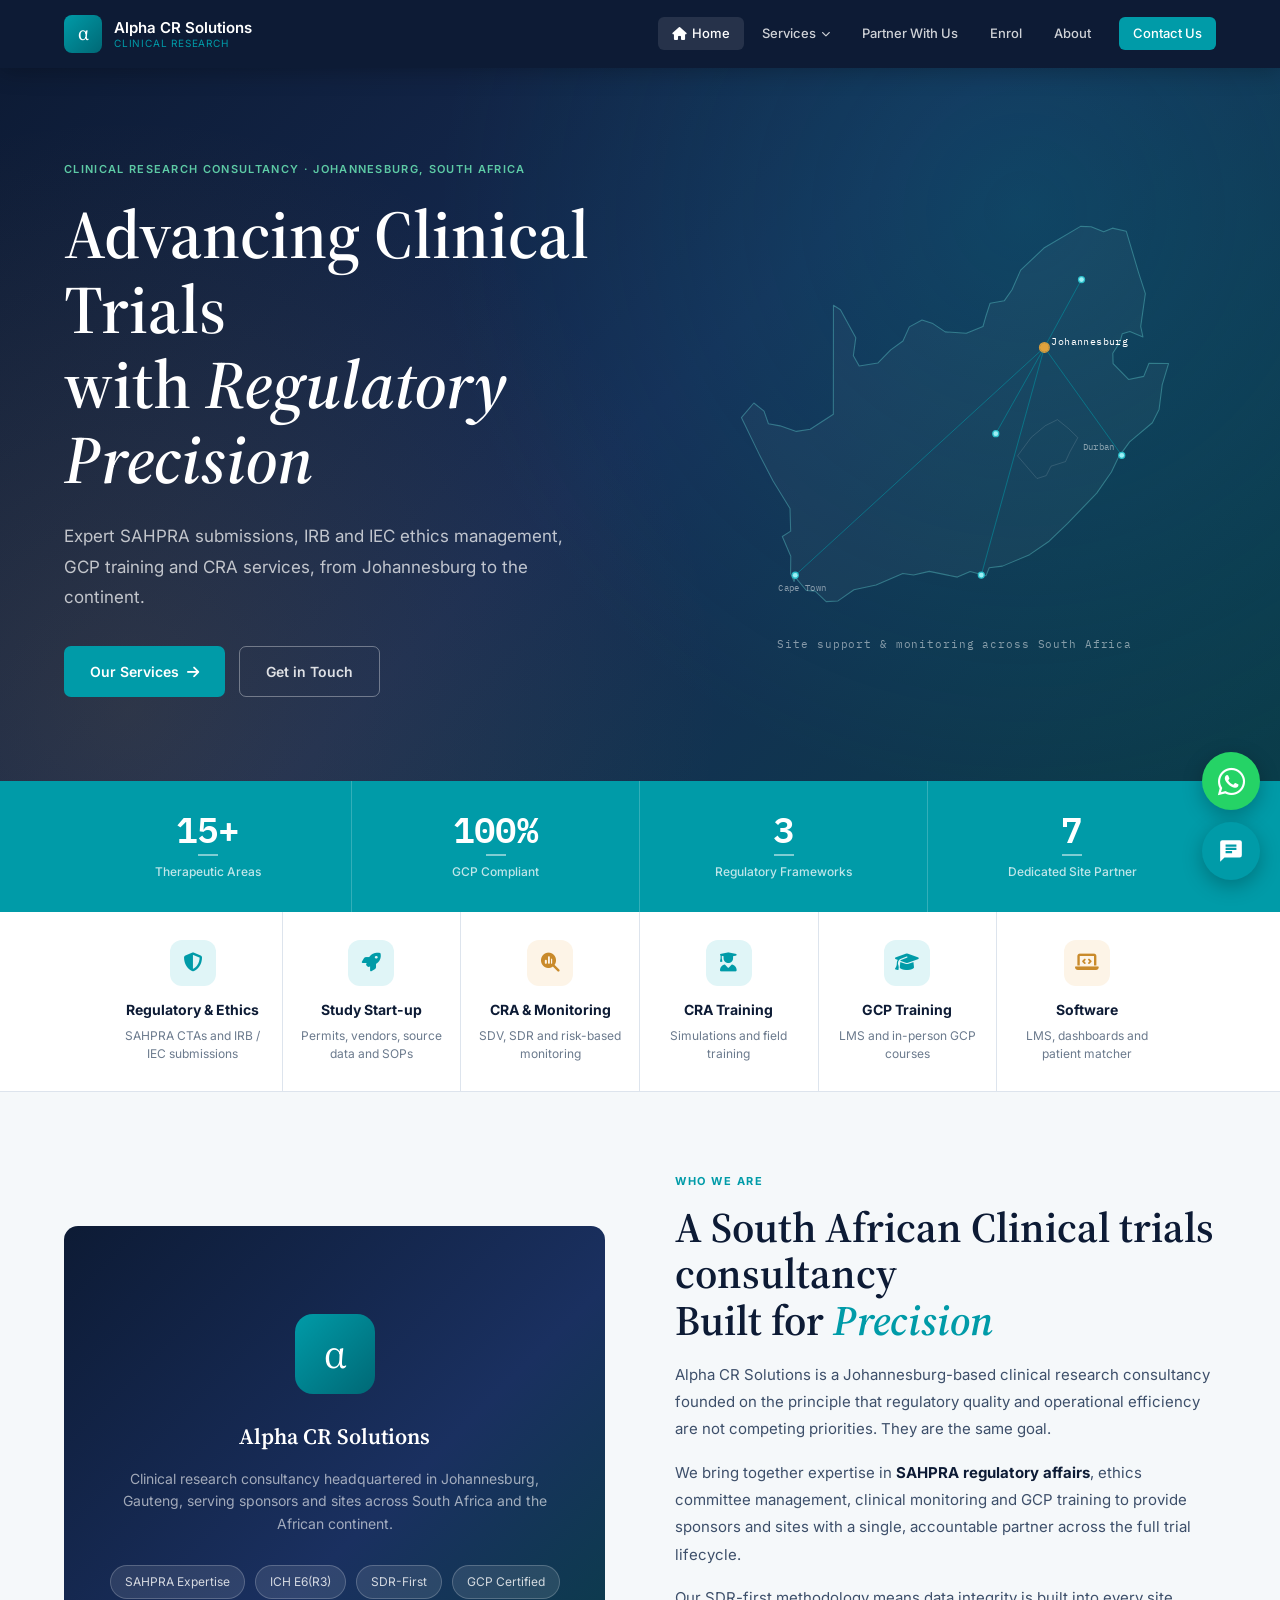
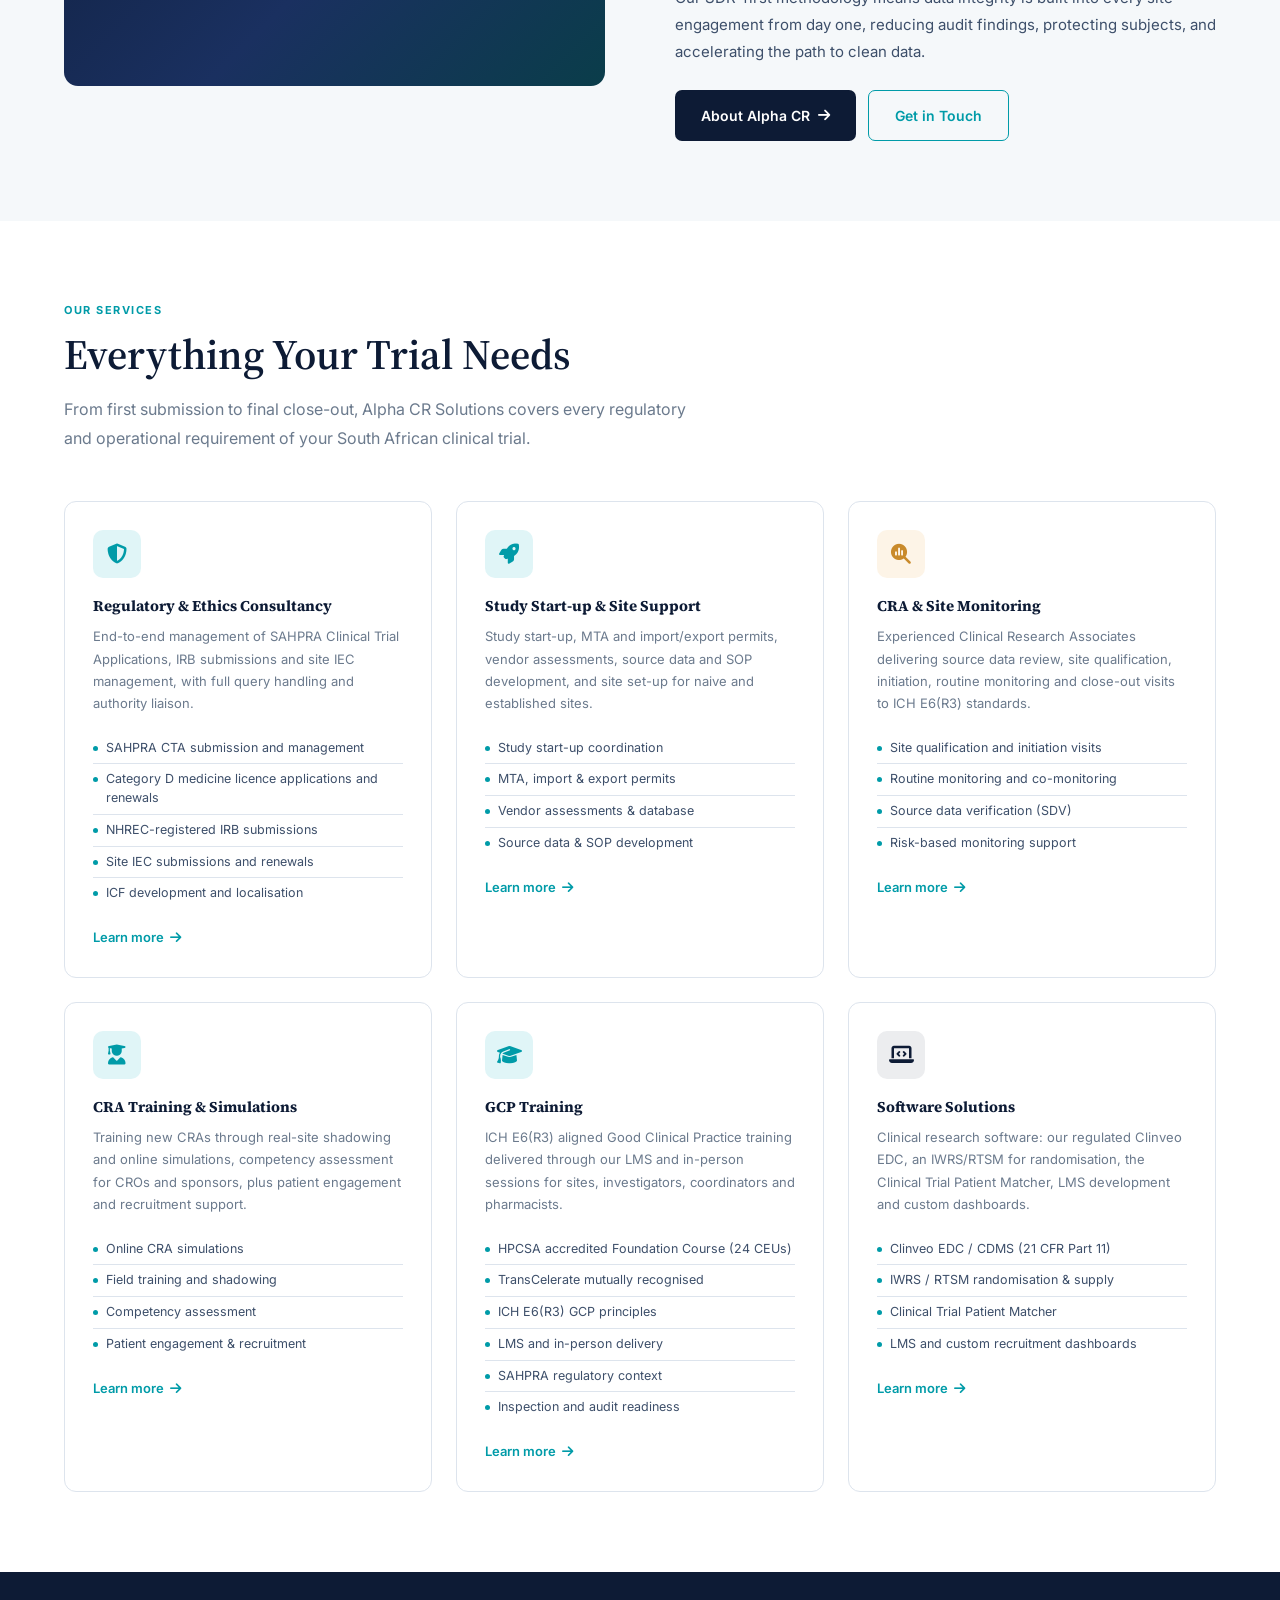
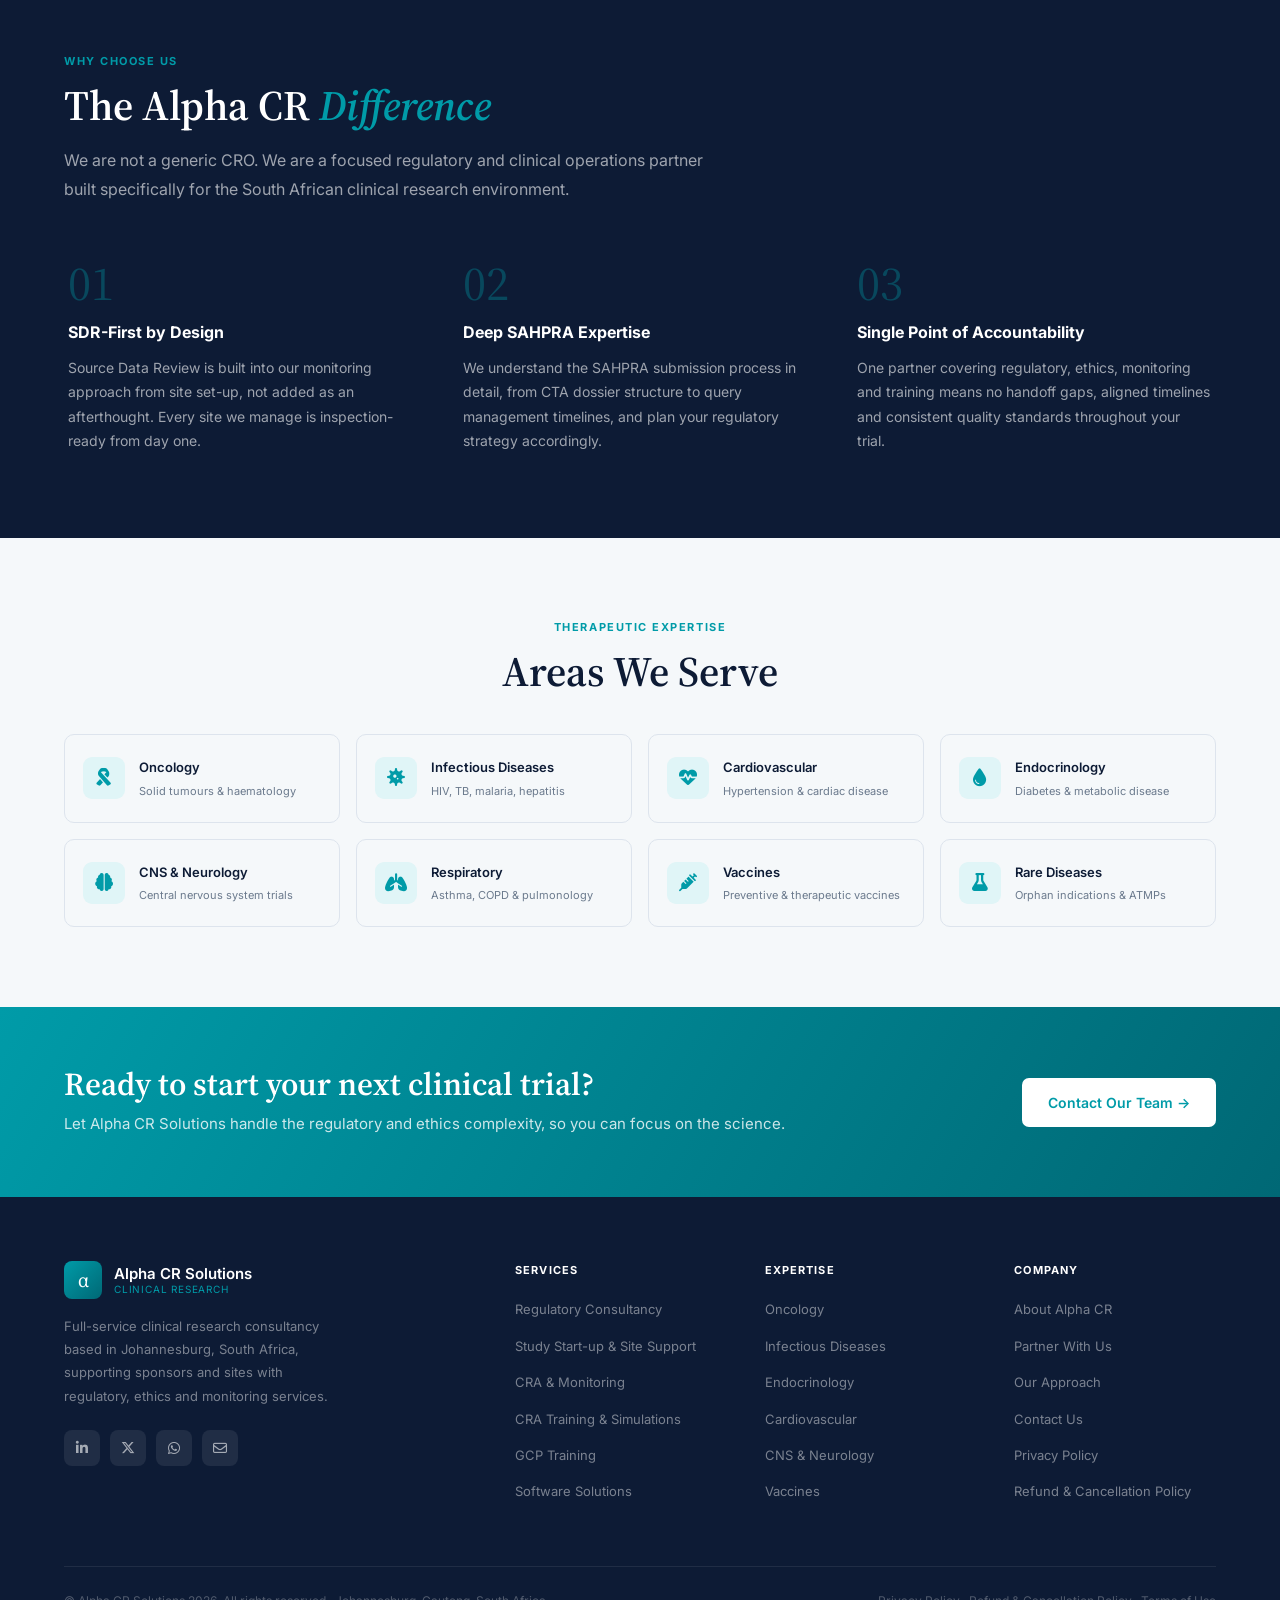
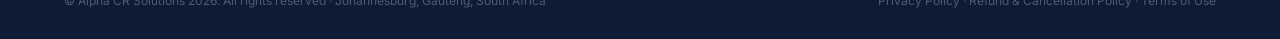
<file: index.html>
<!DOCTYPE html>
<html lang="en">
<head>
<meta charset="UTF-8">
<meta name="viewport" content="width=device-width, initial-scale=1.0">
<title>Alpha CR Solutions | Clinical Research Consultancy · Johannesburg</title>
<meta name="description" content="Alpha CR Solutions: Clinical research consultancy specialising in SAHPRA submissions, IRB/IEC ethics, GCP training and CRA services in South Africa.">
<link href="https://fonts.googleapis.com/css2?family=Source+Serif+4:ital,wght@0,400;0,600;0,700;1,400;1,600&family=Inter:wght@300;400;500;600;700&family=IBM+Plex+Mono:wght@400;500;600&display=swap" rel="stylesheet">
<link rel="stylesheet" href="https://cdnjs.cloudflare.com/ajax/libs/font-awesome/6.5.0/css/all.min.css">
<link rel="stylesheet" href="main.css?v=2">
<link rel="icon" href="favicon.svg" type="image/svg+xml">
<link rel="icon" type="image/png" sizes="32x32" href="favicon-32x32.png">
<link rel="icon" type="image/png" sizes="96x96" href="favicon-96x96.png">
<link rel="icon" type="image/png" sizes="16x16" href="favicon-16x16.png">
<link rel="apple-touch-icon" href="apple-touch-icon.png">
<style>
/* ── Homepage-specific ─────────────────────────────────── */
.hero-home {
  background: linear-gradient(135deg, var(--navy) 0%, #162c55 50%, #0a3d4a 100%);
  padding: 110px 5% 0; position: relative; overflow: hidden;
}
.hero-home::before {
  content: '';
  position: absolute; inset: 0;
  background-image:
    radial-gradient(circle at 80% 20%, rgba(0,155,168,.2) 0%, transparent 50%),
    radial-gradient(circle at 10% 90%, rgba(201,138,43,.14) 0%, transparent 45%);
}
.hero-home-inner {
  position: relative; z-index: 1;
  max-width: 1200px; margin: 0 auto; text-align: center;
}
.hero-home h1 { font-size: clamp(40px, 6vw, 68px); color: #fff; margin-bottom: 24px; max-width: 900px; margin-left: auto; margin-right: auto; }
.hero-home .hero-sub { font-size: 17px; max-width: 580px; margin: 0 auto 38px; }
.hero-home .hero-actions { justify-content: center; }
/* Hero: split copy + live South Africa network map */
.hero-home { padding: 92px 5% 84px; }
.hero-split { display: grid; grid-template-columns: 1.05fr .95fr; gap: 54px; align-items: center; text-align: left; }
.hero-copy .hero-breadcrumb { color: #5DCAA5; }
.hero-home .hero-actions { justify-content: flex-start; }
.hero-split .hero-sub { max-width: 520px; margin: 0 0 34px; }
.hero-split h1 { margin-left: 0; margin-right: 0; max-width: none; }

.hero-copy > * { opacity: 0; animation: hero-rise .6s cubic-bezier(.2,.7,.2,1) forwards; }
.hero-copy > *:nth-child(1) { animation-delay: .05s; }
.hero-copy > *:nth-child(2) { animation-delay: .16s; }
.hero-copy > *:nth-child(3) { animation-delay: .28s; }
.hero-copy > *:nth-child(4) { animation-delay: .40s; }
.hero-map { opacity: 0; animation: hero-fade .9s ease .5s forwards; }
@keyframes hero-rise { from { opacity: 0; transform: translateY(14px); } to { opacity: 1; transform: none; } }
@keyframes hero-fade { from { opacity: 0; transform: scale(.985); } to { opacity: 1; transform: none; } }

.za-map { width: 100%; max-width: 470px; height: auto; display: block; margin: 0 auto; overflow: visible; }
.za-land { fill: rgba(255,255,255,.035); stroke: rgba(95,202,203,.42); stroke-width: 1.1; stroke-linejoin: round; }
.za-lesotho { fill: none; stroke: rgba(255,255,255,.16); stroke-width: .8; }
.za-link { stroke: rgba(0,155,168,.55); stroke-width: 1; stroke-dasharray: 1; stroke-dashoffset: 1; animation: za-draw 1.1s ease forwards; }
.za-link.l1 { animation-delay: .70s; } .za-link.l2 { animation-delay: .85s; } .za-link.l3 { animation-delay: 1.0s; }
.za-link.l4 { animation-delay: 1.15s; } .za-link.l5 { animation-delay: 1.30s; }
.za-node { fill: #2FC4CE; }
.za-hub { fill: #E0A23C; }
.za-ping, .za-hub-ping { fill: none; transform-box: fill-box; transform-origin: center; }
.za-ping { stroke: rgba(47,196,206,.9); stroke-width: 1.1; animation: za-ping 2.6s ease-out infinite; }
.za-hub-ping { stroke: rgba(224,162,60,.95); stroke-width: 1.3; animation: za-ping 2.6s ease-out infinite; }
.za-pulse { fill: #9DF0F6; animation: za-travel 3.1s linear infinite; }
.za-label { font-family: var(--font-mono); font-size: 9px; fill: rgba(255,255,255,.5); letter-spacing: .04em; }
.za-label.hub { fill: #fff; font-size: 10px; }
.hero-map-cap { text-align: center; font-family: var(--font-mono); font-size: 11px; letter-spacing: .08em; color: rgba(255,255,255,.5); margin-top: 12px; }
@keyframes za-draw { to { stroke-dashoffset: 0; } }
@keyframes za-ping { 0% { transform: scale(1); opacity: .7; } 70% { opacity: 0; } 100% { transform: scale(2.6); opacity: 0; } }
@keyframes za-travel { 0% { transform: translate(0,0); opacity: 0; } 12% { opacity: 1; } 82% { opacity: 1; } 100% { transform: translate(var(--tx), var(--ty)); opacity: 0; } }

@media (max-width: 900px) {
  .hero-split { grid-template-columns: 1fr; gap: 30px; text-align: center; }
  .hero-home .hero-actions { justify-content: center; }
  .hero-split .hero-sub { margin: 0 auto 30px; }
  .hero-split h1 { margin-left: auto; margin-right: auto; }
  .za-map { max-width: 330px; }
}
@media (prefers-reduced-motion: reduce) {
  .hero-copy > *, .hero-map { animation: none; opacity: 1; transform: none; }
  .za-link { animation: none; stroke-dashoffset: 0; }
  .za-ping, .za-hub-ping, .za-pulse { display: none; }
}

/* Services overview strip */
.services-strip { background: var(--white); border-bottom: 1px solid var(--border); }
.services-strip-inner {
  max-width: 1200px; margin: 0 auto; padding: 0 5%;
  display: grid; grid-template-columns: repeat(6,1fr);
}
@media (max-width: 900px) { .services-strip-inner { grid-template-columns: repeat(3,1fr); } }
@media (max-width: 600px) { .services-strip-inner { grid-template-columns: repeat(2,1fr); } }
.strip-item {
  padding: 28px 14px; text-align: center;
  border-right: 1px solid var(--border);
  transition: background .2s;
  cursor: pointer;
}
.strip-item:last-child { border-right: none; }
.strip-item:hover { background: var(--off); }
.strip-item a { color: inherit; }
.strip-icon {
  width: 46px; height: 46px; border-radius: 12px; margin: 0 auto 12px;
  background: var(--teal-lt); color: var(--teal);
  display: flex; align-items: center; justify-content: center; font-size: 19px;
}
.strip-icon.gold { background: var(--gold-lt); color: var(--gold); }
.strip-item h4 { font-size: 14px; font-weight: 700; color: var(--navy); margin-bottom: 6px; }
.strip-item p  { font-size: 12px; color: var(--gray); line-height: 1.5; }

/* About preview */
.about-grid {
  display: grid; grid-template-columns: 1fr 1fr; gap: 70px; align-items: center;
}
.about-visual {
  border-radius: 14px; overflow: hidden;
  background: linear-gradient(135deg, var(--navy) 0%, #1a3060 60%, #0a3d4a 100%);
  height: 460px; display: flex; flex-direction: column;
  align-items: center; justify-content: center; gap: 20px; padding: 40px;
}
.about-visual-logo {
  width: 80px; height: 80px; border-radius: 18px;
  background: linear-gradient(135deg, var(--teal), var(--teal-dk));
  display: flex; align-items: center; justify-content: center;
  font-family: var(--font-serif); font-size: 42px; color: #fff;
  margin-bottom: 10px;
}
.about-visual h3 { font-size: 22px; color: #fff; text-align: center; }
.about-visual p  { font-size: 14px; color: rgba(255,255,255,.6); text-align: center; line-height: 1.6; }
.about-visual-badges { display: flex; gap: 10px; flex-wrap: wrap; justify-content: center; margin-top: 10px; }
.about-visual-badge {
  background: rgba(255,255,255,.1); border: 1px solid rgba(255,255,255,.2);
  border-radius: 20px; padding: 6px 14px; font-size: 12px; color: rgba(255,255,255,.8);
}
.about-body .section-title { margin-top: 14px; }
.about-body p { font-size: 15px; color: #3d4f6a; line-height: 1.82; margin-bottom: 16px; }
.about-body strong { color: var(--navy); }
</style>
</head>
<body>

<!-- NAV -->
<nav class="site-nav">
  <a href="index.html" class="nav-logo">
    <div class="nav-logo-mark">α</div>
    <div class="nav-logo-text">Alpha CR Solutions<span>Clinical Research</span></div>
  </a>
  <ul class="nav-menu">
    <li class="active"><a href="index.html"><i class="fa-solid fa-house"></i> Home</a></li>
    <li>
      <a href="#">Services <i class="fa-solid fa-chevron-down"></i></a>
      <ul class="nav-dropdown">
        <li><a href="regulatory-consultancy.html"><i class="fa-solid fa-shield-halved"></i>Regulatory Consultancy</a></li>
        <li><a href="study-startup.html"><i class="fa-solid fa-rocket"></i>Study Start-up &amp; Site Support</a></li>
        <li><a href="cra-monitoring.html"><i class="fa-solid fa-magnifying-glass-chart"></i>CRA &amp; Monitoring</a></li>
        <li><a href="cra-training.html"><i class="fa-solid fa-user-graduate"></i>CRA Training &amp; Simulations</a></li>
        <li><a href="gcp-training.html"><i class="fa-solid fa-graduation-cap"></i>GCP Training</a></li>
        <li><a href="software.html"><i class="fa-solid fa-laptop-code"></i>Software Solutions</a></li>
      </ul>
    </li>
    <li><a href="partner-with-us.html">Partner With Us</a></li>
    <li><a href="enrolment.html">Enrol</a></li>
    <li><a href="about.html">About</a></li>
    <li><a href="contact.html" class="nav-cta">Contact Us</a></li>
  </ul>
  <button class="nav-hamburger" id="nav-burger" aria-label="Menu">
    <span></span><span></span><span></span>
  </button>
</nav>
<nav class="nav-mobile" id="nav-mobile">
  <a href="index.html">Home</a>
  <span class="mob-section">Services</span>
  <a href="regulatory-consultancy.html"><i class="fa-solid fa-shield-halved" style="width:18px;color:var(--teal);margin-right:4px;"></i> Regulatory Consultancy</a>
  <a href="study-startup.html"><i class="fa-solid fa-rocket" style="width:18px;color:var(--teal);margin-right:4px;"></i> Study Start-up &amp; Site Support</a>
  <a href="cra-monitoring.html"><i class="fa-solid fa-magnifying-glass-chart" style="width:18px;color:var(--teal);margin-right:4px;"></i> CRA &amp; Monitoring</a>
  <a href="cra-training.html"><i class="fa-solid fa-user-graduate" style="width:18px;color:var(--teal);margin-right:4px;"></i> CRA Training &amp; Simulations</a>
  <a href="gcp-training.html"><i class="fa-solid fa-graduation-cap" style="width:18px;color:var(--teal);margin-right:4px;"></i> GCP Training</a>
  <a href="software.html"><i class="fa-solid fa-laptop-code" style="width:18px;color:var(--teal);margin-right:4px;"></i> Software Solutions</a>
  <a href="partner-with-us.html">Partner With Us</a>
  <a href="enrolment.html">Enrol</a>
  <span class="mob-section">Company</span>
  <a href="about.html">About Us</a>
  <a href="contact.html" class="mob-cta">Contact Us</a>
</nav>

<!-- HERO -->
<section class="hero-home">
  <div class="hero-home-inner hero-split">
    <div class="hero-copy">
      <p class="hero-breadcrumb">Clinical Research Consultancy · Johannesburg, South Africa</p>
      <h1>Advancing Clinical Trials<br>with <em>Regulatory Precision</em></h1>
      <p class="hero-sub">Expert SAHPRA submissions, IRB and IEC ethics management, GCP training and CRA services, from Johannesburg to the continent.</p>
      <div class="hero-actions">
        <a href="#services" class="btn btn-primary">Our Services <i class="fa-solid fa-arrow-right"></i></a>
        <a href="contact.html" class="btn btn-ghost">Get in Touch</a>
      </div>
    </div>
    <div class="hero-map">
      <svg class="za-map" viewBox="0 0 483.5 430" role="img" aria-label="Map of South Africa showing clinical sites connected to the Johannesburg headquarters">
        <path class="za-land" d="M426.6 239.3L421.4 243.7L410.1 259.1L402.7 274.7L387.6 296.4L357.4 327.7L338.6 345.9L318.5 359.7L290.6 371.5L277.0 373.1L273.6 381.5L257.4 377.0L244.2 382.8L215.3 376.9L199.1 380.6L188.1 379.0L160.6 391.0L137.8 395.8L121.4 407.3L109.2 408.0L97.9 397.2L88.9 396.6L77.5 383.1L76.2 387.3L72.6 379.1L72.8 361.4L64.1 341.0L72.7 335.5L72.0 312.2L54.6 283.9L41.2 258.2L41.1 258.1L22.0 218.7L34.8 203.7L45.3 212.0L49.8 225.0L61.8 227.2L78.5 232.9L92.8 230.7L116.6 215.2L116.7 103.2L123.9 107.7L139.7 136.5L137.2 155.0L143.2 165.7L162.3 162.6L175.6 149.0L188.2 139.9L194.8 125.4L207.8 118.4L219.0 122.0L231.7 130.5L253.4 132.0L270.5 125.0L273.2 115.5L277.9 101.0L292.4 98.6L300.4 87.2L309.3 67.0L333.2 44.3L370.9 22.0L381.8 22.3L394.7 27.5L403.7 23.8L417.9 26.9L430.6 69.5L437.6 91.1L432.8 124.9L435.1 135.8L421.6 130.2L413.9 132.4L411.4 141.2L404.1 152.6L404.4 163.1L420.3 179.5L435.9 176.3L441.3 162.8L461.5 163.0L454.9 185.1L451.7 210.3L444.8 224.0L426.6 239.3Z"/>
        <path class="za-lesotho" d="M358.8 230.2L347.2 220.8L334.7 227.0L320.3 238.9L306.1 258.1L326.1 281.4L335.6 278.4L340.5 268.7L355.4 264.0L359.9 254.1L368.1 239.3L358.8 230.2Z"/>
        <line class="za-link l1" pathLength="1" x1="333.7" y1="146.5" x2="77.4"  y2="380.9"/>
        <line class="za-link l2" pathLength="1" x1="333.7" y1="146.5" x2="413.3" y2="257.5"/>
        <line class="za-link l3" pathLength="1" x1="333.7" y1="146.5" x2="268.8" y2="380.7"/>
        <line class="za-link l4" pathLength="1" x1="333.7" y1="146.5" x2="283.7" y2="235.2"/>
        <line class="za-link l5" pathLength="1" x1="333.7" y1="146.5" x2="371.9" y2="76.7"/>
        <circle class="za-node" cx="77.4"  cy="380.9" r="3.2"/>
        <circle class="za-node" cx="413.3" cy="257.5" r="3.2"/>
        <circle class="za-node" cx="268.8" cy="380.7" r="3.2"/>
        <circle class="za-node" cx="283.7" cy="235.2" r="3.2"/>
        <circle class="za-node" cx="371.9" cy="76.7"  r="3.2"/>
        <circle class="za-ping" cx="77.4"  cy="380.9" r="3.2" style="animation-delay:.2s"/>
        <circle class="za-ping" cx="413.3" cy="257.5" r="3.2" style="animation-delay:1.0s"/>
        <circle class="za-ping" cx="268.8" cy="380.7" r="3.2" style="animation-delay:1.7s"/>
        <circle class="za-ping" cx="283.7" cy="235.2" r="3.2" style="animation-delay:.7s"/>
        <circle class="za-ping" cx="371.9" cy="76.7"  r="3.2" style="animation-delay:1.4s"/>
        <circle class="za-pulse" cx="77.4"  cy="380.9" r="2.4" style="--tx:256.3px;--ty:-234.4px;animation-delay:.4s"/>
        <circle class="za-pulse" cx="413.3" cy="257.5" r="2.4" style="--tx:-79.6px;--ty:-111.0px;animation-delay:1.6s"/>
        <circle class="za-pulse" cx="268.8" cy="380.7" r="2.4" style="--tx:64.9px;--ty:-234.2px;animation-delay:2.4s"/>
        <circle class="za-pulse" cx="283.7" cy="235.2" r="2.4" style="--tx:50.0px;--ty:-88.7px;animation-delay:1.0s"/>
        <circle class="za-pulse" cx="371.9" cy="76.7"  r="2.4" style="--tx:-38.2px;--ty:69.8px;animation-delay:2.0s"/>
        <circle class="za-hub-ping" cx="333.7" cy="146.5" r="5"/>
        <circle class="za-hub" cx="333.7" cy="146.5" r="4.6"/>
        <text class="za-label hub" x="341" y="144">Johannesburg</text>
        <text class="za-label" x="60" y="397">Cape Town</text>
        <text class="za-label" x="406" y="252" text-anchor="end">Durban</text>
      </svg>
      <p class="hero-map-cap">Site support &amp; monitoring across South Africa</p>
    </div>
  </div>
</section>

<!-- STATS STRIP -->
<div class="stats-strip">
  <div class="stats-strip-inner">
    <div class="stat-item">
      <div class="stat-num"><span class="count-up" data-target="15" data-suffix="+">0+</span></div>
      <div class="stat-label">Therapeutic Areas</div>
    </div>
    <div class="stat-item">
      <div class="stat-num"><span class="count-up" data-target="100" data-suffix="%">0%</span></div>
      <div class="stat-label">GCP Compliant</div>
    </div>
    <div class="stat-item">
      <div class="stat-num"><span class="count-up" data-target="3" data-suffix="">0</span></div>
      <div class="stat-label">Regulatory Frameworks</div>
    </div>
    <div class="stat-item">
      <div class="stat-num"><span class="count-up" data-target="7" data-suffix="">0</span></div>
      <div class="stat-label">Dedicated Site Partner</div>
    </div>
  </div>
</div>

<!-- SERVICES STRIP -->
<div class="services-strip">
  <div class="services-strip-inner">
    <div class="strip-item"><a href="regulatory-consultancy.html">
      <div class="strip-icon"><i class="fa-solid fa-shield-halved"></i></div>
      <h4>Regulatory &amp; Ethics</h4>
      <p>SAHPRA CTAs and IRB / IEC submissions</p>
    </a></div>
    <div class="strip-item"><a href="study-startup.html">
      <div class="strip-icon"><i class="fa-solid fa-rocket"></i></div>
      <h4>Study Start-up</h4>
      <p>Permits, vendors, source data and SOPs</p>
    </a></div>
    <div class="strip-item"><a href="cra-monitoring.html">
      <div class="strip-icon gold"><i class="fa-solid fa-magnifying-glass-chart"></i></div>
      <h4>CRA &amp; Monitoring</h4>
      <p>SDV, SDR and risk-based monitoring</p>
    </a></div>
    <div class="strip-item"><a href="cra-training.html">
      <div class="strip-icon"><i class="fa-solid fa-user-graduate"></i></div>
      <h4>CRA Training</h4>
      <p>Simulations and field training</p>
    </a></div>
    <div class="strip-item"><a href="gcp-training.html">
      <div class="strip-icon"><i class="fa-solid fa-graduation-cap"></i></div>
      <h4>GCP Training</h4>
      <p>LMS and in-person GCP courses</p>
    </a></div>
    <div class="strip-item"><a href="software.html">
      <div class="strip-icon gold"><i class="fa-solid fa-laptop-code"></i></div>
      <h4>Software</h4>
      <p>LMS, dashboards and patient matcher</p>
    </a></div>
  </div>
</div>

<!-- ABOUT PREVIEW -->
<section class="bg-off">
  <div class="section-inner">
    <div class="about-grid">
      <div class="about-visual">
        <div class="about-visual-logo">α</div>
        <h3>Alpha CR Solutions</h3>
        <p>Clinical research consultancy headquartered in Johannesburg, Gauteng, serving sponsors and sites across South Africa and the African continent.</p>
        <div class="about-visual-badges">
          <span class="about-visual-badge">SAHPRA Expertise</span>
          <span class="about-visual-badge">ICH E6(R3)</span>
          <span class="about-visual-badge">SDR-First</span>
          <span class="about-visual-badge">GCP Certified</span>
        </div>
      </div>
      <div class="about-body">
        <span class="section-label">Who We Are</span>
        <h2 class="section-title">A South African Clinical trials consultancy<br>Built for <em>Precision</em></h2>
        <p>Alpha CR Solutions is a Johannesburg-based clinical research consultancy founded on the principle that regulatory quality and operational efficiency are not competing priorities. They are the same goal.</p>
        <p>We bring together expertise in <strong>SAHPRA regulatory affairs</strong>, ethics committee management, clinical monitoring and GCP training to provide sponsors and sites with a single, accountable partner across the full trial lifecycle.</p>
        <p>Our SDR-first methodology means data integrity is built into every site engagement from day one, reducing audit findings, protecting subjects, and accelerating the path to clean data.</p>
        <div style="display:flex;gap:12px;margin-top:24px;flex-wrap:wrap;">
          <a href="about.html" class="btn btn-navy">About Alpha CR <i class="fa-solid fa-arrow-right"></i></a>
          <a href="contact.html" class="btn btn-outline">Get in Touch</a>
        </div>
      </div>
    </div>
  </div>
</section>

<!-- SERVICES DETAIL -->
<section class="bg-white" id="services">
  <div class="section-inner">
    <span class="section-label">Our Services</span>
    <h2 class="section-title">Everything Your Trial Needs</h2>
    <p class="section-lead">From first submission to final close-out, Alpha CR Solutions covers every regulatory and operational requirement of your South African clinical trial.</p>
    <div class="cards-grid-3">
      <div class="service-card">
        <div class="card-icon"><i class="fa-solid fa-shield-halved"></i></div>
        <h3>Regulatory &amp; Ethics Consultancy</h3>
        <p>End-to-end management of SAHPRA Clinical Trial Applications, IRB submissions and site IEC management, with full query handling and authority liaison.</p>
        <ul class="service-list">
          <li>SAHPRA CTA submission and management</li>
          <li>Category D medicine licence applications and renewals</li>
          <li>NHREC-registered IRB submissions</li>
          <li>Site IEC submissions and renewals</li>
          <li>ICF development and localisation</li>
        </ul>
        <a href="regulatory-consultancy.html" class="card-link">Learn more <i class="fa-solid fa-arrow-right"></i></a>
      </div>
      <div class="service-card">
        <div class="card-icon"><i class="fa-solid fa-rocket"></i></div>
        <h3>Study Start-up &amp; Site Support</h3>
        <p>Study start-up, MTA and import/export permits, vendor assessments, source data and SOP development, and site set-up for naive and established sites.</p>
        <ul class="service-list">
          <li>Study start-up coordination</li>
          <li>MTA, import &amp; export permits</li>
          <li>Vendor assessments &amp; database</li>
          <li>Source data &amp; SOP development</li>
        </ul>
        <a href="study-startup.html" class="card-link">Learn more <i class="fa-solid fa-arrow-right"></i></a>
      </div>
      <div class="service-card">
        <div class="card-icon gold"><i class="fa-solid fa-magnifying-glass-chart"></i></div>
        <h3>CRA &amp; Site Monitoring</h3>
        <p>Experienced Clinical Research Associates delivering source data review, site qualification, initiation, routine monitoring and close-out visits to ICH E6(R3) standards.</p>
        <ul class="service-list">
          <li>Site qualification and initiation visits</li>
          <li>Routine monitoring and co-monitoring</li>
          <li>Source data verification (SDV)</li>
          <li>Risk-based monitoring support</li>
        </ul>
        <a href="cra-monitoring.html" class="card-link">Learn more <i class="fa-solid fa-arrow-right"></i></a>
      </div>
      <div class="service-card">
        <div class="card-icon"><i class="fa-solid fa-user-graduate"></i></div>
        <h3>CRA Training &amp; Simulations</h3>
        <p>Training new CRAs through real-site shadowing and online simulations, competency assessment for CROs and sponsors, plus patient engagement and recruitment support.</p>
        <ul class="service-list">
          <li>Online CRA simulations</li>
          <li>Field training and shadowing</li>
          <li>Competency assessment</li>
          <li>Patient engagement &amp; recruitment</li>
        </ul>
        <a href="cra-training.html" class="card-link">Learn more <i class="fa-solid fa-arrow-right"></i></a>
      </div>
      <div class="service-card">
        <div class="card-icon"><i class="fa-solid fa-graduation-cap"></i></div>
        <h3>GCP Training</h3>
        <p>ICH E6(R3) aligned Good Clinical Practice training delivered through our LMS and in-person sessions for sites, investigators, coordinators and pharmacists.</p>
        <ul class="service-list">
          <li>HPCSA accredited Foundation Course (24 CEUs)</li>
          <li>TransCelerate mutually recognised</li>
          <li>ICH E6(R3) GCP principles</li>
          <li>LMS and in-person delivery</li>
          <li>SAHPRA regulatory context</li>
          <li>Inspection and audit readiness</li>
        </ul>
        <a href="gcp-training.html" class="card-link">Learn more <i class="fa-solid fa-arrow-right"></i></a>
      </div>
      <div class="service-card">
        <div class="card-icon" style="background:rgba(13,27,53,.08);color:var(--navy);"><i class="fa-solid fa-laptop-code"></i></div>
        <h3>Software Solutions</h3>
        <p>Clinical research software: our regulated Clinveo EDC, an IWRS/RTSM for randomisation, the Clinical Trial Patient Matcher, LMS development and custom dashboards.</p>
        <ul class="service-list">
          <li>Clinveo EDC / CDMS (21 CFR Part 11)</li>
          <li>IWRS / RTSM randomisation &amp; supply</li>
          <li>Clinical Trial Patient Matcher</li>
          <li>LMS and custom recruitment dashboards</li>
        </ul>
        <a href="software.html" class="card-link">Learn more <i class="fa-solid fa-arrow-right"></i></a>
      </div>
    </div>
  </div>
</section>

<!-- WHY ALPHA CR -->
<section class="bg-navy">
  <div class="section-inner">
    <span class="section-label">Why Choose Us</span>
    <h2 class="section-title" style="color:#fff;">The Alpha CR <em>Difference</em></h2>
    <p class="section-lead" style="color:rgba(255,255,255,.6);">We are not a generic CRO. We are a focused regulatory and clinical operations partner built specifically for the South African clinical research environment.</p>
    <div class="feature-grid" style="margin-top:52px;">
      <div class="feature-block">
        <div class="feature-num">01</div>
        <h4 style="color:#fff;">SDR-First by Design</h4>
        <p style="color:rgba(255,255,255,.6);">Source Data Review is built into our monitoring approach from site set-up, not added as an afterthought. Every site we manage is inspection-ready from day one.</p>
      </div>
      <div class="feature-block">
        <div class="feature-num">02</div>
        <h4 style="color:#fff;">Deep SAHPRA Expertise</h4>
        <p style="color:rgba(255,255,255,.6);">We understand the SAHPRA submission process in detail, from CTA dossier structure to query management timelines, and plan your regulatory strategy accordingly.</p>
      </div>
      <div class="feature-block">
        <div class="feature-num">03</div>
        <h4 style="color:#fff;">Single Point of Accountability</h4>
        <p style="color:rgba(255,255,255,.6);">One partner covering regulatory, ethics, monitoring and training means no handoff gaps, aligned timelines and consistent quality standards throughout your trial.</p>
      </div>
    </div>
  </div>
</section>

<!-- THERAPEUTIC AREAS -->
<section class="bg-off">
  <div class="section-inner">
    <span class="section-label section-centered" style="display:block;">Therapeutic Expertise</span>
    <h2 class="section-title section-centered">Areas We Serve</h2>
    <div class="ta-grid">
      <div class="ta-card"><div class="ta-icon"><i class="fa-solid fa-ribbon"></i></div><div><h4>Oncology</h4><p>Solid tumours &amp; haematology</p></div></div>
      <div class="ta-card"><div class="ta-icon"><i class="fa-solid fa-virus"></i></div><div><h4>Infectious Diseases</h4><p>HIV, TB, malaria, hepatitis</p></div></div>
      <div class="ta-card"><div class="ta-icon"><i class="fa-solid fa-heart-pulse"></i></div><div><h4>Cardiovascular</h4><p>Hypertension &amp; cardiac disease</p></div></div>
      <div class="ta-card"><div class="ta-icon"><i class="fa-solid fa-droplet"></i></div><div><h4>Endocrinology</h4><p>Diabetes &amp; metabolic disease</p></div></div>
      <div class="ta-card"><div class="ta-icon"><i class="fa-solid fa-brain"></i></div><div><h4>CNS &amp; Neurology</h4><p>Central nervous system trials</p></div></div>
      <div class="ta-card"><div class="ta-icon"><i class="fa-solid fa-lungs"></i></div><div><h4>Respiratory</h4><p>Asthma, COPD &amp; pulmonology</p></div></div>
      <div class="ta-card"><div class="ta-icon"><i class="fa-solid fa-syringe"></i></div><div><h4>Vaccines</h4><p>Preventive &amp; therapeutic vaccines</p></div></div>
      <div class="ta-card"><div class="ta-icon"><i class="fa-solid fa-flask"></i></div><div><h4>Rare Diseases</h4><p>Orphan indications &amp; ATMPs</p></div></div>
    </div>
  </div>
</section>

<!-- CTA -->
<section class="cta-banner">
  <div class="cta-banner-inner">
    <div class="cta-text">
      <h2>Ready to start your next clinical trial?</h2>
      <p>Let Alpha CR Solutions handle the regulatory and ethics complexity, so you can focus on the science.</p>
    </div>
    <a href="contact.html" class="btn btn-white">Contact Our Team →</a>
  </div>
</section>

<!-- FOOTER -->
<footer class="site-footer">
  <div class="footer-grid">
    <div class="footer-brand">
      <a href="index.html" class="nav-logo" style="margin-bottom:4px;">
        <div class="nav-logo-mark">α</div>
        <div class="nav-logo-text" style="color:#fff;">Alpha CR Solutions<span>Clinical Research</span></div>
      </a>
      <p>Full-service clinical research consultancy based in Johannesburg, South Africa, supporting sponsors and sites with regulatory, ethics and monitoring services.</p>
      <div class="social-links">
        <a href="https://www.linkedin.com/company/alpha-cr-solutions/" aria-label="LinkedIn" target="_blank" rel="noopener"><i class="fa-brands fa-linkedin-in"></i></a>
        <a href="https://x.com/acrsoln" target="_blank" rel="noopener" aria-label="X / Twitter"><i class="fa-brands fa-x-twitter"></i></a>
        <a href="https://wa.me/27608837967" target="_blank" rel="noopener" aria-label="WhatsApp"><i class="fa-brands fa-whatsapp"></i></a>
        <a href="mailto:enquiries@alphacrsolutions.co.za" aria-label="Email"><i class="fa-regular fa-envelope"></i></a>
      </div>
    </div>
    <div class="footer-col">
      <h4>Services</h4>
      <ul>
        <li><a href="regulatory-consultancy.html">Regulatory Consultancy</a></li>
        <li><a href="study-startup.html">Study Start-up &amp; Site Support</a></li>
        <li><a href="cra-monitoring.html">CRA &amp; Monitoring</a></li>
        <li><a href="cra-training.html">CRA Training &amp; Simulations</a></li>
        <li><a href="gcp-training.html">GCP Training</a></li>
        <li><a href="software.html">Software Solutions</a></li>
      </ul>
    </div>
    <div class="footer-col">
      <h4>Expertise</h4>
      <ul>
        <li><a href="#">Oncology</a></li>
        <li><a href="#">Infectious Diseases</a></li>
        <li><a href="#">Endocrinology</a></li>
        <li><a href="#">Cardiovascular</a></li>
        <li><a href="#">CNS &amp; Neurology</a></li>
        <li><a href="#">Vaccines</a></li>
      </ul>
    </div>
    <div class="footer-col">
      <h4>Company</h4>
      <ul>
        <li><a href="about.html">About Alpha CR</a></li>
      <li><a href="partner-with-us.html">Partner With Us</a></li>
        <li><a href="about.html#approach">Our Approach</a></li>
        <li><a href="contact.html">Contact Us</a></li>
        <li><a href="privacy-policy.html">Privacy Policy</a></li>
      <li><a href="refund-and-cancellation-policy.html">Refund &amp; Cancellation Policy</a></li>
      </ul>
    </div>
  </div>
  <div class="footer-bottom">
    <span>© Alpha CR Solutions 2026. All rights reserved · Johannesburg, Gauteng, South Africa</span>
    <span><a href="privacy-policy.html">Privacy Policy</a> · <a href="refund-and-cancellation-policy.html">Refund &amp; Cancellation Policy</a> · <a href="terms-of-use.html">Terms of Use</a></span>
  </div>
</footer>

<script src="main.js?v=2"></script>
<script src="chat-widget.js?v=4" defer></script>
</body>
</html>
</file>
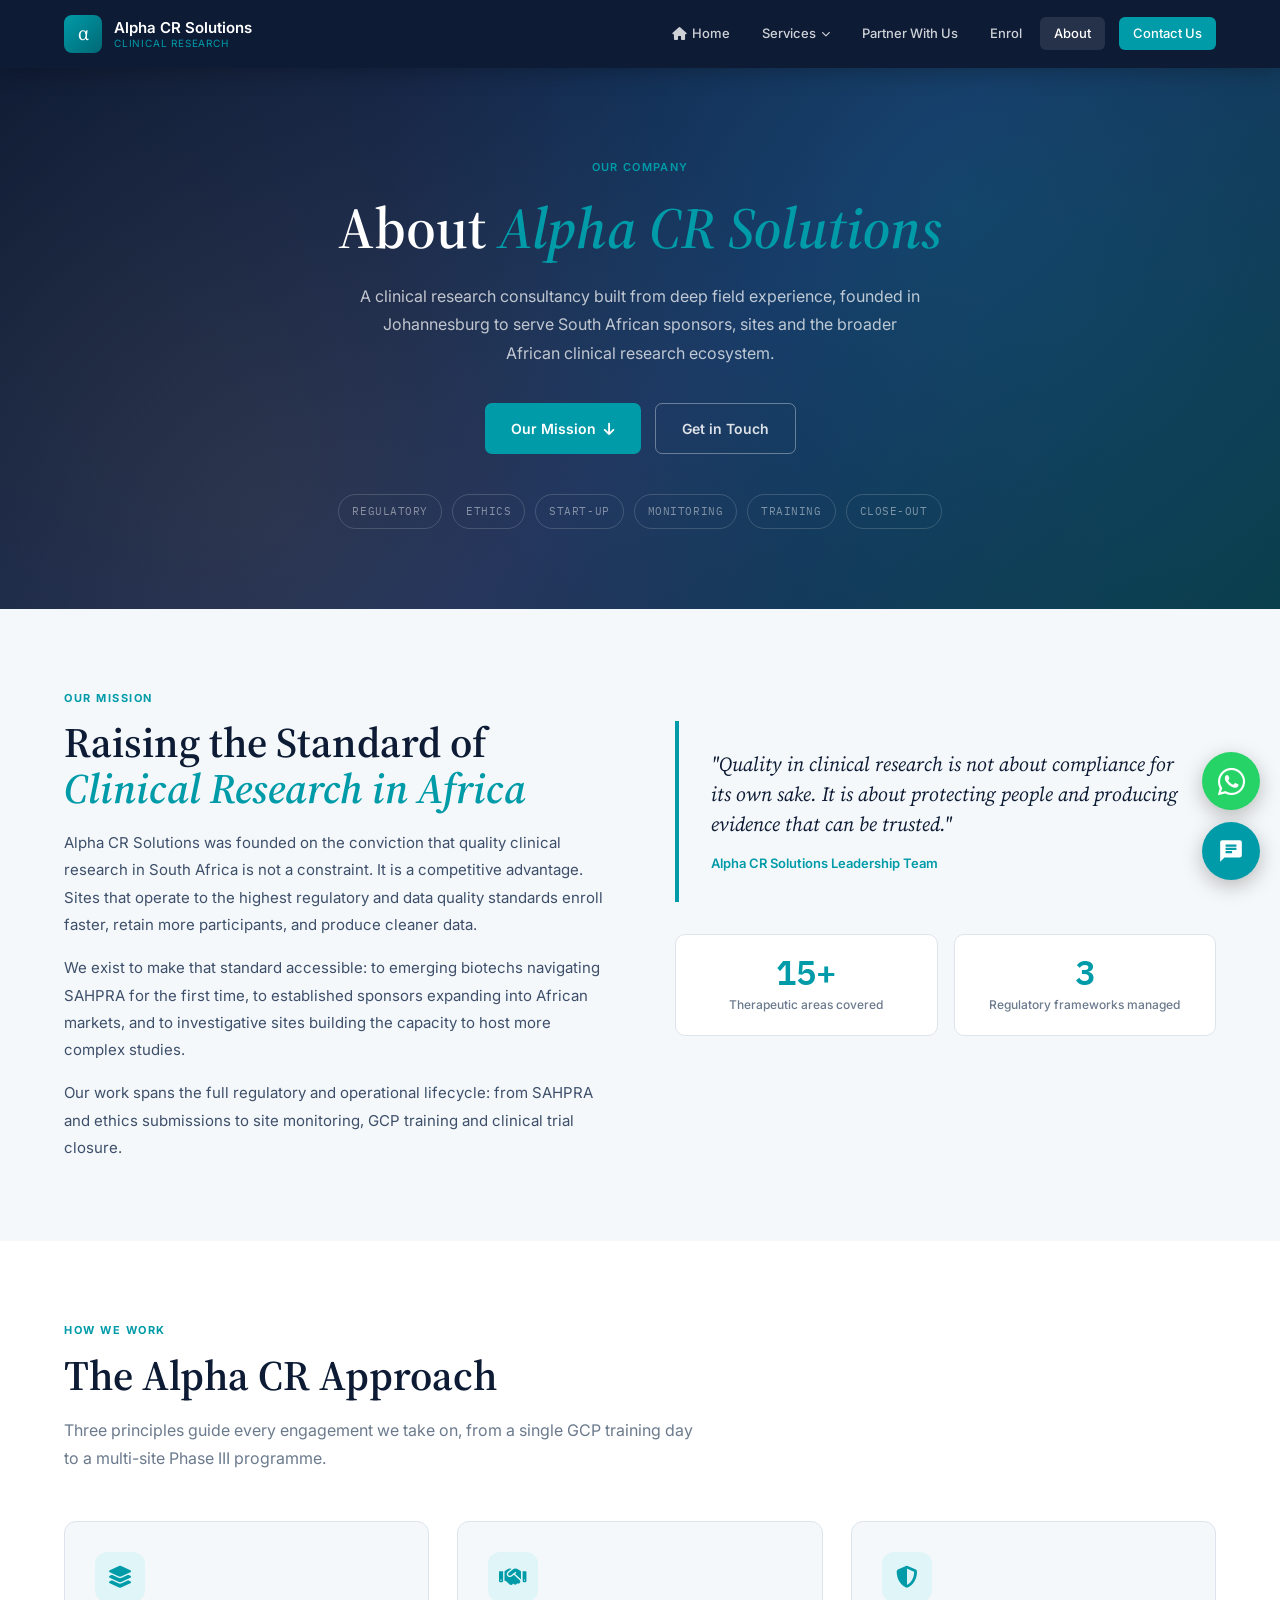
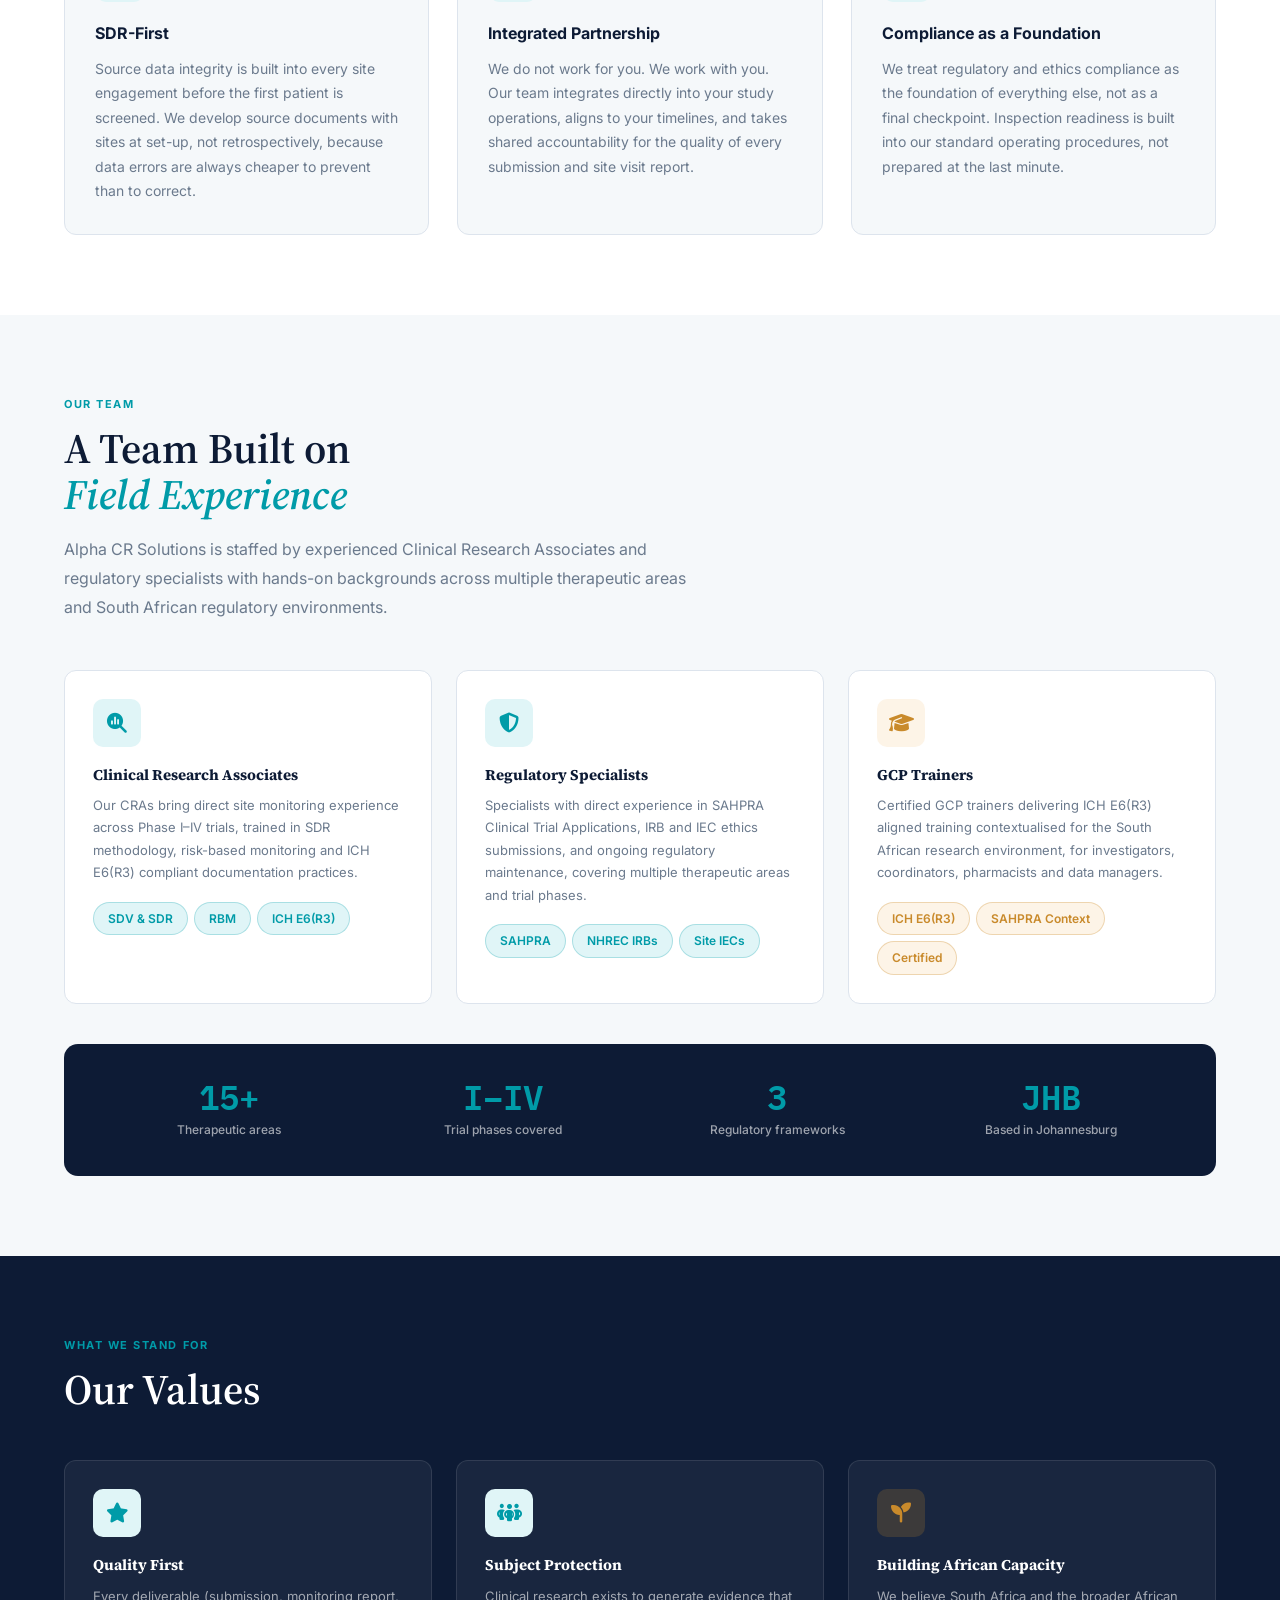
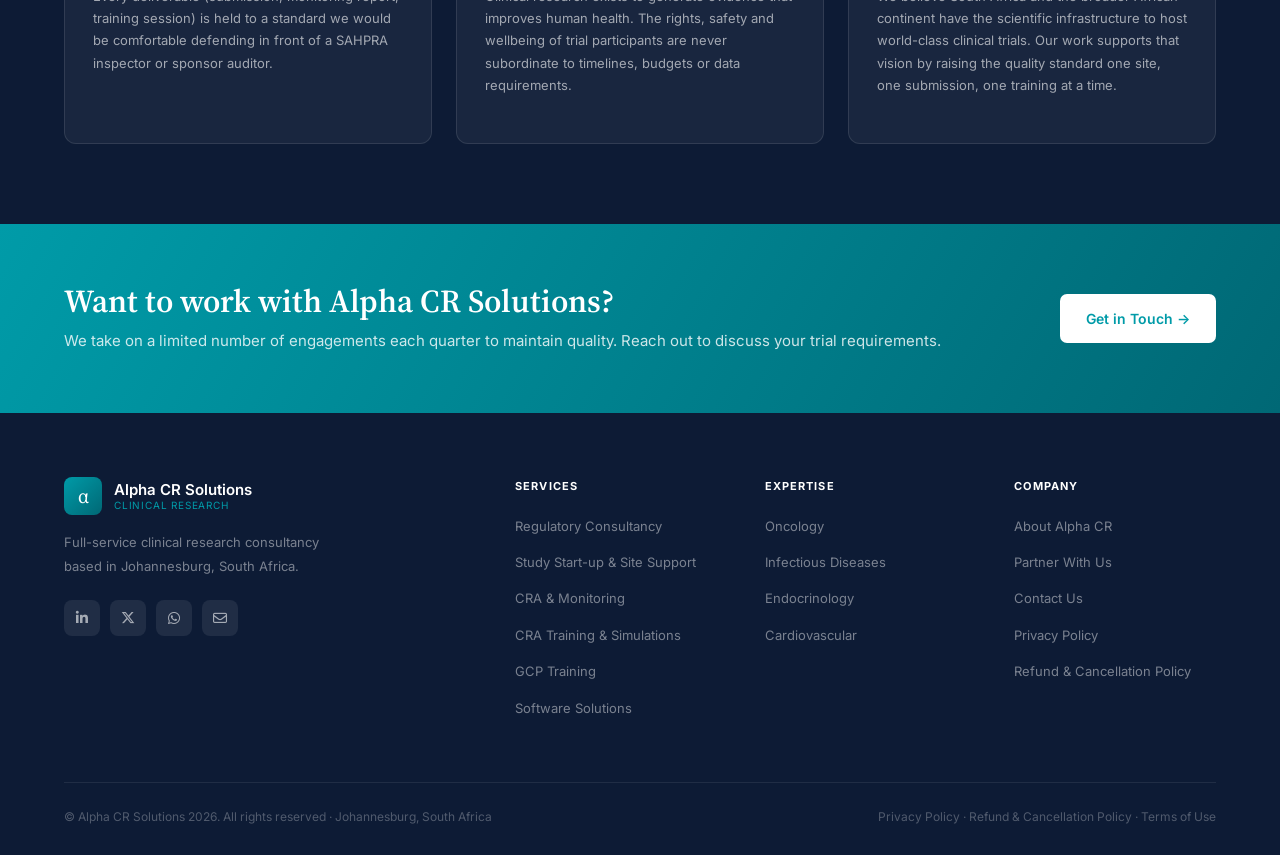
<file: about.html>
<!DOCTYPE html>
<html lang="en">
<head>
<meta charset="UTF-8">
<meta name="viewport" content="width=device-width, initial-scale=1.0">
<title>About Us | Alpha CR Solutions</title>
<meta name="description" content="About Alpha CR Solutions: clinical research consultancy in Johannesburg, South Africa. SAHPRA regulatory submissions, GCP training and CRA services.">
<link href="https://fonts.googleapis.com/css2?family=Source+Serif+4:ital,wght@0,400;0,600;0,700;1,400;1,600&family=Inter:wght@300;400;500;600;700&family=IBM+Plex+Mono:wght@400;500;600&display=swap" rel="stylesheet">
<link rel="stylesheet" href="https://cdnjs.cloudflare.com/ajax/libs/font-awesome/6.5.0/css/all.min.css">
<link rel="stylesheet" href="main.css?v=2">
<link rel="icon" href="favicon.svg" type="image/svg+xml">
<link rel="icon" type="image/png" sizes="32x32" href="favicon-32x32.png">
<link rel="icon" type="image/png" sizes="96x96" href="favicon-96x96.png">
<link rel="icon" type="image/png" sizes="16x16" href="favicon-16x16.png">
<link rel="apple-touch-icon" href="apple-touch-icon.png">
<style>
/* Signature: full-lifecycle ribbon with a sweeping glow */
.lifecycle{display:flex;align-items:center;justify-content:center;flex-wrap:wrap;gap:10px;margin-top:40px;}
.lc-node{font-family:var(--font-mono);font-size:11px;letter-spacing:.05em;text-transform:uppercase;color:rgba(255,255,255,.45);padding:7px 13px;border:1px solid rgba(255,255,255,.16);border-radius:20px;animation:lc-glow 7s ease-in-out infinite;}
.lc-node:nth-child(1){animation-delay:.2s}
.lc-node:nth-child(2){animation-delay:.9s}
.lc-node:nth-child(3){animation-delay:1.6s}
.lc-node:nth-child(4){animation-delay:2.3s}
.lc-node:nth-child(5){animation-delay:3.0s}
.lc-node:nth-child(6){animation-delay:3.7s}
@keyframes lc-glow{0%,3%{color:rgba(255,255,255,.45);border-color:rgba(255,255,255,.16)}8%{color:#fff;border-color:var(--teal)}22%{color:rgba(255,255,255,.45);border-color:rgba(255,255,255,.16)}100%{color:rgba(255,255,255,.45)}}
@media (prefers-reduced-motion:reduce){.lc-node{animation:none;}}
</style>
</head>
<body>

<!-- NAV -->
<nav class="site-nav">
  <a href="index.html" class="nav-logo">
    <div class="nav-logo-mark">α</div>
    <div class="nav-logo-text">Alpha CR Solutions<span>Clinical Research</span></div>
  </a>
  <ul class="nav-menu">
    <li><a href="index.html"><i class="fa-solid fa-house"></i> Home</a></li>
    <li>
      <a href="#">Services <i class="fa-solid fa-chevron-down"></i></a>
      <ul class="nav-dropdown">
        <li><a href="regulatory-consultancy.html"><i class="fa-solid fa-shield-halved"></i>Regulatory Consultancy</a></li>
        <li><a href="study-startup.html"><i class="fa-solid fa-rocket"></i>Study Start-up &amp; Site Support</a></li>
        <li><a href="cra-monitoring.html"><i class="fa-solid fa-magnifying-glass-chart"></i>CRA &amp; Monitoring</a></li>
        <li><a href="cra-training.html"><i class="fa-solid fa-user-graduate"></i>CRA Training &amp; Simulations</a></li>
        <li><a href="gcp-training.html"><i class="fa-solid fa-graduation-cap"></i>GCP Training</a></li>
        <li><a href="software.html"><i class="fa-solid fa-laptop-code"></i>Software Solutions</a></li>
      </ul>
    </li>
    <li><a href="partner-with-us.html">Partner With Us</a></li>
    <li><a href="enrolment.html">Enrol</a></li>
    <li class="active"><a href="about.html">About</a></li>
    <li><a href="contact.html" class="nav-cta">Contact Us</a></li>
  </ul>
  <button class="nav-hamburger" id="nav-burger"><span></span><span></span><span></span></button>
</nav>
<nav class="nav-mobile" id="nav-mobile">
  <a href="index.html">Home</a>
  <span class="mob-section">Services</span>
  <a href="regulatory-consultancy.html">Regulatory Consultancy</a>
  <a href="study-startup.html">Study Start-up &amp; Site Support</a>
  <a href="cra-monitoring.html">CRA &amp; Monitoring</a>
  <a href="cra-training.html">CRA Training &amp; Simulations</a>
  <a href="gcp-training.html">GCP Training</a>
  <a href="software.html">Software Solutions</a>
  <a href="partner-with-us.html">Partner With Us</a>
  <a href="enrolment.html">Enrol</a>
  <span class="mob-section">Company</span>
  <a href="about.html">About Us</a>
  <a href="contact.html" class="mob-cta">Contact Us</a>
</nav>

<!-- HERO -->
<section class="hero">
  <div class="hero-inner" style="max-width:800px;text-align:center;margin:0 auto;">
    <p class="hero-breadcrumb">Our Company</p>
    <h1>About <em>Alpha CR Solutions</em></h1>
    <p class="hero-sub" style="margin:0 auto 36px;max-width:560px;">A clinical research consultancy built from deep field experience, founded in Johannesburg to serve South African sponsors, sites and the broader African clinical research ecosystem.</p>
    <div class="hero-actions" style="justify-content:center;">
      <a href="#mission" class="btn btn-primary">Our Mission <i class="fa-solid fa-arrow-down"></i></a>
      <a href="contact.html" class="btn btn-ghost">Get in Touch</a>
    </div>
    <div class="lifecycle" aria-hidden="true">
      <span class="lc-node">Regulatory</span>
      <span class="lc-node">Ethics</span>
      <span class="lc-node">Start-up</span>
      <span class="lc-node">Monitoring</span>
      <span class="lc-node">Training</span>
      <span class="lc-node">Close-out</span>
    </div>
  </div>
</section>

<!-- MISSION -->
<section class="bg-off" id="mission">
  <div class="section-inner">
    <div style="display:grid;grid-template-columns:1fr 1fr;gap:70px;align-items:start;">
      <div>
        <span class="section-label">Our Mission</span>
        <h2 class="section-title">Raising the Standard of<br><em>Clinical Research in Africa</em></h2>
        <p style="font-size:15px;color:#3d4f6a;line-height:1.82;margin-bottom:16px;">Alpha CR Solutions was founded on the conviction that quality clinical research in South Africa is not a constraint. It is a competitive advantage. Sites that operate to the highest regulatory and data quality standards enroll faster, retain more participants, and produce cleaner data.</p>
        <p style="font-size:15px;color:#3d4f6a;line-height:1.82;margin-bottom:16px;">We exist to make that standard accessible: to emerging biotechs navigating SAHPRA for the first time, to established sponsors expanding into African markets, and to investigative sites building the capacity to host more complex studies.</p>
        <p style="font-size:15px;color:#3d4f6a;line-height:1.82;">Our work spans the full regulatory and operational lifecycle: from SAHPRA and ethics submissions to site monitoring, GCP training and clinical trial closure.</p>
      </div>
      <div>
        <div class="quote-block">
          <p>"Quality in clinical research is not about compliance for its own sake. It is about protecting people and producing evidence that can be trusted."</p>
          <cite>Alpha CR Solutions Leadership Team</cite>
        </div>
        <div style="margin-top:28px;display:grid;grid-template-columns:1fr 1fr;gap:16px;">
          <div style="background:var(--white);border:1px solid var(--border);border-radius:10px;padding:20px;text-align:center;">
            <div style="font-family:'IBM Plex Mono',monospace;font-weight:600;font-size:34px;color:var(--teal);line-height:1;">15+</div>
            <div style="font-size:12px;color:var(--gray);margin-top:6px;font-weight:500;">Therapeutic areas covered</div>
          </div>
          <div style="background:var(--white);border:1px solid var(--border);border-radius:10px;padding:20px;text-align:center;">
            <div style="font-family:'IBM Plex Mono',monospace;font-weight:600;font-size:34px;color:var(--teal);line-height:1;">3</div>
            <div style="font-size:12px;color:var(--gray);margin-top:6px;font-weight:500;">Regulatory frameworks managed</div>
          </div>
        </div>
      </div>
    </div>
  </div>
</section>

<!-- OUR APPROACH -->
<section class="bg-white" id="approach">
  <div class="section-inner">
    <span class="section-label">How We Work</span>
    <h2 class="section-title">The Alpha CR Approach</h2>
    <p class="section-lead">Three principles guide every engagement we take on, from a single GCP training day to a multi-site Phase III programme.</p>
    <div class="values-grid">
      <div class="value-card">
        <div class="value-icon"><i class="fa-solid fa-layer-group"></i></div>
        <h4>SDR-First</h4>
        <p>Source data integrity is built into every site engagement before the first patient is screened. We develop source documents with sites at set-up, not retrospectively, because data errors are always cheaper to prevent than to correct.</p>
      </div>
      <div class="value-card">
        <div class="value-icon"><i class="fa-solid fa-handshake"></i></div>
        <h4>Integrated Partnership</h4>
        <p>We do not work for you. We work with you. Our team integrates directly into your study operations, aligns to your timelines, and takes shared accountability for the quality of every submission and site visit report.</p>
      </div>
      <div class="value-card">
        <div class="value-icon"><i class="fa-solid fa-shield-halved"></i></div>
        <h4>Compliance as a Foundation</h4>
        <p>We treat regulatory and ethics compliance as the foundation of everything else, not as a final checkpoint. Inspection readiness is built into our standard operating procedures, not prepared at the last minute.</p>
      </div>
    </div>
  </div>
</section>

<!-- TEAM -->
<section class="bg-off">
  <div class="section-inner">
    <span class="section-label">Our Team</span>
    <h2 class="section-title">A Team Built on<br><em>Field Experience</em></h2>
    <p class="section-lead">Alpha CR Solutions is staffed by experienced Clinical Research Associates and regulatory specialists with hands-on backgrounds across multiple therapeutic areas and South African regulatory environments.</p>

    <div class="cards-grid-3" style="margin-top:48px;">
      <div class="service-card">
        <div class="card-icon"><i class="fa-solid fa-magnifying-glass-chart"></i></div>
        <h3>Clinical Research Associates</h3>
        <p>Our CRAs bring direct site monitoring experience across Phase I–IV trials, trained in SDR methodology, risk-based monitoring and ICH E6(R3) compliant documentation practices.</p>
        <div style="margin-top:16px;display:flex;gap:6px;flex-wrap:wrap;">
          <span class="badge badge-teal">SDV &amp; SDR</span>
          <span class="badge badge-teal">RBM</span>
          <span class="badge badge-teal">ICH E6(R3)</span>
        </div>
      </div>
      <div class="service-card">
        <div class="card-icon"><i class="fa-solid fa-shield-halved"></i></div>
        <h3>Regulatory Specialists</h3>
        <p>Specialists with direct experience in SAHPRA Clinical Trial Applications, IRB and IEC ethics submissions, and ongoing regulatory maintenance, covering multiple therapeutic areas and trial phases.</p>
        <div style="margin-top:16px;display:flex;gap:6px;flex-wrap:wrap;">
          <span class="badge badge-teal">SAHPRA</span>
          <span class="badge badge-teal">NHREC IRBs</span>
          <span class="badge badge-teal">Site IECs</span>
        </div>
      </div>
      <div class="service-card">
        <div class="card-icon gold"><i class="fa-solid fa-graduation-cap"></i></div>
        <h3>GCP Trainers</h3>
        <p>Certified GCP trainers delivering ICH E6(R3) aligned training contextualised for the South African research environment, for investigators, coordinators, pharmacists and data managers.</p>
        <div style="margin-top:16px;display:flex;gap:6px;flex-wrap:wrap;">
          <span class="badge badge-gold">ICH E6(R3)</span>
          <span class="badge badge-gold">SAHPRA Context</span>
          <span class="badge badge-gold">Certified</span>
        </div>
      </div>
    </div>

    <!-- Collective expertise strip -->
    <div style="background:var(--navy);border-radius:14px;padding:36px 40px;margin-top:40px;display:grid;grid-template-columns:repeat(4,1fr);gap:24px;">
      <div style="text-align:center;">
        <div style="font-family:'IBM Plex Mono',monospace;font-weight:600;font-size:34px;color:var(--teal);line-height:1;">15+</div>
        <div style="font-size:12px;color:rgba(255,255,255,.6);margin-top:6px;font-weight:500;">Therapeutic areas</div>
      </div>
      <div style="text-align:center;">
        <div style="font-family:'IBM Plex Mono',monospace;font-weight:600;font-size:34px;color:var(--teal);line-height:1;">I–IV</div>
        <div style="font-size:12px;color:rgba(255,255,255,.6);margin-top:6px;font-weight:500;">Trial phases covered</div>
      </div>
      <div style="text-align:center;">
        <div style="font-family:'IBM Plex Mono',monospace;font-weight:600;font-size:34px;color:var(--teal);line-height:1;">3</div>
        <div style="font-size:12px;color:rgba(255,255,255,.6);margin-top:6px;font-weight:500;">Regulatory frameworks</div>
      </div>
      <div style="text-align:center;">
        <div style="font-family:'IBM Plex Mono',monospace;font-weight:600;font-size:34px;color:var(--teal);line-height:1;">JHB</div>
        <div style="font-size:12px;color:rgba(255,255,255,.6);margin-top:6px;font-weight:500;">Based in Johannesburg</div>
      </div>
    </div>
  </div>
</section>

<!-- VALUES -->
<section class="bg-navy">
  <div class="section-inner">
    <span class="section-label">What We Stand For</span>
    <h2 class="section-title" style="color:#fff;">Our Values</h2>
    <div class="cards-grid-3" style="margin-top:48px;">
      <div class="service-card dark">
        <div class="card-icon"><i class="fa-solid fa-star"></i></div>
        <h3>Quality First</h3>
        <p>Every deliverable (submission, monitoring report, training session) is held to a standard we would be comfortable defending in front of a SAHPRA inspector or sponsor auditor.</p>
      </div>
      <div class="service-card dark">
        <div class="card-icon"><i class="fa-solid fa-people-group"></i></div>
        <h3>Subject Protection</h3>
        <p>Clinical research exists to generate evidence that improves human health. The rights, safety and wellbeing of trial participants are never subordinate to timelines, budgets or data requirements.</p>
      </div>
      <div class="service-card dark">
        <div class="card-icon" style="background:rgba(201,138,43,.2);color:var(--gold);"><i class="fa-solid fa-seedling"></i></div>
        <h3>Building African Capacity</h3>
        <p>We believe South Africa and the broader African continent have the scientific infrastructure to host world-class clinical trials. Our work supports that vision by raising the quality standard one site, one submission, one training at a time.</p>
      </div>
    </div>
  </div>
</section>

<!-- CTA -->
<section class="cta-banner">
  <div class="cta-banner-inner">
    <div class="cta-text">
      <h2>Want to work with Alpha CR Solutions?</h2>
      <p>We take on a limited number of engagements each quarter to maintain quality. Reach out to discuss your trial requirements.</p>
    </div>
    <a href="contact.html" class="btn btn-white">Get in Touch →</a>
  </div>
</section>

<!-- FOOTER -->
<footer class="site-footer">
  <div class="footer-grid">
    <div class="footer-brand">
      <a href="index.html" class="nav-logo" style="margin-bottom:4px;">
        <div class="nav-logo-mark">α</div>
        <div class="nav-logo-text" style="color:#fff;">Alpha CR Solutions<span>Clinical Research</span></div>
      </a>
      <p>Full-service clinical research consultancy based in Johannesburg, South Africa.</p>
      <div class="social-links">
        <a href="https://www.linkedin.com/company/alpha-cr-solutions/" target="_blank" rel="noopener"><i class="fa-brands fa-linkedin-in"></i></a>
        <a href="https://x.com/acrsoln" target="_blank" rel="noopener" aria-label="X / Twitter"><i class="fa-brands fa-x-twitter"></i></a>
        <a href="https://wa.me/27608837967" target="_blank" rel="noopener" aria-label="WhatsApp"><i class="fa-brands fa-whatsapp"></i></a>
        <a href="mailto:enquiries@alphacrsolutions.co.za"><i class="fa-regular fa-envelope"></i></a>
      </div>
    </div>
    <div class="footer-col"><h4>Services</h4><ul>
      <li><a href="regulatory-consultancy.html">Regulatory Consultancy</a></li>
      <li><a href="study-startup.html">Study Start-up &amp; Site Support</a></li>
      <li><a href="cra-monitoring.html">CRA &amp; Monitoring</a></li>
      <li><a href="cra-training.html">CRA Training &amp; Simulations</a></li>
      <li><a href="gcp-training.html">GCP Training</a></li>
      <li><a href="software.html">Software Solutions</a></li>
    </ul></div>
    <div class="footer-col"><h4>Expertise</h4><ul>
      <li><a href="#">Oncology</a></li><li><a href="#">Infectious Diseases</a></li>
      <li><a href="#">Endocrinology</a></li><li><a href="#">Cardiovascular</a></li>
    </ul></div>
    <div class="footer-col"><h4>Company</h4><ul>
      <li><a href="about.html">About Alpha CR</a></li>
      <li><a href="partner-with-us.html">Partner With Us</a></li>
      <li><a href="contact.html">Contact Us</a></li>
      <li><a href="privacy-policy.html">Privacy Policy</a></li>
      <li><a href="refund-and-cancellation-policy.html">Refund &amp; Cancellation Policy</a></li>
    </ul></div>
  </div>
  <div class="footer-bottom">
    <span>© Alpha CR Solutions 2026. All rights reserved · Johannesburg, South Africa</span>
    <span><a href="privacy-policy.html">Privacy Policy</a> · <a href="refund-and-cancellation-policy.html">Refund &amp; Cancellation Policy</a> · <a href="terms-of-use.html">Terms of Use</a></span>
  </div>
</footer>
<script src="main.js?v=2"></script>
<script src="chat-widget.js?v=4" defer></script>
</body>
</html>
</file>
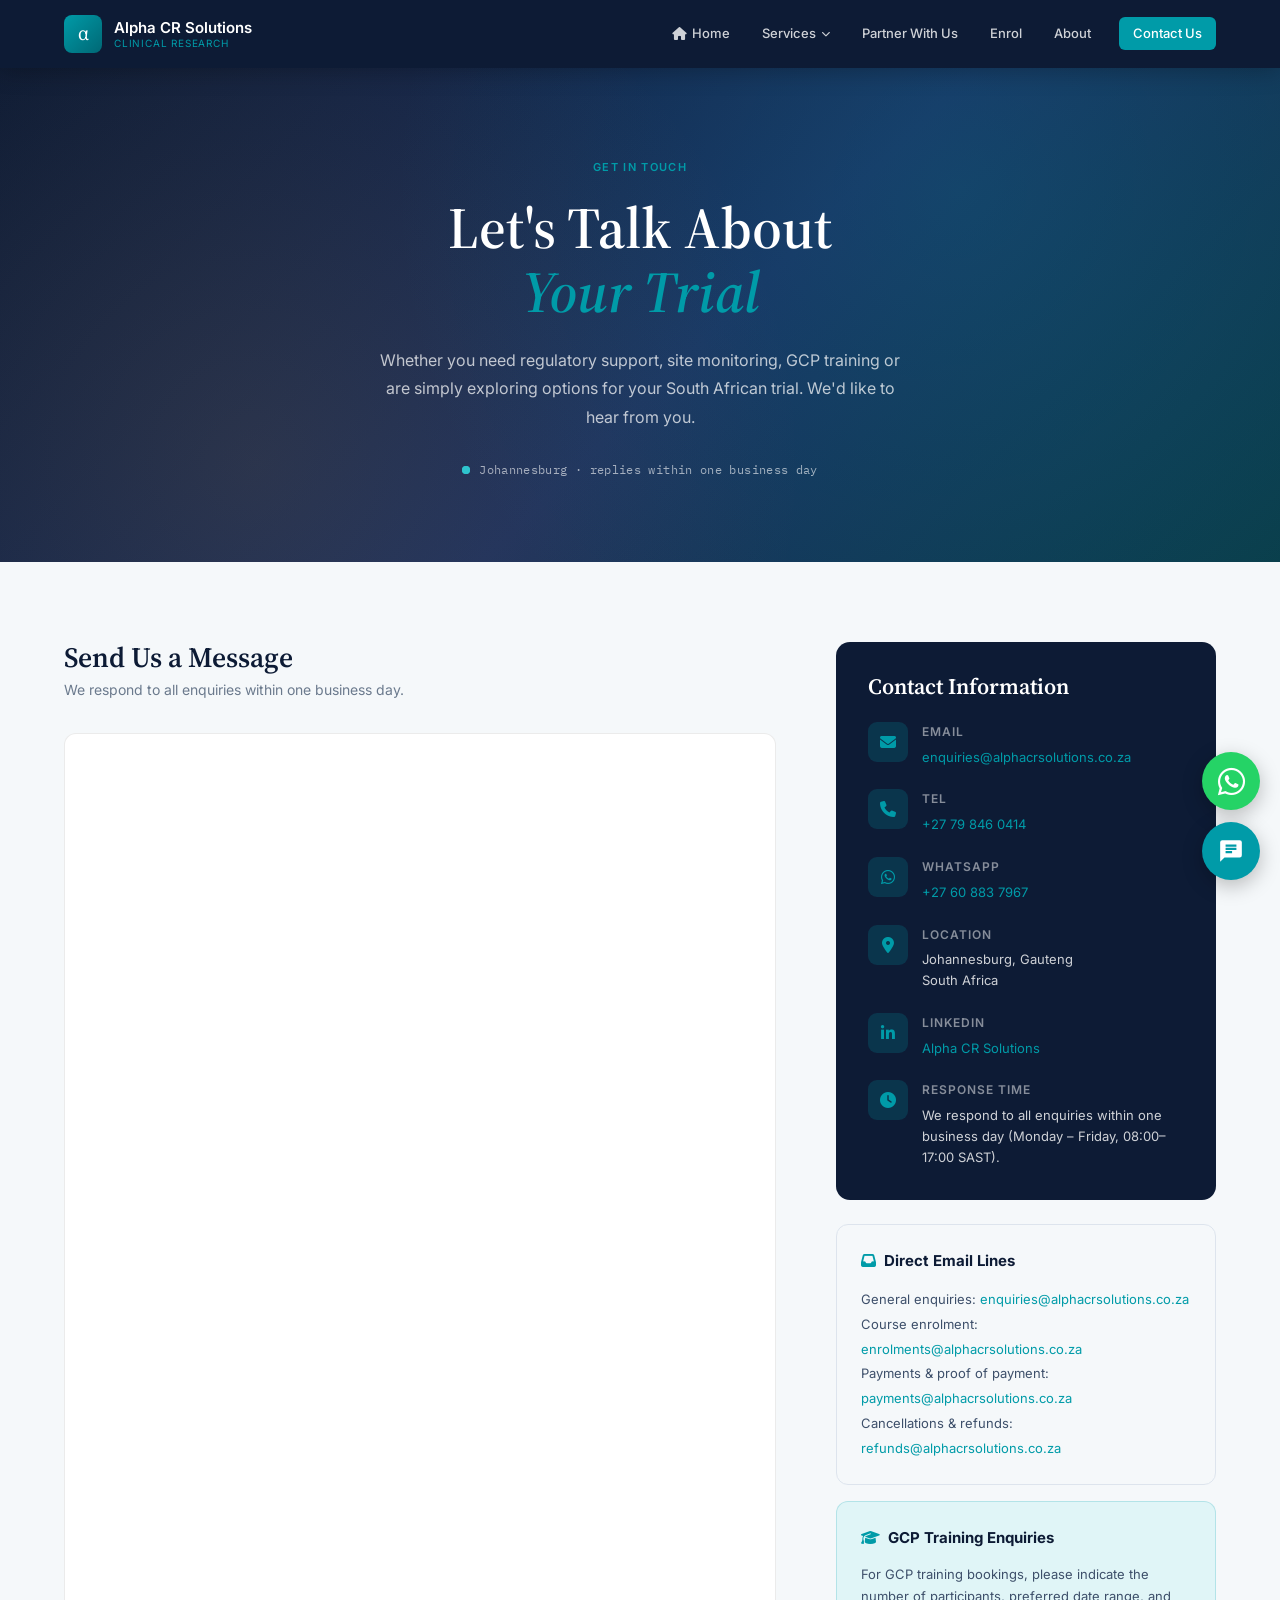
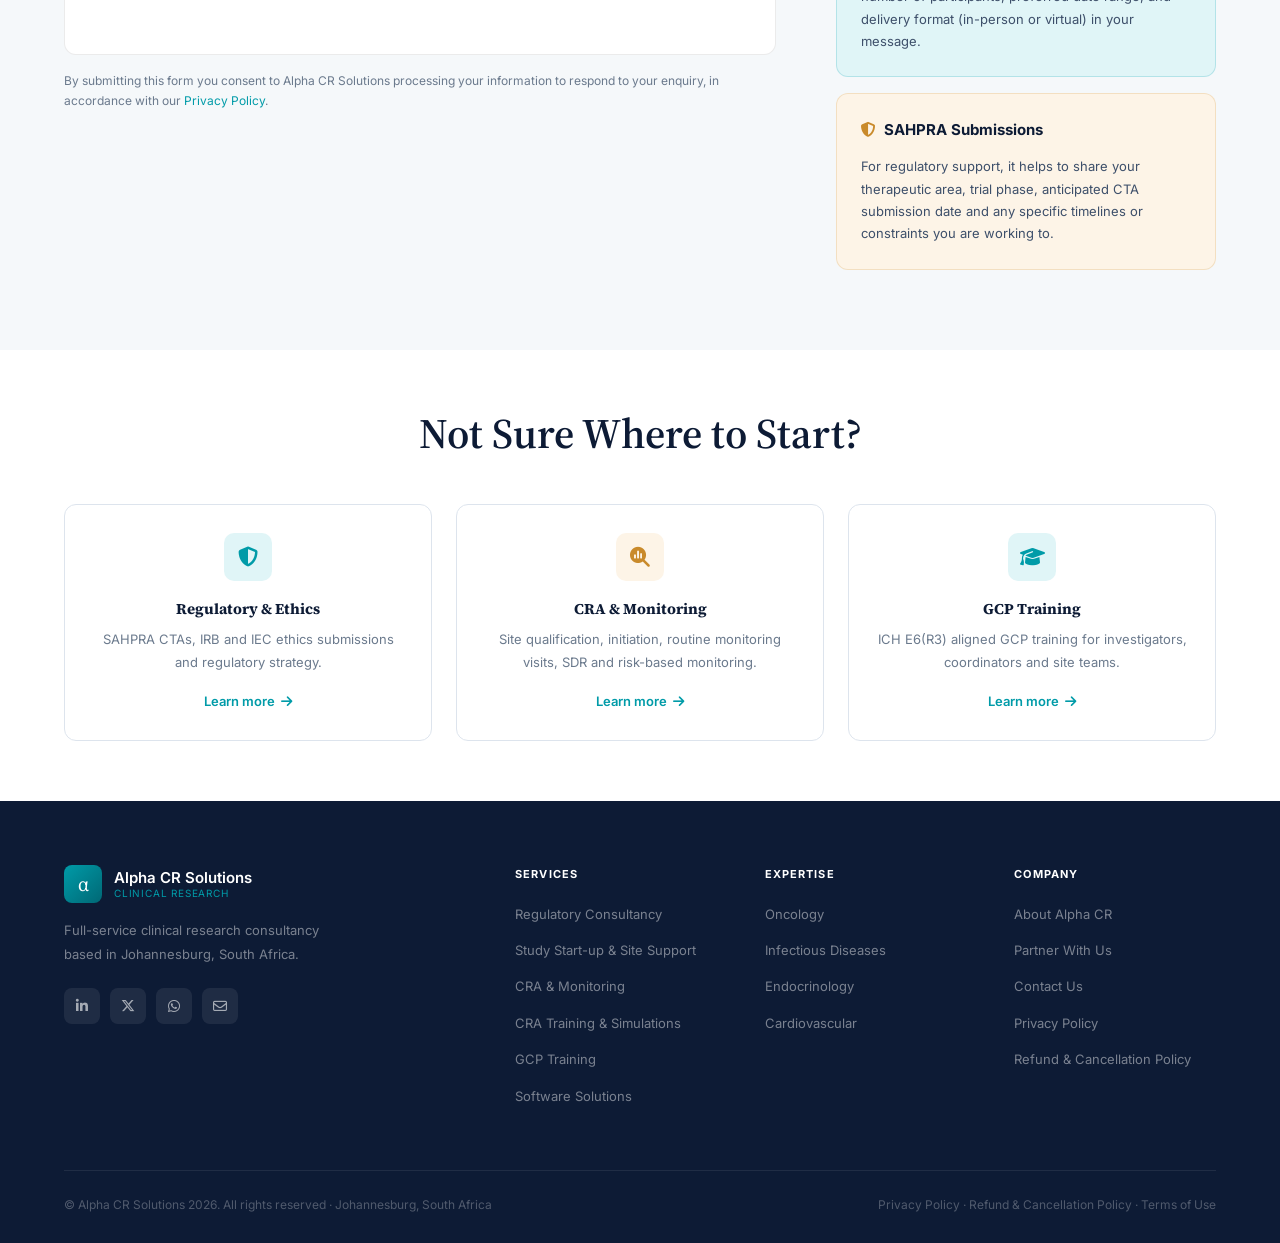
<file: contact.html>
<!DOCTYPE html>
<html lang="en">
<head>
<meta charset="UTF-8">
<meta name="viewport" content="width=device-width, initial-scale=1.0">
<title>Contact | Alpha CR Solutions</title>
<meta name="description" content="Contact Alpha CR Solutions: clinical research consultancy in Johannesburg, South Africa. SAHPRA submissions, GCP training, CRA services.">
<link href="https://fonts.googleapis.com/css2?family=Source+Serif+4:ital,wght@0,400;0,600;0,700;1,400;1,600&family=Inter:wght@300;400;500;600;700&family=IBM+Plex+Mono:wght@400;500;600&display=swap" rel="stylesheet">
<link rel="stylesheet" href="https://cdnjs.cloudflare.com/ajax/libs/font-awesome/6.5.0/css/all.min.css">
<link rel="stylesheet" href="main.css?v=2">
<link rel="icon" href="favicon.svg" type="image/svg+xml">
<link rel="icon" type="image/png" sizes="32x32" href="favicon-32x32.png">
<link rel="icon" type="image/png" sizes="96x96" href="favicon-96x96.png">
<link rel="icon" type="image/png" sizes="16x16" href="favicon-16x16.png">
<link rel="apple-touch-icon" href="apple-touch-icon.png">
<style>
/* Signature: live availability pulse */
.reach{display:inline-flex;align-items:center;gap:9px;font-family:var(--font-mono);font-size:12px;letter-spacing:.03em;color:rgba(255,255,255,.6);}
.reach-dot{width:8px;height:8px;border-radius:50%;background:#2FC4CE;position:relative;flex-shrink:0;}
.reach-dot::after{content:'';position:absolute;inset:0;border-radius:50%;border:2px solid #2FC4CE;animation:reach-pulse 2s ease-out infinite;}
@keyframes reach-pulse{0%{transform:scale(1);opacity:.7}100%{transform:scale(2.6);opacity:0}}
@media (prefers-reduced-motion:reduce){.reach-dot::after{display:none;}}
</style>
</head>
<body>

<!-- NAV -->
<nav class="site-nav">
  <a href="index.html" class="nav-logo">
    <div class="nav-logo-mark">α</div>
    <div class="nav-logo-text">Alpha CR Solutions<span>Clinical Research</span></div>
  </a>
  <ul class="nav-menu">
    <li><a href="index.html"><i class="fa-solid fa-house"></i> Home</a></li>
    <li>
      <a href="#">Services <i class="fa-solid fa-chevron-down"></i></a>
      <ul class="nav-dropdown">
        <li><a href="regulatory-consultancy.html"><i class="fa-solid fa-shield-halved"></i>Regulatory Consultancy</a></li>
        <li><a href="study-startup.html"><i class="fa-solid fa-rocket"></i>Study Start-up &amp; Site Support</a></li>
        <li><a href="cra-monitoring.html"><i class="fa-solid fa-magnifying-glass-chart"></i>CRA &amp; Monitoring</a></li>
        <li><a href="cra-training.html"><i class="fa-solid fa-user-graduate"></i>CRA Training &amp; Simulations</a></li>
        <li><a href="gcp-training.html"><i class="fa-solid fa-graduation-cap"></i>GCP Training</a></li>
        <li><a href="software.html"><i class="fa-solid fa-laptop-code"></i>Software Solutions</a></li>
      </ul>
    </li>
    <li><a href="partner-with-us.html">Partner With Us</a></li>
    <li><a href="enrolment.html">Enrol</a></li>
    <li><a href="about.html">About</a></li>
    <li class="active"><a href="contact.html" class="nav-cta">Contact Us</a></li>
  </ul>
  <button class="nav-hamburger" id="nav-burger"><span></span><span></span><span></span></button>
</nav>
<nav class="nav-mobile" id="nav-mobile">
  <a href="index.html">Home</a>
  <span class="mob-section">Services</span>
  <a href="regulatory-consultancy.html">Regulatory Consultancy</a>
  <a href="study-startup.html">Study Start-up &amp; Site Support</a>
  <a href="cra-monitoring.html">CRA &amp; Monitoring</a>
  <a href="cra-training.html">CRA Training &amp; Simulations</a>
  <a href="gcp-training.html">GCP Training</a>
  <a href="software.html">Software Solutions</a>
  <a href="partner-with-us.html">Partner With Us</a>
  <a href="enrolment.html">Enrol</a>
  <span class="mob-section">Company</span>
  <a href="about.html">About Us</a>
  <a href="contact.html" class="mob-cta">Contact Us</a>
</nav>

<!-- HERO -->
<section class="hero">
  <div class="hero-inner" style="max-width:760px;text-align:center;margin:0 auto;">
    <p class="hero-breadcrumb">Get in Touch</p>
    <h1>Let's Talk About<br><em>Your Trial</em></h1>
    <p class="hero-sub" style="margin:0 auto 24px;max-width:520px;">Whether you need regulatory support, site monitoring, GCP training or are simply exploring options for your South African trial. We'd like to hear from you.</p>
    <div class="reach" aria-hidden="true">
      <span class="reach-dot"></span>
      <span class="reach-txt">Johannesburg · replies within one business day</span>
    </div>
  </div>
</section>

<!-- CONTACT BODY -->
<section class="bg-off">
  <div class="section-inner">
    <div class="contact-grid">

      <!-- FORM -->
      <div id="enquiry-form">
        <h2 class="section-title" style="font-size:28px;margin-bottom:6px;">Send Us a Message</h2>
        <p style="font-size:14px;color:var(--gray);margin-bottom:32px;">We respond to all enquiries within one business day.</p>

        <!-- Microsoft Forms embed — responses collect in Microsoft Forms (Godfrey.muendo@alphacrsolutions.co.za) -->
        <div class="ms-forms-embed" style="border:1px solid rgba(0,0,0,.08);border-radius:12px;overflow:hidden;background:#fff;">
          <iframe
            title="Contact Alpha CR Solutions"
            src="https://forms.cloud.microsoft/Pages/ResponsePage.aspx?id=hVkgg3dNoEa5ta33JIEQKYMJmro4dBRLu3_Mj3yyyjhUQjMxTElPMERYT1paRjU3SUJQMEpBRzdYRC4u&embed=true"
            frameborder="0" marginwidth="0" marginheight="0"
            style="width:100%;min-height:920px;border:none;display:block;"
            allowfullscreen webkitallowfullscreen mozallowfullscreen msallowfullscreen>
          </iframe>
        </div>
        <p style="font-size:12px;color:var(--gray);margin-top:16px;line-height:1.6;">
          By submitting this form you consent to Alpha CR Solutions processing your information to respond to your enquiry, in accordance with our <a href="privacy-policy.html" style="color:var(--teal);">Privacy Policy</a>.
        </p>
      </div>

      <!-- INFO -->
      <div>
        <div class="contact-info-card">
          <h3>Contact Information</h3>
          <div class="contact-item">
            <div class="contact-item-icon"><i class="fa-solid fa-envelope"></i></div>
            <div>
              <h5>Email</h5>
              <p><a href="mailto:enquiries@alphacrsolutions.co.za">enquiries@alphacrsolutions.co.za</a></p>
            </div>
          </div>
          <div class="contact-item">
            <div class="contact-item-icon"><i class="fa-solid fa-phone"></i></div>
            <div>
              <h5>Tel</h5>
              <p><a href="tel:+27798460414">+27 79 846 0414</a></p>
            </div>
          </div>
          <div class="contact-item">
            <div class="contact-item-icon"><i class="fa-brands fa-whatsapp"></i></div>
            <div>
              <h5>WhatsApp</h5>
              <p><a href="https://wa.me/27608837967" target="_blank" rel="noopener">+27 60 883 7967</a></p>
            </div>
          </div>
          <div class="contact-item">
            <div class="contact-item-icon"><i class="fa-solid fa-location-dot"></i></div>
            <div>
              <h5>Location</h5>
              <p>Johannesburg, Gauteng<br>South Africa</p>
            </div>
          </div>
          <div class="contact-item">
            <div class="contact-item-icon"><i class="fa-brands fa-linkedin-in"></i></div>
            <div>
              <h5>LinkedIn</h5>
              <p><a href="https://www.linkedin.com/company/alpha-cr-solutions/" target="_blank" rel="noopener">Alpha CR Solutions</a></p>
            </div>
          </div>
          <div class="contact-item">
            <div class="contact-item-icon"><i class="fa-solid fa-clock"></i></div>
            <div>
              <h5>Response Time</h5>
              <p>We respond to all enquiries within one business day (Monday – Friday, 08:00–17:00 SAST).</p>
            </div>
          </div>
        </div>

        <div style="margin-top:24px;background:var(--off);border:1px solid var(--border);border-radius:12px;padding:24px;">
          <h4 style="font-size:15px;font-weight:700;color:var(--navy);margin-bottom:14px;"><i class="fa-solid fa-inbox" style="color:var(--teal);margin-right:8px;"></i>Direct Email Lines</h4>
          <p style="font-size:13px;color:#3d4f6a;line-height:1.9;margin:0;">
            General enquiries: <a href="mailto:enquiries@alphacrsolutions.co.za" style="color:var(--teal);">enquiries@alphacrsolutions.co.za</a><br>
            Course enrolment: <a href="mailto:enrolments@alphacrsolutions.co.za" style="color:var(--teal);">enrolments@alphacrsolutions.co.za</a><br>
            Payments &amp; proof of payment: <a href="mailto:payments@alphacrsolutions.co.za" style="color:var(--teal);">payments@alphacrsolutions.co.za</a><br>
            Cancellations &amp; refunds: <a href="mailto:refunds@alphacrsolutions.co.za" style="color:var(--teal);">refunds@alphacrsolutions.co.za</a>
          </p>
        </div>

        <div style="margin-top:16px;background:var(--teal-lt);border:1px solid rgba(0,155,168,.2);border-radius:12px;padding:24px;">
          <h4 style="font-size:15px;font-weight:700;color:var(--navy);margin-bottom:12px;"><i class="fa-solid fa-graduation-cap" style="color:var(--teal);margin-right:8px;"></i>GCP Training Enquiries</h4>
          <p style="font-size:13px;color:#3d4f6a;line-height:1.72;">For GCP training bookings, please indicate the number of participants, preferred date range, and delivery format (in-person or virtual) in your message.</p>
        </div>

        <div style="margin-top:16px;background:var(--gold-lt);border:1px solid rgba(201,138,43,.2);border-radius:12px;padding:24px;">
          <h4 style="font-size:15px;font-weight:700;color:var(--navy);margin-bottom:12px;"><i class="fa-solid fa-shield-halved" style="color:var(--gold);margin-right:8px;"></i>SAHPRA Submissions</h4>
          <p style="font-size:13px;color:#3d4f6a;line-height:1.72;">For regulatory support, it helps to share your therapeutic area, trial phase, anticipated CTA submission date and any specific timelines or constraints you are working to.</p>
        </div>
      </div>

    </div>
  </div>
</section>

<!-- SERVICES STRIP -->
<section class="bg-white" style="padding:60px 5%;">
  <div class="section-inner">
    <h2 class="section-title section-centered" style="margin-bottom:40px;">Not Sure Where to Start?</h2>
    <div class="cards-grid-3">
      <div class="service-card" style="text-align:center;">
        <div class="card-icon" style="margin:0 auto 18px;"><i class="fa-solid fa-shield-halved"></i></div>
        <h3>Regulatory &amp; Ethics</h3>
        <p>SAHPRA CTAs, IRB and IEC ethics submissions and regulatory strategy.</p>
        <a href="regulatory-consultancy.html" class="card-link" style="justify-content:center;">Learn more <i class="fa-solid fa-arrow-right"></i></a>
      </div>
      <div class="service-card" style="text-align:center;">
        <div class="card-icon gold" style="margin:0 auto 18px;"><i class="fa-solid fa-magnifying-glass-chart"></i></div>
        <h3>CRA &amp; Monitoring</h3>
        <p>Site qualification, initiation, routine monitoring visits, SDR and risk-based monitoring.</p>
        <a href="cra-monitoring.html" class="card-link" style="justify-content:center;">Learn more <i class="fa-solid fa-arrow-right"></i></a>
      </div>
      <div class="service-card" style="text-align:center;">
        <div class="card-icon" style="margin:0 auto 18px;"><i class="fa-solid fa-graduation-cap"></i></div>
        <h3>GCP Training</h3>
        <p>ICH E6(R3) aligned GCP training for investigators, coordinators and site teams.</p>
        <a href="gcp-training.html" class="card-link" style="justify-content:center;">Learn more <i class="fa-solid fa-arrow-right"></i></a>
      </div>
    </div>
  </div>
</section>

<!-- FOOTER -->
<footer class="site-footer">
  <div class="footer-grid">
    <div class="footer-brand">
      <a href="index.html" class="nav-logo" style="margin-bottom:4px;">
        <div class="nav-logo-mark">α</div>
        <div class="nav-logo-text" style="color:#fff;">Alpha CR Solutions<span>Clinical Research</span></div>
      </a>
      <p>Full-service clinical research consultancy based in Johannesburg, South Africa.</p>
      <div class="social-links">
        <a href="https://www.linkedin.com/company/alpha-cr-solutions/" target="_blank" rel="noopener"><i class="fa-brands fa-linkedin-in"></i></a>
        <a href="https://x.com/acrsoln" target="_blank" rel="noopener" aria-label="X / Twitter"><i class="fa-brands fa-x-twitter"></i></a>
        <a href="https://wa.me/27608837967" target="_blank" rel="noopener" aria-label="WhatsApp"><i class="fa-brands fa-whatsapp"></i></a>
        <a href="mailto:enquiries@alphacrsolutions.co.za"><i class="fa-regular fa-envelope"></i></a>
      </div>
    </div>
    <div class="footer-col"><h4>Services</h4><ul>
      <li><a href="regulatory-consultancy.html">Regulatory Consultancy</a></li>
      <li><a href="study-startup.html">Study Start-up &amp; Site Support</a></li>
      <li><a href="cra-monitoring.html">CRA &amp; Monitoring</a></li>
      <li><a href="cra-training.html">CRA Training &amp; Simulations</a></li>
      <li><a href="gcp-training.html">GCP Training</a></li>
      <li><a href="software.html">Software Solutions</a></li>
    </ul></div>
    <div class="footer-col"><h4>Expertise</h4><ul>
      <li><a href="#">Oncology</a></li><li><a href="#">Infectious Diseases</a></li>
      <li><a href="#">Endocrinology</a></li><li><a href="#">Cardiovascular</a></li>
    </ul></div>
    <div class="footer-col"><h4>Company</h4><ul>
      <li><a href="about.html">About Alpha CR</a></li>
      <li><a href="partner-with-us.html">Partner With Us</a></li>
      <li><a href="contact.html">Contact Us</a></li>
      <li><a href="privacy-policy.html">Privacy Policy</a></li>
      <li><a href="refund-and-cancellation-policy.html">Refund &amp; Cancellation Policy</a></li>
    </ul></div>
  </div>
  <div class="footer-bottom">
    <span>© Alpha CR Solutions 2026. All rights reserved · Johannesburg, South Africa</span>
    <span><a href="privacy-policy.html">Privacy Policy</a> · <a href="refund-and-cancellation-policy.html">Refund &amp; Cancellation Policy</a> · <a href="terms-of-use.html">Terms of Use</a></span>
  </div>
</footer>
<script src="main.js?v=2"></script>
<script src="chat-widget.js?v=4" defer></script>
</body>
</html>
</file>
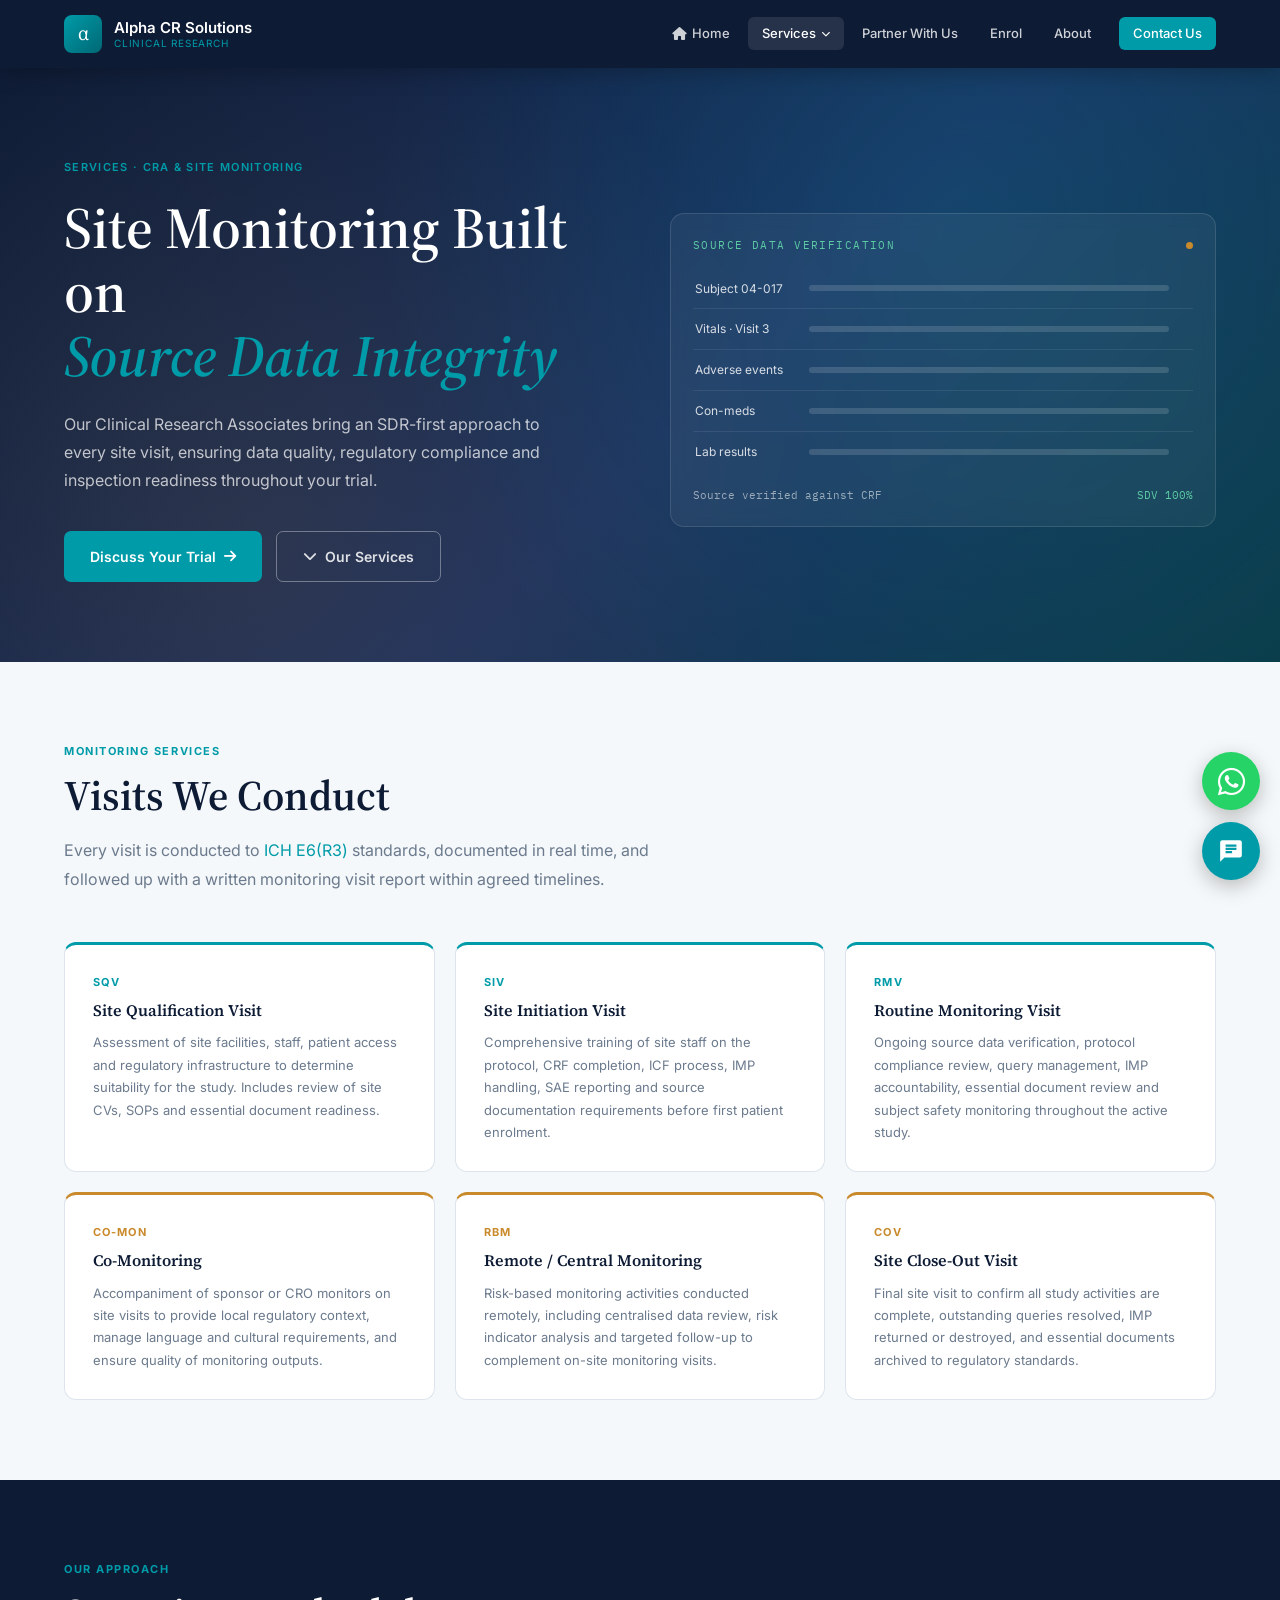
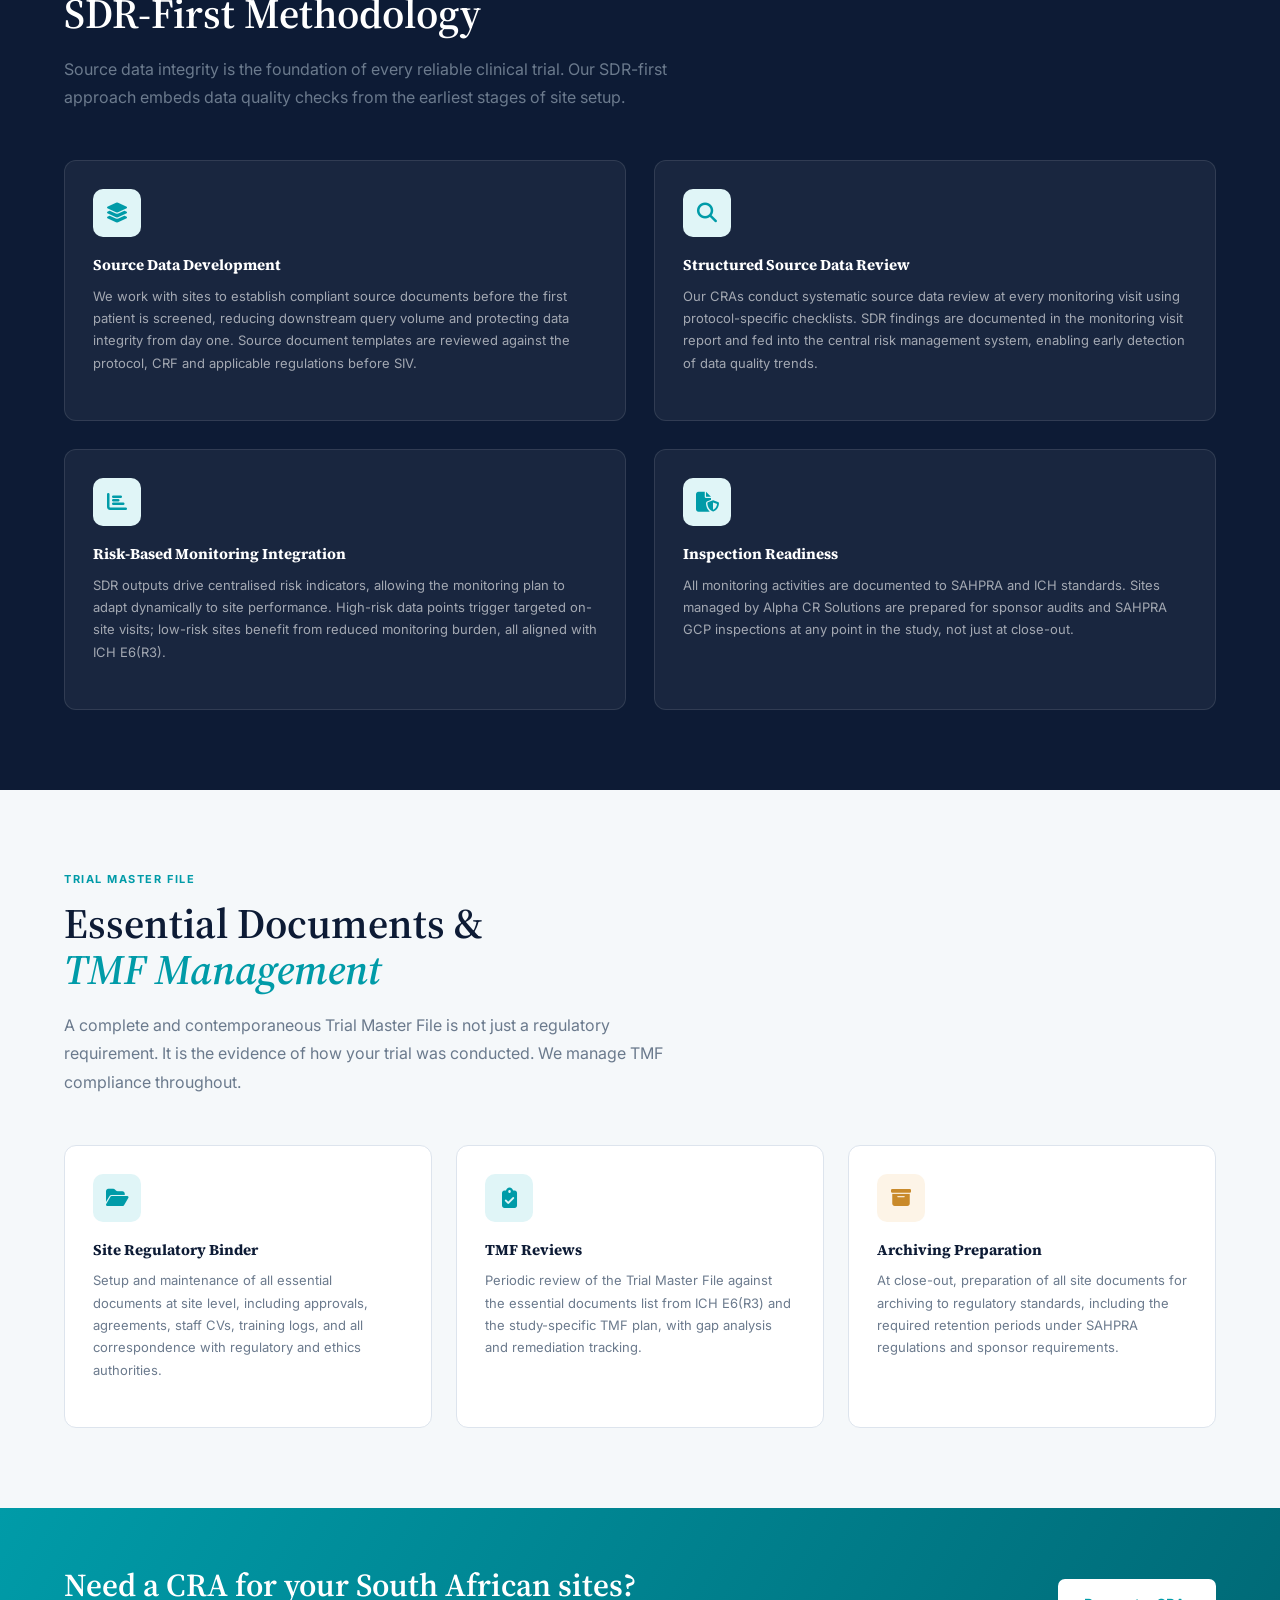
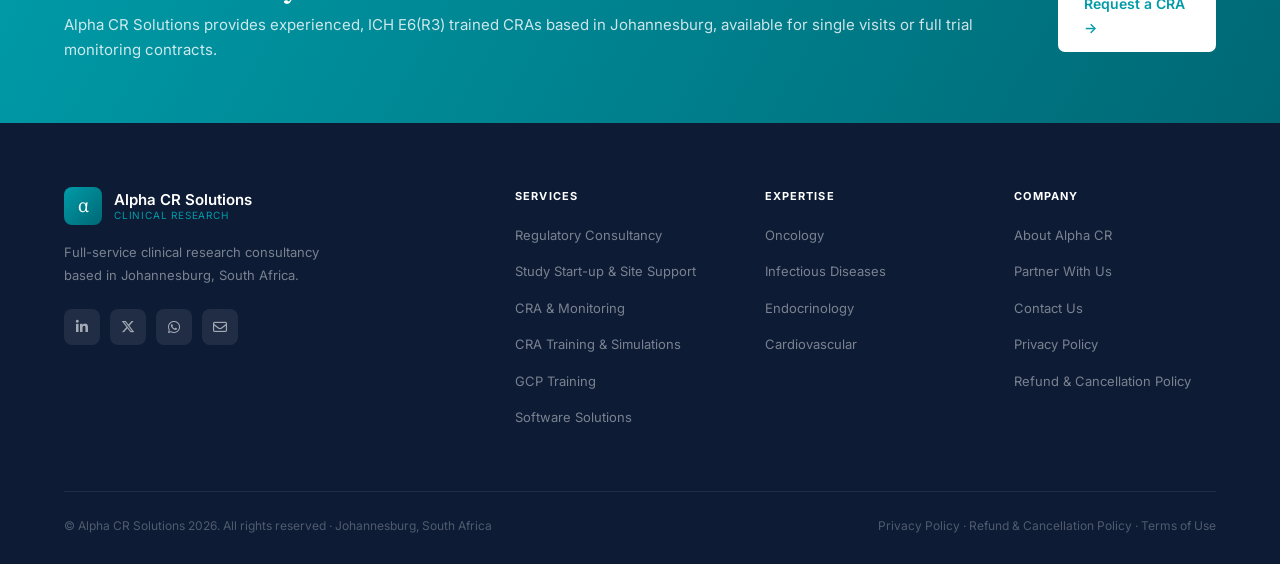
<file: cra-monitoring.html>
<!DOCTYPE html>
<html lang="en">
<head>
<meta charset="UTF-8">
<meta name="viewport" content="width=device-width, initial-scale=1.0">
<title>CRA &amp; Site Monitoring | Alpha CR Solutions</title>
<meta name="description" content="Clinical Research Associate services and site monitoring: SDV, SDR, risk-based monitoring and ICH E6(R3) compliant site management in South Africa.">
<link href="https://fonts.googleapis.com/css2?family=Source+Serif+4:ital,wght@0,400;0,600;0,700;1,400;1,600&family=Inter:wght@300;400;500;600;700&family=IBM+Plex+Mono:wght@400;500;600&display=swap" rel="stylesheet">
<link rel="stylesheet" href="https://cdnjs.cloudflare.com/ajax/libs/font-awesome/6.5.0/css/all.min.css">
<link rel="stylesheet" href="main.css?v=2">
<link rel="icon" href="favicon.svg" type="image/svg+xml">
<link rel="icon" type="image/png" sizes="32x32" href="favicon-32x32.png">
<link rel="icon" type="image/png" sizes="96x96" href="favicon-96x96.png">
<link rel="icon" type="image/png" sizes="16x16" href="favicon-16x16.png">
<link rel="apple-touch-icon" href="apple-touch-icon.png">
<style>
.visit-grid {
  display: grid; grid-template-columns: repeat(3,1fr); gap: 20px; margin-top: 48px;
}
.visit-card {
  background: var(--white); border: 1px solid var(--border);
  border-radius: 12px; padding: 28px;
  border-top: 3px solid var(--teal);
  transition: box-shadow .2s, transform .2s;
}
.visit-card:hover { box-shadow: var(--shadow-lg); transform: translateY(-3px); }
.visit-card .visit-tag {
  font-size: 11px; font-weight: 700; letter-spacing: 0.1em;
  text-transform: uppercase; color: var(--teal); margin-bottom: 10px;
}
.visit-card h3 { font-size: 16px; color: var(--navy); margin-bottom: 12px; }
.visit-card p  { font-size: 13px; color: var(--gray); line-height: 1.72; }
.visit-card.gold-top { border-top-color: var(--gold); }
.visit-card.gold-top .visit-tag { color: var(--gold); }
</style>
<style>
/* Signature: source-data-verification scan */
.sig-card{background:rgba(255,255,255,.05);border:1px solid rgba(255,255,255,.12);border-radius:14px;padding:22px;backdrop-filter:blur(8px);align-self:center;}
.sig-head{display:flex;align-items:center;justify-content:space-between;margin-bottom:14px;}
.sig-lbl{font-family:var(--font-mono);font-size:11px;letter-spacing:.13em;text-transform:uppercase;color:#5DCAA5;}
.sig-live{width:7px;height:7px;border-radius:50%;background:#C98A2B;animation:sig-blink 1.6s ease-in-out infinite;}
@keyframes sig-blink{50%{opacity:.25}}
.sdv-crf{position:relative;overflow:hidden;}
.sdv-row{display:flex;align-items:center;gap:10px;padding:10px 2px;border-bottom:1px solid rgba(255,255,255,.08);}
.sdv-row:last-child{border-bottom:none;}
.sdv-field{font-size:12px;color:rgba(255,255,255,.82);width:104px;flex-shrink:0;}
.sdv-bar{height:6px;border-radius:3px;background:rgba(255,255,255,.14);flex:1;}
.sdv-ck{font-size:11px;color:#2FC4CE;opacity:0;flex-shrink:0;width:12px;}
.sdv-scan{position:absolute;left:-4px;right:-4px;height:28px;top:-32px;background:linear-gradient(180deg,transparent,rgba(47,196,206,.16),transparent);border-top:1px solid rgba(47,196,206,.55);border-bottom:1px solid rgba(47,196,206,.55);pointer-events:none;animation:sdv-sweep 5s ease-in-out infinite;}
@keyframes sdv-sweep{0%{top:-32px}55%{top:100%}100%{top:100%}}
.sdv-row .sdv-ck{animation:sdv-tick 5s ease-in-out infinite;}
.sdv-row:nth-child(2) .sdv-ck{animation-delay:.55s}
.sdv-row:nth-child(3) .sdv-ck{animation-delay:1.05s}
.sdv-row:nth-child(4) .sdv-ck{animation-delay:1.55s}
.sdv-row:nth-child(5) .sdv-ck{animation-delay:2.05s}
.sdv-row:nth-child(6) .sdv-ck{animation-delay:2.55s}
@keyframes sdv-tick{0%,8%{opacity:0;transform:scale(.5)}13%{opacity:1;transform:scale(1)}92%{opacity:1}100%{opacity:0}}
.sdv-foot{display:flex;justify-content:space-between;margin-top:14px;font-family:var(--font-mono);font-size:11px;color:rgba(255,255,255,.55);}
.sdv-foot .sdv-src{color:#5DCAA5;}
@media (prefers-reduced-motion:reduce){.sig-live{animation:none;}.sdv-scan{display:none;}.sdv-ck{opacity:1 !important;animation:none;}}
</style>
</head>
<body>

<!-- NAV -->
<nav class="site-nav">
  <a href="index.html" class="nav-logo">
    <div class="nav-logo-mark">α</div>
    <div class="nav-logo-text">Alpha CR Solutions<span>Clinical Research</span></div>
  </a>
  <ul class="nav-menu">
    <li><a href="index.html"><i class="fa-solid fa-house"></i> Home</a></li>
    <li class="active">
      <a href="#">Services <i class="fa-solid fa-chevron-down"></i></a>
      <ul class="nav-dropdown">
        <li><a href="regulatory-consultancy.html"><i class="fa-solid fa-shield-halved"></i>Regulatory Consultancy</a></li>
        <li><a href="study-startup.html"><i class="fa-solid fa-rocket"></i>Study Start-up &amp; Site Support</a></li>
        <li><a href="cra-monitoring.html"><i class="fa-solid fa-magnifying-glass-chart"></i>CRA &amp; Monitoring</a></li>
        <li><a href="cra-training.html"><i class="fa-solid fa-user-graduate"></i>CRA Training &amp; Simulations</a></li>
        <li><a href="gcp-training.html"><i class="fa-solid fa-graduation-cap"></i>GCP Training</a></li>
        <li><a href="software.html"><i class="fa-solid fa-laptop-code"></i>Software Solutions</a></li>
      </ul>
    </li>
    <li><a href="partner-with-us.html">Partner With Us</a></li>
    <li><a href="enrolment.html">Enrol</a></li>
    <li><a href="about.html">About</a></li>
    <li><a href="contact.html" class="nav-cta">Contact Us</a></li>
  </ul>
  <button class="nav-hamburger" id="nav-burger"><span></span><span></span><span></span></button>
</nav>
<nav class="nav-mobile" id="nav-mobile">
  <a href="index.html">Home</a>
  <span class="mob-section">Services</span>
  <a href="regulatory-consultancy.html">Regulatory Consultancy</a>
  <a href="study-startup.html">Study Start-up &amp; Site Support</a>
  <a href="cra-monitoring.html">CRA &amp; Monitoring</a>
  <a href="cra-training.html">CRA Training &amp; Simulations</a>
  <a href="gcp-training.html">GCP Training</a>
  <a href="software.html">Software Solutions</a>
  <a href="partner-with-us.html">Partner With Us</a>
  <a href="enrolment.html">Enrol</a>
  <span class="mob-section">Company</span>
  <a href="about.html">About Us</a>
  <a href="contact.html" class="mob-cta">Contact Us</a>
</nav>

<!-- HERO -->
<section class="hero hero-split">
  <div class="hero-inner">
    <div>
      <p class="hero-breadcrumb">Services · CRA &amp; Site Monitoring</p>
      <h1>Site Monitoring Built on<br><em>Source Data Integrity</em></h1>
      <p class="hero-sub">Our Clinical Research Associates bring an SDR-first approach to every site visit, ensuring data quality, regulatory compliance and inspection readiness throughout your trial.</p>
      <div class="hero-actions">
        <a href="contact.html" class="btn btn-primary">Discuss Your Trial <i class="fa-solid fa-arrow-right"></i></a>
        <a href="#visits" class="btn btn-ghost"><i class="fa-solid fa-chevron-down"></i> Our Services</a>
      </div>
    </div>
    <div class="sig-card">
      <div class="sig-head"><span class="sig-lbl">Source Data Verification</span><span class="sig-live"></span></div>
      <div class="sdv-crf">
        <div class="sdv-scan"></div>
        <div class="sdv-row"><span class="sdv-field">Subject 04-017</span><span class="sdv-bar"></span><i class="fa-solid fa-check sdv-ck"></i></div>
        <div class="sdv-row"><span class="sdv-field">Vitals · Visit 3</span><span class="sdv-bar"></span><i class="fa-solid fa-check sdv-ck"></i></div>
        <div class="sdv-row"><span class="sdv-field">Adverse events</span><span class="sdv-bar"></span><i class="fa-solid fa-check sdv-ck"></i></div>
        <div class="sdv-row"><span class="sdv-field">Con-meds</span><span class="sdv-bar"></span><i class="fa-solid fa-check sdv-ck"></i></div>
        <div class="sdv-row"><span class="sdv-field">Lab results</span><span class="sdv-bar"></span><i class="fa-solid fa-check sdv-ck"></i></div>
      </div>
      <div class="sdv-foot"><span>Source verified against CRF</span><span class="sdv-src">SDV 100%</span></div>
    </div>
  </div>
</section>

<!-- VISIT TYPES -->
<section class="bg-off" id="visits">
  <div class="section-inner">
    <span class="section-label">Monitoring Services</span>
    <h2 class="section-title">Visits We Conduct</h2>
    <p class="section-lead">Every visit is conducted to <a class="ref-link" href="https://www.ich.org/page/efficacy-guidelines" target="_blank" rel="noopener">ICH E6(R3)</a> standards, documented in real time, and followed up with a written monitoring visit report within agreed timelines.</p>
    <div class="visit-grid">
      <div class="visit-card">
        <p class="visit-tag">SQV</p>
        <h3>Site Qualification Visit</h3>
        <p>Assessment of site facilities, staff, patient access and regulatory infrastructure to determine suitability for the study. Includes review of site CVs, SOPs and essential document readiness.</p>
      </div>
      <div class="visit-card">
        <p class="visit-tag">SIV</p>
        <h3>Site Initiation Visit</h3>
        <p>Comprehensive training of site staff on the protocol, CRF completion, ICF process, IMP handling, SAE reporting and source documentation requirements before first patient enrolment.</p>
      </div>
      <div class="visit-card">
        <p class="visit-tag">RMV</p>
        <h3>Routine Monitoring Visit</h3>
        <p>Ongoing source data verification, protocol compliance review, query management, IMP accountability, essential document review and subject safety monitoring throughout the active study.</p>
      </div>
      <div class="visit-card gold-top">
        <p class="visit-tag">Co-Mon</p>
        <h3>Co-Monitoring</h3>
        <p>Accompaniment of sponsor or CRO monitors on site visits to provide local regulatory context, manage language and cultural requirements, and ensure quality of monitoring outputs.</p>
      </div>
      <div class="visit-card gold-top">
        <p class="visit-tag">RBM</p>
        <h3>Remote / Central Monitoring</h3>
        <p>Risk-based monitoring activities conducted remotely, including centralised data review, risk indicator analysis and targeted follow-up to complement on-site monitoring visits.</p>
      </div>
      <div class="visit-card gold-top">
        <p class="visit-tag">COV</p>
        <h3>Site Close-Out Visit</h3>
        <p>Final site visit to confirm all study activities are complete, outstanding queries resolved, IMP returned or destroyed, and essential documents archived to regulatory standards.</p>
      </div>
    </div>
  </div>
</section>

<!-- SDR METHODOLOGY -->
<section class="bg-navy">
  <div class="section-inner">
    <span class="section-label">Our Approach</span>
    <h2 class="section-title" style="color:#fff;">SDR-First Methodology</h2>
    <p class="section-lead">Source data integrity is the foundation of every reliable clinical trial. Our SDR-first approach embeds data quality checks from the earliest stages of site setup.</p>
    <div class="cards-grid-2" style="margin-top:48px;">
      <div class="service-card dark">
        <div class="card-icon"><i class="fa-solid fa-layer-group"></i></div>
        <h3>Source Data Development</h3>
        <p>We work with sites to establish compliant source documents before the first patient is screened, reducing downstream query volume and protecting data integrity from day one. Source document templates are reviewed against the protocol, CRF and applicable regulations before SIV.</p>
      </div>
      <div class="service-card dark">
        <div class="card-icon"><i class="fa-solid fa-magnifying-glass"></i></div>
        <h3>Structured Source Data Review</h3>
        <p>Our CRAs conduct systematic source data review at every monitoring visit using protocol-specific checklists. SDR findings are documented in the monitoring visit report and fed into the central risk management system, enabling early detection of data quality trends.</p>
      </div>
      <div class="service-card dark">
        <div class="card-icon"><i class="fa-solid fa-chart-bar"></i></div>
        <h3>Risk-Based Monitoring Integration</h3>
        <p>SDR outputs drive centralised risk indicators, allowing the monitoring plan to adapt dynamically to site performance. High-risk data points trigger targeted on-site visits; low-risk sites benefit from reduced monitoring burden, all aligned with ICH E6(R3).</p>
      </div>
      <div class="service-card dark">
        <div class="card-icon"><i class="fa-solid fa-file-shield"></i></div>
        <h3>Inspection Readiness</h3>
        <p>All monitoring activities are documented to SAHPRA and ICH standards. Sites managed by Alpha CR Solutions are prepared for sponsor audits and SAHPRA GCP inspections at any point in the study, not just at close-out.</p>
      </div>
    </div>
  </div>
</section>

<!-- ESSENTIAL DOCUMENTS -->
<section class="bg-off">
  <div class="section-inner">
    <span class="section-label">Trial Master File</span>
    <h2 class="section-title">Essential Documents &amp;<br><em>TMF Management</em></h2>
    <p class="section-lead">A complete and contemporaneous Trial Master File is not just a regulatory requirement. It is the evidence of how your trial was conducted. We manage TMF compliance throughout.</p>
    <div class="cards-grid-3" style="margin-top:48px;">
      <div class="service-card">
        <div class="card-icon"><i class="fa-solid fa-folder-open"></i></div>
        <h3>Site Regulatory Binder</h3>
        <p>Setup and maintenance of all essential documents at site level, including approvals, agreements, staff CVs, training logs, and all correspondence with regulatory and ethics authorities.</p>
      </div>
      <div class="service-card">
        <div class="card-icon"><i class="fa-solid fa-clipboard-check"></i></div>
        <h3>TMF Reviews</h3>
        <p>Periodic review of the Trial Master File against the essential documents list from ICH E6(R3) and the study-specific TMF plan, with gap analysis and remediation tracking.</p>
      </div>
      <div class="service-card">
        <div class="card-icon gold"><i class="fa-solid fa-archive"></i></div>
        <h3>Archiving Preparation</h3>
        <p>At close-out, preparation of all site documents for archiving to regulatory standards, including the required retention periods under SAHPRA regulations and sponsor requirements.</p>
      </div>
    </div>
  </div>
</section>

<!-- CTA -->
<section class="cta-banner">
  <div class="cta-banner-inner">
    <div class="cta-text">
      <h2>Need a CRA for your South African sites?</h2>
      <p>Alpha CR Solutions provides experienced, ICH E6(R3) trained CRAs based in Johannesburg, available for single visits or full trial monitoring contracts.</p>
    </div>
    <a href="contact.html" class="btn btn-white">Request a CRA →</a>
  </div>
</section>

<!-- FOOTER -->
<footer class="site-footer">
  <div class="footer-grid">
    <div class="footer-brand">
      <a href="index.html" class="nav-logo" style="margin-bottom:4px;">
        <div class="nav-logo-mark">α</div>
        <div class="nav-logo-text" style="color:#fff;">Alpha CR Solutions<span>Clinical Research</span></div>
      </a>
      <p>Full-service clinical research consultancy based in Johannesburg, South Africa.</p>
      <div class="social-links">
        <a href="https://www.linkedin.com/company/alpha-cr-solutions/" target="_blank" rel="noopener"><i class="fa-brands fa-linkedin-in"></i></a>
        <a href="https://x.com/acrsoln" target="_blank" rel="noopener" aria-label="X / Twitter"><i class="fa-brands fa-x-twitter"></i></a>
        <a href="https://wa.me/27608837967" target="_blank" rel="noopener" aria-label="WhatsApp"><i class="fa-brands fa-whatsapp"></i></a>
        <a href="mailto:enquiries@alphacrsolutions.co.za"><i class="fa-regular fa-envelope"></i></a>
      </div>
    </div>
    <div class="footer-col"><h4>Services</h4><ul>
      <li><a href="regulatory-consultancy.html">Regulatory Consultancy</a></li>
      <li><a href="study-startup.html">Study Start-up &amp; Site Support</a></li>
      <li><a href="cra-monitoring.html">CRA &amp; Monitoring</a></li>
      <li><a href="cra-training.html">CRA Training &amp; Simulations</a></li>
      <li><a href="gcp-training.html">GCP Training</a></li>
      <li><a href="software.html">Software Solutions</a></li>
    </ul></div>
    <div class="footer-col"><h4>Expertise</h4><ul>
      <li><a href="#">Oncology</a></li><li><a href="#">Infectious Diseases</a></li>
      <li><a href="#">Endocrinology</a></li><li><a href="#">Cardiovascular</a></li>
    </ul></div>
    <div class="footer-col"><h4>Company</h4><ul>
      <li><a href="about.html">About Alpha CR</a></li>
      <li><a href="partner-with-us.html">Partner With Us</a></li>
      <li><a href="contact.html">Contact Us</a></li>
      <li><a href="privacy-policy.html">Privacy Policy</a></li>
      <li><a href="refund-and-cancellation-policy.html">Refund &amp; Cancellation Policy</a></li>
    </ul></div>
  </div>
  <div class="footer-bottom">
    <span>© Alpha CR Solutions 2026. All rights reserved · Johannesburg, South Africa</span>
    <span><a href="privacy-policy.html">Privacy Policy</a> · <a href="refund-and-cancellation-policy.html">Refund &amp; Cancellation Policy</a> · <a href="terms-of-use.html">Terms of Use</a></span>
  </div>
</footer>
<script src="main.js?v=2"></script>
<script src="chat-widget.js?v=4" defer></script>
</body>
</html>
</file>
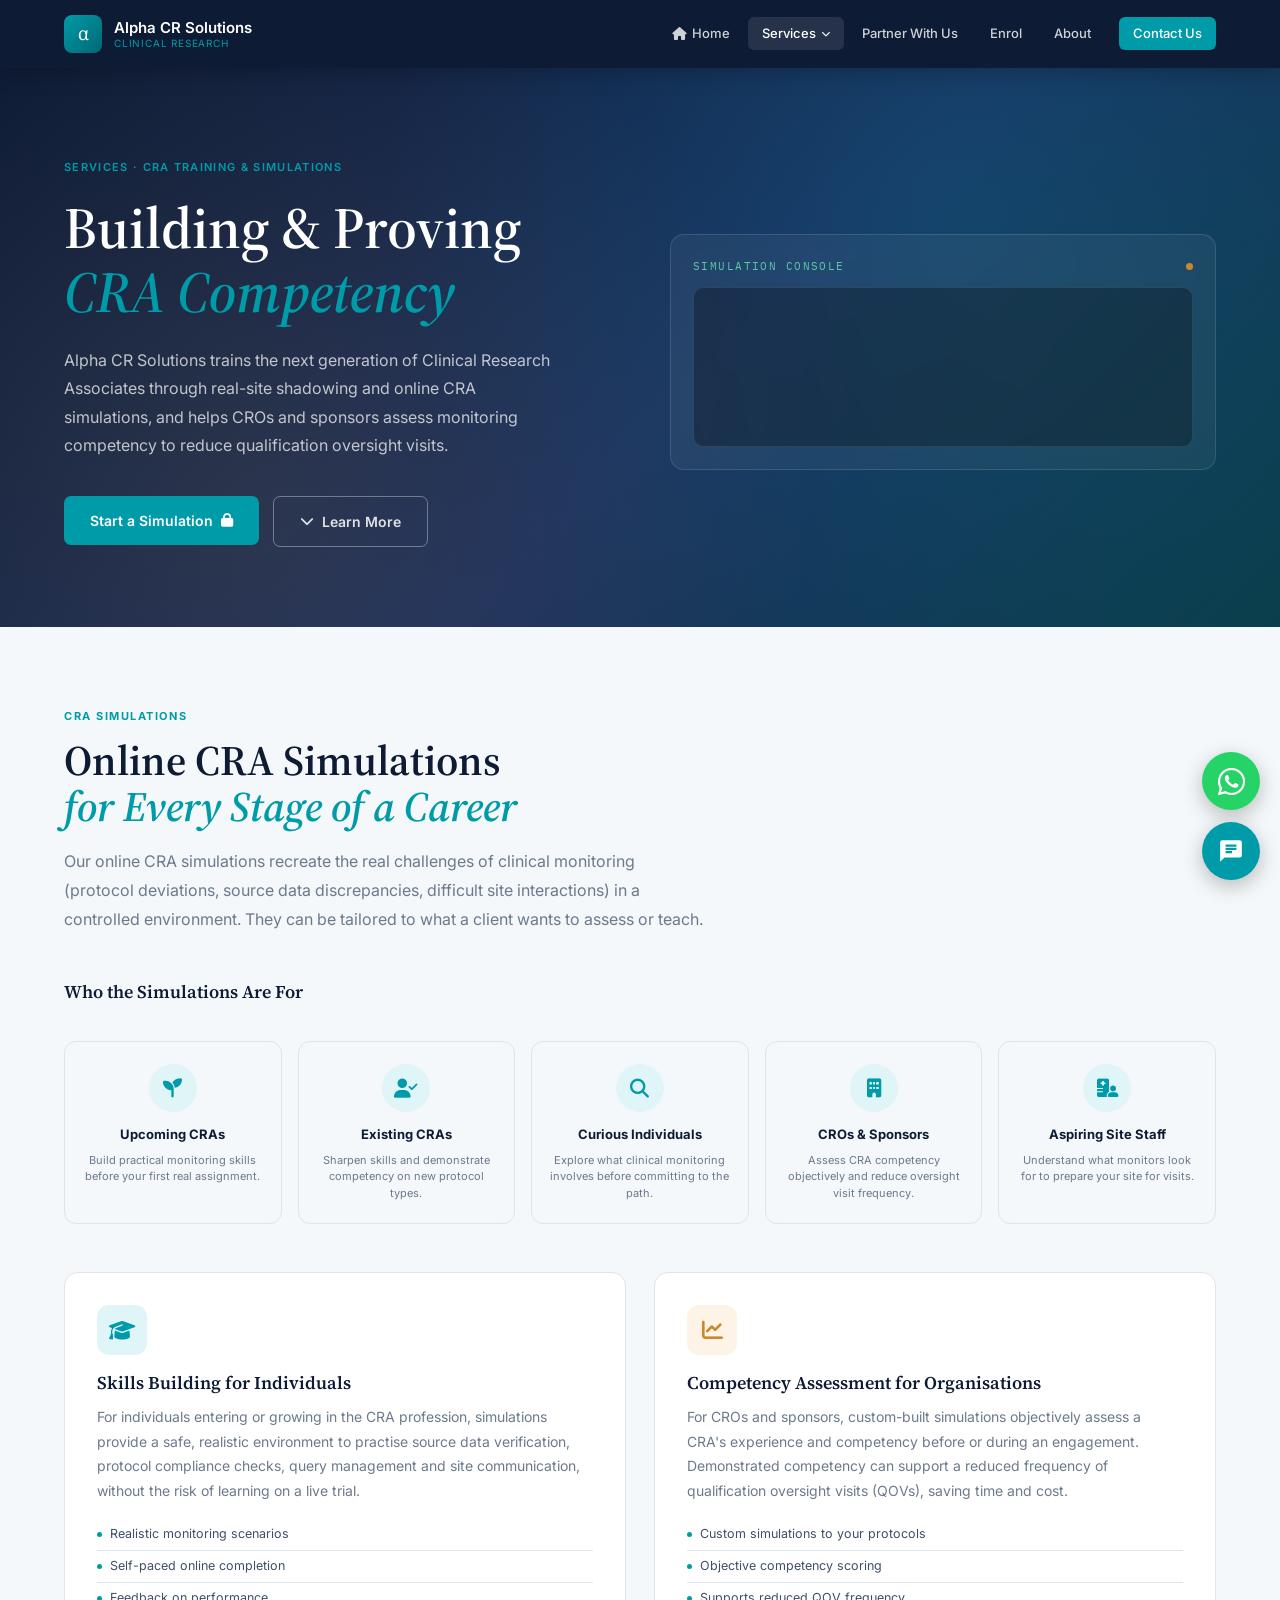
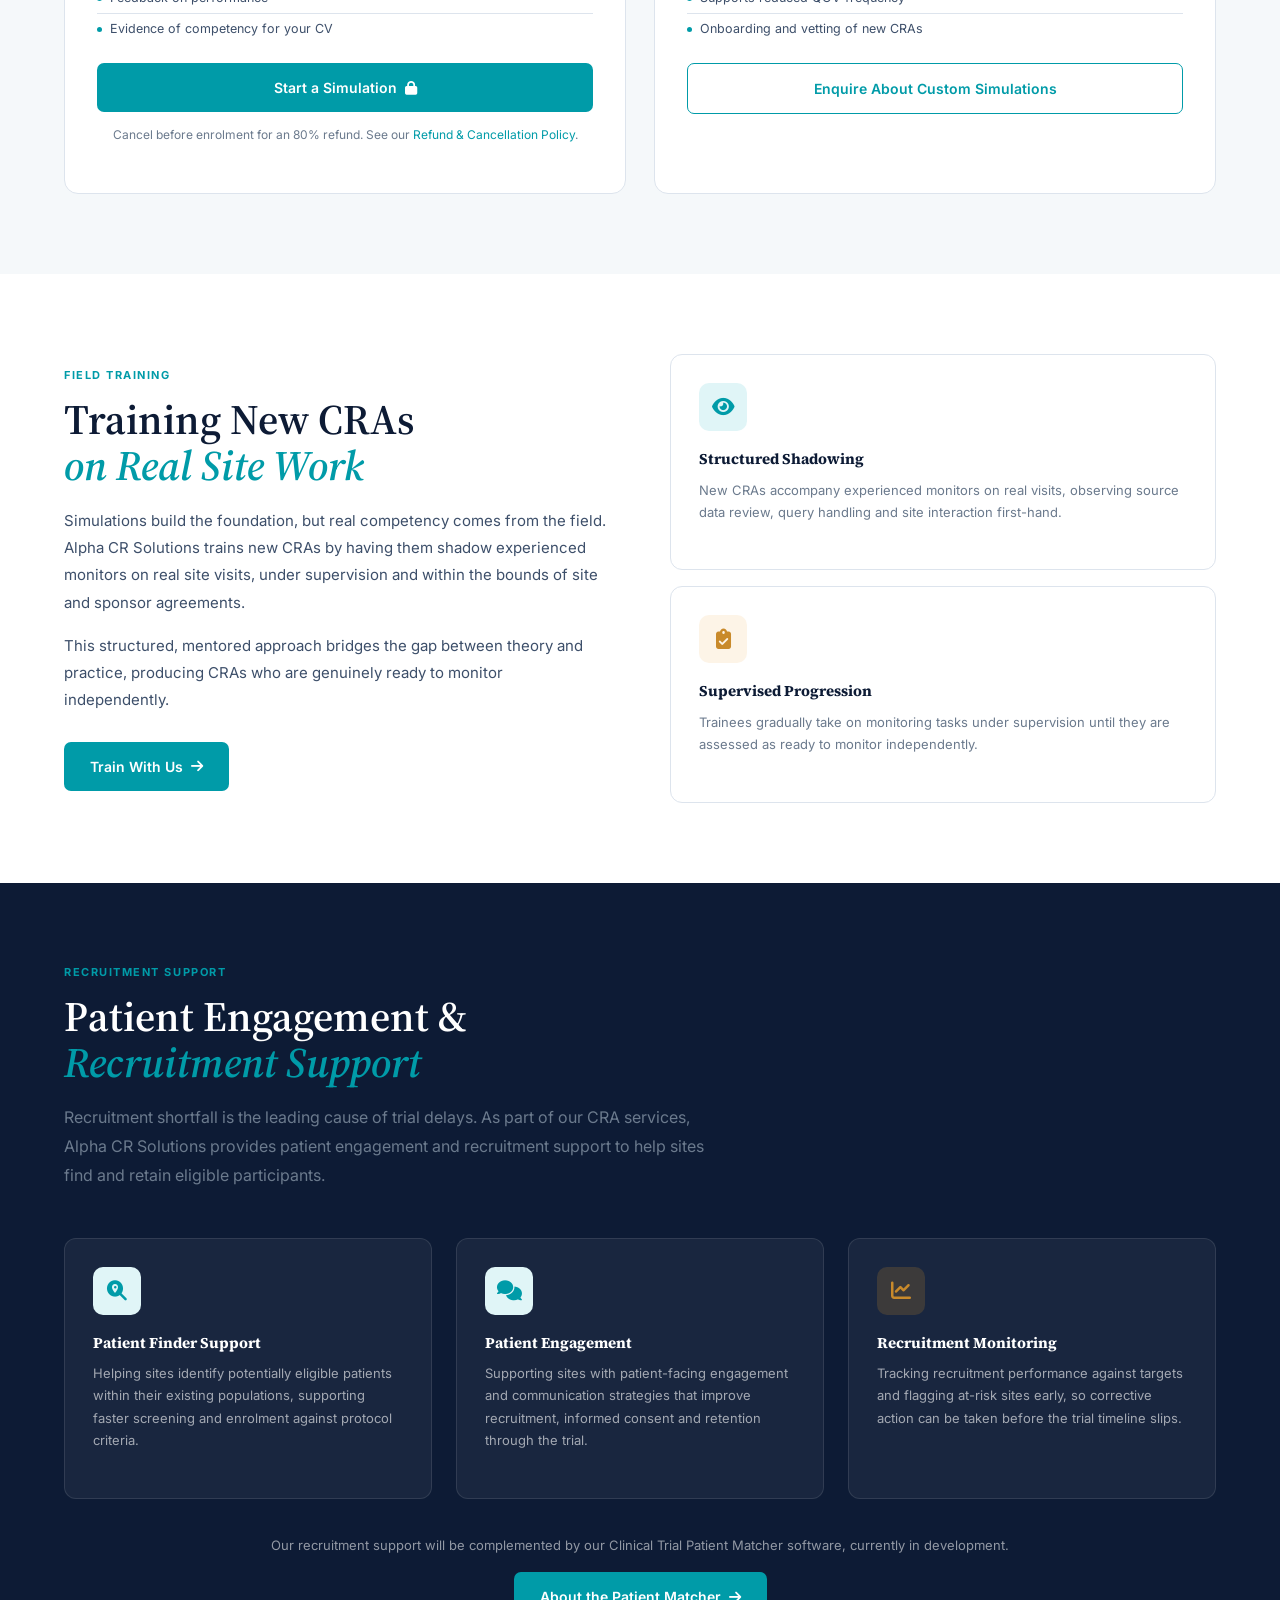
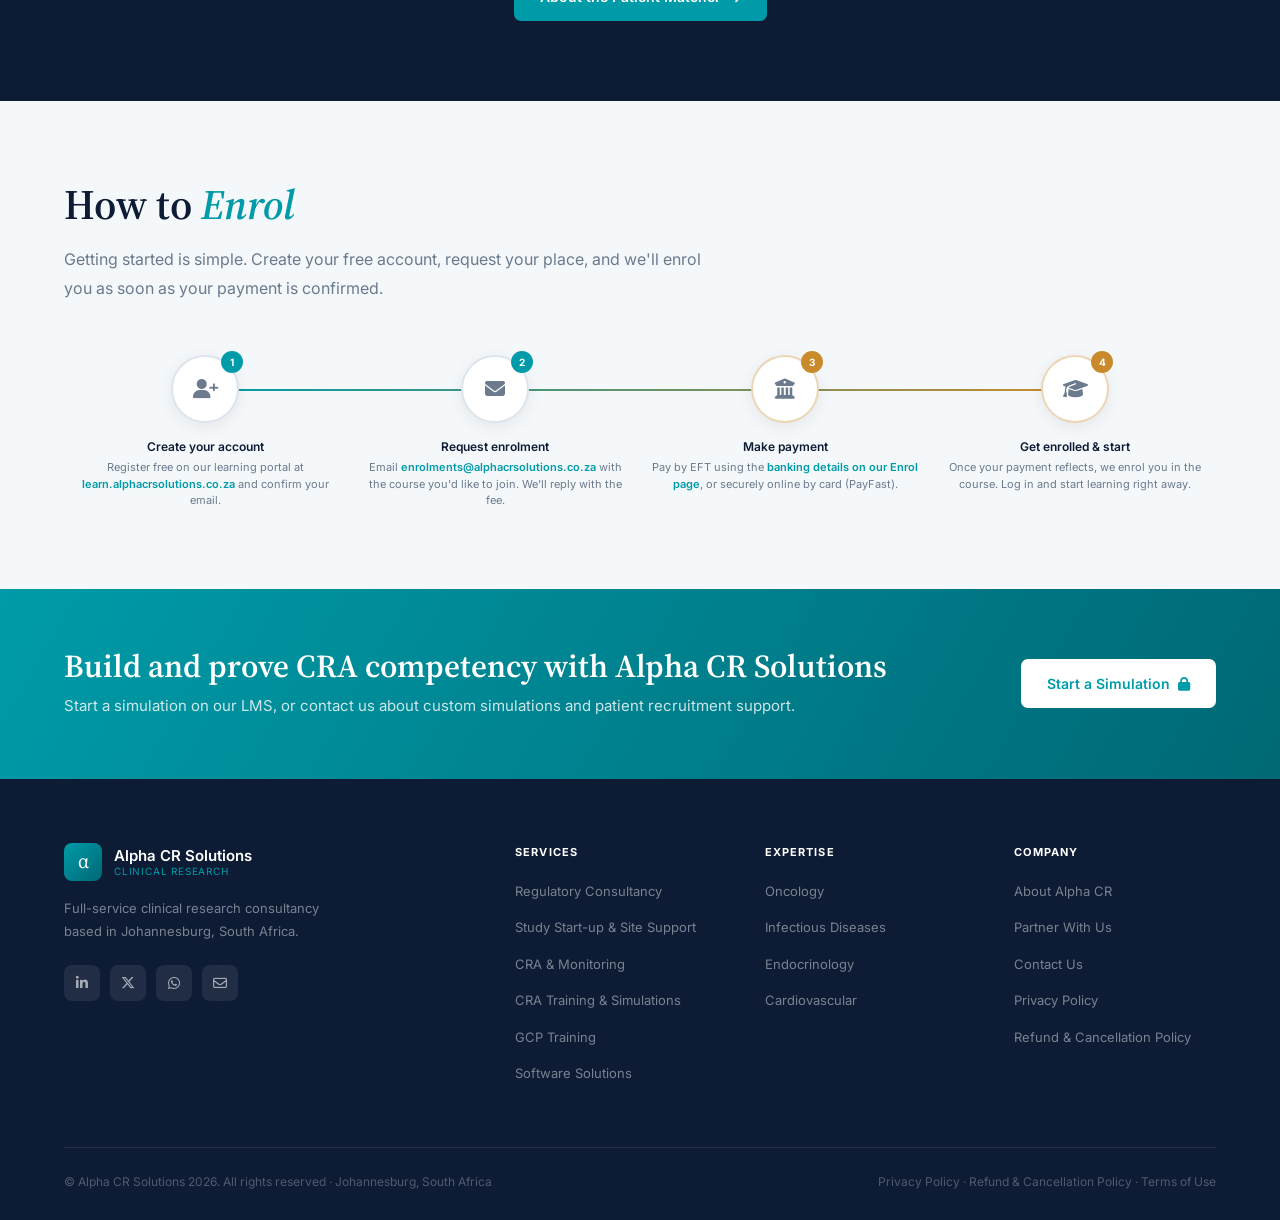
<file: cra-training.html>
<!DOCTYPE html>
<html lang="en">
<head>
<meta charset="UTF-8">
<meta name="viewport" content="width=device-width, initial-scale=1.0">
<title>CRA Training &amp; Simulations | Alpha CR Solutions</title>
<meta name="description" content="CRA training through real-site shadowing and online CRA simulations to build and assess monitoring competency. Plus patient engagement and recruitment support for clinical trials in South Africa.">
<link href="https://fonts.googleapis.com/css2?family=Source+Serif+4:ital,wght@0,400;0,600;0,700;1,400;1,600&family=Inter:wght@300;400;500;600;700&family=IBM+Plex+Mono:wght@400;500;600&display=swap" rel="stylesheet">
<link rel="stylesheet" href="https://cdnjs.cloudflare.com/ajax/libs/font-awesome/6.5.0/css/all.min.css">
<link rel="stylesheet" href="main.css?v=2">
<link rel="icon" href="favicon.svg" type="image/svg+xml">
<link rel="icon" type="image/png" sizes="32x32" href="favicon-32x32.png">
<link rel="icon" type="image/png" sizes="96x96" href="favicon-96x96.png">
<link rel="icon" type="image/png" sizes="16x16" href="favicon-16x16.png">
<link rel="apple-touch-icon" href="apple-touch-icon.png">
<style>
.audience-grid { display: grid; grid-template-columns: repeat(5,1fr); gap: 16px; margin-top: 40px; }
.audience-card {
  border: 1px solid var(--border); border-radius: 12px;
  padding: 22px 16px; text-align: center;
  transition: box-shadow .2s, transform .2s;
}
.audience-card:hover { box-shadow: var(--shadow); transform: translateY(-2px); }
.audience-icon {
  width: 48px; height: 48px; border-radius: 50%;
  background: var(--teal-lt); color: var(--teal);
  display: flex; align-items: center; justify-content: center;
  font-size: 19px; margin: 0 auto 12px;
}
.audience-card h4 { font-size: 13px; font-weight: 700; color: var(--navy); margin-bottom: 6px; }
.audience-card p  { font-size: 11px; color: var(--gray); line-height: 1.5; }
.usecase-card {
  background: var(--white); border: 1px solid var(--border);
  border-radius: 14px; padding: 32px;
}
.usecase-card .uc-icon {
  width: 50px; height: 50px; border-radius: 12px;
  background: var(--teal-lt); color: var(--teal);
  display: flex; align-items: center; justify-content: center;
  font-size: 21px; margin-bottom: 18px;
}
.usecase-card.gold .uc-icon { background: var(--gold-lt); color: var(--gold); }
.usecase-card h3 { font-size: 18px; color: var(--navy); margin-bottom: 12px; }
.usecase-card p { font-size: 14px; color: var(--gray); line-height: 1.75; margin-bottom: 16px; }
@media (max-width: 900px) { .audience-grid { grid-template-columns: repeat(3,1fr); } }
@media (max-width: 600px) { .audience-grid { grid-template-columns: 1fr 1fr; } }

/* Paid course tooltip */
.paid-wrap { position: relative; display: inline-block; }
.paid-wrap .paid-tip {
  visibility: hidden; opacity: 0;
  position: absolute; bottom: 100%; left: 0;
  transform: translateY(8px);
  padding-bottom: 14px; z-index: 50; pointer-events: none;
  transition: opacity .2s, visibility .2s, transform .2s;
}
.paid-wrap:hover .paid-tip,
.paid-wrap:focus-within .paid-tip,
.paid-wrap .paid-tip:hover {
  visibility: visible; opacity: 1; pointer-events: auto;
  transform: translateY(0);
}
/* Clickable "browser window" preview of the LMS portal */
.paid-tip .lms-card {
  display: block; width: 300px; text-decoration: none;
  background: #fff; border-radius: 12px; overflow: hidden;
  box-shadow: 0 18px 44px rgba(0,0,0,.28); border: 1px solid rgba(0,0,0,.06);
}
.paid-tip .lms-bar {
  display: flex; align-items: center; gap: 6px;
  background: var(--navy); padding: 9px 12px;
}
.paid-tip .dot { width: 9px; height: 9px; border-radius: 50%; display: inline-block; flex-shrink: 0; }
.paid-tip .dot.r { background: #ff5f57; }
.paid-tip .dot.y { background: #febc2e; }
.paid-tip .dot.g { background: #28c840; }
.paid-tip .lms-url {
  margin-left: 8px; font-size: 11px; color: #cfe0e6; font-weight: 600;
  white-space: nowrap; overflow: hidden; text-overflow: ellipsis;
}
.paid-tip .lms-body {
  padding: 16px 16px 18px; text-align: center;
  background: radial-gradient(120% 90% at 50% 0%, rgba(31,122,140,.10), #fff 72%);
}
.paid-tip .lms-logo { display: block; font-weight: 800; color: var(--navy); font-size: 15px; }
.paid-tip .lms-sub { display: block; margin-top: 4px; font-size: 12px; color: #5a6b78; }
.paid-tip .lms-cta {
  display: inline-flex; align-items: center; gap: 7px; margin-top: 13px;
  background: var(--teal); color: #fff; font-weight: 700; font-size: 12.5px;
  padding: 8px 15px; border-radius: 8px; transition: background .2s;
}
.paid-tip .lms-card:hover .lms-cta { background: var(--navy); }
.paid-wrap .paid-tip::after {
  content: ''; position: absolute; bottom: 7px; left: 30px;
  transform: none; border: 7px solid transparent;
  border-top-color: #fff; filter: drop-shadow(0 3px 2px rgba(0,0,0,.10));
}
.paid-note {
  display: inline-flex; align-items: center; gap: 6px;
  font-size: 12px; color: var(--gold); font-weight: 600; margin-top: 10px;
}
</style>
<style>
/* Signature: CRA simulation console */
.sig-card{background:rgba(255,255,255,.05);border:1px solid rgba(255,255,255,.12);border-radius:14px;padding:22px;backdrop-filter:blur(8px);align-self:center;}
.sig-head{display:flex;align-items:center;justify-content:space-between;margin-bottom:12px;}
.sig-lbl{font-family:var(--font-mono);font-size:11px;letter-spacing:.13em;text-transform:uppercase;color:#5DCAA5;}
.sig-live{width:7px;height:7px;border-radius:50%;background:#C98A2B;animation:sig-blink 1.6s ease-in-out infinite;}
@keyframes sig-blink{50%{opacity:.25}}
.sim-screen{background:rgba(0,0,0,.28);border:1px solid rgba(255,255,255,.1);border-radius:10px;padding:16px;font-family:var(--font-mono);}
.sim-line{font-size:12px;line-height:1.5;color:rgba(255,255,255,.82);margin:0 0 9px;opacity:0;transform:translateY(4px);animation:sim-in 7s ease infinite;}
.sim-line:last-child{margin-bottom:0;}
.sim-arrow{color:#5DCAA5;margin-right:7px;}
.sim-line.ok,.sim-line.ok .sim-arrow{color:#2FC4CE;}
.sim-line.l1{animation-delay:.4s}
.sim-line.l2{animation-delay:1.3s}
.sim-line.l3{animation-delay:2.2s}
.sim-line.l4{animation-delay:3.1s}
.sim-line.l5{animation-delay:4.0s}
@keyframes sim-in{0%,3%{opacity:0;transform:translateY(4px)}8%,92%{opacity:1;transform:none}100%{opacity:0}}
.sim-cursor{margin-left:4px;color:#2FC4CE;animation:sim-cur 1s steps(1) infinite;}
@keyframes sim-cur{50%{opacity:0}}
@media (prefers-reduced-motion:reduce){.sig-live,.sim-cursor{animation:none}.sim-line{opacity:1;transform:none;animation:none}}
</style>
</head>
<body>

<!-- NAV -->
<nav class="site-nav">
  <a href="index.html" class="nav-logo">
    <div class="nav-logo-mark">α</div>
    <div class="nav-logo-text">Alpha CR Solutions<span>Clinical Research</span></div>
  </a>
  <ul class="nav-menu">
    <li><a href="index.html"><i class="fa-solid fa-house"></i> Home</a></li>
    <li class="active">
      <a href="#">Services <i class="fa-solid fa-chevron-down"></i></a>
      <ul class="nav-dropdown">
        <li><a href="regulatory-consultancy.html"><i class="fa-solid fa-shield-halved"></i>Regulatory Consultancy</a></li>
        <li><a href="study-startup.html"><i class="fa-solid fa-rocket"></i>Study Start-up &amp; Site Support</a></li>
        <li><a href="cra-monitoring.html"><i class="fa-solid fa-magnifying-glass-chart"></i>CRA &amp; Monitoring</a></li>
        <li><a href="cra-training.html"><i class="fa-solid fa-user-graduate"></i>CRA Training &amp; Simulations</a></li>
        <li><a href="gcp-training.html"><i class="fa-solid fa-graduation-cap"></i>GCP Training</a></li>
        <li><a href="software.html"><i class="fa-solid fa-laptop-code"></i>Software Solutions</a></li>
      </ul>
    </li>
    <li><a href="partner-with-us.html">Partner With Us</a></li>
    <li><a href="enrolment.html">Enrol</a></li>
    <li><a href="about.html">About</a></li>
    <li><a href="contact.html" class="nav-cta">Contact Us</a></li>
  </ul>
  <button class="nav-hamburger" id="nav-burger"><span></span><span></span><span></span></button>
</nav>
<nav class="nav-mobile" id="nav-mobile">
  <a href="index.html">Home</a>
  <span class="mob-section">Services</span>
  <a href="regulatory-consultancy.html">Regulatory Consultancy</a>
  <a href="study-startup.html">Study Start-up &amp; Site Support</a>
  <a href="cra-monitoring.html">CRA &amp; Monitoring</a>
  <a href="cra-training.html">CRA Training &amp; Simulations</a>
  <a href="gcp-training.html">GCP Training</a>
  <a href="software.html">Software Solutions</a>
  <a href="partner-with-us.html">Partner With Us</a>
  <a href="enrolment.html">Enrol</a>
  <span class="mob-section">Company</span>
  <a href="about.html">About Us</a>
  <a href="contact.html" class="mob-cta">Contact Us</a>
</nav>

<!-- HERO -->
<section class="hero hero-split">
  <div class="hero-inner">
    <div>
      <p class="hero-breadcrumb">Services · CRA Training &amp; Simulations</p>
      <h1>Building &amp; Proving<br><em>CRA Competency</em></h1>
      <p class="hero-sub">Alpha CR Solutions trains the next generation of Clinical Research Associates through real-site shadowing and online CRA simulations, and helps CROs and sponsors assess monitoring competency to reduce qualification oversight visits.</p>
      <div class="hero-actions">
        <span class="paid-wrap"><a href="https://learn.alphacrsolutions.co.za/course/view.php?id=5" class="btn btn-primary">Start a Simulation <i class="fa-solid fa-lock"></i></a><span class="paid-tip"><a class="lms-card" href="https://learn.alphacrsolutions.co.za/course/view.php?id=5"><span class="lms-bar"><span class="dot r"></span><span class="dot y"></span><span class="dot g"></span><span class="lms-url">learn.alphacrsolutions.co.za</span></span><span class="lms-body"><span class="lms-logo">Alpha CR Solutions LMS</span><span class="lms-sub">Training portal &middot; browse course categories</span><span class="lms-cta">Access Simulations <i class="fa-solid fa-arrow-right"></i></span></span></a></span></span>
        <a href="#simulations" class="btn btn-ghost"><i class="fa-solid fa-chevron-down"></i> Learn More</a>
      </div>
    </div>
    <div class="sig-card">
      <div class="sig-head"><span class="sig-lbl">Simulation Console</span><span class="sig-live"></span></div>
      <div class="sim-screen">
        <p class="sim-line l1"><span class="sim-arrow">▸</span>Scenario 03 loaded · Phase II</p>
        <p class="sim-line l2"><span class="sim-arrow">▸</span>Protocol deviation detected</p>
        <p class="sim-line l3"><span class="sim-arrow">▸</span>Source discrepancy · Visit 4 vitals</p>
        <p class="sim-line l4"><span class="sim-arrow">▸</span>Query raised to site</p>
        <p class="sim-line l5 ok"><span class="sim-arrow">✓</span>Resolved · competency scored<span class="sim-cursor">▌</span></p>
      </div>
    </div>
  </div>
</section>

<!-- CRA SIMULATIONS -->
<section class="bg-off" id="simulations">
  <div class="section-inner">
    <span class="section-label">CRA Simulations</span>
    <h2 class="section-title">Online CRA Simulations<br><em>for Every Stage of a Career</em></h2>
    <p class="section-lead">Our online CRA simulations recreate the real challenges of clinical monitoring (protocol deviations, source data discrepancies, difficult site interactions) in a controlled environment. They can be tailored to what a client wants to assess or teach.</p>

    <h3 style="font-size:18px;color:var(--navy);margin:48px 0 0;">Who the Simulations Are For</h3>
    <div class="audience-grid">
      <div class="audience-card">
        <div class="audience-icon"><i class="fa-solid fa-seedling"></i></div>
        <h4>Upcoming CRAs</h4>
        <p>Build practical monitoring skills before your first real assignment.</p>
      </div>
      <div class="audience-card">
        <div class="audience-icon"><i class="fa-solid fa-user-check"></i></div>
        <h4>Existing CRAs</h4>
        <p>Sharpen skills and demonstrate competency on new protocol types.</p>
      </div>
      <div class="audience-card">
        <div class="audience-icon"><i class="fa-solid fa-magnifying-glass"></i></div>
        <h4>Curious Individuals</h4>
        <p>Explore what clinical monitoring involves before committing to the path.</p>
      </div>
      <div class="audience-card">
        <div class="audience-icon"><i class="fa-solid fa-building"></i></div>
        <h4>CROs &amp; Sponsors</h4>
        <p>Assess CRA competency objectively and reduce oversight visit frequency.</p>
      </div>
      <div class="audience-card">
        <div class="audience-icon"><i class="fa-solid fa-hospital-user"></i></div>
        <h4>Aspiring Site Staff</h4>
        <p>Understand what monitors look for to prepare your site for visits.</p>
      </div>
    </div>

    <div class="cards-grid-2" style="margin-top:48px;">
      <div class="usecase-card">
        <div class="uc-icon"><i class="fa-solid fa-graduation-cap"></i></div>
        <h3>Skills Building for Individuals</h3>
        <p>For individuals entering or growing in the CRA profession, simulations provide a safe, realistic environment to practise source data verification, protocol compliance checks, query management and site communication, without the risk of learning on a live trial.</p>
        <ul class="service-list">
          <li>Realistic monitoring scenarios</li>
          <li>Self-paced online completion</li>
          <li>Feedback on performance</li>
          <li>Evidence of competency for your CV</li>
        </ul>
        <span class="paid-wrap" style="display:block;margin-top:18px;"><a href="https://learn.alphacrsolutions.co.za/course/view.php?id=5" class="btn btn-primary" style="width:100%;justify-content:center;">Start a Simulation <i class="fa-solid fa-lock"></i></a><span class="paid-tip"><a class="lms-card" href="https://learn.alphacrsolutions.co.za/course/view.php?id=5"><span class="lms-bar"><span class="dot r"></span><span class="dot y"></span><span class="dot g"></span><span class="lms-url">learn.alphacrsolutions.co.za</span></span><span class="lms-body"><span class="lms-logo">Alpha CR Solutions LMS</span><span class="lms-sub">Training portal &middot; browse course categories</span><span class="lms-cta">Access Simulations <i class="fa-solid fa-arrow-right"></i></span></span></a></span></span>
        <p style="margin-top:12px;font-size:12px;color:var(--gray);text-align:center;">Cancel before enrolment for an 80% refund. See our <a href="refund-and-cancellation-policy.html" style="color:var(--teal);">Refund &amp; Cancellation Policy</a>.</p>
      </div>
      <div class="usecase-card gold">
        <div class="uc-icon"><i class="fa-solid fa-chart-line"></i></div>
        <h3>Competency Assessment for Organisations</h3>
        <p>For CROs and sponsors, custom-built simulations objectively assess a CRA's experience and competency before or during an engagement. Demonstrated competency can support a reduced frequency of qualification oversight visits (QOVs), saving time and cost.</p>
        <ul class="service-list">
          <li>Custom simulations to your protocols</li>
          <li>Objective competency scoring</li>
          <li>Supports reduced QOV frequency</li>
          <li>Onboarding and vetting of new CRAs</li>
        </ul>
        <a href="contact.html" class="btn btn-outline" style="width:100%;justify-content:center;margin-top:18px;">Enquire About Custom Simulations</a>
      </div>
    </div>
  </div>
</section>

<!-- SHADOWING / FIELD TRAINING -->
<section class="bg-white">
  <div class="section-inner">
    <div style="display:grid;grid-template-columns:1fr 1fr;gap:60px;align-items:center;">
      <div>
        <span class="section-label">Field Training</span>
        <h2 class="section-title">Training New CRAs<br><em>on Real Site Work</em></h2>
        <p style="font-size:15px;color:#3d4f6a;line-height:1.82;margin-bottom:16px;">Simulations build the foundation, but real competency comes from the field. Alpha CR Solutions trains new CRAs by having them shadow experienced monitors on real site visits, under supervision and within the bounds of site and sponsor agreements.</p>
        <p style="font-size:15px;color:#3d4f6a;line-height:1.82;margin-bottom:28px;">This structured, mentored approach bridges the gap between theory and practice, producing CRAs who are genuinely ready to monitor independently.</p>
        <a href="contact.html" class="btn btn-primary">Train With Us <i class="fa-solid fa-arrow-right"></i></a>
      </div>
      <div class="cards-grid-2" style="grid-template-columns:1fr;gap:16px;margin-top:0;">
        <div class="service-card">
          <div class="card-icon"><i class="fa-solid fa-eye"></i></div>
          <h3>Structured Shadowing</h3>
          <p>New CRAs accompany experienced monitors on real visits, observing source data review, query handling and site interaction first-hand.</p>
        </div>
        <div class="service-card">
          <div class="card-icon gold"><i class="fa-solid fa-clipboard-check"></i></div>
          <h3>Supervised Progression</h3>
          <p>Trainees gradually take on monitoring tasks under supervision until they are assessed as ready to monitor independently.</p>
        </div>
      </div>
    </div>
  </div>
</section>

<!-- PATIENT ENGAGEMENT & RECRUITMENT -->
<section class="bg-navy">
  <div class="section-inner">
    <span class="section-label">Recruitment Support</span>
    <h2 class="section-title" style="color:#fff;">Patient Engagement &amp;<br><em>Recruitment Support</em></h2>
    <p class="section-lead">Recruitment shortfall is the leading cause of trial delays. As part of our CRA services, Alpha CR Solutions provides patient engagement and recruitment support to help sites find and retain eligible participants.</p>
    <div class="cards-grid-3" style="margin-top:48px;">
      <div class="service-card dark">
        <div class="card-icon"><i class="fa-solid fa-magnifying-glass-location"></i></div>
        <h3>Patient Finder Support</h3>
        <p>Helping sites identify potentially eligible patients within their existing populations, supporting faster screening and enrolment against protocol criteria.</p>
      </div>
      <div class="service-card dark">
        <div class="card-icon"><i class="fa-solid fa-comments"></i></div>
        <h3>Patient Engagement</h3>
        <p>Supporting sites with patient-facing engagement and communication strategies that improve recruitment, informed consent and retention through the trial.</p>
      </div>
      <div class="service-card dark">
        <div class="card-icon" style="background:rgba(201,138,43,.2);color:var(--gold);"><i class="fa-solid fa-chart-line"></i></div>
        <h3>Recruitment Monitoring</h3>
        <p>Tracking recruitment performance against targets and flagging at-risk sites early, so corrective action can be taken before the trial timeline slips.</p>
      </div>
    </div>
    <div style="text-align:center;margin-top:36px;">
      <p style="font-size:13px;color:rgba(255,255,255,.55);margin-bottom:16px;">Our recruitment support will be complemented by our Clinical Trial Patient Matcher software, currently in development.</p>
      <a href="software.html#matcher" class="btn btn-primary">About the Patient Matcher <i class="fa-solid fa-arrow-right"></i></a>
    </div>
  </div>
</section>

<!-- HOW TO ENROL -->
<section class="bg-off" id="how-to-enrol">
  <div class="section-inner">
    <h2 class="section-title">How to <em>Enrol</em></h2>
    <p class="section-lead">Getting started is simple. Create your free account, request your place, and we'll enrol you as soon as your payment is confirmed.</p>
    <div class="enrol-pathway">
      <div class="pathway-step"><div class="step-circle"><span class="step-num">1</span><i class="fa-solid fa-user-plus"></i></div><p class="step-title">Create your account</p><p class="step-body">Register free on our learning portal at <a href="https://learn.alphacrsolutions.co.za" target="_blank" rel="noopener">learn.alphacrsolutions.co.za</a> and confirm your email.</p></div>
      <div class="pathway-step"><div class="step-circle"><span class="step-num">2</span><i class="fa-solid fa-envelope"></i></div><p class="step-title">Request enrolment</p><p class="step-body">Email <a href="mailto:enrolments@alphacrsolutions.co.za?subject=Course%20enrolment%20request">enrolments@alphacrsolutions.co.za</a> with the course you'd like to join. We'll reply with the fee.</p></div>
      <div class="pathway-step step-gold"><div class="step-circle"><span class="step-num">3</span><i class="fa-solid fa-building-columns"></i></div><p class="step-title">Make payment</p><p class="step-body">Pay by EFT using the <a href="enrolment.html#payment">banking details on our Enrol page</a>, or securely online by card (PayFast).</p></div>
      <div class="pathway-step step-gold"><div class="step-circle"><span class="step-num">4</span><i class="fa-solid fa-graduation-cap"></i></div><p class="step-title">Get enrolled &amp; start</p><p class="step-body">Once your payment reflects, we enrol you in the course. Log in and start learning right away.</p></div>
    </div>
  </div>
</section>

<!-- CTA -->
<section class="cta-banner">
  <div class="cta-banner-inner">
    <div class="cta-text">
      <h2>Build and prove CRA competency with Alpha CR Solutions</h2>
      <p>Start a simulation on our LMS, or contact us about custom simulations and patient recruitment support.</p>
    </div>
    <span class="paid-wrap"><a href="https://learn.alphacrsolutions.co.za/course/view.php?id=5" class="btn btn-white">Start a Simulation <i class="fa-solid fa-lock"></i></a><span class="paid-tip"><a class="lms-card" href="https://learn.alphacrsolutions.co.za/course/view.php?id=5"><span class="lms-bar"><span class="dot r"></span><span class="dot y"></span><span class="dot g"></span><span class="lms-url">learn.alphacrsolutions.co.za</span></span><span class="lms-body"><span class="lms-logo">Alpha CR Solutions LMS</span><span class="lms-sub">Training portal &middot; browse course categories</span><span class="lms-cta">Access Simulations <i class="fa-solid fa-arrow-right"></i></span></span></a></span></span>
  </div>
</section>

<!-- FOOTER -->
<footer class="site-footer">
  <div class="footer-grid">
    <div class="footer-brand">
      <a href="index.html" class="nav-logo" style="margin-bottom:4px;">
        <div class="nav-logo-mark">α</div>
        <div class="nav-logo-text" style="color:#fff;">Alpha CR Solutions<span>Clinical Research</span></div>
      </a>
      <p>Full-service clinical research consultancy based in Johannesburg, South Africa.</p>
      <div class="social-links">
        <a href="https://www.linkedin.com/company/alpha-cr-solutions/" target="_blank" rel="noopener"><i class="fa-brands fa-linkedin-in"></i></a>
        <a href="https://x.com/acrsoln" target="_blank" rel="noopener" aria-label="X / Twitter"><i class="fa-brands fa-x-twitter"></i></a>
        <a href="https://wa.me/27608837967" target="_blank" rel="noopener" aria-label="WhatsApp"><i class="fa-brands fa-whatsapp"></i></a>
        <a href="mailto:enquiries@alphacrsolutions.co.za"><i class="fa-regular fa-envelope"></i></a>
      </div>
    </div>
    <div class="footer-col"><h4>Services</h4><ul>
      <li><a href="regulatory-consultancy.html">Regulatory Consultancy</a></li>
      <li><a href="study-startup.html">Study Start-up &amp; Site Support</a></li>
      <li><a href="cra-monitoring.html">CRA &amp; Monitoring</a></li>
      <li><a href="cra-training.html">CRA Training &amp; Simulations</a></li>
      <li><a href="gcp-training.html">GCP Training</a></li>
      <li><a href="software.html">Software Solutions</a></li>
    </ul></div>
    <div class="footer-col"><h4>Expertise</h4><ul>
      <li><a href="#">Oncology</a></li><li><a href="#">Infectious Diseases</a></li>
      <li><a href="#">Endocrinology</a></li><li><a href="#">Cardiovascular</a></li>
    </ul></div>
    <div class="footer-col"><h4>Company</h4><ul>
      <li><a href="about.html">About Alpha CR</a></li>
      <li><a href="partner-with-us.html">Partner With Us</a></li>
      <li><a href="contact.html">Contact Us</a></li>
      <li><a href="privacy-policy.html">Privacy Policy</a></li>
      <li><a href="refund-and-cancellation-policy.html">Refund &amp; Cancellation Policy</a></li>
    </ul></div>
  </div>
  <div class="footer-bottom">
    <span>© Alpha CR Solutions 2026. All rights reserved · Johannesburg, South Africa</span>
    <span><a href="privacy-policy.html">Privacy Policy</a> · <a href="refund-and-cancellation-policy.html">Refund &amp; Cancellation Policy</a> · <a href="terms-of-use.html">Terms of Use</a></span>
  </div>
</footer>
<script src="main.js?v=2"></script>
<script src="chat-widget.js?v=4" defer></script>
</body>
</html>
</file>
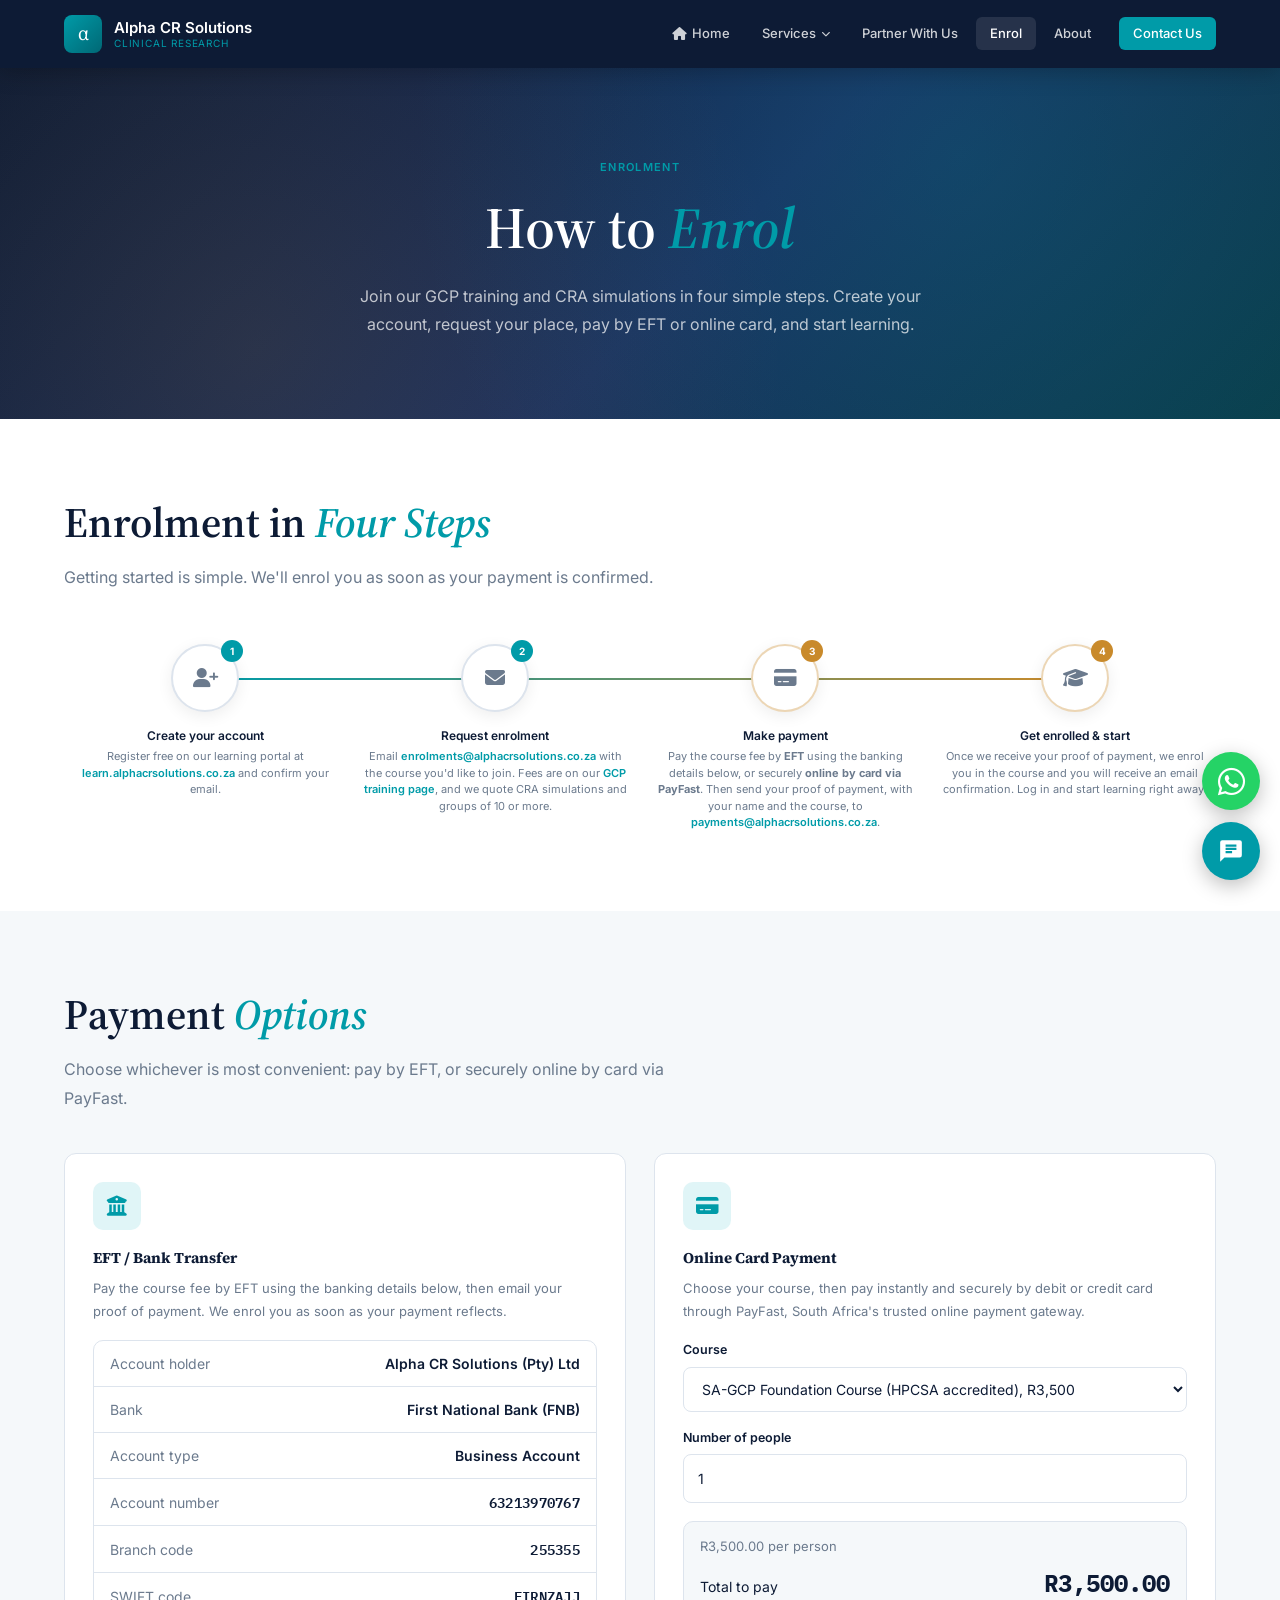
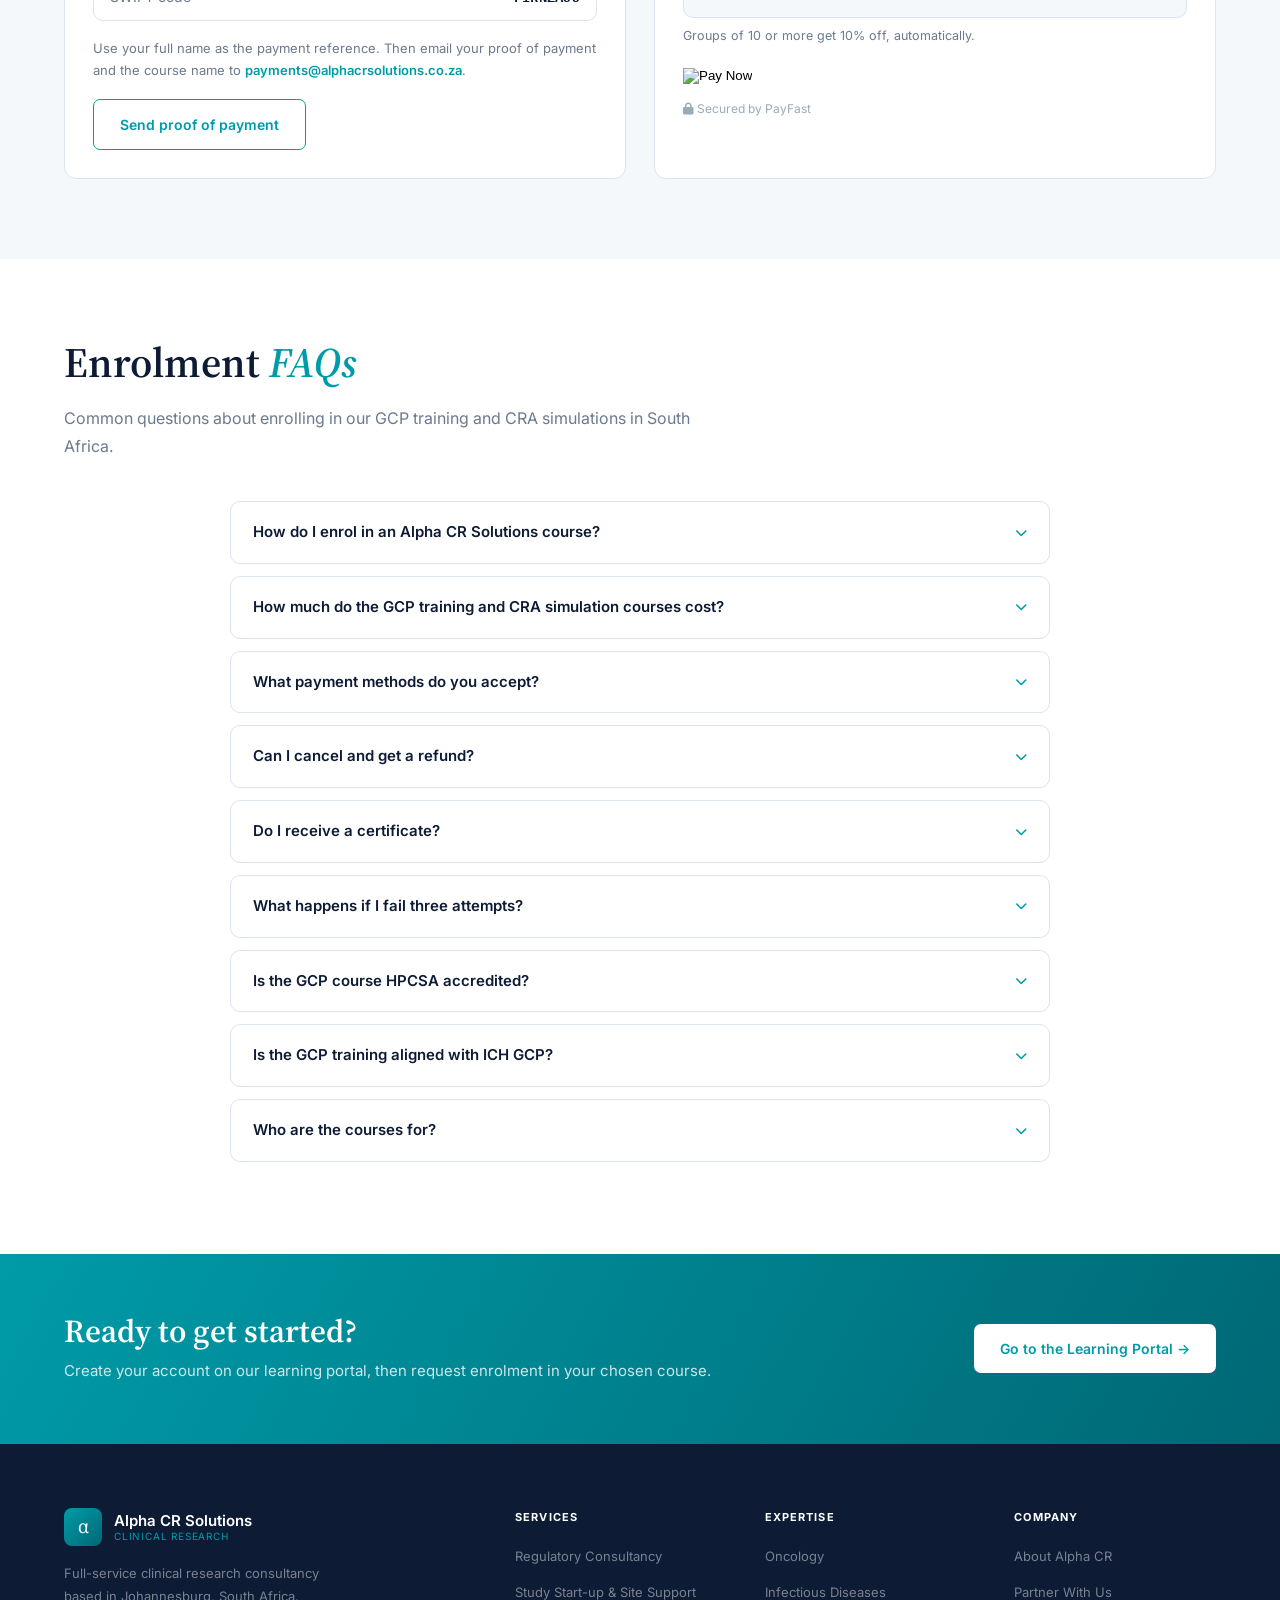
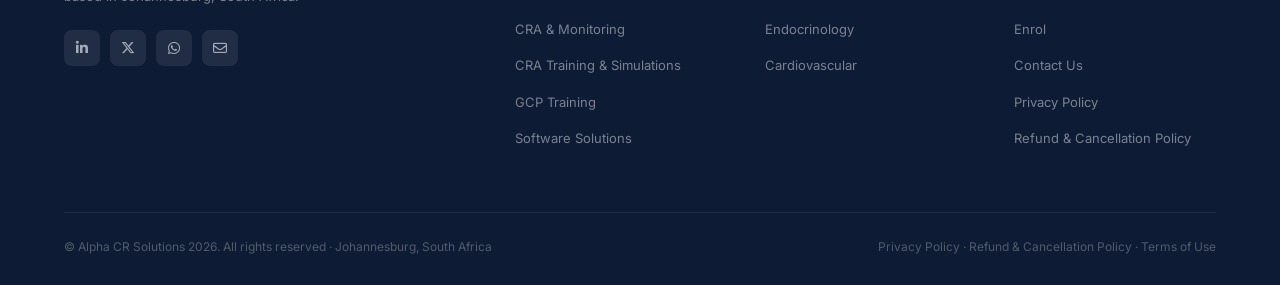
<file: enrolment.html>
<!DOCTYPE html>
<html lang="en">
<head>
<meta charset="UTF-8">
<meta name="viewport" content="width=device-width, initial-scale=1.0">
<title>Enrol | Alpha CR Solutions</title>
<meta name="description" content="How to enrol in Alpha CR Solutions GCP training and CRA simulations: register on our learning portal, request enrolment, and pay by EFT or online card via PayFast.">
<link href="https://fonts.googleapis.com/css2?family=Source+Serif+4:ital,wght@0,400;0,600;0,700;1,400;1,600&family=Inter:wght@300;400;500;600;700&family=IBM+Plex+Mono:wght@400;500;600&display=swap" rel="stylesheet">
<link rel="stylesheet" href="https://cdnjs.cloudflare.com/ajax/libs/font-awesome/6.5.0/css/all.min.css">
<link rel="stylesheet" href="main.css?v=2">
<link rel="icon" href="favicon.svg" type="image/svg+xml">
<link rel="icon" type="image/png" sizes="32x32" href="favicon-32x32.png">
<link rel="icon" type="image/png" sizes="96x96" href="favicon-96x96.png">
<link rel="icon" type="image/png" sizes="16x16" href="favicon-16x16.png">
<link rel="apple-touch-icon" href="apple-touch-icon.png">
<style>
/* Signature: enrolment pathway activates step by step */
.enrol-pathway .step-circle::after{content:'';position:absolute;inset:-6px;border-radius:50%;border:2px solid var(--teal);opacity:0;pointer-events:none;animation:enrol-pulse 12s ease-in-out infinite;}
.enrol-pathway .pathway-step.step-gold .step-circle::after{border-color:var(--gold);}
.enrol-pathway .pathway-step:nth-child(1) .step-circle::after{animation-delay:0s}
.enrol-pathway .pathway-step:nth-child(2) .step-circle::after{animation-delay:3.2s}
.enrol-pathway .pathway-step:nth-child(3) .step-circle::after{animation-delay:6.4s}
.enrol-pathway .pathway-step:nth-child(4) .step-circle::after{animation-delay:9.6s}
@keyframes enrol-pulse{0%{opacity:0;transform:scale(.85)}8%{opacity:.35;transform:scale(.95)}20%{opacity:.75;transform:scale(1)}45%{opacity:.3;transform:scale(1.2)}70%{opacity:0;transform:scale(1.45)}100%{opacity:0;transform:scale(1.45)}}
@media (prefers-reduced-motion:reduce){.enrol-pathway .step-circle::after{display:none;}}
/* EFT banking details */
.bank-details { margin: 6px 0 0; border: 1px solid var(--border); border-radius: 10px; overflow: hidden; }
.bank-details > div { display: flex; justify-content: space-between; align-items: baseline; gap: 16px; padding: 11px 16px; border-bottom: 1px solid var(--border); font-size: 14px; }
.bank-details > div:last-child { border-bottom: none; }
.bank-details dt { color: var(--gray); flex-shrink: 0; }
.bank-details dd { margin: 0; color: var(--navy); font-weight: 600; text-align: right; }
.bank-details dd.mono { font-family: var(--font-mono); letter-spacing: .02em; }
.service-card .bank-note { margin: 16px 0 18px; }
.service-card .bank-note a { color: var(--teal); font-weight: 600; }
/* PayFast course picker */
.pf-form label { display: block; font-size: 12.5px; font-weight: 600; color: var(--navy); margin: 16px 0 6px; }
.pf-form select, .pf-form input[type=number] { width: 100%; padding: 12px 14px; font: inherit; font-size: 14px; color: var(--navy); background: var(--white); border: 1.5px solid var(--border); border-radius: 8px; }
.pf-form select:focus, .pf-form input[type=number]:focus { outline: none; border-color: var(--teal); box-shadow: 0 0 0 3px rgba(0,155,168,.15); }
.pf-summary { margin: 18px 0 0; padding: 14px 16px; background: var(--off); border: 1px solid var(--border); border-radius: 10px; }
.pf-unit { font-size: 13px; color: var(--gray); }
.pf-total { display: flex; justify-content: space-between; align-items: baseline; margin-top: 6px; font-size: 14px; color: var(--navy); }
.pf-total strong { font-family: var(--font-mono); font-size: 24px; }
.pf-hint { font-size: 12.5px; color: var(--gray); margin: 8px 0 0; min-height: 18px; }
.pf-error { font-size: 13px; color: #b3261e; margin: 8px 0 0; }
.pf-pay { margin-top: 14px; }
.pf-pay input[type=image] { cursor: pointer; max-width: 100%; height: auto; }
.pf-status { margin: 0 0 14px; padding: 12px 14px; border-radius: 10px; font-size: 13.5px; line-height: 1.6; background: var(--teal-lt); color: var(--navy); border: 1px solid rgba(0,155,168,.25); }
.pf-status.warn { background: var(--gold-lt); border-color: rgba(201,138,43,.3); }
</style>
</head>
<body>

<!-- NAV -->
<nav class="site-nav">
  <a href="index.html" class="nav-logo">
    <div class="nav-logo-mark">α</div>
    <div class="nav-logo-text">Alpha CR Solutions<span>Clinical Research</span></div>
  </a>
  <ul class="nav-menu">
    <li><a href="index.html"><i class="fa-solid fa-house"></i> Home</a></li>
    <li>
      <a href="#">Services <i class="fa-solid fa-chevron-down"></i></a>
      <ul class="nav-dropdown">
        <li><a href="regulatory-consultancy.html"><i class="fa-solid fa-shield-halved"></i>Regulatory Consultancy</a></li>
        <li><a href="study-startup.html"><i class="fa-solid fa-rocket"></i>Study Start-up &amp; Site Support</a></li>
        <li><a href="cra-monitoring.html"><i class="fa-solid fa-magnifying-glass-chart"></i>CRA &amp; Monitoring</a></li>
        <li><a href="cra-training.html"><i class="fa-solid fa-user-graduate"></i>CRA Training &amp; Simulations</a></li>
        <li><a href="gcp-training.html"><i class="fa-solid fa-graduation-cap"></i>GCP Training</a></li>
        <li><a href="software.html"><i class="fa-solid fa-laptop-code"></i>Software Solutions</a></li>
      </ul>
    </li>
    <li><a href="partner-with-us.html">Partner With Us</a></li>
    <li class="active"><a href="enrolment.html">Enrol</a></li>
    <li><a href="about.html">About</a></li>
    <li><a href="contact.html" class="nav-cta">Contact Us</a></li>
  </ul>
  <button class="nav-hamburger" id="nav-burger"><span></span><span></span><span></span></button>
</nav>
<nav class="nav-mobile" id="nav-mobile">
  <a href="index.html">Home</a>
  <span class="mob-section">Services</span>
  <a href="regulatory-consultancy.html">Regulatory Consultancy</a>
  <a href="study-startup.html">Study Start-up &amp; Site Support</a>
  <a href="cra-monitoring.html">CRA &amp; Monitoring</a>
  <a href="cra-training.html">CRA Training &amp; Simulations</a>
  <a href="gcp-training.html">GCP Training</a>
  <a href="software.html">Software Solutions</a>
  <a href="partner-with-us.html">Partner With Us</a>
  <a href="enrolment.html">Enrol</a>
  <span class="mob-section">Company</span>
  <a href="about.html">About Us</a>
  <a href="contact.html" class="mob-cta">Contact Us</a>
</nav>

<!-- HERO -->
<section class="hero">
  <div class="hero-inner" style="max-width:820px;margin:0 auto;text-align:center;">
    <p class="hero-breadcrumb">Enrolment</p>
    <h1>How to <em>Enrol</em></h1>
    <p class="hero-sub" style="margin:0 auto;max-width:580px;">Join our GCP training and CRA simulations in four simple steps. Create your account, request your place, pay by EFT or online card, and start learning.</p>
  </div>
</section>

<!-- STEPS -->
<section class="bg-white">
  <div class="section-inner">
    <h2 class="section-title">Enrolment in <em>Four Steps</em></h2>
    <p class="section-lead">Getting started is simple. We'll enrol you as soon as your payment is confirmed.</p>
    <div class="enrol-pathway">
      <div class="pathway-step"><div class="step-circle"><span class="step-num">1</span><i class="fa-solid fa-user-plus"></i></div><p class="step-title">Create your account</p><p class="step-body">Register free on our learning portal at <a href="https://learn.alphacrsolutions.co.za" target="_blank" rel="noopener">learn.alphacrsolutions.co.za</a> and confirm your email.</p></div>
      <div class="pathway-step"><div class="step-circle"><span class="step-num">2</span><i class="fa-solid fa-envelope"></i></div><p class="step-title">Request enrolment</p><p class="step-body">Email <a href="mailto:enrolments@alphacrsolutions.co.za?subject=Course%20enrolment%20request">enrolments@alphacrsolutions.co.za</a> with the course you'd like to join. Fees are on our <a href="gcp-training.html#foundation-course">GCP training page</a>, and we quote CRA simulations and groups of 10 or more.</p></div>
      <div class="pathway-step step-gold"><div class="step-circle"><span class="step-num">3</span><i class="fa-solid fa-credit-card"></i></div><p class="step-title">Make payment</p><p class="step-body">Pay the course fee by <strong>EFT</strong> using the banking details below, or securely <strong>online by card via PayFast</strong>. Then send your proof of payment, with your name and the course, to <a href="mailto:payments@alphacrsolutions.co.za?subject=Proof%20of%20payment">payments@alphacrsolutions.co.za</a>.</p></div>
      <div class="pathway-step step-gold"><div class="step-circle"><span class="step-num">4</span><i class="fa-solid fa-graduation-cap"></i></div><p class="step-title">Get enrolled &amp; start</p><p class="step-body">Once we receive your proof of payment, we enrol you in the course and you will receive an email confirmation. Log in and start learning right away.</p></div>
    </div>
  </div>
</section>

<!-- PAYMENT OPTIONS -->
<section class="bg-off" id="payment">
  <div class="section-inner">
    <h2 class="section-title">Payment <em>Options</em></h2>
    <p class="section-lead">Choose whichever is most convenient: pay by EFT, or securely online by card via PayFast.</p>
    <div class="cards-grid-2" style="margin-top:40px;">
      <div class="service-card">
        <div class="card-icon"><i class="fa-solid fa-building-columns"></i></div>
        <h3>EFT / Bank Transfer</h3>
        <p>Pay the course fee by EFT using the banking details below, then email your proof of payment. We enrol you as soon as your payment reflects.</p>
        <dl class="bank-details">
          <div><dt>Account holder</dt><dd>Alpha CR Solutions (Pty) Ltd</dd></div>
          <div><dt>Bank</dt><dd>First National Bank (FNB)</dd></div>
          <div><dt>Account type</dt><dd>Business Account</dd></div>
          <div><dt>Account number</dt><dd class="mono">63213970767</dd></div>
          <div><dt>Branch code</dt><dd class="mono">255355</dd></div>
          <div><dt>SWIFT code</dt><dd class="mono">FIRNZAJJ</dd></div>
        </dl>
        <p class="bank-note">Use your full name as the payment reference. Then email your proof of payment and the course name to <a href="mailto:payments@alphacrsolutions.co.za?subject=Proof%20of%20payment">payments@alphacrsolutions.co.za</a>.</p>
        <a href="mailto:payments@alphacrsolutions.co.za?subject=Proof%20of%20payment" class="btn btn-outline">Send proof of payment</a>
      </div>
      <div class="service-card">
        <div class="card-icon"><i class="fa-solid fa-credit-card"></i></div>
        <h3>Online Card Payment</h3>
        <p>Choose your course, then pay instantly and securely by debit or credit card through PayFast, South Africa's trusted online payment gateway.</p>
        <div class="pf-status" id="pf-status" role="status" hidden></div>
        <noscript><p class="bank-note">Card payment needs JavaScript. Please pay by EFT instead, or email <a href="mailto:enrolments@alphacrsolutions.co.za?subject=Course%20enrolment">enrolments@alphacrsolutions.co.za</a>.</p></noscript>
        <form id="pf-form" class="pf-form" name="PayFastPayNowForm" action="https://payment.payfast.io/eng/process" method="post" hidden>
          <input required type="hidden" name="cmd" value="_paynow">
          <input required type="hidden" name="receiver" pattern="[0-9]" value="35819753">
          <input type="hidden" name="return_url" value="https://alphacrsolutions.co.za/enrolment.html?payment=thanks">
          <input type="hidden" name="cancel_url" value="https://alphacrsolutions.co.za/enrolment.html?payment=cancelled">
          <input type="hidden" name="notify_url" value="https://alphacrsolutions.co.za/contact.html">
          <input required type="hidden" name="amount" value="3500.00">
          <input required type="hidden" name="item_name" maxlength="100" value="SA-GCP Foundation Course">
          <input type="hidden" name="item_description" maxlength="255" value="Full SA-GCP accredited course">
          <label for="pf-course">Course</label>
          <select id="pf-course">
            <option value="sa-gcp">SA-GCP Foundation Course (HPCSA accredited), R3,500</option>
            <option value="ich">ICH E6(R3) GCP course, R575</option>
          </select>
          <label for="pf-qty">Number of people</label>
          <input id="pf-qty" type="number" inputmode="numeric" min="1" max="500" step="1" value="1">
          <div class="pf-summary" aria-live="polite">
            <div class="pf-unit" id="pf-unit">R3,500.00 per person</div>
            <div class="pf-total"><span>Total to pay</span><strong id="pf-total">R3,500.00</strong></div>
          </div>
          <p class="pf-hint" id="pf-hint"></p>
          <p class="pf-error" id="pf-error" role="alert" hidden></p>
          <div class="pf-pay">
            <input type="image" src="https://my.payfast.io/images/buttons/PayNow/Dark-Large-PayNow.png" alt="Pay Now" title="Pay Now with Payfast">
          </div>
        </form>
        <p style="font-size:12px;color:var(--gray-lt);margin:12px 0 0;"><i class="fa-solid fa-lock"></i> Secured by PayFast</p>
      </div>
    </div>
  </div>
</section>

<!-- FAQ -->
<section class="bg-white" id="faq">
  <div class="section-inner">
    <h2 class="section-title">Enrolment <em>FAQs</em></h2>
    <p class="section-lead">Common questions about enrolling in our GCP training and CRA simulations in South Africa.</p>
    <div class="faq-list">
      <details class="faq-item">
        <summary>How do I enrol in an Alpha CR Solutions course?</summary>
        <div class="faq-a"><p>Create a free account on our learning portal, email <a href="mailto:enrolments@alphacrsolutions.co.za">enrolments@alphacrsolutions.co.za</a> to request your course, pay the fee by EFT or online card, and we enrol you as soon as your payment reflects.</p></div>
      </details>
      <details class="faq-item">
        <summary>How much do the GCP training and CRA simulation courses cost?</summary>
        <div class="faq-a"><p><strong>Good Clinical Practice Foundation Course:</strong> R3,500 per person.<br><strong>Groups of 10 or more:</strong> 10% discount, R3,150 per person.<br><strong>ICH E6(R3) GCP course:</strong> R575 per person.<br>CRA simulation fees vary by programme. Email <a href="mailto:enrolments@alphacrsolutions.co.za?subject=Course%20fees">enrolments@alphacrsolutions.co.za</a> with the simulation you are interested in and we will send current pricing and payment details.</p></div>
      </details>
      <details class="faq-item">
        <summary>What payment methods do you accept?</summary>
        <div class="faq-a"><p>You can pay by <strong>EFT / bank transfer</strong> or by <strong>debit or credit card online via PayFast</strong>, South Africa&rsquo;s trusted payment gateway.</p></div>
      </details>
      <details class="faq-item">
        <summary>Can I cancel and get a refund?</summary>
        <div class="faq-a"><p>Yes. If you cancel <strong>before enrolment</strong> takes effect you receive an <strong>80% refund</strong> (we retain a 20% administrative fee). Once you have been given access to the course, fees are non-refundable. Email <a href="mailto:refunds@alphacrsolutions.co.za?subject=Cancellation%20request">refunds@alphacrsolutions.co.za</a> to cancel. Full details are in our <a href="refund-and-cancellation-policy.html">Refund &amp; Cancellation Policy</a>.</p></div>
      </details>
      <details class="faq-item">
        <summary>Do I receive a certificate?</summary>
        <div class="faq-a"><p>Yes. On completing the course and its assessment you receive an Alpha CR Solutions certificate of completion, evidencing the training you have undertaken.</p></div>
      </details>
      <details class="faq-item">
        <summary>What happens if I fail three attempts?</summary>
        <div class="faq-a"><p>Please contact <a href="mailto:enrolments@alphacrsolutions.co.za?subject=Final%20assessment%20attempts">Alpha CR Solutions</a>. We will discuss options on an individual basis.</p></div>
      </details>
      <details class="faq-item">
        <summary>Is the GCP course HPCSA accredited?</summary>
        <div class="faq-a"><p>Yes. Our <strong>Good Clinical Practice Foundation Course</strong> is accredited by HPCSA and you will earn CPD points for the activity. HPCSA-registered participants earn <strong>24 CEUs</strong>: 16 General and 8 Ethics, Human Rights and Medical Law, on passing the final assessment at 80%. Delegates who are not registered with the HPCSA, such as pharmacists and nurses, receive an attendance certificate only. <a href="gcp-training.html#foundation-course">See the course details</a>.</p></div>
      </details>
      <details class="faq-item">
        <summary>Is the GCP training aligned with ICH GCP?</summary>
        <div class="faq-a"><p>Yes, our Good Clinical Practice training is aligned with <strong>ICH E6(R3) GCP</strong> and contextualised for South African investigative sites and SAHPRA requirements.</p></div>
      </details>
      <details class="faq-item">
        <summary>Who are the courses for?</summary>
        <div class="faq-a"><p>Our training suits Clinical Research Associates (CRAs), investigators, study coordinators and site staff, from new entrants to experienced clinical research professionals looking to build or prove their competency.</p></div>
      </details>
    </div>
  </div>
</section>
<script type="application/ld+json">
{
  "@context": "https://schema.org",
  "@type": "FAQPage",
  "mainEntity": [
    { "@type": "Question", "name": "How do I enrol in an Alpha CR Solutions course?", "acceptedAnswer": { "@type": "Answer", "text": "Create a free account on our learning portal, email enrolments@alphacrsolutions.co.za to request your course, pay the fee by EFT or online card, and we enrol you as soon as your payment reflects." } },
    { "@type": "Question", "name": "How much do the GCP training and CRA simulation courses cost?", "acceptedAnswer": { "@type": "Answer", "text": "Good Clinical Practice Foundation Course: R3,500 per person. Groups of 10 or more: 10% discount, R3,150 per person. ICH E6(R3) GCP course: R575 per person. CRA simulation fees vary by programme. Email enrolments@alphacrsolutions.co.za with the simulation you are interested in and we will send current pricing and payment details." } },
    { "@type": "Question", "name": "What payment methods do you accept?", "acceptedAnswer": { "@type": "Answer", "text": "You can pay by EFT / bank transfer or by debit or credit card online via PayFast, South Africa's trusted payment gateway." } },
    { "@type": "Question", "name": "Can I cancel and get a refund?", "acceptedAnswer": { "@type": "Answer", "text": "If you cancel before enrolment takes effect you receive an 80% refund (we retain a 20% administrative fee). Once you have been given access to the course, fees are non-refundable. Email refunds@alphacrsolutions.co.za to cancel. Full details are in our Refund & Cancellation Policy." } },
    { "@type": "Question", "name": "Do I receive a certificate?", "acceptedAnswer": { "@type": "Answer", "text": "Yes. On completing the course and its assessment you receive an Alpha CR Solutions certificate of completion, evidencing the training you have undertaken." } },
    { "@type": "Question", "name": "What happens if I fail three attempts?", "acceptedAnswer": { "@type": "Answer", "text": "Please contact Alpha CR Solutions. We will discuss options on an individual basis." } },
    { "@type": "Question", "name": "Is the GCP course HPCSA accredited?", "acceptedAnswer": { "@type": "Answer", "text": "Yes. Our Good Clinical Practice Foundation Course is accredited by HPCSA and you will earn CPD points for the activity. HPCSA-registered participants earn 24 CEUs: 16 General and 8 Ethics, Human Rights and Medical Law, on passing the final assessment at 80%. Delegates who are not registered with the HPCSA, such as pharmacists and nurses, receive an attendance certificate only." } },
    { "@type": "Question", "name": "Is the GCP training aligned with ICH GCP?", "acceptedAnswer": { "@type": "Answer", "text": "Yes. Our Good Clinical Practice training is aligned with ICH E6(R3) GCP and contextualised for South African investigative sites and SAHPRA requirements." } },
    { "@type": "Question", "name": "Who are the courses for?", "acceptedAnswer": { "@type": "Answer", "text": "Our training suits Clinical Research Associates (CRAs), investigators, study coordinators and site staff, from new entrants to experienced clinical research professionals looking to build or prove their competency." } }
  ]
}
</script>

<!-- CTA -->
<section class="cta-banner">
  <div class="cta-banner-inner">
    <div class="cta-text">
      <h2>Ready to get started?</h2>
      <p>Create your account on our learning portal, then request enrolment in your chosen course.</p>
    </div>
    <a href="https://learn.alphacrsolutions.co.za" target="_blank" rel="noopener" class="btn btn-white">Go to the Learning Portal →</a>
  </div>
</section>

<!-- FOOTER -->
<footer class="site-footer">
  <div class="footer-grid">
    <div class="footer-brand">
      <a href="index.html" class="nav-logo" style="margin-bottom:4px;">
        <div class="nav-logo-mark">α</div>
        <div class="nav-logo-text" style="color:#fff;">Alpha CR Solutions<span>Clinical Research</span></div>
      </a>
      <p>Full-service clinical research consultancy based in Johannesburg, South Africa.</p>
      <div class="social-links">
        <a href="#"><i class="fa-brands fa-linkedin-in"></i></a>
        <a href="https://x.com/acrsoln" target="_blank" rel="noopener" aria-label="X / Twitter"><i class="fa-brands fa-x-twitter"></i></a>
        <a href="https://wa.me/27608837967" target="_blank" rel="noopener" aria-label="WhatsApp"><i class="fa-brands fa-whatsapp"></i></a>
        <a href="mailto:enquiries@alphacrsolutions.co.za"><i class="fa-regular fa-envelope"></i></a>
      </div>
    </div>
    <div class="footer-col"><h4>Services</h4><ul>
      <li><a href="regulatory-consultancy.html">Regulatory Consultancy</a></li>
      <li><a href="study-startup.html">Study Start-up &amp; Site Support</a></li>
      <li><a href="cra-monitoring.html">CRA &amp; Monitoring</a></li>
      <li><a href="cra-training.html">CRA Training &amp; Simulations</a></li>
      <li><a href="gcp-training.html">GCP Training</a></li>
      <li><a href="software.html">Software Solutions</a></li>
    </ul></div>
    <div class="footer-col"><h4>Expertise</h4><ul>
      <li><a href="#">Oncology</a></li><li><a href="#">Infectious Diseases</a></li>
      <li><a href="#">Endocrinology</a></li><li><a href="#">Cardiovascular</a></li>
    </ul></div>
    <div class="footer-col"><h4>Company</h4><ul>
      <li><a href="about.html">About Alpha CR</a></li>
      <li><a href="partner-with-us.html">Partner With Us</a></li>
      <li><a href="enrolment.html">Enrol</a></li>
      <li><a href="contact.html">Contact Us</a></li>
      <li><a href="privacy-policy.html">Privacy Policy</a></li>
      <li><a href="refund-and-cancellation-policy.html">Refund &amp; Cancellation Policy</a></li>
    </ul></div>
  </div>
  <div class="footer-bottom">
    <span>© Alpha CR Solutions 2026. All rights reserved · Johannesburg, South Africa</span>
    <span><a href="privacy-policy.html">Privacy Policy</a> · <a href="refund-and-cancellation-policy.html">Refund &amp; Cancellation Policy</a> · <a href="terms-of-use.html">Terms of Use</a></span>
  </div>
</footer>
<script src="main.js?v=2"></script>
<script>
/* PayFast course picker: sets the amount, item name and description from the chosen course and number of people. */
(function () {
  var form = document.getElementById('pf-form');
  if (!form) return;
  var COURSES = {
    'sa-gcp': { name: 'SA-GCP Foundation Course', cents: 350000, desc: 'Full SA-GCP accredited course', groupMin: 10, groupOff: 0.10 },
    'ich': { name: 'ICH-GCP E6 (R3)', cents: 57500, desc: 'The TransCelerate recognised ICH-GCP certificate. Applies to both SA and rest of the world.', groupMin: 0, groupOff: 0 }
  };
  var sel = document.getElementById('pf-course'), qtyEl = document.getElementById('pf-qty');
  var unitEl = document.getElementById('pf-unit'), totalEl = document.getElementById('pf-total');
  var hintEl = document.getElementById('pf-hint'), errEl = document.getElementById('pf-error');
  var amount = form.elements['amount'], itemName = form.elements['item_name'], itemDesc = form.elements['item_description'];

  function money(c) {
    var p = (c / 100).toFixed(2).split('.');
    return 'R' + p[0].replace(/\B(?=(\d{3})+(?!\d))/g, ',') + '.' + p[1];
  }
  function read() {
    var c = COURSES[sel.value], raw = String(qtyEl.value).trim(), q = parseInt(raw, 10);
    var valid = !!c && /^\d+$/.test(raw) && q >= 1 && q <= 500;
    return { c: c, q: q, valid: valid };
  }
  function update() {
    var r = read();
    if (!r.valid) { errEl.hidden = false; errEl.textContent = 'Enter a whole number of people from 1 to 500.'; return false; }
    errEl.hidden = true;
    var c = r.c, group = c.groupMin && r.q >= c.groupMin;
    var unit = group ? Math.round(c.cents * (1 - c.groupOff)) : c.cents;
    var total = unit * r.q;
    amount.value = (total / 100).toFixed(2);
    itemName.value = (r.q > 1 ? c.name + ' x ' + r.q : c.name).substring(0, 100);
    itemDesc.value = (r.q > 1 ? r.q + ' participants at ' + money(unit) + ' each' + (group ? ' (10% group rate). ' : '. ') : '') + c.desc;
    itemDesc.value = itemDesc.value.substring(0, 255);
    unitEl.textContent = money(unit) + ' per person' + (group ? ' (10% group discount applied)' : '');
    totalEl.textContent = money(total);
    hintEl.textContent = (c.groupMin && !group) ? 'Groups of ' + c.groupMin + ' or more get 10% off, automatically.' : '';
    return true;
  }
  sel.addEventListener('change', update);
  qtyEl.addEventListener('input', update);
  form.addEventListener('submit', function (e) { if (!update()) { e.preventDefault(); qtyEl.focus(); } });

  var params = new URLSearchParams(window.location.search);
  var preset = params.get('course');
  if (preset && COURSES[preset]) sel.value = preset;
  update();
  form.hidden = false;

  var status = document.getElementById('pf-status'), pay = params.get('payment');
  var contact = 'payments@alphacrsolutions.co.za';
  if (status && pay === 'thanks') {
    status.innerHTML = 'Thank you for your payment. Please email your name, the course and your learning portal email to <a href="mailto:' + contact + '?subject=Proof%20of%20payment">' + contact + '</a> so we can enrol you.';
    status.hidden = false;
  } else if (status && pay === 'cancelled') {
    status.className = 'pf-status warn';
    status.textContent = 'Your card payment was cancelled and you have not been charged.';
    status.hidden = false;
  }
  if (pay) { var sec = document.getElementById('payment'); if (sec) sec.scrollIntoView(); }
})();
</script>
<script src="chat-widget.js?v=4" defer></script>
</body>
</html>
</file>
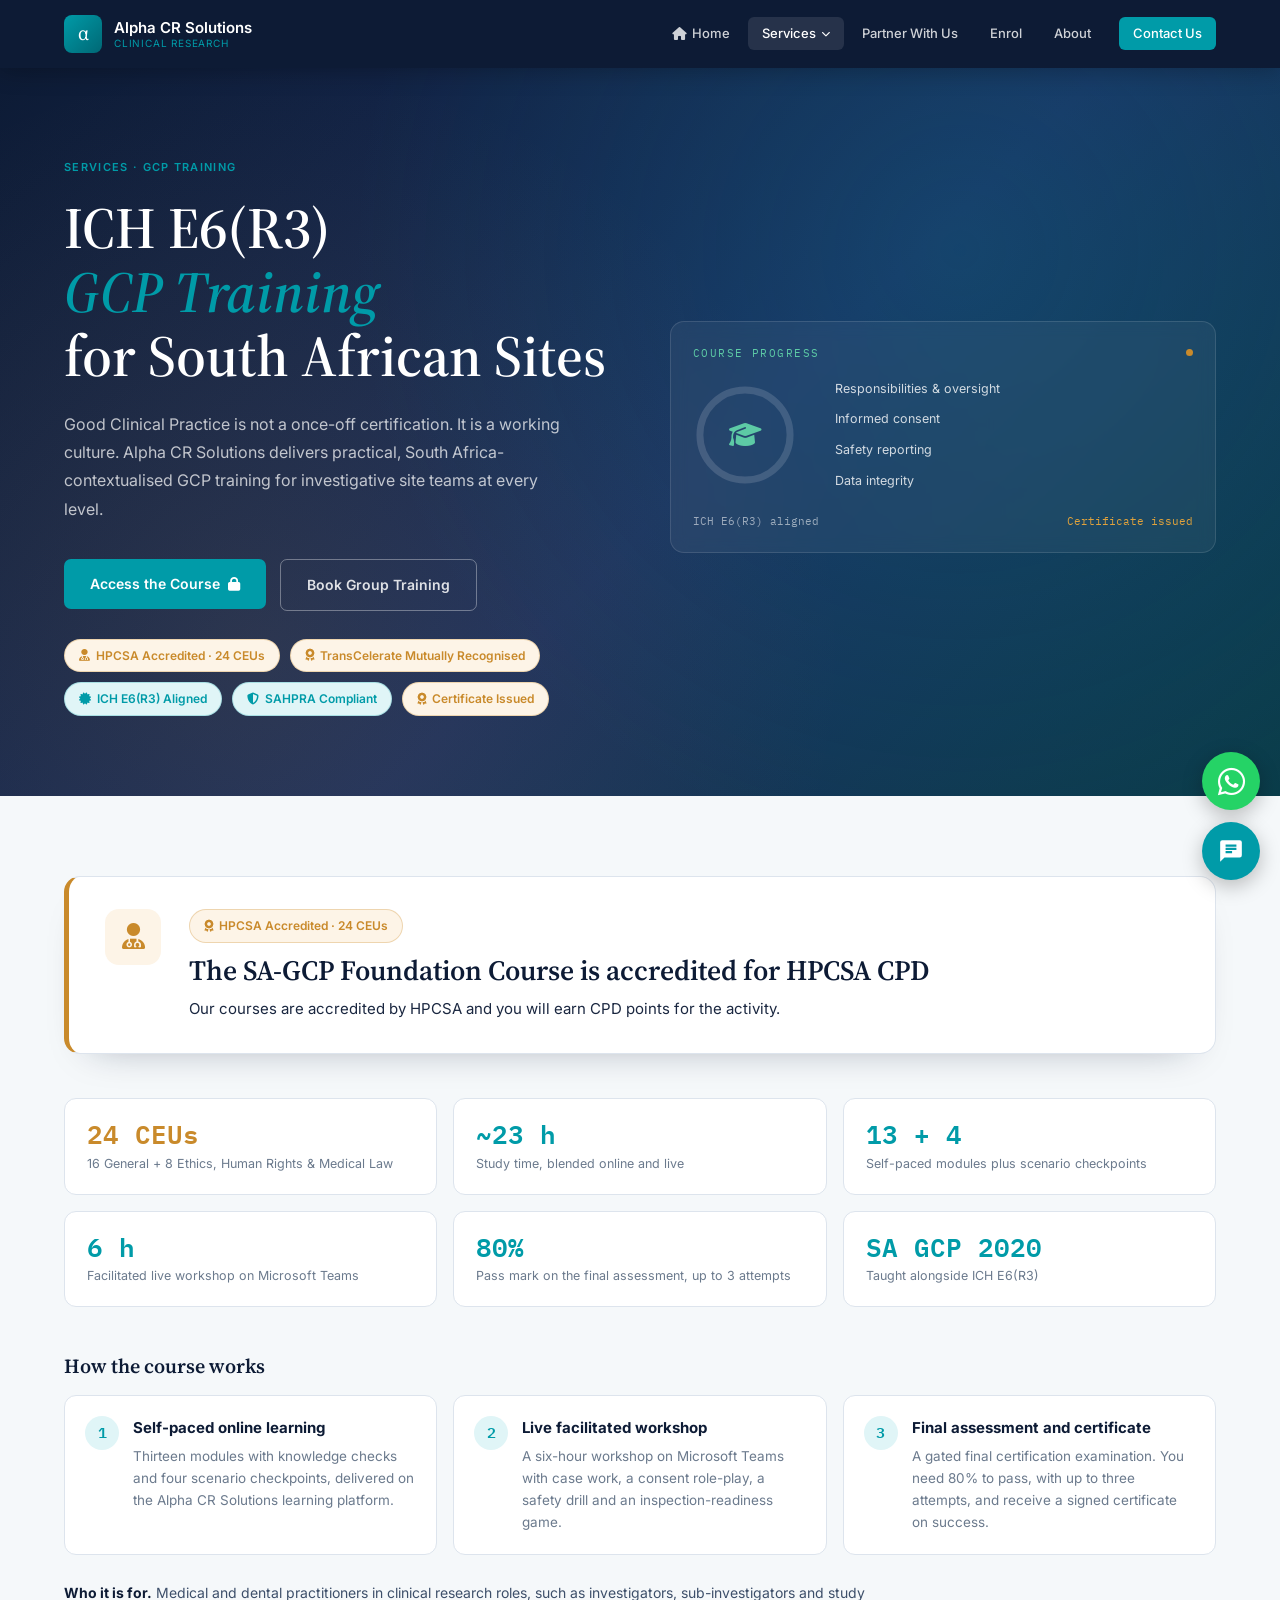
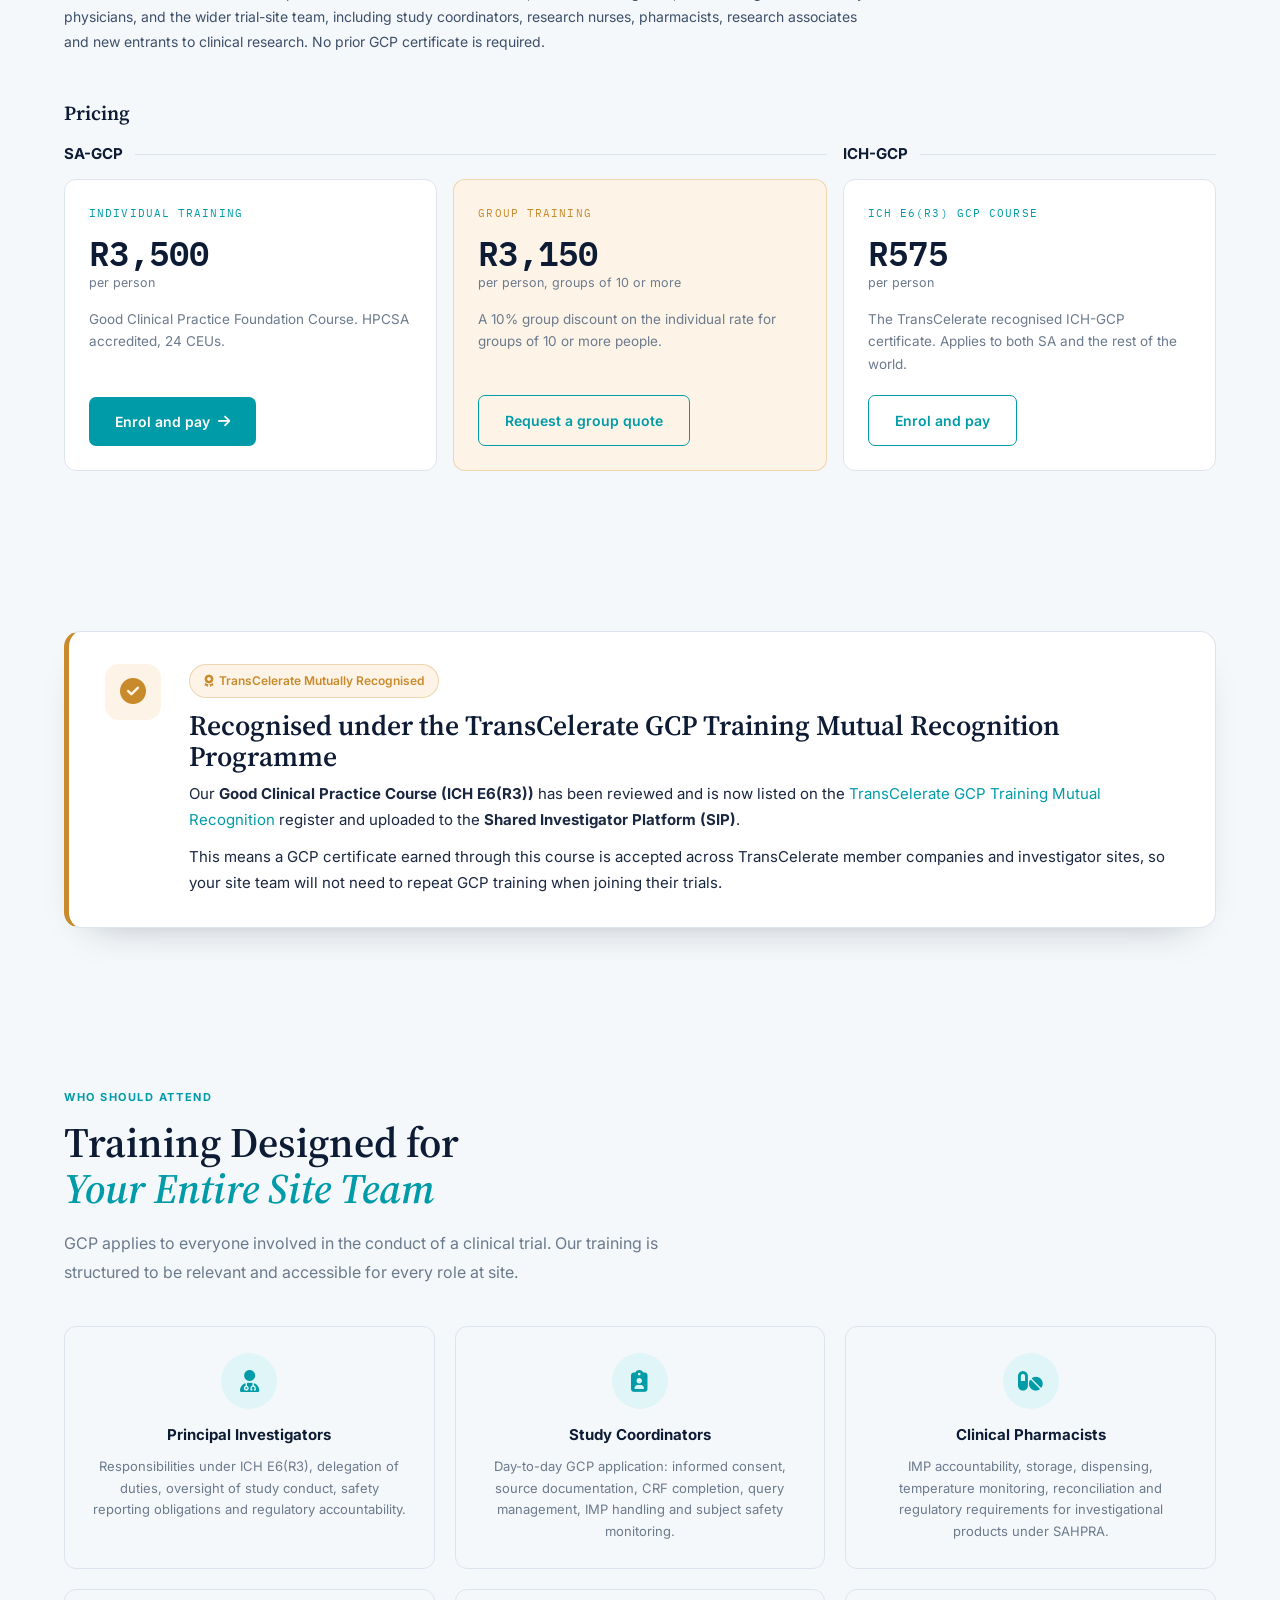
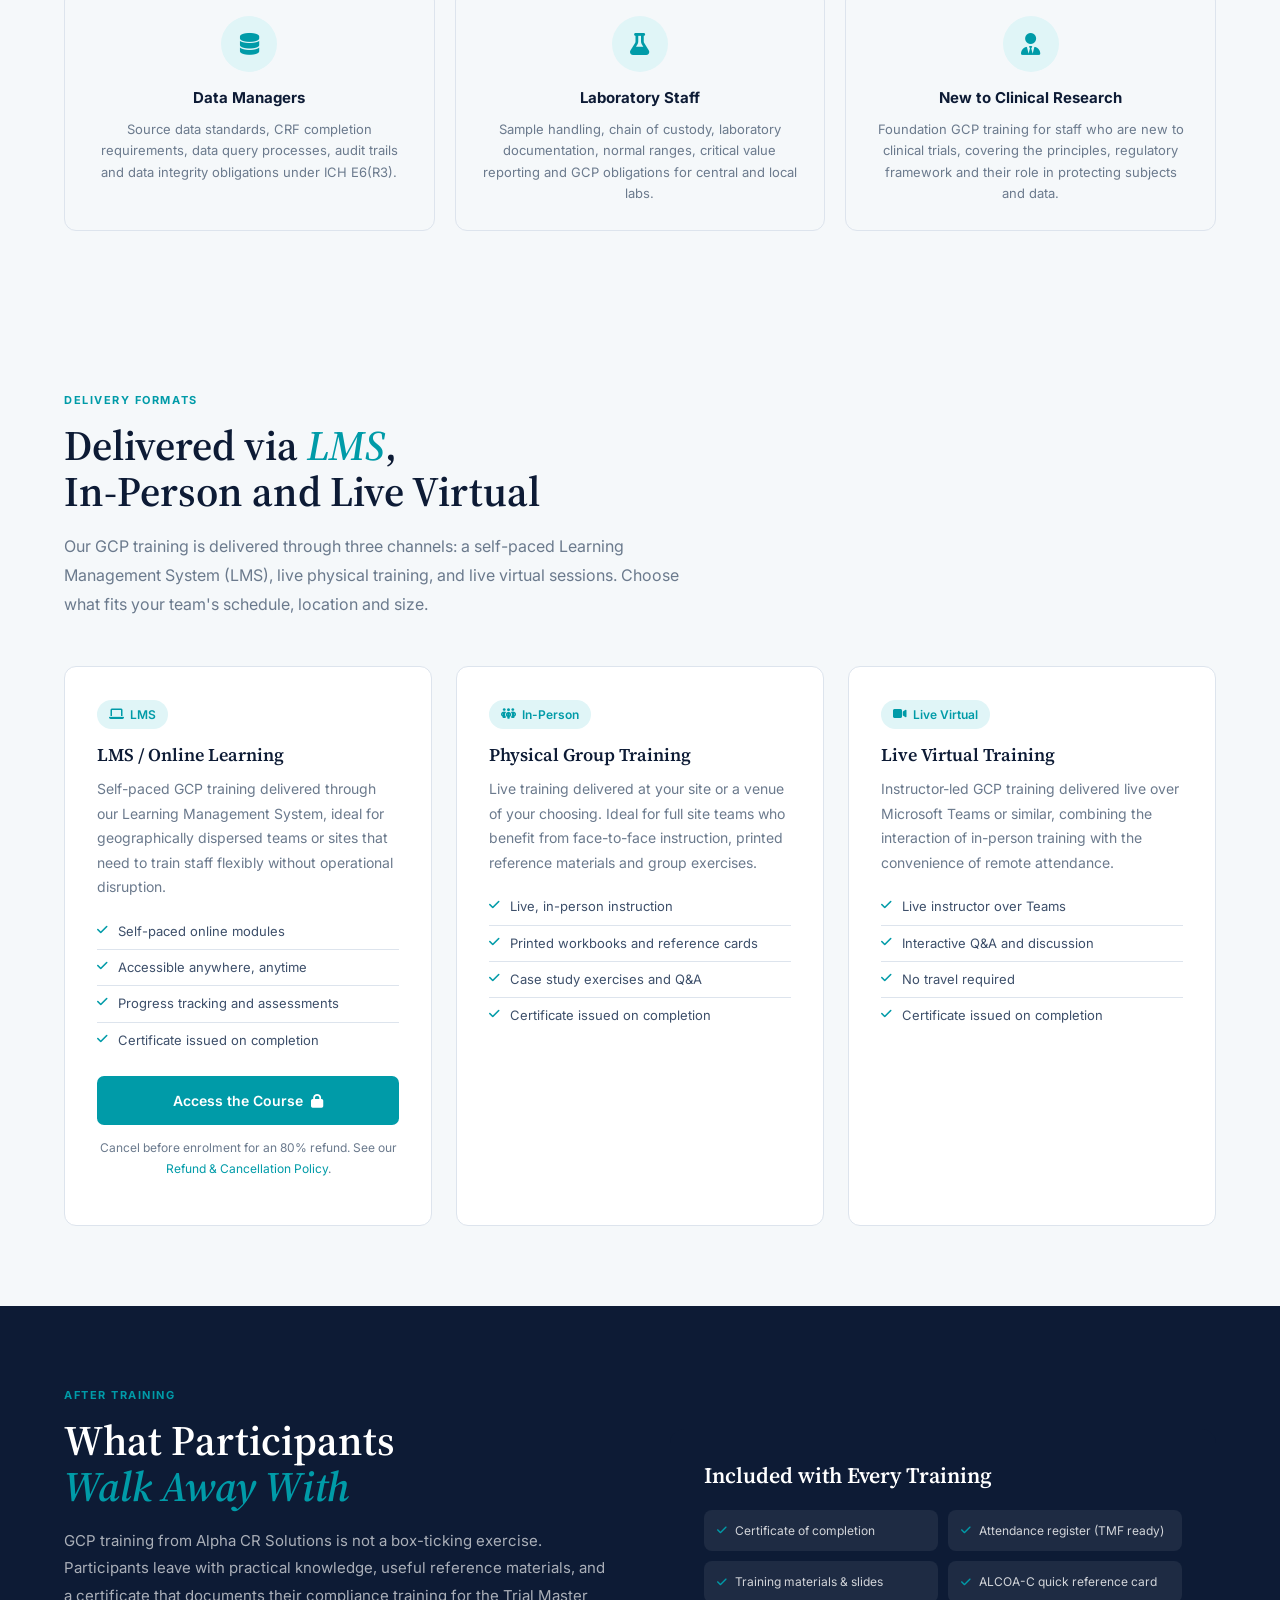
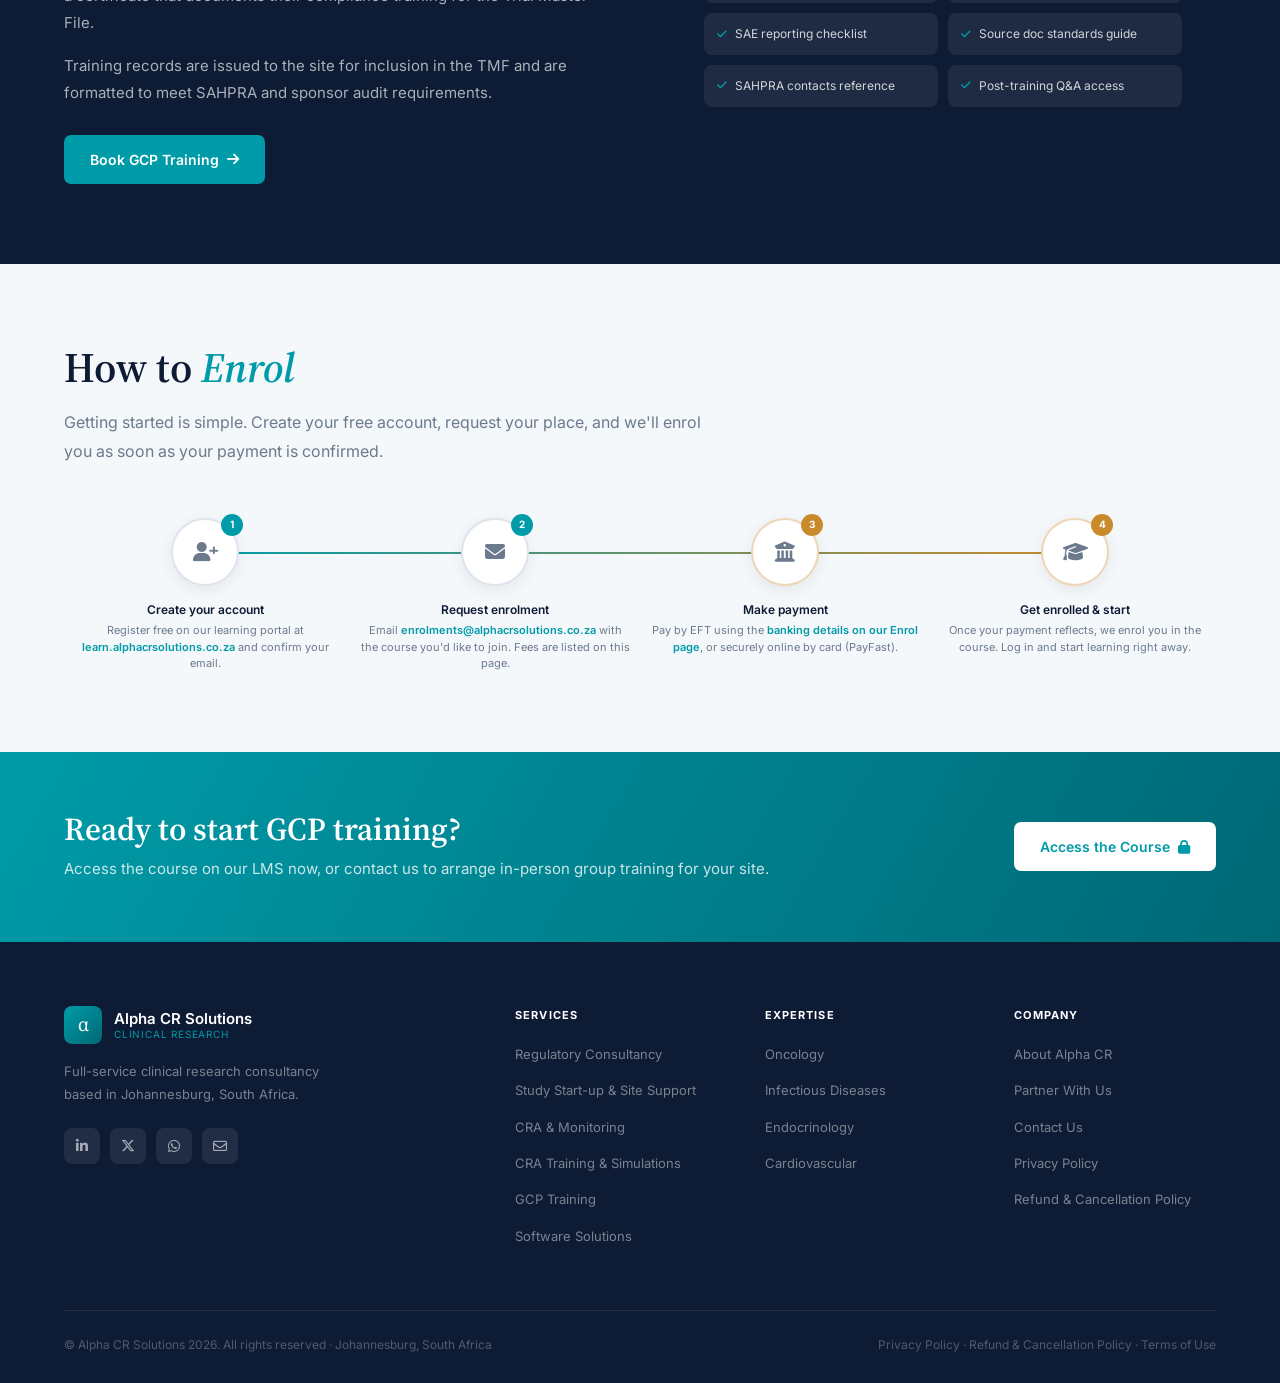
<file: gcp-training.html>
<!DOCTYPE html>
<html lang="en">
<head>
<meta charset="UTF-8">
<meta name="viewport" content="width=device-width, initial-scale=1.0">
<title>GCP Training: HPCSA Accredited Foundation Course | Alpha CR Solutions</title>
<meta name="description" content="SA GCP 2020 Foundation Course with HPCSA CPD accreditation (24 CEUs), TransCelerate mutually recognised and ICH E6(R3) aligned. GCP training for investigators, coordinators and site teams in South Africa.">
<link href="https://fonts.googleapis.com/css2?family=Source+Serif+4:ital,wght@0,400;0,600;0,700;1,400;1,600&family=Inter:wght@300;400;500;600;700&family=IBM+Plex+Mono:wght@400;500;600&display=swap" rel="stylesheet">
<link rel="stylesheet" href="https://cdnjs.cloudflare.com/ajax/libs/font-awesome/6.5.0/css/all.min.css">
<link rel="stylesheet" href="main.css?v=2">
<link rel="icon" href="favicon.svg" type="image/svg+xml">
<link rel="icon" type="image/png" sizes="32x32" href="favicon-32x32.png">
<link rel="icon" type="image/png" sizes="96x96" href="favicon-96x96.png">
<link rel="icon" type="image/png" sizes="16x16" href="favicon-16x16.png">
<link rel="apple-touch-icon" href="apple-touch-icon.png">
<style>
.audience-grid { display: grid; grid-template-columns: repeat(3,1fr); gap: 20px; margin-top: 40px; }
.audience-card {
  border: 1px solid var(--border); border-radius: 12px;
  padding: 26px; text-align: center;
  transition: box-shadow .2s, transform .2s;
}
.audience-card:hover { box-shadow: var(--shadow); transform: translateY(-2px); }
.audience-icon {
  width: 56px; height: 56px; border-radius: 50%;
  background: var(--teal-lt); color: var(--teal);
  display: flex; align-items: center; justify-content: center;
  font-size: 22px; margin: 0 auto 14px;
}
.audience-card h4 { font-size: 15px; font-weight: 700; color: var(--navy); margin-bottom: 8px; }
.audience-card p  { font-size: 13px; color: var(--gray); line-height: 1.65; }

.format-card {
  background: var(--white); border: 1px solid var(--border);
  border-radius: 12px; padding: 32px;
}
.format-card .format-badge {
  display: inline-flex; align-items: center; gap: 6px;
  background: var(--teal-lt); color: var(--teal);
  padding: 5px 12px; border-radius: 20px;
  font-size: 12px; font-weight: 600; margin-bottom: 16px;
}
.format-card h3 { font-size: 18px; color: var(--navy); margin-bottom: 12px; }
.format-card p  { font-size: 14px; color: var(--gray); line-height: 1.75; margin-bottom: 14px; }
.format-card ul { list-style: none; }
.format-card ul li {
  font-size: 13px; color: #3d4f6a;
  padding: 7px 0; border-bottom: 1px solid var(--border);
  display: flex; gap: 10px;
}
.format-card ul li:last-child { border-bottom: none; }
.format-card ul li i { color: var(--teal); font-size: 12px; margin-top: 3px; flex-shrink: 0; }

/* Paid course tooltip */
.paid-wrap { position: relative; display: inline-block; }
.paid-wrap .paid-tip {
  visibility: hidden; opacity: 0;
  position: absolute; bottom: 100%; left: 0;
  transform: translateY(8px);
  padding-bottom: 14px; z-index: 50; pointer-events: none;
  transition: opacity .2s, visibility .2s, transform .2s;
}
.paid-wrap:hover .paid-tip,
.paid-wrap:focus-within .paid-tip,
.paid-wrap .paid-tip:hover {
  visibility: visible; opacity: 1; pointer-events: auto;
  transform: translateY(0);
}
/* Clickable "browser window" preview of the LMS portal */
.paid-tip .lms-card {
  display: block; width: 300px; text-decoration: none;
  background: #fff; border-radius: 12px; overflow: hidden;
  box-shadow: 0 18px 44px rgba(0,0,0,.28); border: 1px solid rgba(0,0,0,.06);
}
.paid-tip .lms-bar {
  display: flex; align-items: center; gap: 6px;
  background: var(--navy); padding: 9px 12px;
}
.paid-tip .dot { width: 9px; height: 9px; border-radius: 50%; display: inline-block; flex-shrink: 0; }
.paid-tip .dot.r { background: #ff5f57; }
.paid-tip .dot.y { background: #febc2e; }
.paid-tip .dot.g { background: #28c840; }
.paid-tip .lms-url {
  margin-left: 8px; font-size: 11px; color: #cfe0e6; font-weight: 600;
  white-space: nowrap; overflow: hidden; text-overflow: ellipsis;
}
.paid-tip .lms-body {
  padding: 16px 16px 18px; text-align: center;
  background: radial-gradient(120% 90% at 50% 0%, rgba(31,122,140,.10), #fff 72%);
}
.paid-tip .lms-logo { display: block; font-weight: 800; color: var(--navy); font-size: 15px; }
.paid-tip .lms-sub { display: block; margin-top: 4px; font-size: 12px; color: #5a6b78; }
.paid-tip .lms-cta {
  display: inline-flex; align-items: center; gap: 7px; margin-top: 13px;
  background: var(--teal); color: #fff; font-weight: 700; font-size: 12.5px;
  padding: 8px 15px; border-radius: 8px; transition: background .2s;
}
.paid-tip .lms-card:hover .lms-cta { background: var(--navy); }
.paid-wrap .paid-tip::after {
  content: ''; position: absolute; bottom: 7px; left: 30px;
  transform: none; border: 7px solid transparent;
  border-top-color: #fff; filter: drop-shadow(0 3px 2px rgba(0,0,0,.10));
}
.paid-note {
  display: inline-flex; align-items: center; gap: 6px;
  font-size: 12px; color: var(--gold); font-weight: 600; margin-top: 10px;
}

/* CPD-accredited Foundation Course */
.cpd-facts { display: grid; grid-template-columns: repeat(3,1fr); gap: 16px; margin-top: 44px; }
.cpd-fact { background: var(--white); border: 1px solid var(--border); border-radius: 12px; padding: 20px 22px; }
.cpd-fact .cf-val { font-family: var(--font-mono); font-weight: 600; font-size: 26px; line-height: 1.1; color: var(--teal); }
.cpd-fact.gold .cf-val { color: var(--gold); }
.cpd-fact .cf-label { font-size: 12.5px; color: var(--gray); line-height: 1.5; margin-top: 7px; }
.cpd-how { margin-top: 48px; }
.cpd-how h3 { font-size: 20px; color: var(--navy); margin-bottom: 18px; }
.cpd-steps { display: grid; grid-template-columns: repeat(3,1fr); gap: 16px; }
.cpd-step { display: flex; gap: 14px; background: var(--white); border: 1px solid var(--border); border-radius: 12px; padding: 20px; }
.cpd-step .cs-num { flex-shrink: 0; width: 34px; height: 34px; border-radius: 50%; background: var(--teal-lt); color: var(--teal); font-family: var(--font-mono); font-weight: 600; font-size: 15px; display: flex; align-items: center; justify-content: center; }
.cpd-step h4 { font-size: 15px; font-weight: 700; color: var(--navy); margin-bottom: 4px; }
.cpd-step p { font-size: 13.5px; color: var(--gray); line-height: 1.65; }
.cpd-audience { font-size: 14px; color: #3d4f6a; line-height: 1.75; margin-top: 26px; max-width: 820px; }
.cpd-audience strong { color: var(--navy); }
.cpd-pricing { margin-top: 48px; }
.cpd-pricing h3 { font-size: 20px; color: var(--navy); margin-bottom: 18px; }
.cpd-price-grid { display: grid; grid-template-columns: repeat(3,1fr); gap: 16px; }
.cpd-price-group { display: flex; flex-direction: column; }
.cpd-price-group.wide { grid-column: span 2; }
.cpd-group-label { display: flex; align-items: center; gap: 12px; font-size: 15px; font-weight: 700; color: var(--navy); margin-bottom: 12px; }
.cpd-group-label::after { content: ""; flex: 1; height: 1px; background: var(--border); }
.cpd-price-sub { display: grid; grid-template-columns: 1fr; gap: 16px; flex: 1; }
.cpd-price-group.wide .cpd-price-sub { grid-template-columns: repeat(2,1fr); }
.cpd-price { display: flex; flex-direction: column; background: var(--white); border: 1px solid var(--border); border-radius: 12px; padding: 24px; }
.cpd-price.gold { background: var(--gold-lt); border-color: rgba(201,138,43,.3); }
.cpd-price .cp-label { font-family: var(--font-mono); font-size: 11px; letter-spacing: .1em; text-transform: uppercase; color: var(--teal); }
.cpd-price.gold .cp-label { color: var(--gold); }
.cpd-price .cp-amount { font-family: var(--font-mono); font-weight: 600; font-size: 34px; line-height: 1.1; color: var(--navy); margin: 12px 0 2px; }
.cpd-price .cp-unit { font-size: 12.5px; color: var(--gray); }
.cpd-price .cp-desc { font-size: 13.5px; color: var(--gray); line-height: 1.65; margin: 14px 0 20px; }
.cpd-price .btn { margin-top: auto; align-self: flex-start; }
@media (max-width: 900px) { .cpd-facts { grid-template-columns: repeat(2,1fr); } .cpd-steps, .cpd-price-grid { grid-template-columns: 1fr; } .cpd-price-group.wide { grid-column: auto; } .cpd-price-group.wide .cpd-price-sub { grid-template-columns: 1fr; } }
@media (max-width: 520px) { .cpd-facts { grid-template-columns: 1fr; } }
</style>
<style>
/* Signature: GCP course-completion ring */
.sig-card{background:rgba(255,255,255,.05);border:1px solid rgba(255,255,255,.12);border-radius:14px;padding:22px;backdrop-filter:blur(8px);align-self:center;}
.sig-head{display:flex;align-items:center;justify-content:space-between;margin-bottom:12px;}
.sig-lbl{font-family:var(--font-mono);font-size:11px;letter-spacing:.13em;text-transform:uppercase;color:#5DCAA5;}
.sig-live{width:7px;height:7px;border-radius:50%;background:#C98A2B;animation:sig-blink 1.6s ease-in-out infinite;}
@keyframes sig-blink{50%{opacity:.25}}
.gcp-body{display:flex;align-items:center;gap:20px;}
.gcp-ring{position:relative;width:104px;height:104px;flex-shrink:0;}
.gcp-ring svg{width:104px;height:104px;transform:rotate(-90deg);}
.gcp-track{fill:none;stroke:rgba(255,255,255,.14);stroke-width:8;}
.gcp-arc{fill:none;stroke:var(--teal);stroke-width:8;stroke-linecap:round;stroke-dasharray:326.7;stroke-dashoffset:326.7;animation:gcp-fill 6s ease-in-out infinite;}
@keyframes gcp-fill{0%,6%{stroke-dashoffset:326.7}70%,100%{stroke-dashoffset:0}}
.gcp-pct{position:absolute;inset:0;display:flex;align-items:center;justify-content:center;font-size:26px;color:#5DCAA5;}
.gcp-mods{list-style:none;padding:0;margin:0;flex:1;}
.gcp-mods li{display:flex;align-items:center;gap:9px;font-size:12.5px;color:rgba(255,255,255,.8);padding:5px 0;}
.gcp-mods li i{font-size:10px;color:#2FC4CE;opacity:0;animation:gcp-tick 6s ease-in-out infinite;}
.gcp-mods li:nth-child(1) i{animation-delay:.6s}
.gcp-mods li:nth-child(2) i{animation-delay:1.5s}
.gcp-mods li:nth-child(3) i{animation-delay:2.4s}
.gcp-mods li:nth-child(4) i{animation-delay:3.3s}
@keyframes gcp-tick{0%,6%{opacity:0}12%,94%{opacity:1}100%{opacity:0}}
.gcp-foot{display:flex;justify-content:space-between;margin-top:16px;font-family:var(--font-mono);font-size:11px;color:rgba(255,255,255,.55);}
.gcp-foot .gcp-cert{color:#E0A23C;}
@media (prefers-reduced-motion:reduce){.sig-live{animation:none}.gcp-arc{stroke-dashoffset:0;animation:none}.gcp-mods li i{opacity:1!important;animation:none}}
</style>
</head>
<body>

<!-- NAV -->
<nav class="site-nav">
  <a href="index.html" class="nav-logo">
    <div class="nav-logo-mark">α</div>
    <div class="nav-logo-text">Alpha CR Solutions<span>Clinical Research</span></div>
  </a>
  <ul class="nav-menu">
    <li><a href="index.html"><i class="fa-solid fa-house"></i> Home</a></li>
    <li class="active">
      <a href="#">Services <i class="fa-solid fa-chevron-down"></i></a>
      <ul class="nav-dropdown">
        <li><a href="regulatory-consultancy.html"><i class="fa-solid fa-shield-halved"></i>Regulatory Consultancy</a></li>
        <li><a href="study-startup.html"><i class="fa-solid fa-rocket"></i>Study Start-up &amp; Site Support</a></li>
        <li><a href="cra-monitoring.html"><i class="fa-solid fa-magnifying-glass-chart"></i>CRA &amp; Monitoring</a></li>
        <li><a href="cra-training.html"><i class="fa-solid fa-user-graduate"></i>CRA Training &amp; Simulations</a></li>
        <li><a href="gcp-training.html"><i class="fa-solid fa-graduation-cap"></i>GCP Training</a></li>
        <li><a href="software.html"><i class="fa-solid fa-laptop-code"></i>Software Solutions</a></li>
      </ul>
    </li>
    <li><a href="partner-with-us.html">Partner With Us</a></li>
    <li><a href="enrolment.html">Enrol</a></li>
    <li><a href="about.html">About</a></li>
    <li><a href="contact.html" class="nav-cta">Contact Us</a></li>
  </ul>
  <button class="nav-hamburger" id="nav-burger"><span></span><span></span><span></span></button>
</nav>
<nav class="nav-mobile" id="nav-mobile">
  <a href="index.html">Home</a>
  <span class="mob-section">Services</span>
  <a href="regulatory-consultancy.html">Regulatory Consultancy</a>
  <a href="study-startup.html">Study Start-up &amp; Site Support</a>
  <a href="cra-monitoring.html">CRA &amp; Monitoring</a>
  <a href="cra-training.html">CRA Training &amp; Simulations</a>
  <a href="gcp-training.html">GCP Training</a>
  <a href="software.html">Software Solutions</a>
  <a href="partner-with-us.html">Partner With Us</a>
  <a href="enrolment.html">Enrol</a>
  <span class="mob-section">Company</span>
  <a href="about.html">About Us</a>
  <a href="contact.html" class="mob-cta">Contact Us</a>
</nav>

<!-- HERO -->
<section class="hero hero-split">
  <div class="hero-inner">
    <div>
      <p class="hero-breadcrumb">Services · GCP Training</p>
      <h1>ICH E6(R3)<br><em>GCP Training</em><br>for South African Sites</h1>
      <p class="hero-sub">Good Clinical Practice is not a once-off certification. It is a working culture. Alpha CR Solutions delivers practical, South Africa-contextualised GCP training for investigative site teams at every level.</p>
      <div class="hero-actions">
        <span class="paid-wrap"><a href="https://learn.alphacrsolutions.co.za/course/view.php?id=5" class="btn btn-primary">Access the Course <i class="fa-solid fa-lock"></i></a><span class="paid-tip"><a class="lms-card" href="https://learn.alphacrsolutions.co.za/course/view.php?id=5"><span class="lms-bar"><span class="dot r"></span><span class="dot y"></span><span class="dot g"></span><span class="lms-url">learn.alphacrsolutions.co.za</span></span><span class="lms-body"><span class="lms-logo">Alpha CR Solutions LMS</span><span class="lms-sub">Training portal &middot; browse course categories</span><span class="lms-cta">Become GCP certified <i class="fa-solid fa-arrow-right"></i></span></span></a></span></span>
        <a href="contact.html" class="btn btn-ghost">Book Group Training</a>
      </div>
      <div style="margin-top:28px;display:flex;gap:10px;flex-wrap:wrap;">
        <a href="#foundation-course" class="badge badge-gold"><i class="fa-solid fa-user-doctor"></i> HPCSA Accredited · 24 CEUs</a>
        <span class="badge badge-gold"><i class="fa-solid fa-award"></i> TransCelerate Mutually Recognised</span>
        <span class="badge badge-teal"><i class="fa-solid fa-certificate"></i> ICH E6(R3) Aligned</span>
        <span class="badge badge-teal"><i class="fa-solid fa-shield-halved"></i> SAHPRA Compliant</span>
        <span class="badge badge-gold"><i class="fa-solid fa-award"></i> Certificate Issued</span>
      </div>
    </div>
    <div class="sig-card">
      <div class="sig-head"><span class="sig-lbl">Course Progress</span><span class="sig-live"></span></div>
      <div class="gcp-body">
        <div class="gcp-ring">
          <svg viewBox="0 0 120 120" aria-hidden="true">
            <circle class="gcp-track" cx="60" cy="60" r="52"></circle>
            <circle class="gcp-arc" cx="60" cy="60" r="52"></circle>
          </svg>
          <div class="gcp-pct"><i class="fa-solid fa-graduation-cap"></i></div>
        </div>
        <ul class="gcp-mods">
          <li><i class="fa-solid fa-check"></i>Responsibilities &amp; oversight</li>
          <li><i class="fa-solid fa-check"></i>Informed consent</li>
          <li><i class="fa-solid fa-check"></i>Safety reporting</li>
          <li><i class="fa-solid fa-check"></i>Data integrity</li>
        </ul>
      </div>
      <div class="gcp-foot"><span>ICH E6(R3) aligned</span><span class="gcp-cert">Certificate issued</span></div>
    </div>
  </div>
</section>

<!-- CPD-ACCREDITED FOUNDATION COURSE (SA-GCP) -->
<section class="bg-off" id="foundation-course">
  <div class="section-inner">
    <div class="recognition-banner">
      <div class="recognition-mark"><i class="fa-solid fa-user-doctor"></i></div>
      <div class="recognition-body">
        <span class="badge badge-gold"><i class="fa-solid fa-award"></i> HPCSA Accredited · 24 CEUs</span>
        <h2>The SA-GCP Foundation Course is accredited for HPCSA CPD</h2>
        <p>Our courses are accredited by HPCSA and you will earn CPD points for the activity.</p>
      </div>
    </div>

    <div class="cpd-facts">
      <div class="cpd-fact gold"><div class="cf-val">24 CEUs</div><div class="cf-label">16 General + 8 Ethics, Human Rights &amp; Medical Law</div></div>
      <div class="cpd-fact"><div class="cf-val">~23 h</div><div class="cf-label">Study time, blended online and live</div></div>
      <div class="cpd-fact"><div class="cf-val">13 + 4</div><div class="cf-label">Self-paced modules plus scenario checkpoints</div></div>
      <div class="cpd-fact"><div class="cf-val">6 h</div><div class="cf-label">Facilitated live workshop on Microsoft Teams</div></div>
      <div class="cpd-fact"><div class="cf-val">80%</div><div class="cf-label">Pass mark on the final assessment, up to 3 attempts</div></div>
      <div class="cpd-fact"><div class="cf-val">SA GCP 2020</div><div class="cf-label">Taught alongside ICH E6(R3)</div></div>
    </div>

    <div class="cpd-how">
        <h3>How the course works</h3>
        <div class="cpd-steps">
        <div class="cpd-step"><div class="cs-num">1</div><div><h4>Self-paced online learning</h4><p>Thirteen modules with knowledge checks and four scenario checkpoints, delivered on the Alpha CR Solutions learning platform.</p></div></div>
        <div class="cpd-step"><div class="cs-num">2</div><div><h4>Live facilitated workshop</h4><p>A six-hour workshop on Microsoft Teams with case work, a consent role-play, a safety drill and an inspection-readiness game.</p></div></div>
        <div class="cpd-step"><div class="cs-num">3</div><div><h4>Final assessment and certificate</h4><p>A gated final certification examination. You need 80% to pass, with up to three attempts, and receive a signed certificate on success.</p></div></div>
        </div>
        <p class="cpd-audience"><strong>Who it is for.</strong> Medical and dental practitioners in clinical research roles, such as investigators, sub-investigators and study physicians, and the wider trial-site team, including study coordinators, research nurses, pharmacists, research associates and new entrants to clinical research. No prior GCP certificate is required.</p>
    </div>

    <div class="cpd-pricing">
      <h3>Pricing</h3>
      <div class="cpd-price-grid">
        <div class="cpd-price-group wide">
          <div class="cpd-group-label">SA-GCP</div>
          <div class="cpd-price-sub">
            <div class="cpd-price">
              <span class="cp-label">Individual training</span>
              <div class="cp-amount">R3,500</div>
              <div class="cp-unit">per person</div>
              <p class="cp-desc">Good Clinical Practice Foundation Course. HPCSA accredited, 24 CEUs.</p>
              <a href="enrolment.html?course=sa-gcp#payment" class="btn btn-primary">Enrol and pay <i class="fa-solid fa-arrow-right"></i></a>
            </div>
            <div class="cpd-price gold">
              <span class="cp-label">Group training</span>
              <div class="cp-amount">R3,150</div>
              <div class="cp-unit">per person, groups of 10 or more</div>
              <p class="cp-desc">A 10% group discount on the individual rate for groups of 10 or more people.</p>
              <a href="mailto:enrolments@alphacrsolutions.co.za?subject=GCP%20group%20training%20quote" class="btn btn-outline">Request a group quote</a>
            </div>
          </div>
        </div>
        <div class="cpd-price-group">
          <div class="cpd-group-label">ICH-GCP</div>
          <div class="cpd-price-sub">
            <div class="cpd-price">
              <span class="cp-label">ICH E6(R3) GCP course</span>
              <div class="cp-amount">R575</div>
              <div class="cp-unit">per person</div>
              <p class="cp-desc">The TransCelerate recognised ICH-GCP certificate. Applies to both SA and the rest of the world.</p>
              <a href="enrolment.html?course=ich#payment" class="btn btn-outline">Enrol and pay</a>
            </div>
          </div>
        </div>
      </div>
    </div>
  </div>
</section>

<!-- TRANSCELERATE RECOGNITION -->
<section class="bg-off">
  <div class="section-inner">
    <div class="recognition-banner">
      <div class="recognition-mark"><i class="fa-solid fa-circle-check"></i></div>
      <div class="recognition-body">
        <span class="badge badge-gold"><i class="fa-solid fa-award"></i> TransCelerate Mutually Recognised</span>
        <h2>Recognised under the TransCelerate GCP Training Mutual Recognition Programme</h2>
        <p>Our <strong>Good Clinical Practice Course (ICH E6(R3))</strong> has been reviewed and is now listed on the <a class="ref-link" href="https://www.transcelerate-gcp-mutual-recognition.com/view-course" target="_blank" rel="noopener">TransCelerate GCP Training Mutual Recognition</a> register and uploaded to the <strong>Shared Investigator Platform (SIP)</strong>.</p>
        <p>This means a GCP certificate earned through this course is accepted across TransCelerate member companies and investigator sites, so your site team will not need to repeat GCP training when joining their trials.</p>
      </div>
    </div>
  </div>
</section>

<!-- WHO SHOULD ATTEND -->
<section class="bg-off">
  <div class="section-inner">
    <span class="section-label">Who Should Attend</span>
    <h2 class="section-title">Training Designed for<br><em>Your Entire Site Team</em></h2>
    <p class="section-lead">GCP applies to everyone involved in the conduct of a clinical trial. Our training is structured to be relevant and accessible for every role at site.</p>
    <div class="audience-grid">
      <div class="audience-card">
        <div class="audience-icon"><i class="fa-solid fa-user-doctor"></i></div>
        <h4>Principal Investigators</h4>
        <p>Responsibilities under ICH E6(R3), delegation of duties, oversight of study conduct, safety reporting obligations and regulatory accountability.</p>
      </div>
      <div class="audience-card">
        <div class="audience-icon"><i class="fa-solid fa-clipboard-user"></i></div>
        <h4>Study Coordinators</h4>
        <p>Day-to-day GCP application: informed consent, source documentation, CRF completion, query management, IMP handling and subject safety monitoring.</p>
      </div>
      <div class="audience-card">
        <div class="audience-icon"><i class="fa-solid fa-pills"></i></div>
        <h4>Clinical Pharmacists</h4>
        <p>IMP accountability, storage, dispensing, temperature monitoring, reconciliation and regulatory requirements for investigational products under SAHPRA.</p>
      </div>
      <div class="audience-card">
        <div class="audience-icon"><i class="fa-solid fa-database"></i></div>
        <h4>Data Managers</h4>
        <p>Source data standards, CRF completion requirements, data query processes, audit trails and data integrity obligations under ICH E6(R3).</p>
      </div>
      <div class="audience-card">
        <div class="audience-icon"><i class="fa-solid fa-flask"></i></div>
        <h4>Laboratory Staff</h4>
        <p>Sample handling, chain of custody, laboratory documentation, normal ranges, critical value reporting and GCP obligations for central and local labs.</p>
      </div>
      <div class="audience-card">
        <div class="audience-icon"><i class="fa-solid fa-user-tie"></i></div>
        <h4>New to Clinical Research</h4>
        <p>Foundation GCP training for staff who are new to clinical trials, covering the principles, regulatory framework and their role in protecting subjects and data.</p>
      </div>
    </div>
  </div>
</section>

<!-- FORMATS -->
<section class="bg-off">
  <div class="section-inner">
    <span class="section-label">Delivery Formats</span>
    <h2 class="section-title">Delivered via <em>LMS</em>,<br>In-Person and Live Virtual</h2>
    <p class="section-lead">Our GCP training is delivered through three channels: a self-paced Learning Management System (LMS), live physical training, and live virtual sessions. Choose what fits your team's schedule, location and size.</p>
    <div class="cards-grid-3" style="margin-top:48px;">
      <div class="format-card">
        <div class="format-badge"><i class="fa-solid fa-laptop"></i> LMS</div>
        <h3>LMS / Online Learning</h3>
        <p>Self-paced GCP training delivered through our Learning Management System, ideal for geographically dispersed teams or sites that need to train staff flexibly without operational disruption.</p>
        <ul>
          <li><i class="fa-solid fa-check"></i>Self-paced online modules</li>
          <li><i class="fa-solid fa-check"></i>Accessible anywhere, anytime</li>
          <li><i class="fa-solid fa-check"></i>Progress tracking and assessments</li>
          <li><i class="fa-solid fa-check"></i>Certificate issued on completion</li>
        </ul>
        <span class="paid-wrap" style="display:block;margin-top:18px;"><a href="https://learn.alphacrsolutions.co.za/course/view.php?id=5" class="btn btn-primary" style="width:100%;justify-content:center;">Access the Course <i class="fa-solid fa-lock"></i></a><span class="paid-tip"><a class="lms-card" href="https://learn.alphacrsolutions.co.za/course/view.php?id=5"><span class="lms-bar"><span class="dot r"></span><span class="dot y"></span><span class="dot g"></span><span class="lms-url">learn.alphacrsolutions.co.za</span></span><span class="lms-body"><span class="lms-logo">Alpha CR Solutions LMS</span><span class="lms-sub">Training portal &middot; browse course categories</span><span class="lms-cta">Become GCP certified <i class="fa-solid fa-arrow-right"></i></span></span></a></span></span>
        <p style="margin-top:12px;font-size:12px;color:var(--gray);text-align:center;">Cancel before enrolment for an 80% refund. See our <a href="refund-and-cancellation-policy.html" style="color:var(--teal);">Refund &amp; Cancellation Policy</a>.</p>
      </div>
      <div class="format-card">
        <div class="format-badge"><i class="fa-solid fa-people-group"></i> In-Person</div>
        <h3>Physical Group Training</h3>
        <p>Live training delivered at your site or a venue of your choosing. Ideal for full site teams who benefit from face-to-face instruction, printed reference materials and group exercises.</p>
        <ul>
          <li><i class="fa-solid fa-check"></i>Live, in-person instruction</li>
          <li><i class="fa-solid fa-check"></i>Printed workbooks and reference cards</li>
          <li><i class="fa-solid fa-check"></i>Case study exercises and Q&amp;A</li>
          <li><i class="fa-solid fa-check"></i>Certificate issued on completion</li>
        </ul>
      </div>
      <div class="format-card">
        <div class="format-badge"><i class="fa-solid fa-video"></i> Live Virtual</div>
        <h3>Live Virtual Training</h3>
        <p>Instructor-led GCP training delivered live over Microsoft Teams or similar, combining the interaction of in-person training with the convenience of remote attendance.</p>
        <ul>
          <li><i class="fa-solid fa-check"></i>Live instructor over Teams</li>
          <li><i class="fa-solid fa-check"></i>Interactive Q&amp;A and discussion</li>
          <li><i class="fa-solid fa-check"></i>No travel required</li>
          <li><i class="fa-solid fa-check"></i>Certificate issued on completion</li>
        </ul>
      </div>
    </div>
  </div>
</section>

<!-- WHAT YOU RECEIVE -->
<section class="bg-navy">
  <div class="section-inner">
    <div style="display:grid;grid-template-columns:1fr 1fr;gap:60px;align-items:center;">
      <div>
        <span class="section-label">After Training</span>
        <h2 class="section-title" style="color:#fff;">What Participants<br><em>Walk Away With</em></h2>
        <p style="font-size:15px;color:rgba(255,255,255,.65);line-height:1.82;margin-bottom:16px;">
          GCP training from Alpha CR Solutions is not a box-ticking exercise. Participants leave with practical knowledge, useful reference materials, and a certificate that documents their compliance training for the Trial Master File.
        </p>
        <p style="font-size:15px;color:rgba(255,255,255,.65);line-height:1.82;margin-bottom:28px;">
          Training records are issued to the site for inclusion in the TMF and are formatted to meet SAHPRA and sponsor audit requirements.
        </p>
        <a href="contact.html" class="btn btn-primary">Book GCP Training <i class="fa-solid fa-arrow-right"></i></a>
      </div>
      <div class="gcp-highlight">
        <h3>Included with Every Training</h3>
        <ul class="gcp-modules">
          <li><i class="fa-solid fa-check"></i>Certificate of completion</li>
          <li><i class="fa-solid fa-check"></i>Attendance register (TMF ready)</li>
          <li><i class="fa-solid fa-check"></i>Training materials &amp; slides</li>
          <li><i class="fa-solid fa-check"></i>ALCOA-C quick reference card</li>
          <li><i class="fa-solid fa-check"></i>SAE reporting checklist</li>
          <li><i class="fa-solid fa-check"></i>Source doc standards guide</li>
          <li><i class="fa-solid fa-check"></i>SAHPRA contacts reference</li>
          <li><i class="fa-solid fa-check"></i>Post-training Q&amp;A access</li>
        </ul>
      </div>
    </div>
  </div>
</section>

<!-- HOW TO ENROL -->
<section class="bg-off" id="how-to-enrol">
  <div class="section-inner">
    <h2 class="section-title">How to <em>Enrol</em></h2>
    <p class="section-lead">Getting started is simple. Create your free account, request your place, and we'll enrol you as soon as your payment is confirmed.</p>
    <div class="enrol-pathway">
      <div class="pathway-step"><div class="step-circle"><span class="step-num">1</span><i class="fa-solid fa-user-plus"></i></div><p class="step-title">Create your account</p><p class="step-body">Register free on our learning portal at <a href="https://learn.alphacrsolutions.co.za" target="_blank" rel="noopener">learn.alphacrsolutions.co.za</a> and confirm your email.</p></div>
      <div class="pathway-step"><div class="step-circle"><span class="step-num">2</span><i class="fa-solid fa-envelope"></i></div><p class="step-title">Request enrolment</p><p class="step-body">Email <a href="mailto:enrolments@alphacrsolutions.co.za?subject=Course%20enrolment%20request">enrolments@alphacrsolutions.co.za</a> with the course you'd like to join. Fees are listed on this page.</p></div>
      <div class="pathway-step step-gold"><div class="step-circle"><span class="step-num">3</span><i class="fa-solid fa-building-columns"></i></div><p class="step-title">Make payment</p><p class="step-body">Pay by EFT using the <a href="enrolment.html#payment">banking details on our Enrol page</a>, or securely online by card (PayFast).</p></div>
      <div class="pathway-step step-gold"><div class="step-circle"><span class="step-num">4</span><i class="fa-solid fa-graduation-cap"></i></div><p class="step-title">Get enrolled &amp; start</p><p class="step-body">Once your payment reflects, we enrol you in the course. Log in and start learning right away.</p></div>
    </div>
  </div>
</section>

<!-- CTA -->
<section class="cta-banner">
  <div class="cta-banner-inner">
    <div class="cta-text">
      <h2>Ready to start GCP training?</h2>
      <p>Access the course on our LMS now, or contact us to arrange in-person group training for your site.</p>
    </div>
    <span class="paid-wrap"><a href="https://learn.alphacrsolutions.co.za/course/view.php?id=5" class="btn btn-white">Access the Course <i class="fa-solid fa-lock"></i></a><span class="paid-tip"><a class="lms-card" href="https://learn.alphacrsolutions.co.za/course/view.php?id=5"><span class="lms-bar"><span class="dot r"></span><span class="dot y"></span><span class="dot g"></span><span class="lms-url">learn.alphacrsolutions.co.za</span></span><span class="lms-body"><span class="lms-logo">Alpha CR Solutions LMS</span><span class="lms-sub">Training portal &middot; browse course categories</span><span class="lms-cta">Become GCP certified <i class="fa-solid fa-arrow-right"></i></span></span></a></span></span>
  </div>
</section>

<!-- FOOTER -->
<footer class="site-footer">
  <div class="footer-grid">
    <div class="footer-brand">
      <a href="index.html" class="nav-logo" style="margin-bottom:4px;">
        <div class="nav-logo-mark">α</div>
        <div class="nav-logo-text" style="color:#fff;">Alpha CR Solutions<span>Clinical Research</span></div>
      </a>
      <p>Full-service clinical research consultancy based in Johannesburg, South Africa.</p>
      <div class="social-links">
        <a href="https://www.linkedin.com/company/alpha-cr-solutions/" target="_blank" rel="noopener"><i class="fa-brands fa-linkedin-in"></i></a>
        <a href="https://x.com/acrsoln" target="_blank" rel="noopener" aria-label="X / Twitter"><i class="fa-brands fa-x-twitter"></i></a>
        <a href="https://wa.me/27608837967" target="_blank" rel="noopener" aria-label="WhatsApp"><i class="fa-brands fa-whatsapp"></i></a>
        <a href="mailto:enquiries@alphacrsolutions.co.za"><i class="fa-regular fa-envelope"></i></a>
      </div>
    </div>
    <div class="footer-col"><h4>Services</h4><ul>
      <li><a href="regulatory-consultancy.html">Regulatory Consultancy</a></li>
      <li><a href="study-startup.html">Study Start-up &amp; Site Support</a></li>
      <li><a href="cra-monitoring.html">CRA &amp; Monitoring</a></li>
      <li><a href="cra-training.html">CRA Training &amp; Simulations</a></li>
      <li><a href="gcp-training.html">GCP Training</a></li>
      <li><a href="software.html">Software Solutions</a></li>
    </ul></div>
    <div class="footer-col"><h4>Expertise</h4><ul>
      <li><a href="#">Oncology</a></li><li><a href="#">Infectious Diseases</a></li>
      <li><a href="#">Endocrinology</a></li><li><a href="#">Cardiovascular</a></li>
    </ul></div>
    <div class="footer-col"><h4>Company</h4><ul>
      <li><a href="about.html">About Alpha CR</a></li>
      <li><a href="partner-with-us.html">Partner With Us</a></li>
      <li><a href="contact.html">Contact Us</a></li>
      <li><a href="privacy-policy.html">Privacy Policy</a></li>
      <li><a href="refund-and-cancellation-policy.html">Refund &amp; Cancellation Policy</a></li>
    </ul></div>
  </div>
  <div class="footer-bottom">
    <span>© Alpha CR Solutions 2026. All rights reserved · Johannesburg, South Africa</span>
    <span><a href="privacy-policy.html">Privacy Policy</a> · <a href="refund-and-cancellation-policy.html">Refund &amp; Cancellation Policy</a> · <a href="terms-of-use.html">Terms of Use</a></span>
  </div>
</footer>
<script src="main.js?v=2"></script>
<script src="chat-widget.js?v=4" defer></script>
</body>
</html>
</file>
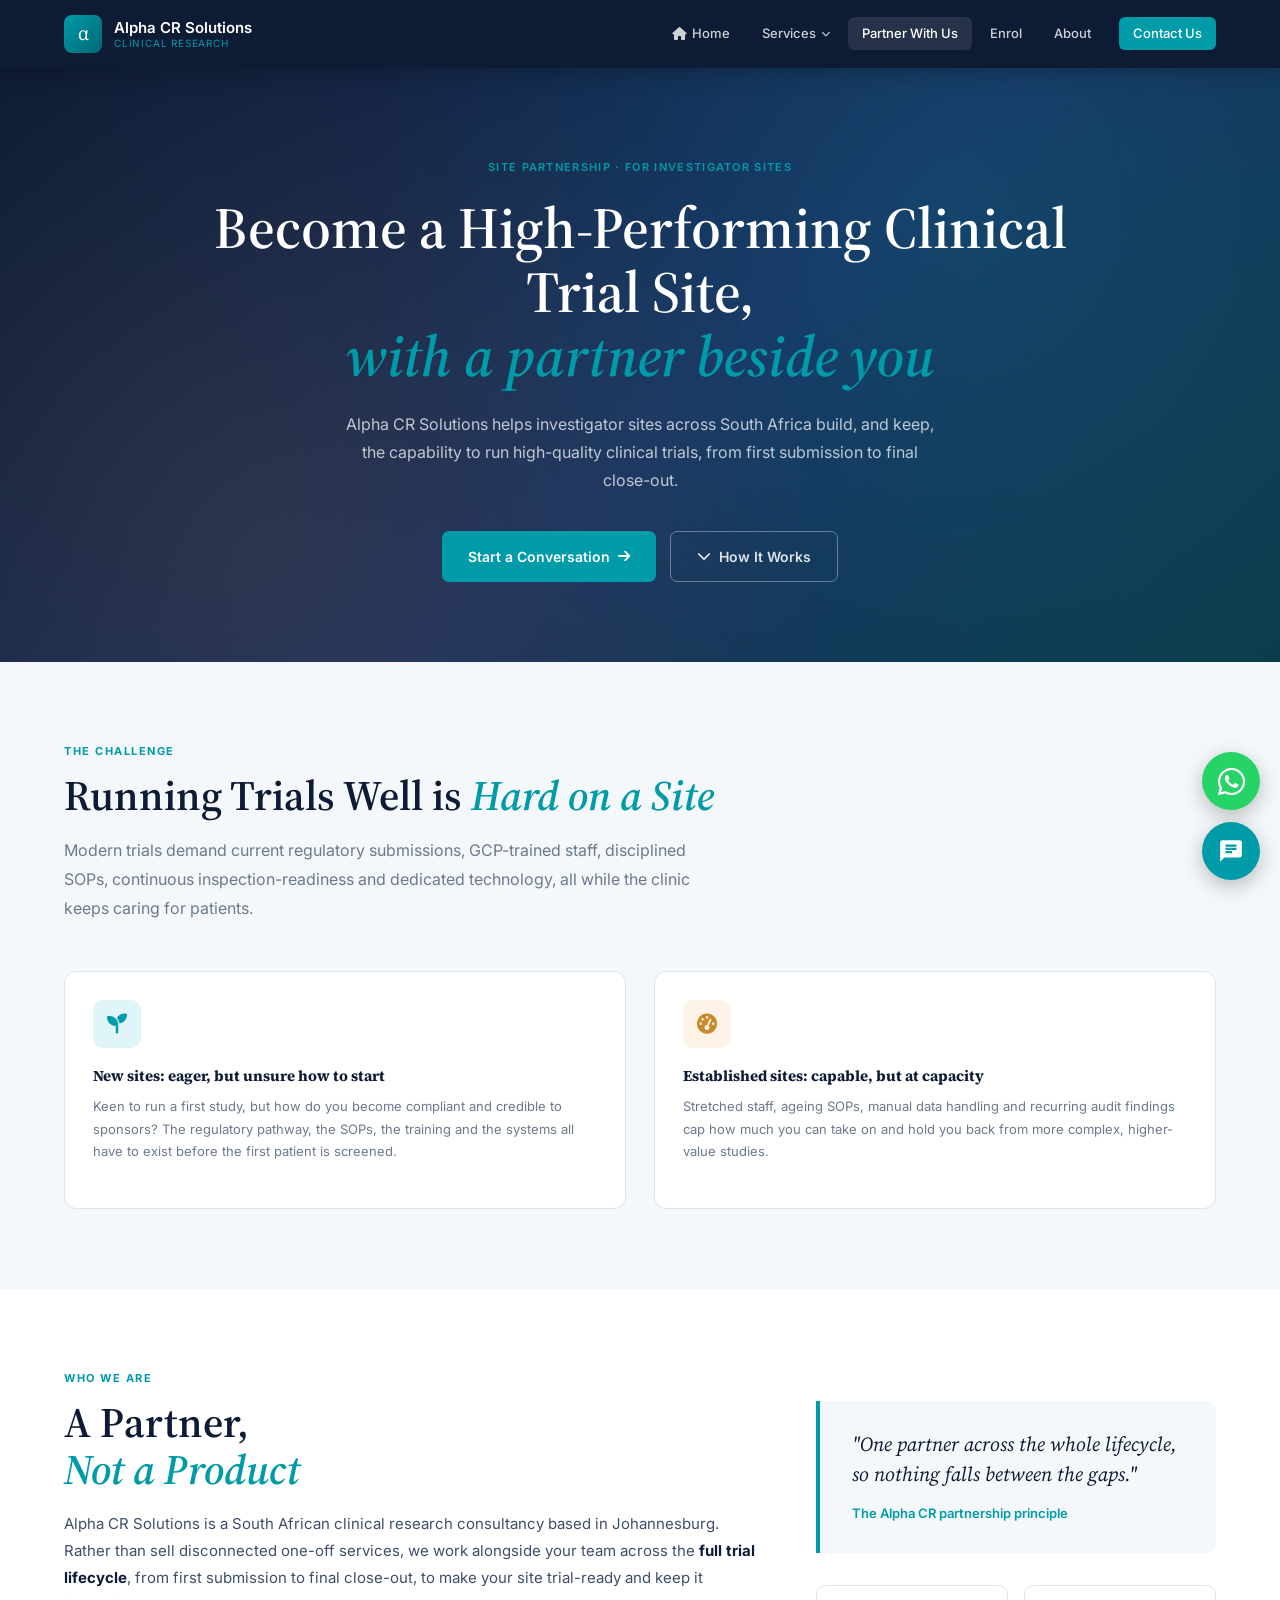
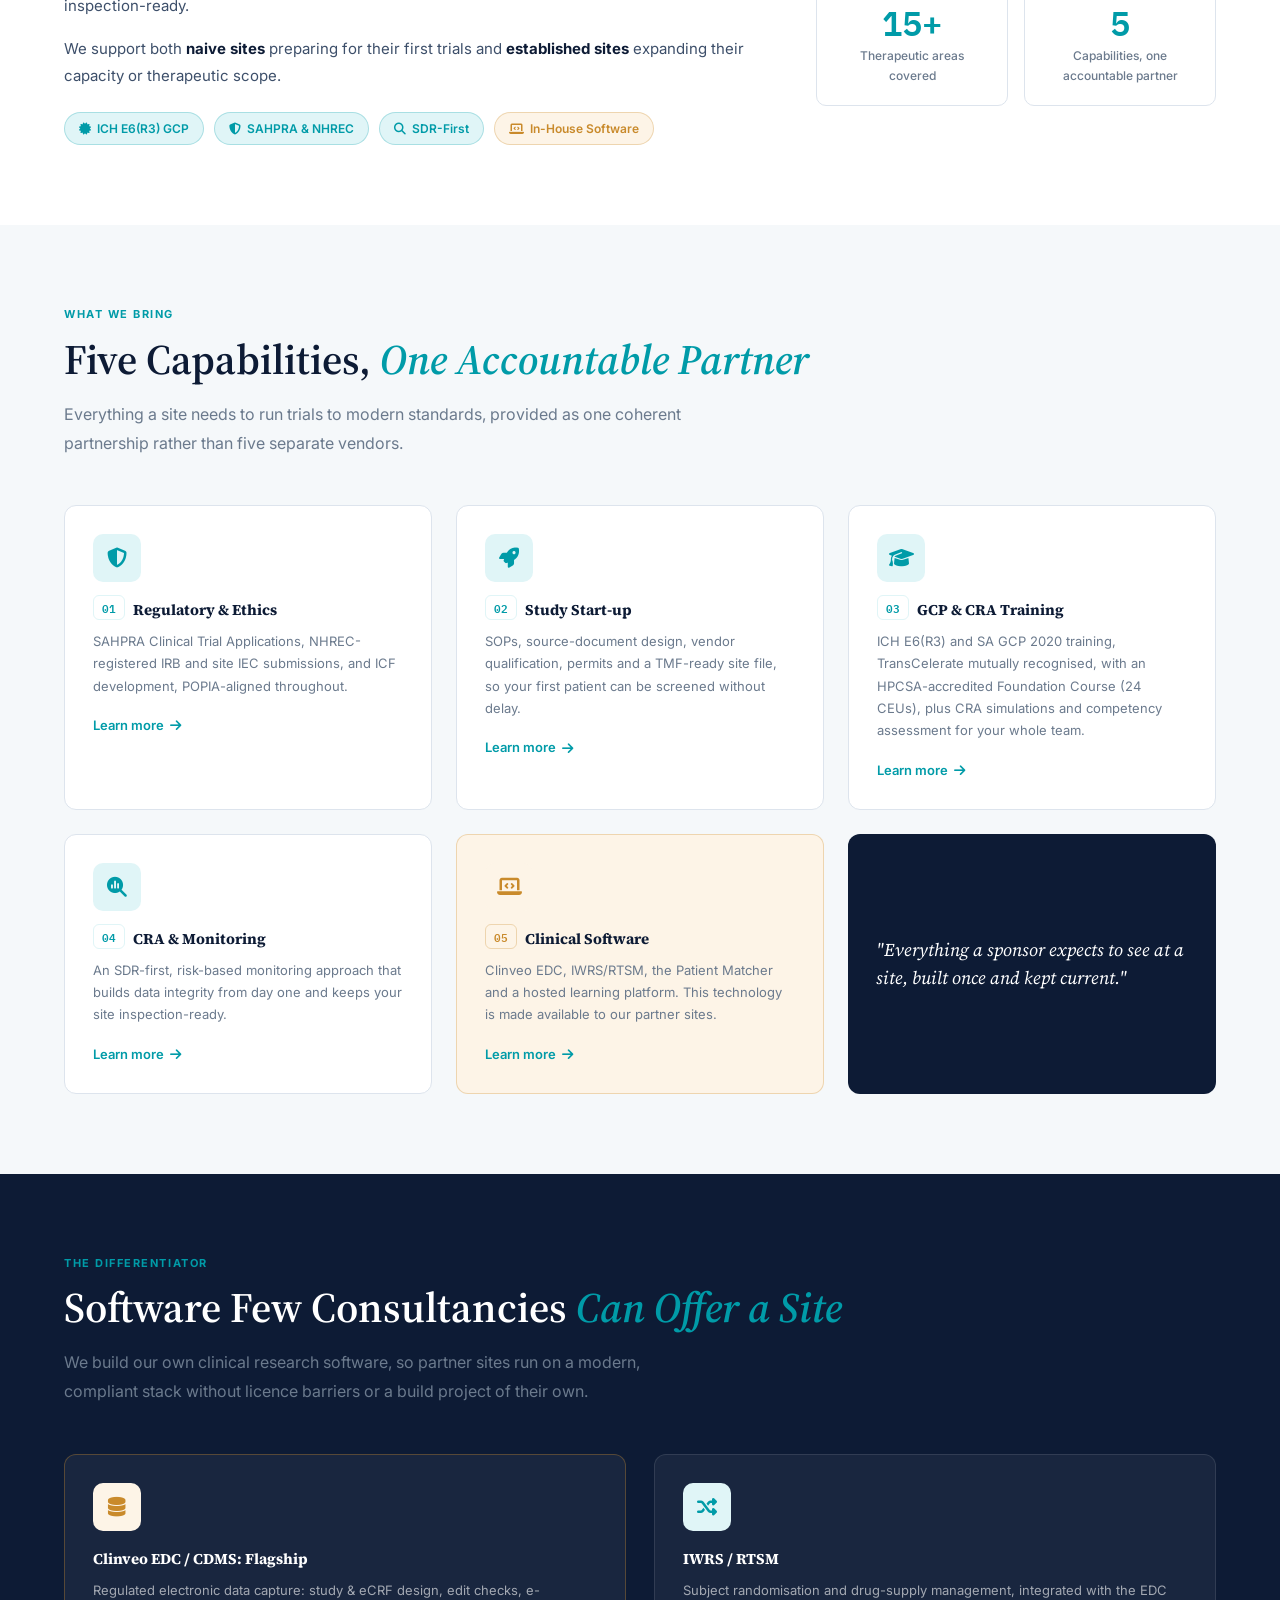
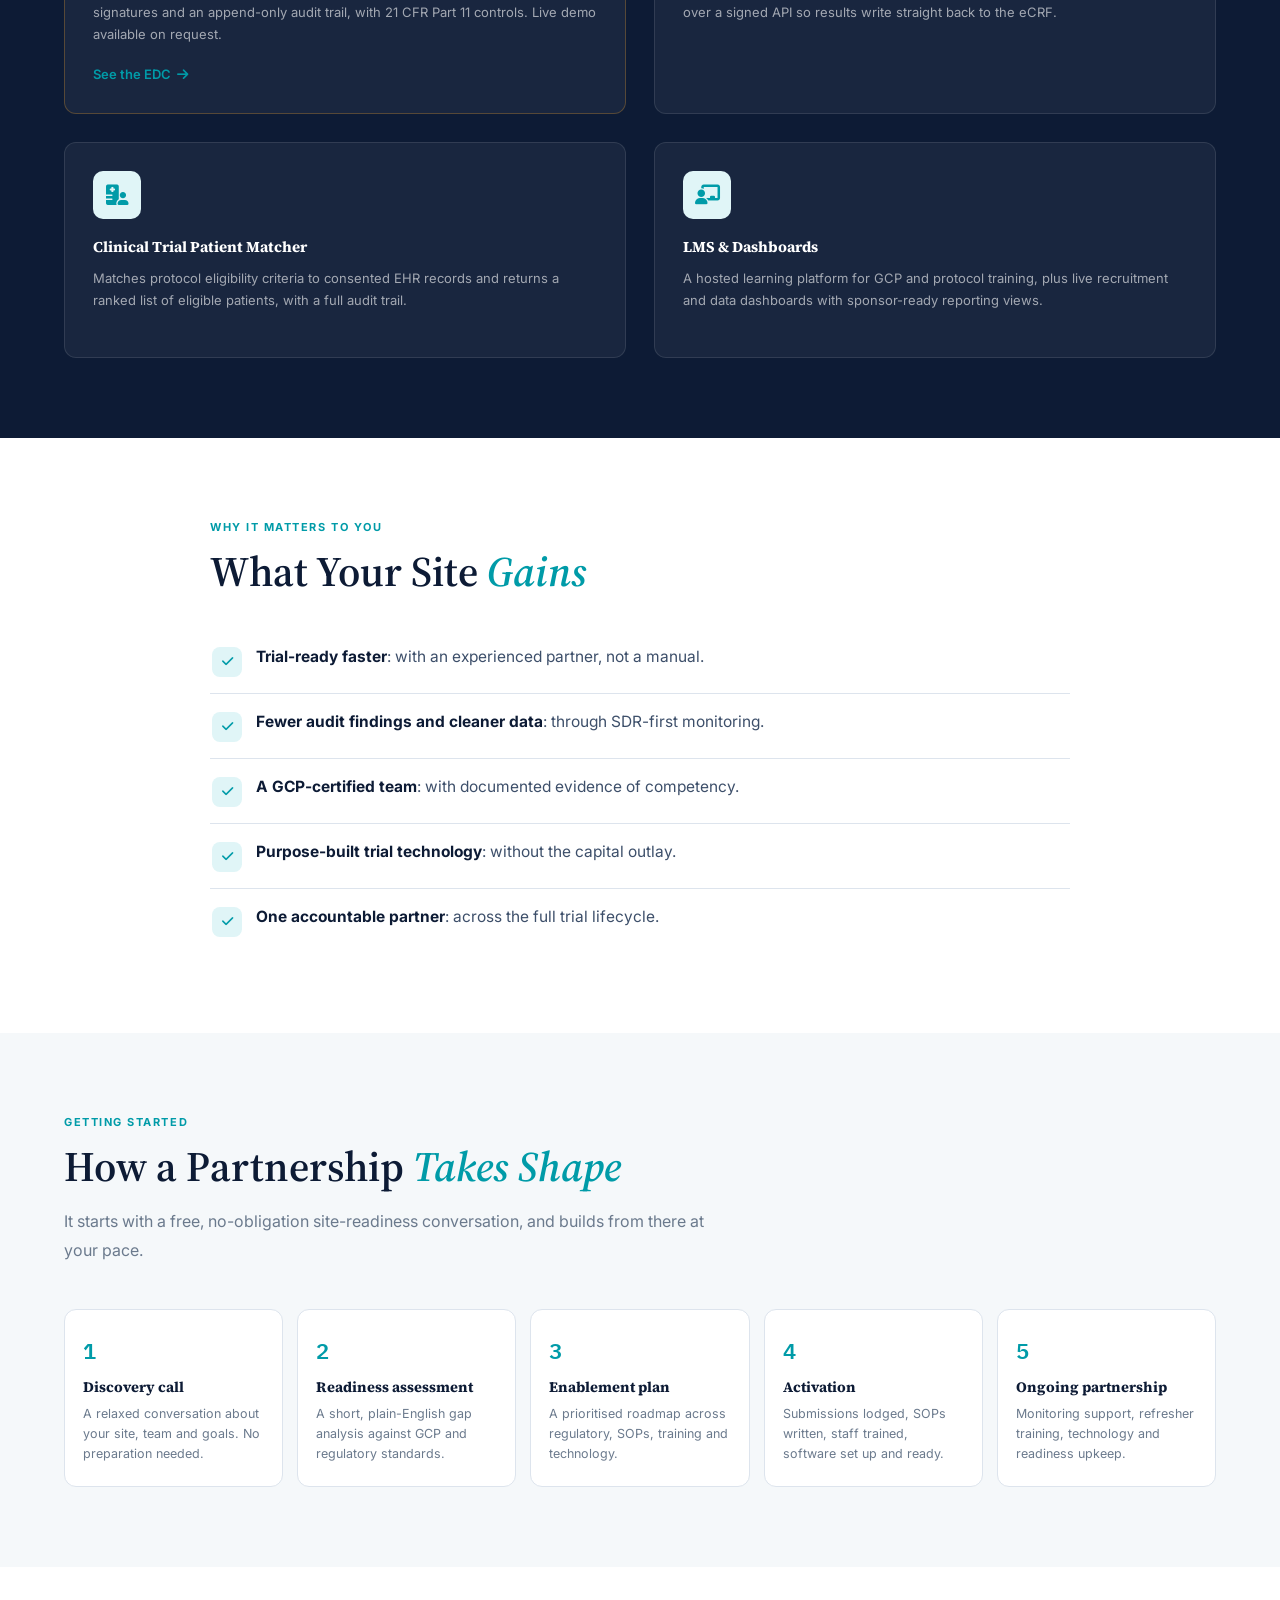
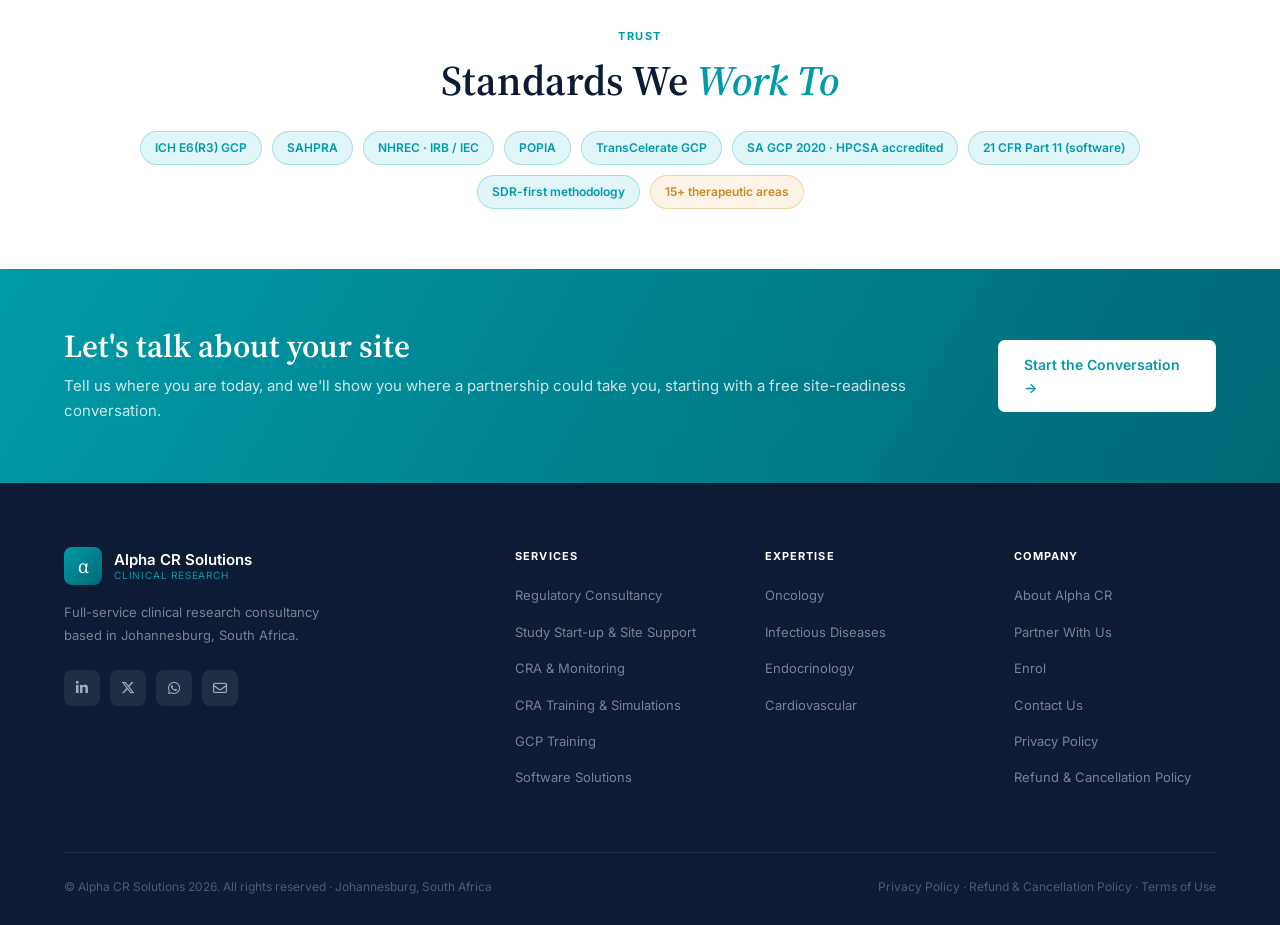
<file: partner-with-us.html>
<!DOCTYPE html>
<html lang="en">
<head>
<meta charset="UTF-8">
<meta name="viewport" content="width=device-width, initial-scale=1.0">
<title>Partner With Us | Alpha CR Solutions</title>
<meta name="description" content="Partner with Alpha CR Solutions to become a high-performing clinical trial site: regulatory and ethics support, study start-up, GCP training, SDR-first monitoring and clinical research software for investigator sites across South Africa.">
<link href="https://fonts.googleapis.com/css2?family=Source+Serif+4:ital,wght@0,400;0,600;0,700;1,400;1,600&family=Inter:wght@300;400;500;600;700&family=IBM+Plex+Mono:wght@400;500;600&display=swap" rel="stylesheet">
<link rel="stylesheet" href="https://cdnjs.cloudflare.com/ajax/libs/font-awesome/6.5.0/css/all.min.css">
<link rel="stylesheet" href="main.css?v=2">
<link rel="icon" href="favicon.svg" type="image/svg+xml">
<link rel="icon" type="image/png" sizes="32x32" href="favicon-32x32.png">
<link rel="icon" type="image/png" sizes="96x96" href="favicon-96x96.png">
<link rel="icon" type="image/png" sizes="16x16" href="favicon-16x16.png">
<link rel="apple-touch-icon" href="apple-touch-icon.png">
<style>
/* Capability number tags */
.cap-num { font-family: var(--font-mono); font-size: 11px; font-weight: 600; color: var(--teal); border: 1px solid var(--teal-lt); border-radius: 6px; padding: 2px 8px; margin-right: 8px; vertical-align: 2px; }
.cap-num.gold { color: var(--gold); border-color: rgba(201,138,43,.3); }
/* Quote card (mirrors the deck) */
.quote-card { background: var(--navy); border-radius: 12px; padding: 28px; display: flex; align-items: center; }
.quote-card p { font-family: var(--font-serif); font-style: italic; font-size: 18px; color: #fff; line-height: 1.55; }
/* What your site gains */
.gain-row { display: flex; align-items: flex-start; gap: 14px; padding: 16px 2px; border-bottom: 1px solid var(--border); }
.gain-row:last-child { border-bottom: none; }
.gain-row .g-ic { width: 30px; height: 30px; border-radius: 8px; background: var(--teal-lt); color: var(--teal); display: flex; align-items: center; justify-content: center; font-size: 13px; flex-shrink: 0; margin-top: 2px; }
.gain-row p { font-size: 15.5px; color: #3d4f6a; line-height: 1.6; }
.gain-row p strong { color: var(--navy); }
/* Five-step partnership pathway */
.partner-steps { display: grid; grid-template-columns: repeat(5,1fr); gap: 14px; margin-top: 44px; }
.p-step { background: var(--white); border: 1px solid var(--border); border-radius: 12px; padding: 22px 18px; transition: box-shadow .25s, transform .2s, border-color .25s; }
.p-step:hover { box-shadow: var(--shadow-lg); transform: translateY(-3px); border-color: rgba(0,155,168,.4); }
.p-step .s-num { font-family: var(--font-mono); font-size: 22px; font-weight: 600; color: var(--teal); margin-bottom: 10px; }
.p-step h3 { font-size: 14.5px; font-weight: 700; color: var(--navy); margin-bottom: 7px; line-height: 1.3; }
.p-step p { font-size: 12.5px; color: var(--gray); line-height: 1.6; }
@media (max-width: 1040px) { .partner-steps { grid-template-columns: repeat(2,1fr) } }
@media (max-width: 600px) { .partner-steps { grid-template-columns: 1fr } }
</style>
</head>
<body>

<!-- NAV -->
<nav class="site-nav">
  <a href="index.html" class="nav-logo">
    <div class="nav-logo-mark">α</div>
    <div class="nav-logo-text">Alpha CR Solutions<span>Clinical Research</span></div>
  </a>
  <ul class="nav-menu">
    <li><a href="index.html"><i class="fa-solid fa-house"></i> Home</a></li>
    <li>
      <a href="#">Services <i class="fa-solid fa-chevron-down"></i></a>
      <ul class="nav-dropdown">
        <li><a href="regulatory-consultancy.html"><i class="fa-solid fa-shield-halved"></i>Regulatory Consultancy</a></li>
        <li><a href="study-startup.html"><i class="fa-solid fa-rocket"></i>Study Start-up &amp; Site Support</a></li>
        <li><a href="cra-monitoring.html"><i class="fa-solid fa-magnifying-glass-chart"></i>CRA &amp; Monitoring</a></li>
        <li><a href="cra-training.html"><i class="fa-solid fa-user-graduate"></i>CRA Training &amp; Simulations</a></li>
        <li><a href="gcp-training.html"><i class="fa-solid fa-graduation-cap"></i>GCP Training</a></li>
        <li><a href="software.html"><i class="fa-solid fa-laptop-code"></i>Software Solutions</a></li>
      </ul>
    </li>
    <li class="active"><a href="partner-with-us.html">Partner With Us</a></li>
    <li><a href="enrolment.html">Enrol</a></li>
    <li><a href="about.html">About</a></li>
    <li><a href="contact.html" class="nav-cta">Contact Us</a></li>
  </ul>
  <button class="nav-hamburger" id="nav-burger"><span></span><span></span><span></span></button>
</nav>
<nav class="nav-mobile" id="nav-mobile">
  <a href="index.html">Home</a>
  <span class="mob-section">Services</span>
  <a href="regulatory-consultancy.html">Regulatory Consultancy</a>
  <a href="study-startup.html">Study Start-up &amp; Site Support</a>
  <a href="cra-monitoring.html">CRA &amp; Monitoring</a>
  <a href="cra-training.html">CRA Training &amp; Simulations</a>
  <a href="gcp-training.html">GCP Training</a>
  <a href="software.html">Software Solutions</a>
  <a href="partner-with-us.html">Partner With Us</a>
  <a href="enrolment.html">Enrol</a>
  <span class="mob-section">Company</span>
  <a href="about.html">About Us</a>
  <a href="contact.html" class="mob-cta">Contact Us</a>
</nav>

<!-- HERO -->
<section class="hero">
  <div class="hero-inner" style="max-width:860px;text-align:center;margin:0 auto;">
    <p class="hero-breadcrumb">Site Partnership · For Investigator Sites</p>
    <h1>Become a High-Performing Clinical Trial Site,<br><em>with a partner beside you</em></h1>
    <p class="hero-sub" style="margin:0 auto 36px;max-width:600px;">Alpha CR Solutions helps investigator sites across South Africa build, and keep, the capability to run high-quality clinical trials, from first submission to final close-out.</p>
    <div class="hero-actions" style="justify-content:center;">
      <a href="contact.html#enquiry-form" class="btn btn-primary">Start a Conversation <i class="fa-solid fa-arrow-right"></i></a>
      <a href="#how" class="btn btn-ghost"><i class="fa-solid fa-chevron-down"></i> How It Works</a>
    </div>
  </div>
</section>

<!-- THE CHALLENGE -->
<section class="bg-off">
  <div class="section-inner">
    <span class="section-label">The Challenge</span>
    <h2 class="section-title">Running Trials Well is <em>Hard on a Site</em></h2>
    <p class="section-lead">Modern trials demand current regulatory submissions, GCP-trained staff, disciplined SOPs, continuous inspection-readiness and dedicated technology, all while the clinic keeps caring for patients.</p>
    <div class="cards-grid-2">
      <div class="service-card">
        <div class="card-icon"><i class="fa-solid fa-seedling"></i></div>
        <h3>New sites: eager, but unsure how to start</h3>
        <p>Keen to run a first study, but how do you become compliant and credible to sponsors? The regulatory pathway, the SOPs, the training and the systems all have to exist before the first patient is screened.</p>
      </div>
      <div class="service-card">
        <div class="card-icon gold"><i class="fa-solid fa-gauge-high"></i></div>
        <h3>Established sites: capable, but at capacity</h3>
        <p>Stretched staff, ageing SOPs, manual data handling and recurring audit findings cap how much you can take on and hold you back from more complex, higher-value studies.</p>
      </div>
    </div>
  </div>
</section>

<!-- A PARTNER, NOT A PRODUCT -->
<section class="bg-white">
  <div class="section-inner intro-grid">
    <div class="intro-body">
      <span class="section-label">Who We Are</span>
      <h2 class="section-title">A Partner,<br><em>Not a Product</em></h2>
      <p>Alpha CR Solutions is a South African clinical research consultancy based in Johannesburg. Rather than sell disconnected one-off services, we work alongside your team across the <strong>full trial lifecycle</strong>, from first submission to final close-out, to make your site trial-ready and keep it inspection-ready.</p>
      <p>We support both <strong>naive sites</strong> preparing for their first trials and <strong>established sites</strong> expanding their capacity or therapeutic scope.</p>
      <div style="display:flex;gap:10px;flex-wrap:wrap;margin-top:22px;">
        <span class="badge badge-teal"><i class="fa-solid fa-certificate"></i> ICH E6(R3) GCP</span>
        <span class="badge badge-teal"><i class="fa-solid fa-shield-halved"></i> SAHPRA &amp; NHREC</span>
        <span class="badge badge-teal"><i class="fa-solid fa-magnifying-glass"></i> SDR-First</span>
        <span class="badge badge-gold"><i class="fa-solid fa-laptop-code"></i> In-House Software</span>
      </div>
    </div>
    <div>
      <div class="quote-block">
        <p>"One partner across the whole lifecycle, so nothing falls between the gaps."</p>
        <cite>The Alpha CR partnership principle</cite>
      </div>
      <div style="margin-top:28px;display:grid;grid-template-columns:1fr 1fr;gap:16px;">
        <div style="background:var(--white);border:1px solid var(--border);border-radius:10px;padding:20px;text-align:center;">
          <div style="font-family:'IBM Plex Mono',monospace;font-weight:600;font-size:34px;color:var(--teal);line-height:1;">15+</div>
          <div style="font-size:12px;color:var(--gray);margin-top:6px;font-weight:500;">Therapeutic areas covered</div>
        </div>
        <div style="background:var(--white);border:1px solid var(--border);border-radius:10px;padding:20px;text-align:center;">
          <div style="font-family:'IBM Plex Mono',monospace;font-weight:600;font-size:34px;color:var(--teal);line-height:1;">5</div>
          <div style="font-size:12px;color:var(--gray);margin-top:6px;font-weight:500;">Capabilities, one accountable partner</div>
        </div>
      </div>
    </div>
  </div>
</section>

<!-- FIVE CAPABILITIES -->
<section class="bg-off" id="capabilities">
  <div class="section-inner">
    <span class="section-label">What We Bring</span>
    <h2 class="section-title">Five Capabilities, <em>One Accountable Partner</em></h2>
    <p class="section-lead">Everything a site needs to run trials to modern standards, provided as one coherent partnership rather than five separate vendors.</p>
    <div class="cards-grid-3">
      <div class="service-card">
        <div class="card-icon"><i class="fa-solid fa-shield-halved"></i></div>
        <h3><span class="cap-num">01</span>Regulatory &amp; Ethics</h3>
        <p>SAHPRA Clinical Trial Applications, NHREC-registered IRB and site IEC submissions, and ICF development, POPIA-aligned throughout.</p>
        <a href="regulatory-consultancy.html" class="card-link">Learn more <i class="fa-solid fa-arrow-right"></i></a>
      </div>
      <div class="service-card">
        <div class="card-icon"><i class="fa-solid fa-rocket"></i></div>
        <h3><span class="cap-num">02</span>Study Start-up</h3>
        <p>SOPs, source-document design, vendor qualification, permits and a TMF-ready site file, so your first patient can be screened without delay.</p>
        <a href="study-startup.html" class="card-link">Learn more <i class="fa-solid fa-arrow-right"></i></a>
      </div>
      <div class="service-card">
        <div class="card-icon"><i class="fa-solid fa-graduation-cap"></i></div>
        <h3><span class="cap-num">03</span>GCP &amp; CRA Training</h3>
        <p>ICH E6(R3) and SA GCP 2020 training, TransCelerate mutually recognised, with an HPCSA-accredited Foundation Course (24 CEUs), plus CRA simulations and competency assessment for your whole team.</p>
        <a href="gcp-training.html" class="card-link">Learn more <i class="fa-solid fa-arrow-right"></i></a>
      </div>
      <div class="service-card">
        <div class="card-icon"><i class="fa-solid fa-magnifying-glass-chart"></i></div>
        <h3><span class="cap-num">04</span>CRA &amp; Monitoring</h3>
        <p>An SDR-first, risk-based monitoring approach that builds data integrity from day one and keeps your site inspection-ready.</p>
        <a href="cra-monitoring.html" class="card-link">Learn more <i class="fa-solid fa-arrow-right"></i></a>
      </div>
      <div class="service-card" style="background:var(--gold-lt);border-color:rgba(201,138,43,.3);">
        <div class="card-icon gold"><i class="fa-solid fa-laptop-code"></i></div>
        <h3><span class="cap-num gold">05</span>Clinical Software</h3>
        <p>Clinveo EDC, IWRS/RTSM, the Patient Matcher and a hosted learning platform. This technology is made available to our partner sites.</p>
        <a href="software.html" class="card-link">Learn more <i class="fa-solid fa-arrow-right"></i></a>
      </div>
      <div class="quote-card">
        <p>"Everything a sponsor expects to see at a site, built once and kept current."</p>
      </div>
    </div>
  </div>
</section>

<!-- SOFTWARE DIFFERENTIATOR -->
<section class="bg-navy">
  <div class="section-inner">
    <span class="section-label">The Differentiator</span>
    <h2 class="section-title" style="color:#fff;">Software Few Consultancies <em>Can Offer a Site</em></h2>
    <p class="section-lead">We build our own clinical research software, so partner sites run on a modern, compliant stack without licence barriers or a build project of their own.</p>
    <div class="cards-grid-2">
      <div class="service-card dark" style="border-color:rgba(201,138,43,.35);">
        <div class="card-icon gold"><i class="fa-solid fa-database"></i></div>
        <h3>Clinveo EDC / CDMS: Flagship</h3>
        <p>Regulated electronic data capture: study &amp; eCRF design, edit checks, e-signatures and an append-only audit trail, with 21 CFR Part 11 controls. Live demo available on request.</p>
        <a href="software.html#edc" class="card-link">See the EDC <i class="fa-solid fa-arrow-right"></i></a>
      </div>
      <div class="service-card dark">
        <div class="card-icon"><i class="fa-solid fa-shuffle"></i></div>
        <h3>IWRS / RTSM</h3>
        <p>Subject randomisation and drug-supply management, integrated with the EDC over a signed API so results write straight back to the eCRF.</p>
      </div>
      <div class="service-card dark">
        <div class="card-icon"><i class="fa-solid fa-hospital-user"></i></div>
        <h3>Clinical Trial Patient Matcher</h3>
        <p>Matches protocol eligibility criteria to consented EHR records and returns a ranked list of eligible patients, with a full audit trail.</p>
      </div>
      <div class="service-card dark">
        <div class="card-icon"><i class="fa-solid fa-chalkboard-user"></i></div>
        <h3>LMS &amp; Dashboards</h3>
        <p>A hosted learning platform for GCP and protocol training, plus live recruitment and data dashboards with sponsor-ready reporting views.</p>
      </div>
    </div>
  </div>
</section>

<!-- WHAT YOUR SITE GAINS -->
<section class="bg-white">
  <div class="section-inner" style="max-width:860px;">
    <span class="section-label">Why It Matters to You</span>
    <h2 class="section-title">What Your Site <em>Gains</em></h2>
    <div style="margin-top:34px;">
      <div class="gain-row"><div class="g-ic"><i class="fa-solid fa-check"></i></div><p><strong>Trial-ready faster</strong>: with an experienced partner, not a manual.</p></div>
      <div class="gain-row"><div class="g-ic"><i class="fa-solid fa-check"></i></div><p><strong>Fewer audit findings and cleaner data</strong>: through SDR-first monitoring.</p></div>
      <div class="gain-row"><div class="g-ic"><i class="fa-solid fa-check"></i></div><p><strong>A GCP-certified team</strong>: with documented evidence of competency.</p></div>
      <div class="gain-row"><div class="g-ic"><i class="fa-solid fa-check"></i></div><p><strong>Purpose-built trial technology</strong>: without the capital outlay.</p></div>
      <div class="gain-row"><div class="g-ic"><i class="fa-solid fa-check"></i></div><p><strong>One accountable partner</strong>: across the full trial lifecycle.</p></div>
    </div>
  </div>
</section>

<!-- HOW A PARTNERSHIP TAKES SHAPE -->
<section class="bg-off" id="how">
  <div class="section-inner">
    <span class="section-label">Getting Started</span>
    <h2 class="section-title">How a Partnership <em>Takes Shape</em></h2>
    <p class="section-lead">It starts with a free, no-obligation site-readiness conversation, and builds from there at your pace.</p>
    <div class="partner-steps">
      <div class="p-step"><div class="s-num">1</div><h3>Discovery call</h3><p>A relaxed conversation about your site, team and goals. No preparation needed.</p></div>
      <div class="p-step"><div class="s-num">2</div><h3>Readiness assessment</h3><p>A short, plain-English gap analysis against GCP and regulatory standards.</p></div>
      <div class="p-step"><div class="s-num">3</div><h3>Enablement plan</h3><p>A prioritised roadmap across regulatory, SOPs, training and technology.</p></div>
      <div class="p-step"><div class="s-num">4</div><h3>Activation</h3><p>Submissions lodged, SOPs written, staff trained, software set up and ready.</p></div>
      <div class="p-step"><div class="s-num">5</div><h3>Ongoing partnership</h3><p>Monitoring support, refresher training, technology and readiness upkeep.</p></div>
    </div>
  </div>
</section>

<!-- STANDARDS -->
<section class="bg-white" style="padding:60px 5%;">
  <div class="section-inner" style="text-align:center;">
    <span class="section-label">Trust</span>
    <h2 class="section-title">Standards We <em>Work To</em></h2>
    <div style="display:flex;gap:10px;flex-wrap:wrap;justify-content:center;margin-top:28px;">
      <span class="badge badge-teal">ICH E6(R3) GCP</span>
      <span class="badge badge-teal">SAHPRA</span>
      <span class="badge badge-teal">NHREC · IRB / IEC</span>
      <span class="badge badge-teal">POPIA</span>
      <span class="badge badge-teal">TransCelerate GCP</span>
      <span class="badge badge-teal">SA GCP 2020 · HPCSA accredited</span>
      <span class="badge badge-teal">21 CFR Part 11 (software)</span>
      <span class="badge badge-teal">SDR-first methodology</span>
      <span class="badge badge-gold">15+ therapeutic areas</span>
    </div>
  </div>
</section>

<!-- CTA -->
<section class="cta-banner">
  <div class="cta-banner-inner">
    <div class="cta-text">
      <h2>Let's talk about your site</h2>
      <p>Tell us where you are today, and we'll show you where a partnership could take you, starting with a free site-readiness conversation.</p>
    </div>
    <a href="contact.html#enquiry-form" class="btn btn-white">Start the Conversation →</a>
  </div>
</section>

<!-- FOOTER -->
<footer class="site-footer">
  <div class="footer-grid">
    <div class="footer-brand">
      <a href="index.html" class="nav-logo" style="margin-bottom:4px;">
        <div class="nav-logo-mark">α</div>
        <div class="nav-logo-text" style="color:#fff;">Alpha CR Solutions<span>Clinical Research</span></div>
      </a>
      <p>Full-service clinical research consultancy based in Johannesburg, South Africa.</p>
      <div class="social-links">
        <a href="https://www.linkedin.com/company/alpha-cr-solutions/" target="_blank" rel="noopener"><i class="fa-brands fa-linkedin-in"></i></a>
        <a href="https://x.com/acrsoln" target="_blank" rel="noopener" aria-label="X / Twitter"><i class="fa-brands fa-x-twitter"></i></a>
        <a href="https://wa.me/27608837967" target="_blank" rel="noopener" aria-label="WhatsApp"><i class="fa-brands fa-whatsapp"></i></a>
        <a href="mailto:enquiries@alphacrsolutions.co.za"><i class="fa-regular fa-envelope"></i></a>
      </div>
    </div>
    <div class="footer-col"><h4>Services</h4><ul>
      <li><a href="regulatory-consultancy.html">Regulatory Consultancy</a></li>
      <li><a href="study-startup.html">Study Start-up &amp; Site Support</a></li>
      <li><a href="cra-monitoring.html">CRA &amp; Monitoring</a></li>
      <li><a href="cra-training.html">CRA Training &amp; Simulations</a></li>
      <li><a href="gcp-training.html">GCP Training</a></li>
      <li><a href="software.html">Software Solutions</a></li>
    </ul></div>
    <div class="footer-col"><h4>Expertise</h4><ul>
      <li><a href="#">Oncology</a></li><li><a href="#">Infectious Diseases</a></li>
      <li><a href="#">Endocrinology</a></li><li><a href="#">Cardiovascular</a></li>
    </ul></div>
    <div class="footer-col"><h4>Company</h4><ul>
      <li><a href="about.html">About Alpha CR</a></li>
      <li><a href="partner-with-us.html">Partner With Us</a></li>
      <li><a href="enrolment.html">Enrol</a></li>
      <li><a href="contact.html">Contact Us</a></li>
      <li><a href="privacy-policy.html">Privacy Policy</a></li>
      <li><a href="refund-and-cancellation-policy.html">Refund &amp; Cancellation Policy</a></li>
    </ul></div>
  </div>
  <div class="footer-bottom">
    <span>© Alpha CR Solutions 2026. All rights reserved · Johannesburg, South Africa</span>
    <span><a href="privacy-policy.html">Privacy Policy</a> · <a href="refund-and-cancellation-policy.html">Refund &amp; Cancellation Policy</a> · <a href="terms-of-use.html">Terms of Use</a></span>
  </div>
</footer>
<script src="main.js?v=2"></script>
<script src="chat-widget.js?v=4" defer></script>
</body>
</html>
</file>
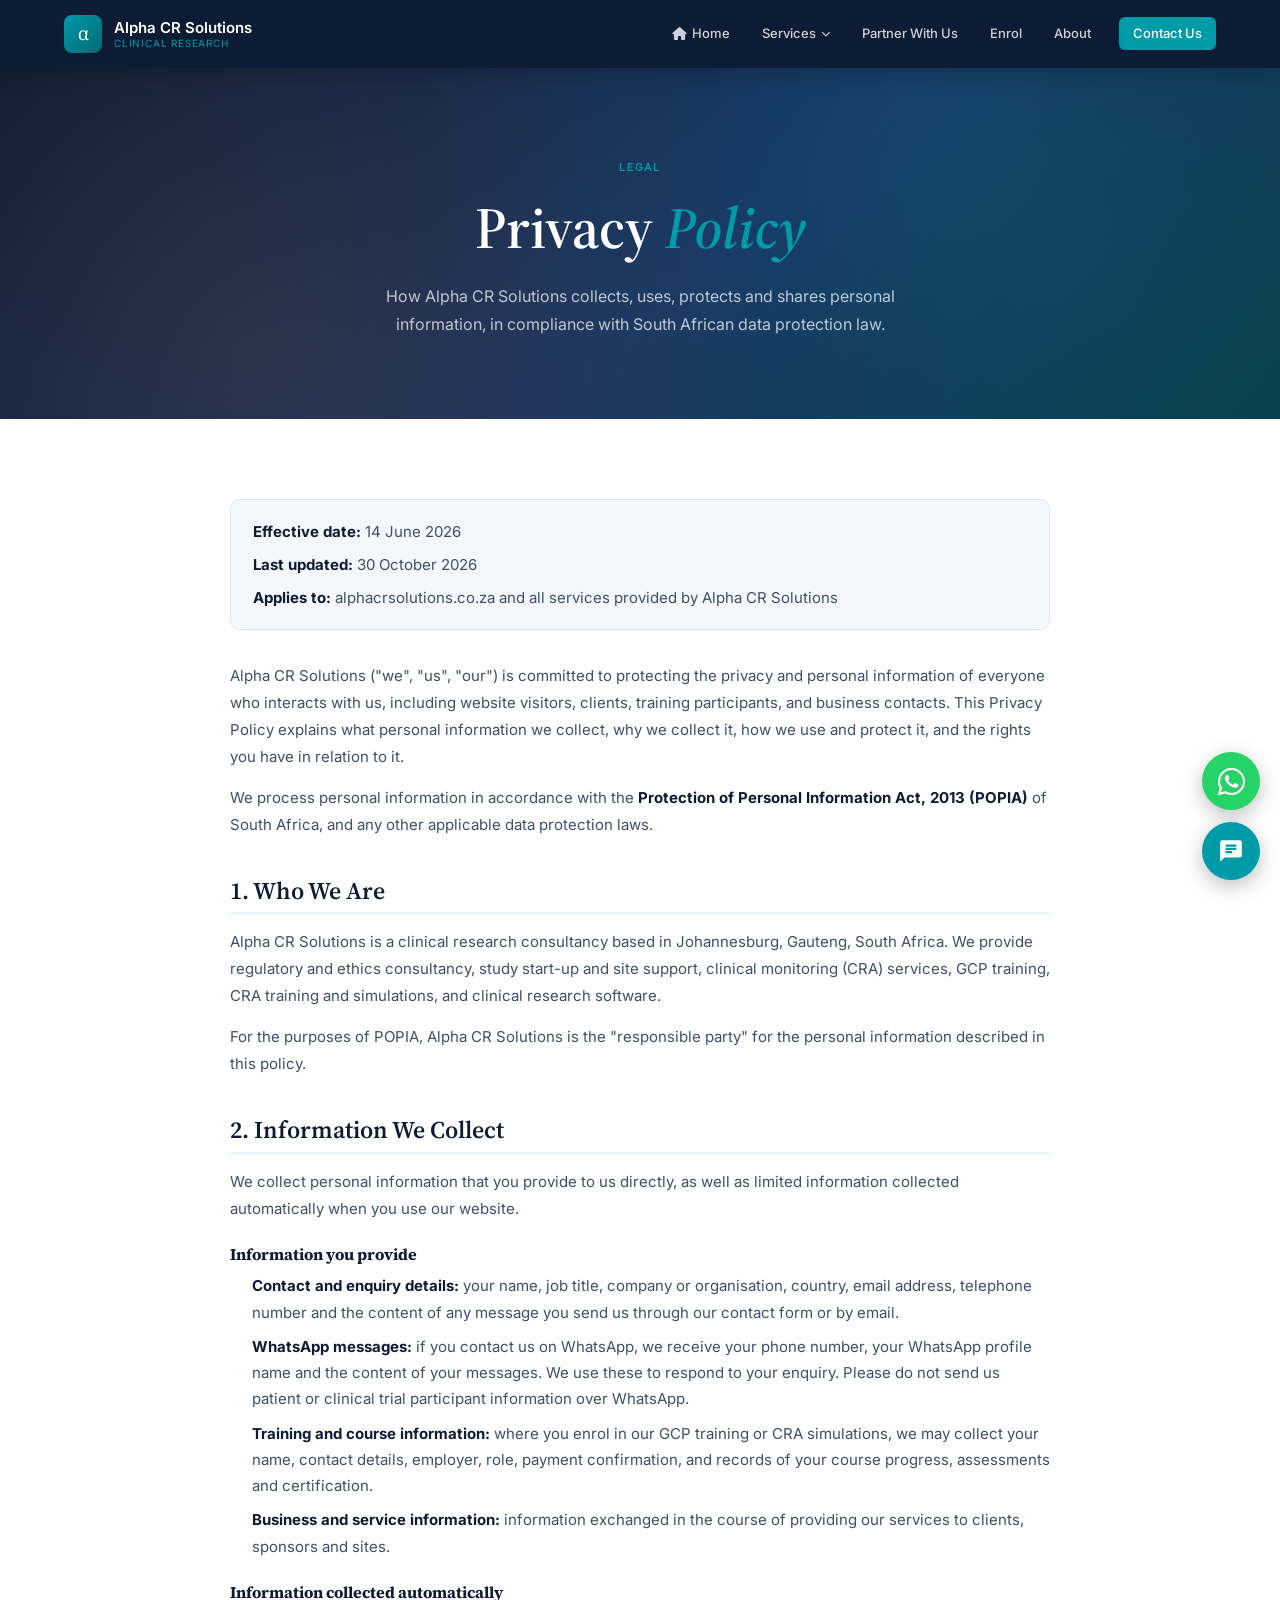
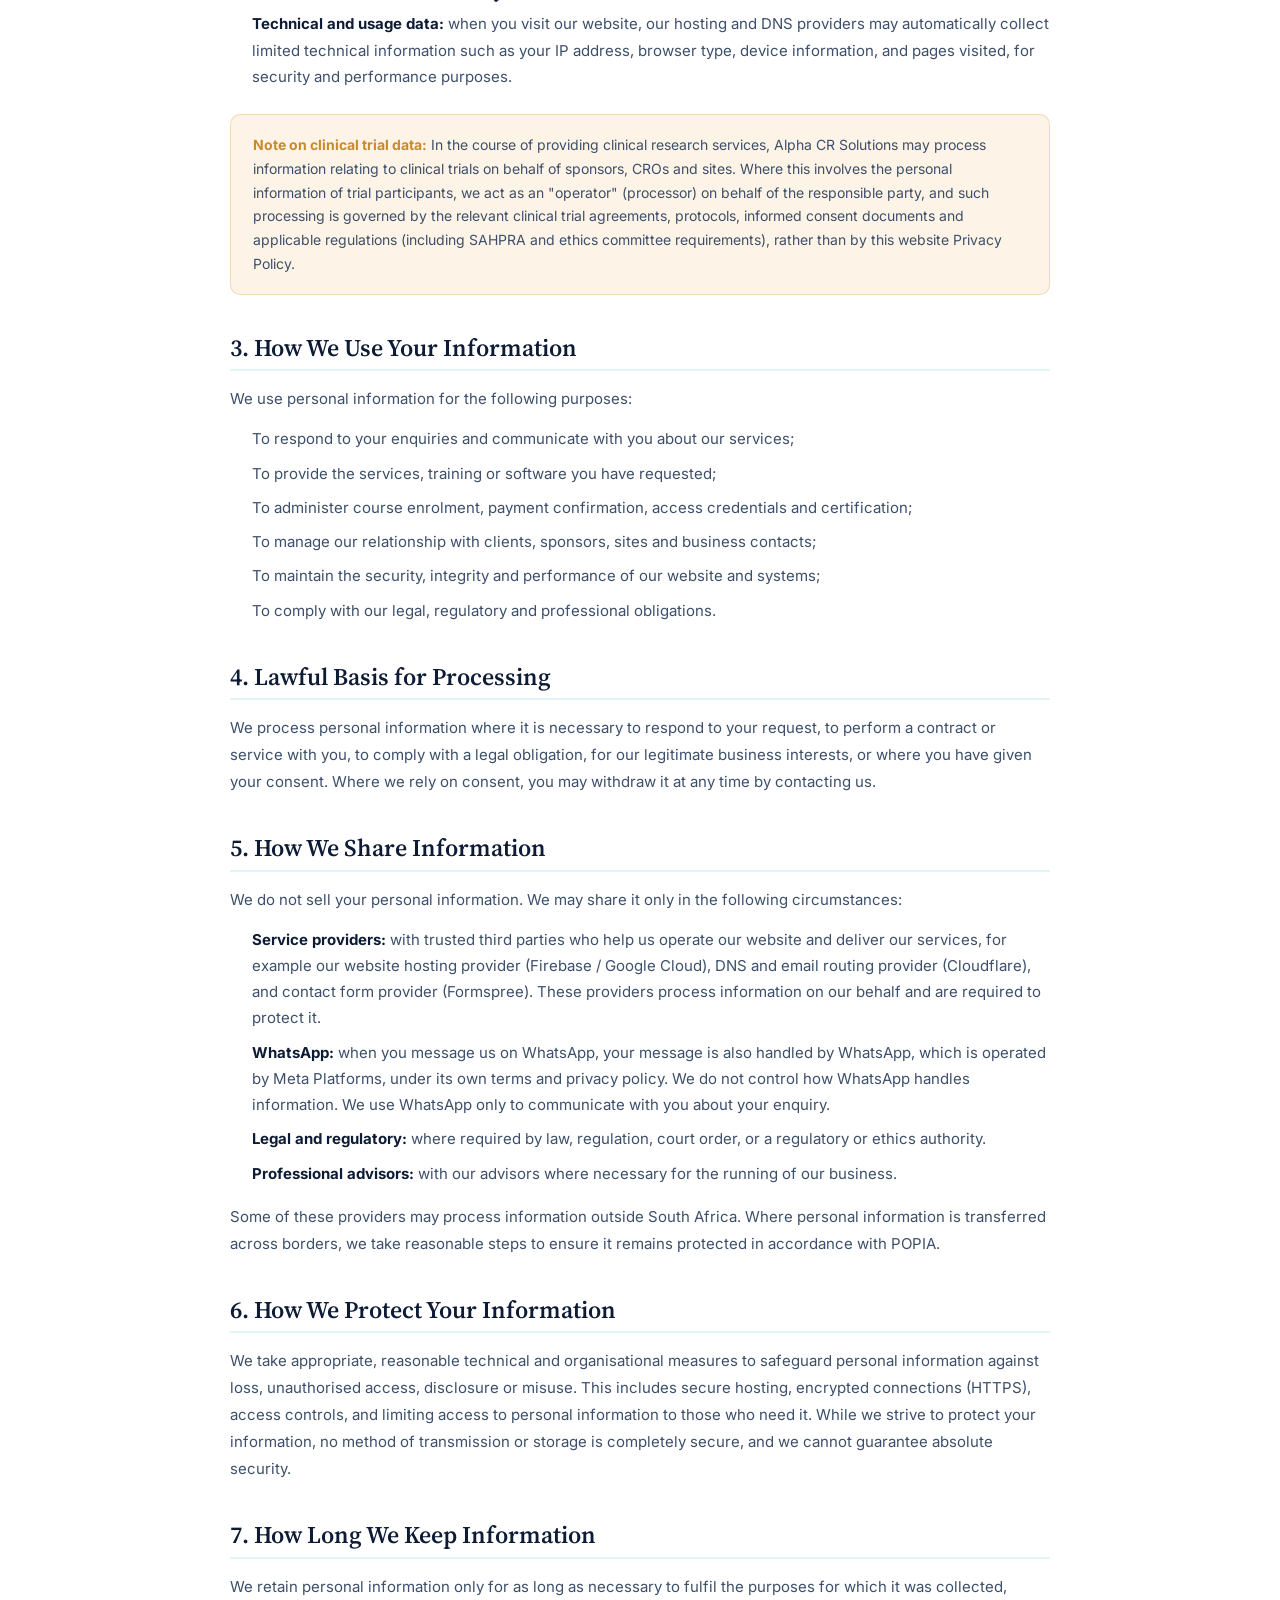
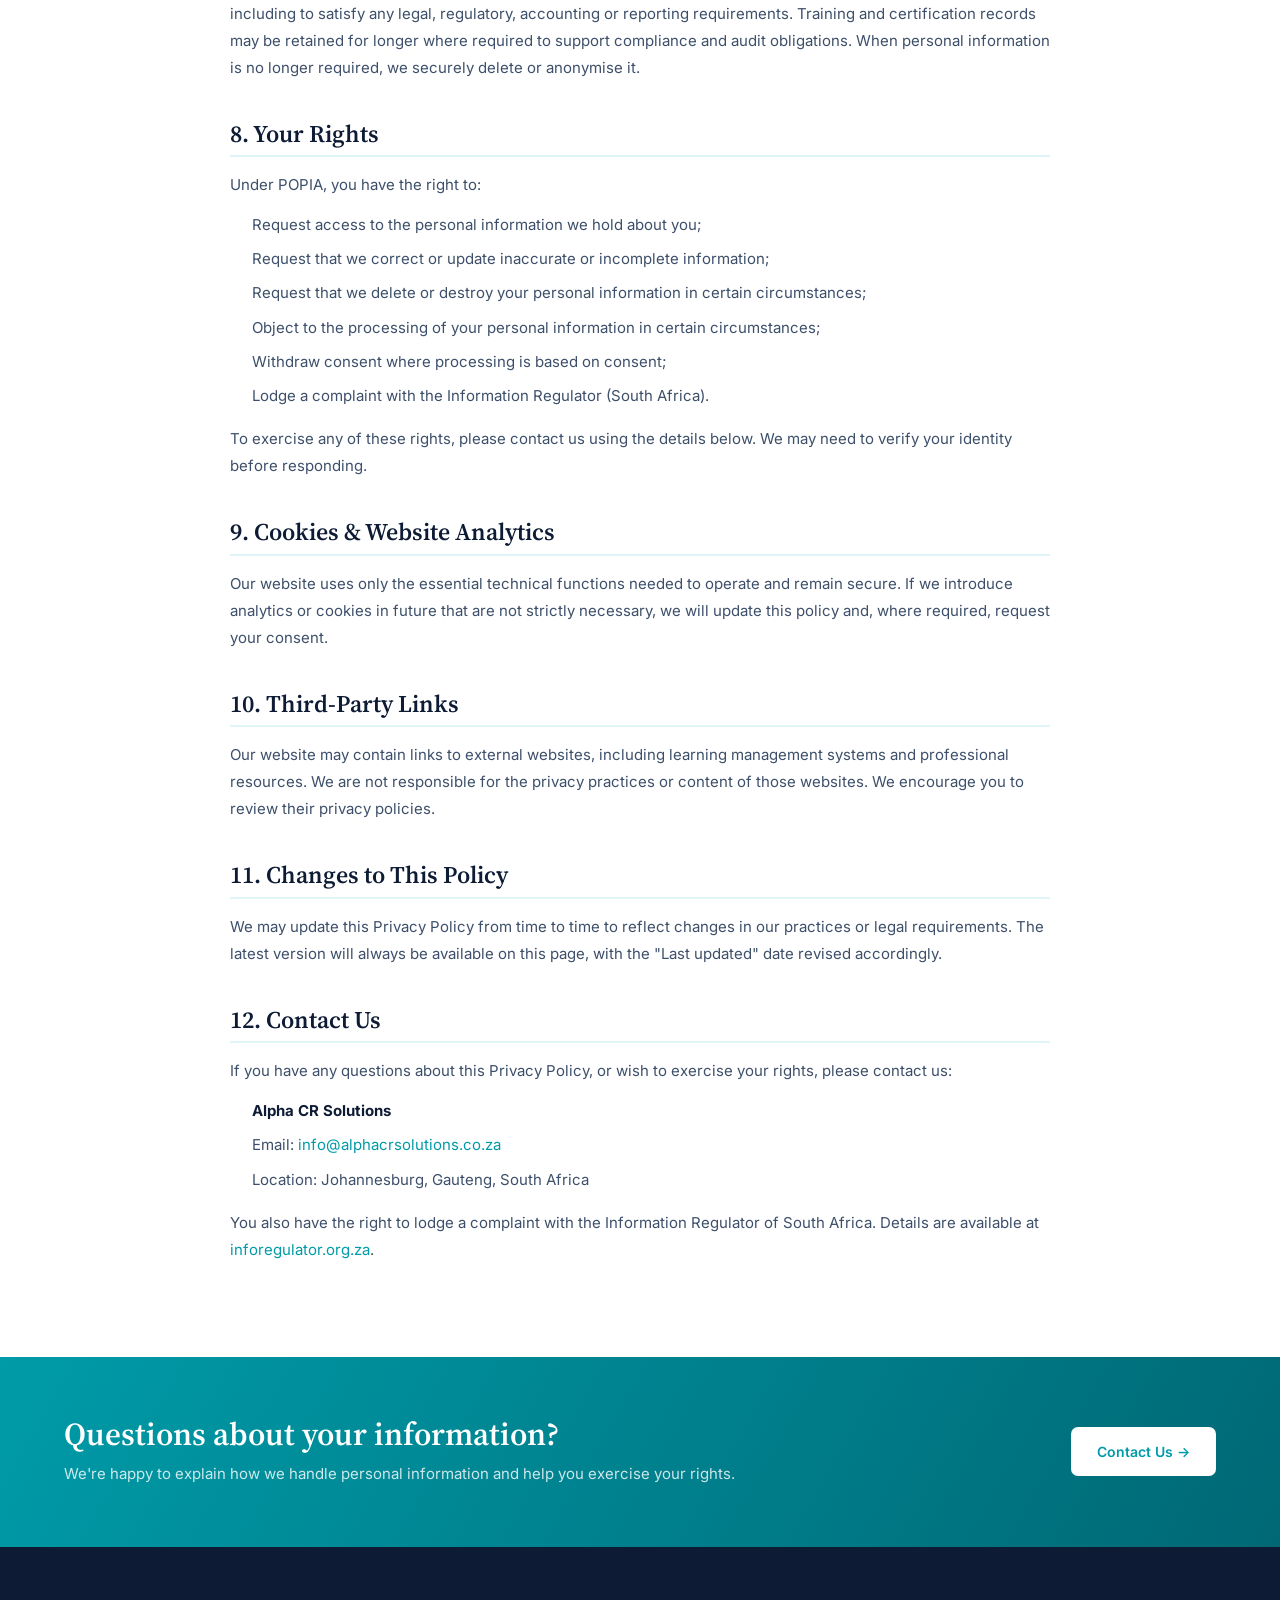
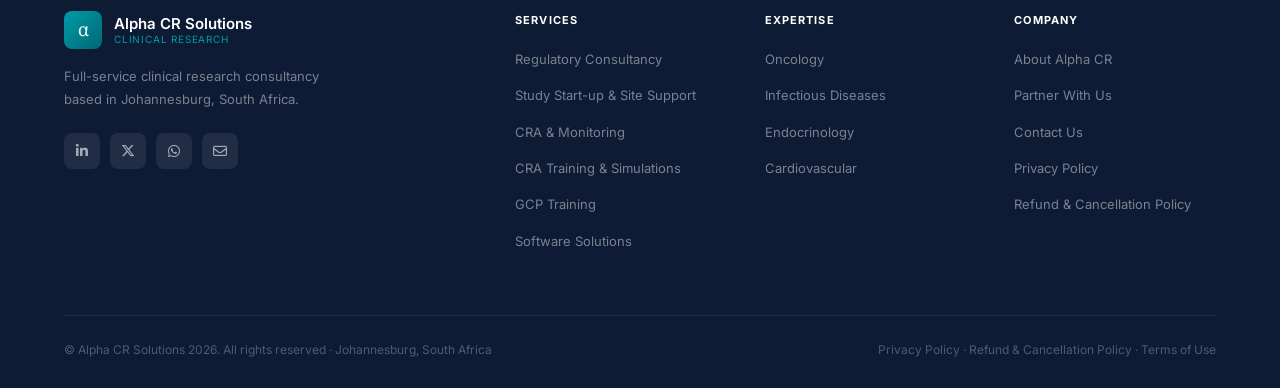
<file: privacy-policy.html>
<!DOCTYPE html>
<html lang="en">
<head>
<meta charset="UTF-8">
<meta name="viewport" content="width=device-width, initial-scale=1.0">
<title>Privacy Policy | Alpha CR Solutions</title>
<meta name="description" content="Privacy Policy for Alpha CR Solutions: how we collect, use and protect personal information in compliance with South Africa's POPIA.">
<link href="https://fonts.googleapis.com/css2?family=Source+Serif+4:ital,wght@0,400;0,600;0,700;1,400;1,600&family=Inter:wght@300;400;500;600;700&family=IBM+Plex+Mono:wght@400;500;600&display=swap" rel="stylesheet">
<link rel="stylesheet" href="https://cdnjs.cloudflare.com/ajax/libs/font-awesome/6.5.0/css/all.min.css">
<link rel="stylesheet" href="main.css?v=2">
<link rel="icon" href="favicon.svg" type="image/svg+xml">
<link rel="icon" type="image/png" sizes="32x32" href="favicon-32x32.png">
<link rel="icon" type="image/png" sizes="96x96" href="favicon-96x96.png">
<link rel="icon" type="image/png" sizes="16x16" href="favicon-16x16.png">
<link rel="apple-touch-icon" href="apple-touch-icon.png">
<style>
.legal-body { max-width: 820px; margin: 0 auto; }
.legal-body h2 {
  font-family: var(--font-serif); font-size: 24px; color: var(--navy);
  margin: 40px 0 14px; padding-bottom: 8px; border-bottom: 2px solid var(--teal-lt);
}
.legal-body h3 { font-size: 16px; font-weight: 700; color: var(--navy); margin: 24px 0 10px; }
.legal-body p { font-size: 15px; color: #3d4f6a; line-height: 1.8; margin-bottom: 14px; }
.legal-body ul { margin: 0 0 16px 0; padding-left: 22px; }
.legal-body ul li { font-size: 15px; color: #3d4f6a; line-height: 1.75; margin-bottom: 8px; }
.legal-body strong { color: var(--navy); }
.legal-body a { color: var(--teal); }
.legal-meta {
  background: var(--off); border: 1px solid var(--border); border-radius: 10px;
  padding: 18px 22px; margin-bottom: 32px; font-size: 14px; color: var(--gray);
}
.legal-meta strong { color: var(--navy); }
.legal-note {
  background: var(--gold-lt); border: 1px solid rgba(201,138,43,.25);
  border-radius: 10px; padding: 18px 22px; margin: 24px 0;
  font-size: 14px; color: #3d4f6a; line-height: 1.7;
}
.legal-note strong { color: var(--gold); }
</style>
</head>
<body>

<!-- NAV -->
<nav class="site-nav">
  <a href="index.html" class="nav-logo">
    <div class="nav-logo-mark">α</div>
    <div class="nav-logo-text">Alpha CR Solutions<span>Clinical Research</span></div>
  </a>
  <ul class="nav-menu">
    <li><a href="index.html"><i class="fa-solid fa-house"></i> Home</a></li>
    <li>
      <a href="#">Services <i class="fa-solid fa-chevron-down"></i></a>
      <ul class="nav-dropdown">
        <li><a href="regulatory-consultancy.html"><i class="fa-solid fa-shield-halved"></i>Regulatory Consultancy</a></li>
        <li><a href="study-startup.html"><i class="fa-solid fa-rocket"></i>Study Start-up &amp; Site Support</a></li>
        <li><a href="cra-monitoring.html"><i class="fa-solid fa-magnifying-glass-chart"></i>CRA &amp; Monitoring</a></li>
        <li><a href="cra-training.html"><i class="fa-solid fa-user-graduate"></i>CRA Training &amp; Simulations</a></li>
        <li><a href="gcp-training.html"><i class="fa-solid fa-graduation-cap"></i>GCP Training</a></li>
        <li><a href="software.html"><i class="fa-solid fa-laptop-code"></i>Software Solutions</a></li>
      </ul>
    </li>
    <li><a href="partner-with-us.html">Partner With Us</a></li>
    <li><a href="enrolment.html">Enrol</a></li>
    <li><a href="about.html">About</a></li>
    <li><a href="contact.html" class="nav-cta">Contact Us</a></li>
  </ul>
  <button class="nav-hamburger" id="nav-burger"><span></span><span></span><span></span></button>
</nav>
<nav class="nav-mobile" id="nav-mobile">
  <a href="index.html">Home</a>
  <span class="mob-section">Services</span>
  <a href="regulatory-consultancy.html">Regulatory Consultancy</a>
  <a href="study-startup.html">Study Start-up &amp; Site Support</a>
  <a href="cra-monitoring.html">CRA &amp; Monitoring</a>
  <a href="cra-training.html">CRA Training &amp; Simulations</a>
  <a href="gcp-training.html">GCP Training</a>
  <a href="software.html">Software Solutions</a>
  <a href="partner-with-us.html">Partner With Us</a>
  <a href="enrolment.html">Enrol</a>
  <span class="mob-section">Company</span>
  <a href="about.html">About Us</a>
  <a href="contact.html" class="mob-cta">Contact Us</a>
</nav>

<!-- HERO -->
<section class="hero">
  <div class="hero-inner" style="max-width:820px;margin:0 auto;text-align:center;">
    <p class="hero-breadcrumb">Legal</p>
    <h1>Privacy <em>Policy</em></h1>
    <p class="hero-sub" style="margin:0 auto;max-width:560px;">How Alpha CR Solutions collects, uses, protects and shares personal information, in compliance with South African data protection law.</p>
  </div>
</section>

<!-- BODY -->
<section class="bg-white">
  <div class="section-inner">
    <div class="legal-body">

      <div class="legal-meta">
        <p style="margin:0;"><strong>Effective date:</strong> 14 June 2026</p>
        <p style="margin:6px 0 0;"><strong>Last updated:</strong> 30 October 2026</p>
        <p style="margin:6px 0 0;"><strong>Applies to:</strong> alphacrsolutions.co.za and all services provided by Alpha CR Solutions</p>
      </div>

      <p>Alpha CR Solutions ("we", "us", "our") is committed to protecting the privacy and personal information of everyone who interacts with us, including website visitors, clients, training participants, and business contacts. This Privacy Policy explains what personal information we collect, why we collect it, how we use and protect it, and the rights you have in relation to it.</p>

      <p>We process personal information in accordance with the <strong>Protection of Personal Information Act, 2013 (POPIA)</strong> of South Africa, and any other applicable data protection laws.</p>

      <h2>1. Who We Are</h2>
      <p>Alpha CR Solutions is a clinical research consultancy based in Johannesburg, Gauteng, South Africa. We provide regulatory and ethics consultancy, study start-up and site support, clinical monitoring (CRA) services, GCP training, CRA training and simulations, and clinical research software.</p>
      <p>For the purposes of POPIA, Alpha CR Solutions is the "responsible party" for the personal information described in this policy.</p>

      <h2>2. Information We Collect</h2>
      <p>We collect personal information that you provide to us directly, as well as limited information collected automatically when you use our website.</p>

      <h3>Information you provide</h3>
      <ul>
        <li><strong>Contact and enquiry details:</strong> your name, job title, company or organisation, country, email address, telephone number and the content of any message you send us through our contact form or by email.</li>
        <li><strong>WhatsApp messages:</strong> if you contact us on WhatsApp, we receive your phone number, your WhatsApp profile name and the content of your messages. We use these to respond to your enquiry. Please do not send us patient or clinical trial participant information over WhatsApp.</li>
        <li><strong>Training and course information:</strong> where you enrol in our GCP training or CRA simulations, we may collect your name, contact details, employer, role, payment confirmation, and records of your course progress, assessments and certification.</li>
        <li><strong>Business and service information:</strong> information exchanged in the course of providing our services to clients, sponsors and sites.</li>
      </ul>

      <h3>Information collected automatically</h3>
      <ul>
        <li><strong>Technical and usage data:</strong> when you visit our website, our hosting and DNS providers may automatically collect limited technical information such as your IP address, browser type, device information, and pages visited, for security and performance purposes.</li>
      </ul>

      <div class="legal-note">
        <strong>Note on clinical trial data:</strong> In the course of providing clinical research services, Alpha CR Solutions may process information relating to clinical trials on behalf of sponsors, CROs and sites. Where this involves the personal information of trial participants, we act as an "operator" (processor) on behalf of the responsible party, and such processing is governed by the relevant clinical trial agreements, protocols, informed consent documents and applicable regulations (including SAHPRA and ethics committee requirements), rather than by this website Privacy Policy.
      </div>

      <h2>3. How We Use Your Information</h2>
      <p>We use personal information for the following purposes:</p>
      <ul>
        <li>To respond to your enquiries and communicate with you about our services;</li>
        <li>To provide the services, training or software you have requested;</li>
        <li>To administer course enrolment, payment confirmation, access credentials and certification;</li>
        <li>To manage our relationship with clients, sponsors, sites and business contacts;</li>
        <li>To maintain the security, integrity and performance of our website and systems;</li>
        <li>To comply with our legal, regulatory and professional obligations.</li>
      </ul>

      <h2>4. Lawful Basis for Processing</h2>
      <p>We process personal information where it is necessary to respond to your request, to perform a contract or service with you, to comply with a legal obligation, for our legitimate business interests, or where you have given your consent. Where we rely on consent, you may withdraw it at any time by contacting us.</p>

      <h2>5. How We Share Information</h2>
      <p>We do not sell your personal information. We may share it only in the following circumstances:</p>
      <ul>
        <li><strong>Service providers:</strong> with trusted third parties who help us operate our website and deliver our services, for example our website hosting provider (Firebase / Google Cloud), DNS and email routing provider (Cloudflare), and contact form provider (Formspree). These providers process information on our behalf and are required to protect it.</li>
        <li><strong>WhatsApp:</strong> when you message us on WhatsApp, your message is also handled by WhatsApp, which is operated by Meta Platforms, under its own terms and privacy policy. We do not control how WhatsApp handles information. We use WhatsApp only to communicate with you about your enquiry.</li>
        <li><strong>Legal and regulatory:</strong> where required by law, regulation, court order, or a regulatory or ethics authority.</li>
        <li><strong>Professional advisors:</strong> with our advisors where necessary for the running of our business.</li>
      </ul>
      <p>Some of these providers may process information outside South Africa. Where personal information is transferred across borders, we take reasonable steps to ensure it remains protected in accordance with POPIA.</p>

      <h2>6. How We Protect Your Information</h2>
      <p>We take appropriate, reasonable technical and organisational measures to safeguard personal information against loss, unauthorised access, disclosure or misuse. This includes secure hosting, encrypted connections (HTTPS), access controls, and limiting access to personal information to those who need it. While we strive to protect your information, no method of transmission or storage is completely secure, and we cannot guarantee absolute security.</p>

      <h2>7. How Long We Keep Information</h2>
      <p>We retain personal information only for as long as necessary to fulfil the purposes for which it was collected, including to satisfy any legal, regulatory, accounting or reporting requirements. Training and certification records may be retained for longer where required to support compliance and audit obligations. When personal information is no longer required, we securely delete or anonymise it.</p>

      <h2>8. Your Rights</h2>
      <p>Under POPIA, you have the right to:</p>
      <ul>
        <li>Request access to the personal information we hold about you;</li>
        <li>Request that we correct or update inaccurate or incomplete information;</li>
        <li>Request that we delete or destroy your personal information in certain circumstances;</li>
        <li>Object to the processing of your personal information in certain circumstances;</li>
        <li>Withdraw consent where processing is based on consent;</li>
        <li>Lodge a complaint with the Information Regulator (South Africa).</li>
      </ul>
      <p>To exercise any of these rights, please contact us using the details below. We may need to verify your identity before responding.</p>

      <h2>9. Cookies &amp; Website Analytics</h2>
      <p>Our website uses only the essential technical functions needed to operate and remain secure. If we introduce analytics or cookies in future that are not strictly necessary, we will update this policy and, where required, request your consent.</p>

      <h2>10. Third-Party Links</h2>
      <p>Our website may contain links to external websites, including learning management systems and professional resources. We are not responsible for the privacy practices or content of those websites. We encourage you to review their privacy policies.</p>

      <h2>11. Changes to This Policy</h2>
      <p>We may update this Privacy Policy from time to time to reflect changes in our practices or legal requirements. The latest version will always be available on this page, with the "Last updated" date revised accordingly.</p>

      <h2>12. Contact Us</h2>
      <p>If you have any questions about this Privacy Policy, or wish to exercise your rights, please contact us:</p>
      <ul>
        <li><strong>Alpha CR Solutions</strong></li>
        <li>Email: <a href="mailto:info@alphacrsolutions.co.za">info@alphacrsolutions.co.za</a></li>
        <li>Location: Johannesburg, Gauteng, South Africa</li>
      </ul>
      <p>You also have the right to lodge a complaint with the Information Regulator of South Africa. Details are available at <a href="https://inforegulator.org.za" target="_blank" rel="noopener">inforegulator.org.za</a>.</p>

    </div>
  </div>
</section>

<!-- CTA -->
<section class="cta-banner">
  <div class="cta-banner-inner">
    <div class="cta-text">
      <h2>Questions about your information?</h2>
      <p>We're happy to explain how we handle personal information and help you exercise your rights.</p>
    </div>
    <a href="contact.html" class="btn btn-white">Contact Us →</a>
  </div>
</section>

<!-- FOOTER -->
<footer class="site-footer">
  <div class="footer-grid">
    <div class="footer-brand">
      <a href="index.html" class="nav-logo" style="margin-bottom:4px;">
        <div class="nav-logo-mark">α</div>
        <div class="nav-logo-text" style="color:#fff;">Alpha CR Solutions<span>Clinical Research</span></div>
      </a>
      <p>Full-service clinical research consultancy based in Johannesburg, South Africa.</p>
      <div class="social-links">
        <a href="https://www.linkedin.com/company/alpha-cr-solutions/" target="_blank" rel="noopener"><i class="fa-brands fa-linkedin-in"></i></a>
        <a href="https://x.com/acrsoln" target="_blank" rel="noopener" aria-label="X / Twitter"><i class="fa-brands fa-x-twitter"></i></a>
        <a href="https://wa.me/27608837967" target="_blank" rel="noopener" aria-label="WhatsApp"><i class="fa-brands fa-whatsapp"></i></a>
        <a href="mailto:enquiries@alphacrsolutions.co.za"><i class="fa-regular fa-envelope"></i></a>
      </div>
    </div>
    <div class="footer-col"><h4>Services</h4><ul>
      <li><a href="regulatory-consultancy.html">Regulatory Consultancy</a></li>
      <li><a href="study-startup.html">Study Start-up &amp; Site Support</a></li>
      <li><a href="cra-monitoring.html">CRA &amp; Monitoring</a></li>
      <li><a href="cra-training.html">CRA Training &amp; Simulations</a></li>
      <li><a href="gcp-training.html">GCP Training</a></li>
      <li><a href="software.html">Software Solutions</a></li>
    </ul></div>
    <div class="footer-col"><h4>Expertise</h4><ul>
      <li><a href="#">Oncology</a></li><li><a href="#">Infectious Diseases</a></li>
      <li><a href="#">Endocrinology</a></li><li><a href="#">Cardiovascular</a></li>
    </ul></div>
    <div class="footer-col"><h4>Company</h4><ul>
      <li><a href="about.html">About Alpha CR</a></li>
      <li><a href="partner-with-us.html">Partner With Us</a></li>
      <li><a href="contact.html">Contact Us</a></li>
      <li><a href="privacy-policy.html">Privacy Policy</a></li>
      <li><a href="refund-and-cancellation-policy.html">Refund &amp; Cancellation Policy</a></li>
    </ul></div>
  </div>
  <div class="footer-bottom">
    <span>© Alpha CR Solutions 2026. All rights reserved · Johannesburg, South Africa</span>
    <span><a href="privacy-policy.html">Privacy Policy</a> · <a href="refund-and-cancellation-policy.html">Refund &amp; Cancellation Policy</a> · <a href="terms-of-use.html">Terms of Use</a></span>
  </div>
</footer>
<script src="main.js?v=2"></script>
<script src="chat-widget.js?v=4" defer></script>
</body>
</html>
</file>
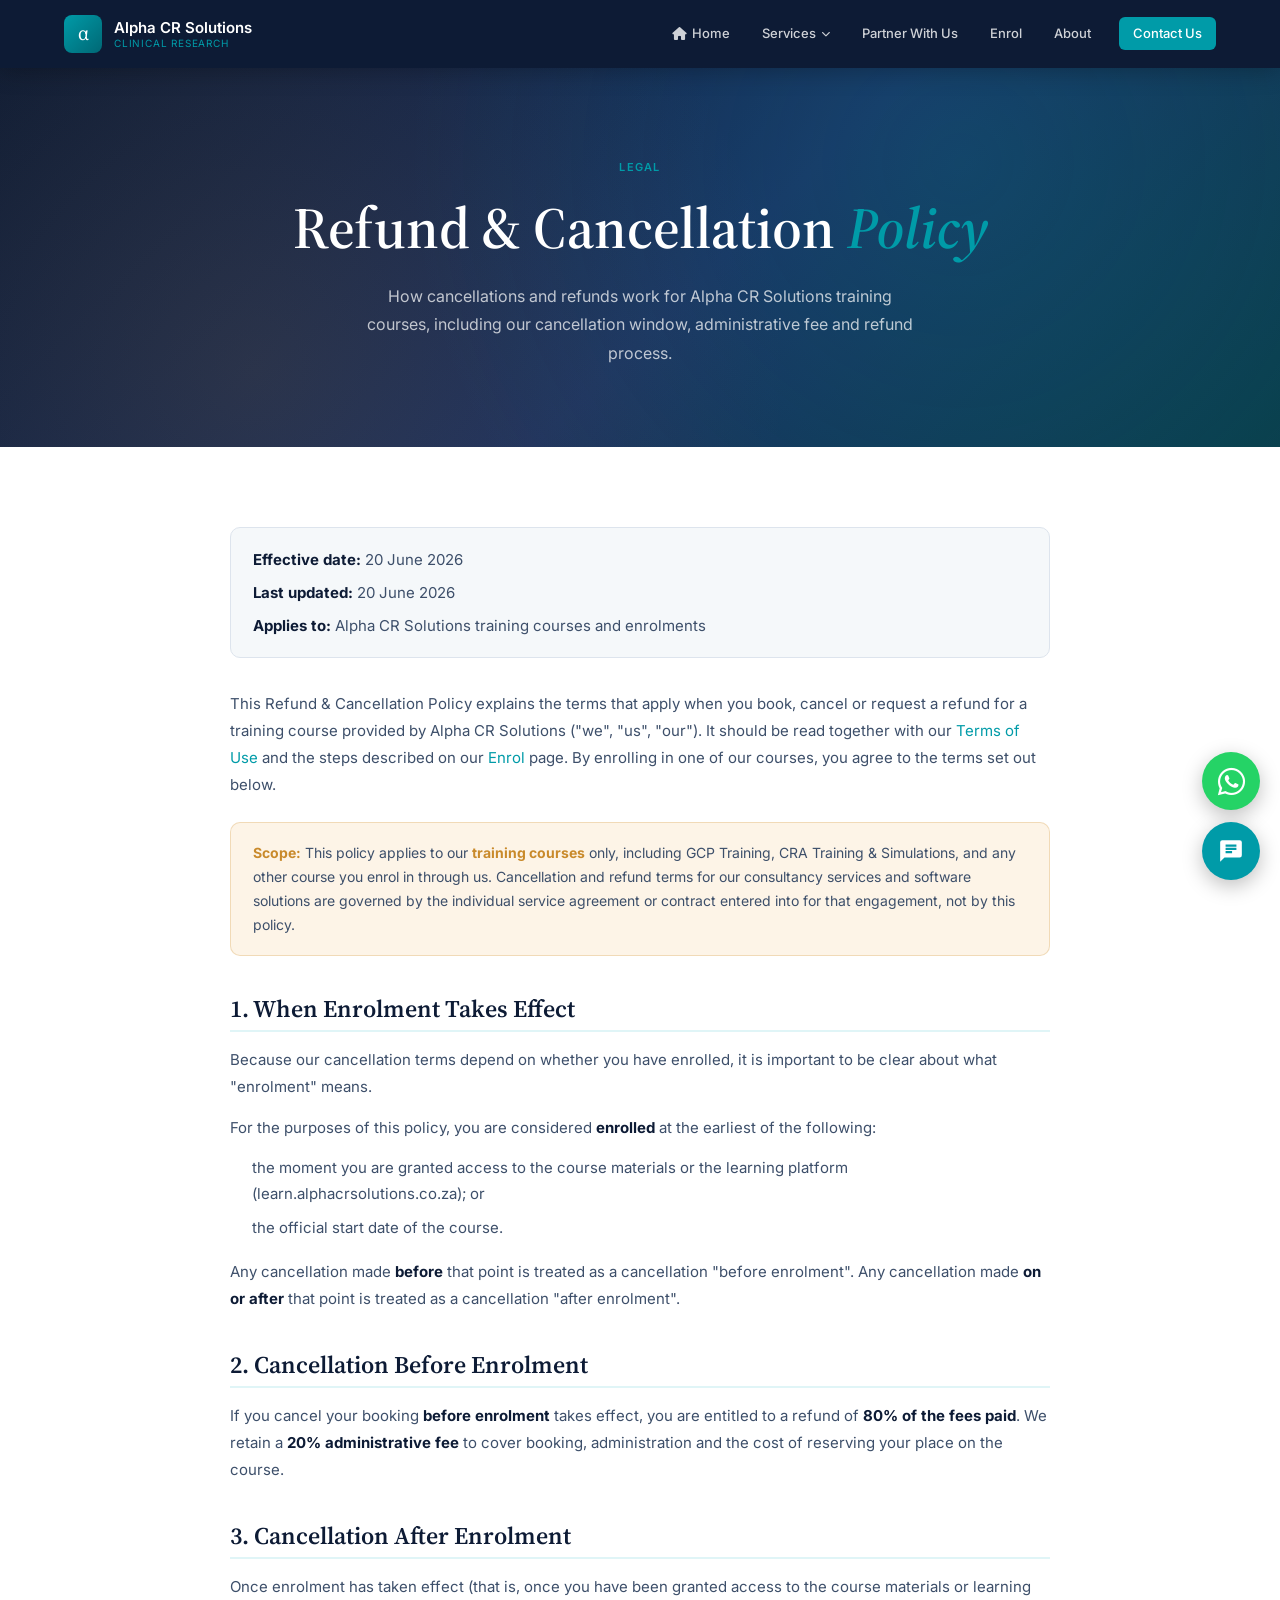
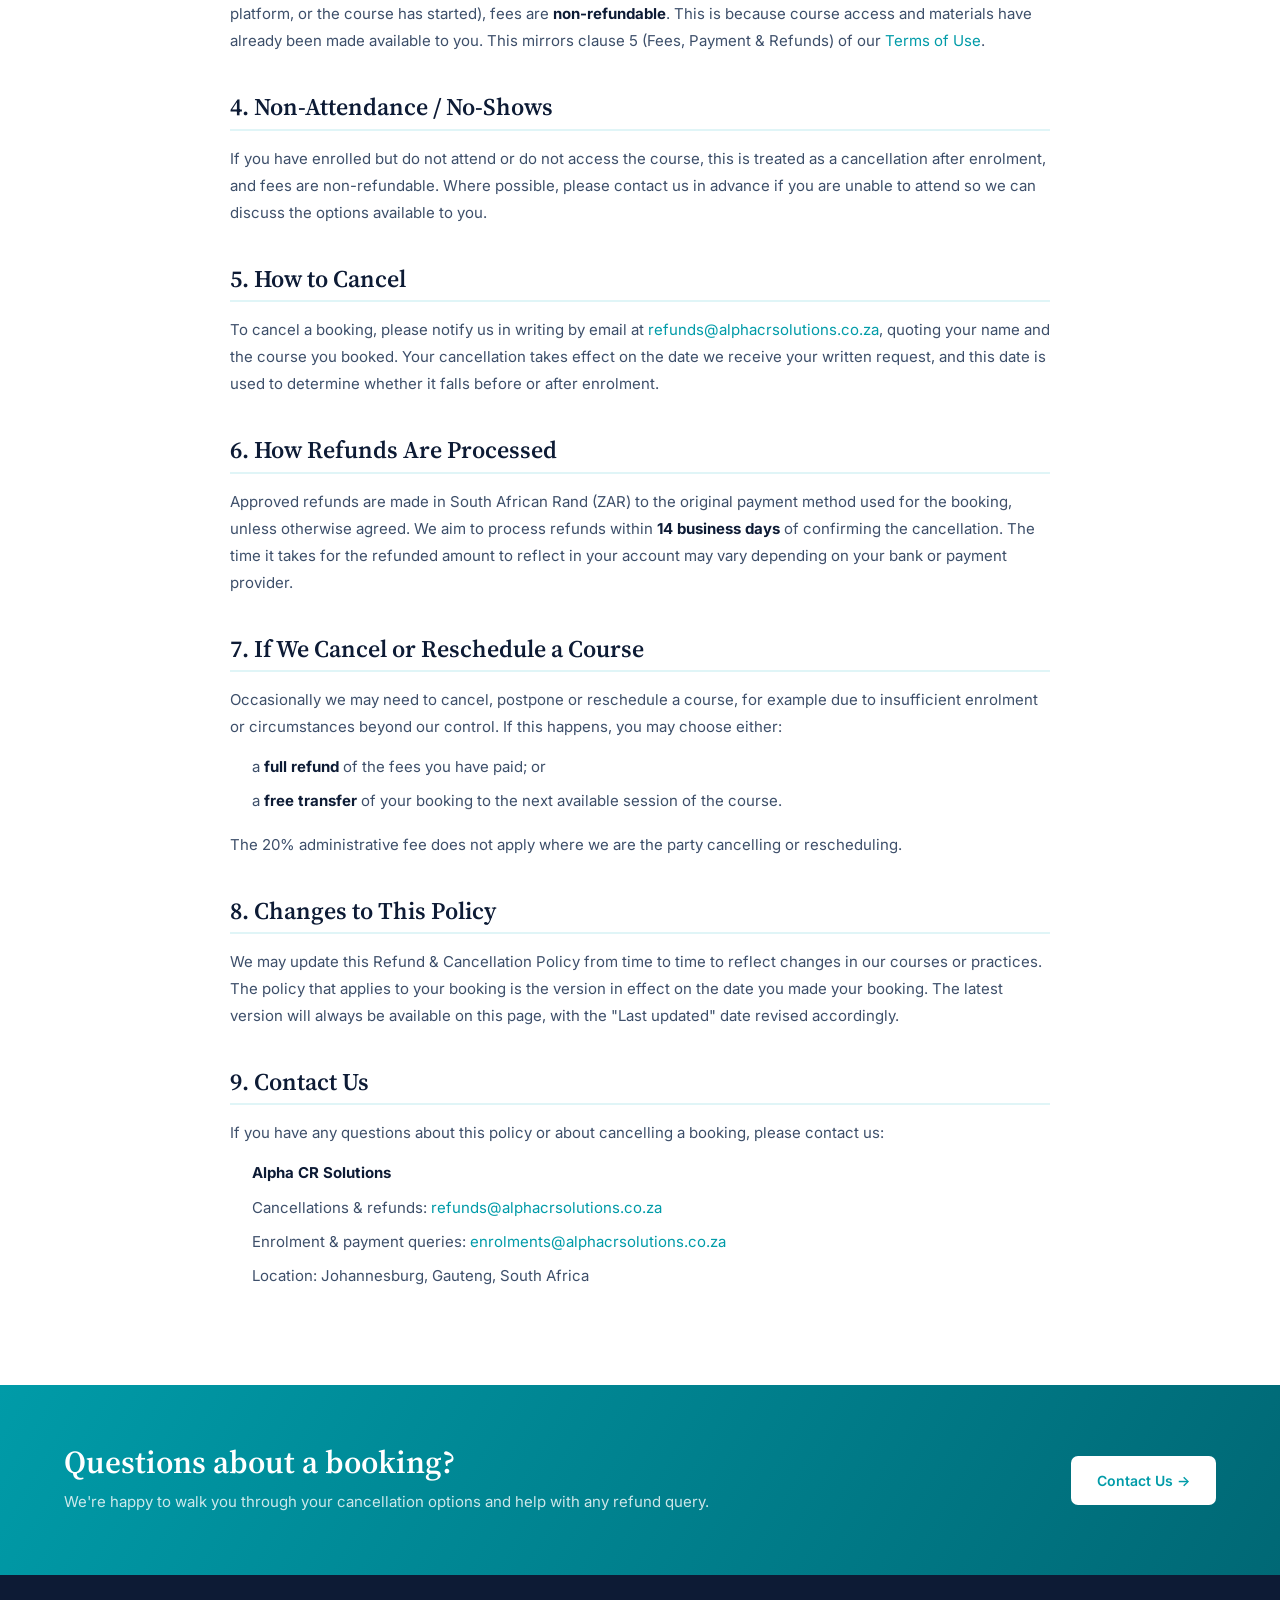
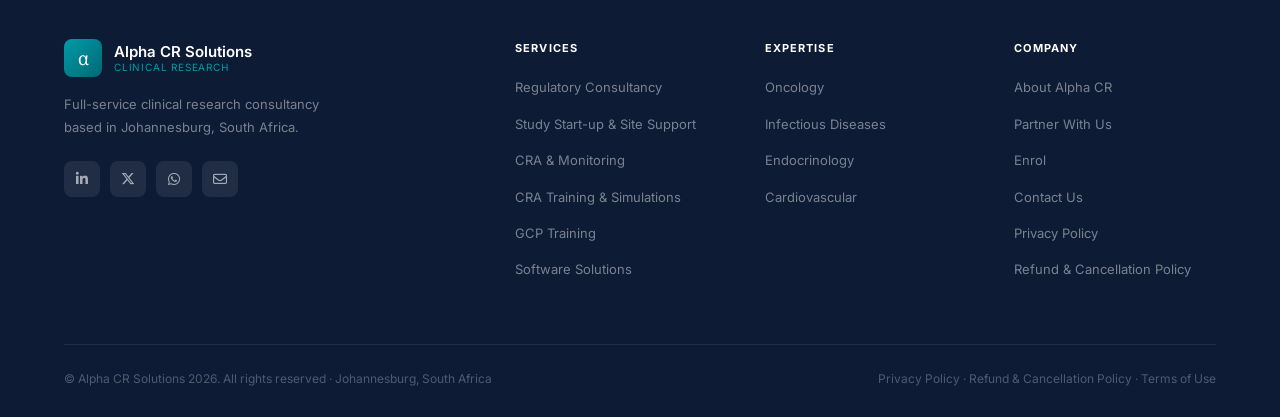
<file: refund-and-cancellation-policy.html>
<!DOCTYPE html>
<html lang="en">
<head>
<meta charset="UTF-8">
<meta name="viewport" content="width=device-width, initial-scale=1.0">
<title>Refund &amp; Cancellation Policy | Alpha CR Solutions</title>
<meta name="description" content="Refund and Cancellation Policy for Alpha CR Solutions training courses: cancellation terms, administrative fees and how refunds are processed.">
<link href="https://fonts.googleapis.com/css2?family=Source+Serif+4:ital,wght@0,400;0,600;0,700;1,400;1,600&family=Inter:wght@300;400;500;600;700&family=IBM+Plex+Mono:wght@400;500;600&display=swap" rel="stylesheet">
<link rel="stylesheet" href="https://cdnjs.cloudflare.com/ajax/libs/font-awesome/6.5.0/css/all.min.css">
<link rel="stylesheet" href="main.css?v=2">
<link rel="icon" href="favicon.svg" type="image/svg+xml">
<link rel="icon" type="image/png" sizes="32x32" href="favicon-32x32.png">
<link rel="icon" type="image/png" sizes="96x96" href="favicon-96x96.png">
<link rel="icon" type="image/png" sizes="16x16" href="favicon-16x16.png">
<link rel="apple-touch-icon" href="apple-touch-icon.png">
<style>
.legal-body { max-width: 820px; margin: 0 auto; }
.legal-body h2 {
  font-family: var(--font-serif); font-size: 24px; color: var(--navy);
  margin: 40px 0 14px; padding-bottom: 8px; border-bottom: 2px solid var(--teal-lt);
}
.legal-body h3 { font-size: 16px; font-weight: 700; color: var(--navy); margin: 24px 0 10px; }
.legal-body p { font-size: 15px; color: #3d4f6a; line-height: 1.8; margin-bottom: 14px; }
.legal-body ul { margin: 0 0 16px 0; padding-left: 22px; }
.legal-body ul li { font-size: 15px; color: #3d4f6a; line-height: 1.75; margin-bottom: 8px; }
.legal-body strong { color: var(--navy); }
.legal-body a { color: var(--teal); }
.legal-meta {
  background: var(--off); border: 1px solid var(--border); border-radius: 10px;
  padding: 18px 22px; margin-bottom: 32px; font-size: 14px; color: var(--gray);
}
.legal-meta strong { color: var(--navy); }
.legal-note {
  background: var(--gold-lt); border: 1px solid rgba(201,138,43,.25);
  border-radius: 10px; padding: 18px 22px; margin: 24px 0;
  font-size: 14px; color: #3d4f6a; line-height: 1.7;
}
.legal-note strong { color: var(--gold); }
</style>
</head>
<body>

<!-- NAV -->
<nav class="site-nav">
  <a href="index.html" class="nav-logo">
    <div class="nav-logo-mark">α</div>
    <div class="nav-logo-text">Alpha CR Solutions<span>Clinical Research</span></div>
  </a>
  <ul class="nav-menu">
    <li><a href="index.html"><i class="fa-solid fa-house"></i> Home</a></li>
    <li>
      <a href="#">Services <i class="fa-solid fa-chevron-down"></i></a>
      <ul class="nav-dropdown">
        <li><a href="regulatory-consultancy.html"><i class="fa-solid fa-shield-halved"></i>Regulatory Consultancy</a></li>
        <li><a href="study-startup.html"><i class="fa-solid fa-rocket"></i>Study Start-up &amp; Site Support</a></li>
        <li><a href="cra-monitoring.html"><i class="fa-solid fa-magnifying-glass-chart"></i>CRA &amp; Monitoring</a></li>
        <li><a href="cra-training.html"><i class="fa-solid fa-user-graduate"></i>CRA Training &amp; Simulations</a></li>
        <li><a href="gcp-training.html"><i class="fa-solid fa-graduation-cap"></i>GCP Training</a></li>
        <li><a href="software.html"><i class="fa-solid fa-laptop-code"></i>Software Solutions</a></li>
      </ul>
    </li>
    <li><a href="partner-with-us.html">Partner With Us</a></li>
    <li><a href="enrolment.html">Enrol</a></li>
    <li><a href="about.html">About</a></li>
    <li><a href="contact.html" class="nav-cta">Contact Us</a></li>
  </ul>
  <button class="nav-hamburger" id="nav-burger"><span></span><span></span><span></span></button>
</nav>
<nav class="nav-mobile" id="nav-mobile">
  <a href="index.html">Home</a>
  <span class="mob-section">Services</span>
  <a href="regulatory-consultancy.html">Regulatory Consultancy</a>
  <a href="study-startup.html">Study Start-up &amp; Site Support</a>
  <a href="cra-monitoring.html">CRA &amp; Monitoring</a>
  <a href="cra-training.html">CRA Training &amp; Simulations</a>
  <a href="gcp-training.html">GCP Training</a>
  <a href="software.html">Software Solutions</a>
  <a href="partner-with-us.html">Partner With Us</a>
  <a href="enrolment.html">Enrol</a>
  <span class="mob-section">Company</span>
  <a href="about.html">About Us</a>
  <a href="contact.html" class="mob-cta">Contact Us</a>
</nav>

<!-- HERO -->
<section class="hero">
  <div class="hero-inner" style="max-width:820px;margin:0 auto;text-align:center;">
    <p class="hero-breadcrumb">Legal</p>
    <h1>Refund &amp; Cancellation <em>Policy</em></h1>
    <p class="hero-sub" style="margin:0 auto;max-width:560px;">How cancellations and refunds work for Alpha CR Solutions training courses, including our cancellation window, administrative fee and refund process.</p>
  </div>
</section>

<!-- BODY -->
<section class="bg-white">
  <div class="section-inner">
    <div class="legal-body">

      <div class="legal-meta">
        <p style="margin:0;"><strong>Effective date:</strong> 20 June 2026</p>
        <p style="margin:6px 0 0;"><strong>Last updated:</strong> 20 June 2026</p>
        <p style="margin:6px 0 0;"><strong>Applies to:</strong> Alpha CR Solutions training courses and enrolments</p>
      </div>

      <p>This Refund &amp; Cancellation Policy explains the terms that apply when you book, cancel or request a refund for a training course provided by Alpha CR Solutions ("we", "us", "our"). It should be read together with our <a href="terms-of-use.html">Terms of Use</a> and the steps described on our <a href="enrolment.html">Enrol</a> page. By enrolling in one of our courses, you agree to the terms set out below.</p>

      <div class="legal-note">
        <strong>Scope:</strong> This policy applies to our <strong>training courses</strong> only, including GCP Training, CRA Training &amp; Simulations, and any other course you enrol in through us. Cancellation and refund terms for our consultancy services and software solutions are governed by the individual service agreement or contract entered into for that engagement, not by this policy.
      </div>

      <h2>1. When Enrolment Takes Effect</h2>
      <p>Because our cancellation terms depend on whether you have enrolled, it is important to be clear about what "enrolment" means.</p>
      <p>For the purposes of this policy, you are considered <strong>enrolled</strong> at the earliest of the following:</p>
      <ul>
        <li>the moment you are granted access to the course materials or the learning platform (learn.alphacrsolutions.co.za); or</li>
        <li>the official start date of the course.</li>
      </ul>
      <p>Any cancellation made <strong>before</strong> that point is treated as a cancellation "before enrolment". Any cancellation made <strong>on or after</strong> that point is treated as a cancellation "after enrolment".</p>

      <h2>2. Cancellation Before Enrolment</h2>
      <p>If you cancel your booking <strong>before enrolment</strong> takes effect, you are entitled to a refund of <strong>80% of the fees paid</strong>. We retain a <strong>20% administrative fee</strong> to cover booking, administration and the cost of reserving your place on the course.</p>

      <h2>3. Cancellation After Enrolment</h2>
      <p>Once enrolment has taken effect (that is, once you have been granted access to the course materials or learning platform, or the course has started), fees are <strong>non-refundable</strong>. This is because course access and materials have already been made available to you. This mirrors clause 5 (Fees, Payment &amp; Refunds) of our <a href="terms-of-use.html">Terms of Use</a>.</p>

      <h2>4. Non-Attendance / No-Shows</h2>
      <p>If you have enrolled but do not attend or do not access the course, this is treated as a cancellation after enrolment, and fees are non-refundable. Where possible, please contact us in advance if you are unable to attend so we can discuss the options available to you.</p>

      <h2>5. How to Cancel</h2>
      <p>To cancel a booking, please notify us in writing by email at <a href="mailto:refunds@alphacrsolutions.co.za?subject=Cancellation%20request">refunds@alphacrsolutions.co.za</a>, quoting your name and the course you booked. Your cancellation takes effect on the date we receive your written request, and this date is used to determine whether it falls before or after enrolment.</p>

      <h2>6. How Refunds Are Processed</h2>
      <p>Approved refunds are made in South African Rand (ZAR) to the original payment method used for the booking, unless otherwise agreed. We aim to process refunds within <strong>14 business days</strong> of confirming the cancellation. The time it takes for the refunded amount to reflect in your account may vary depending on your bank or payment provider.</p>

      <h2>7. If We Cancel or Reschedule a Course</h2>
      <p>Occasionally we may need to cancel, postpone or reschedule a course, for example due to insufficient enrolment or circumstances beyond our control. If this happens, you may choose either:</p>
      <ul>
        <li>a <strong>full refund</strong> of the fees you have paid; or</li>
        <li>a <strong>free transfer</strong> of your booking to the next available session of the course.</li>
      </ul>
      <p>The 20% administrative fee does not apply where we are the party cancelling or rescheduling.</p>

      <h2>8. Changes to This Policy</h2>
      <p>We may update this Refund &amp; Cancellation Policy from time to time to reflect changes in our courses or practices. The policy that applies to your booking is the version in effect on the date you made your booking. The latest version will always be available on this page, with the "Last updated" date revised accordingly.</p>

      <h2>9. Contact Us</h2>
      <p>If you have any questions about this policy or about cancelling a booking, please contact us:</p>
      <ul>
        <li><strong>Alpha CR Solutions</strong></li>
        <li>Cancellations &amp; refunds: <a href="mailto:refunds@alphacrsolutions.co.za">refunds@alphacrsolutions.co.za</a></li>
        <li>Enrolment &amp; payment queries: <a href="mailto:enrolments@alphacrsolutions.co.za">enrolments@alphacrsolutions.co.za</a></li>
        <li>Location: Johannesburg, Gauteng, South Africa</li>
      </ul>

    </div>
  </div>
</section>

<!-- CTA -->
<section class="cta-banner">
  <div class="cta-banner-inner">
    <div class="cta-text">
      <h2>Questions about a booking?</h2>
      <p>We're happy to walk you through your cancellation options and help with any refund query.</p>
    </div>
    <a href="contact.html" class="btn btn-white">Contact Us →</a>
  </div>
</section>

<!-- FOOTER -->
<footer class="site-footer">
  <div class="footer-grid">
    <div class="footer-brand">
      <a href="index.html" class="nav-logo" style="margin-bottom:4px;">
        <div class="nav-logo-mark">α</div>
        <div class="nav-logo-text" style="color:#fff;">Alpha CR Solutions<span>Clinical Research</span></div>
      </a>
      <p>Full-service clinical research consultancy based in Johannesburg, South Africa.</p>
      <div class="social-links">
        <a href="https://www.linkedin.com/company/alpha-cr-solutions/" target="_blank" rel="noopener"><i class="fa-brands fa-linkedin-in"></i></a>
        <a href="https://x.com/acrsoln" target="_blank" rel="noopener" aria-label="X / Twitter"><i class="fa-brands fa-x-twitter"></i></a>
        <a href="https://wa.me/27608837967" target="_blank" rel="noopener" aria-label="WhatsApp"><i class="fa-brands fa-whatsapp"></i></a>
        <a href="mailto:enquiries@alphacrsolutions.co.za"><i class="fa-regular fa-envelope"></i></a>
      </div>
    </div>
    <div class="footer-col"><h4>Services</h4><ul>
      <li><a href="regulatory-consultancy.html">Regulatory Consultancy</a></li>
      <li><a href="study-startup.html">Study Start-up &amp; Site Support</a></li>
      <li><a href="cra-monitoring.html">CRA &amp; Monitoring</a></li>
      <li><a href="cra-training.html">CRA Training &amp; Simulations</a></li>
      <li><a href="gcp-training.html">GCP Training</a></li>
      <li><a href="software.html">Software Solutions</a></li>
    </ul></div>
    <div class="footer-col"><h4>Expertise</h4><ul>
      <li><a href="#">Oncology</a></li><li><a href="#">Infectious Diseases</a></li>
      <li><a href="#">Endocrinology</a></li><li><a href="#">Cardiovascular</a></li>
    </ul></div>
    <div class="footer-col"><h4>Company</h4><ul>
      <li><a href="about.html">About Alpha CR</a></li>
      <li><a href="partner-with-us.html">Partner With Us</a></li>
      <li><a href="enrolment.html">Enrol</a></li>
      <li><a href="contact.html">Contact Us</a></li>
      <li><a href="privacy-policy.html">Privacy Policy</a></li>
      <li><a href="refund-and-cancellation-policy.html">Refund &amp; Cancellation Policy</a></li>
    </ul></div>
  </div>
  <div class="footer-bottom">
    <span>© Alpha CR Solutions 2026. All rights reserved · Johannesburg, South Africa</span>
    <span><a href="privacy-policy.html">Privacy Policy</a> · <a href="refund-and-cancellation-policy.html">Refund &amp; Cancellation Policy</a> · <a href="terms-of-use.html">Terms of Use</a></span>
  </div>
</footer>
<script src="main.js?v=2"></script>
<script src="chat-widget.js?v=4" defer></script>
</body>
</html>
</file>
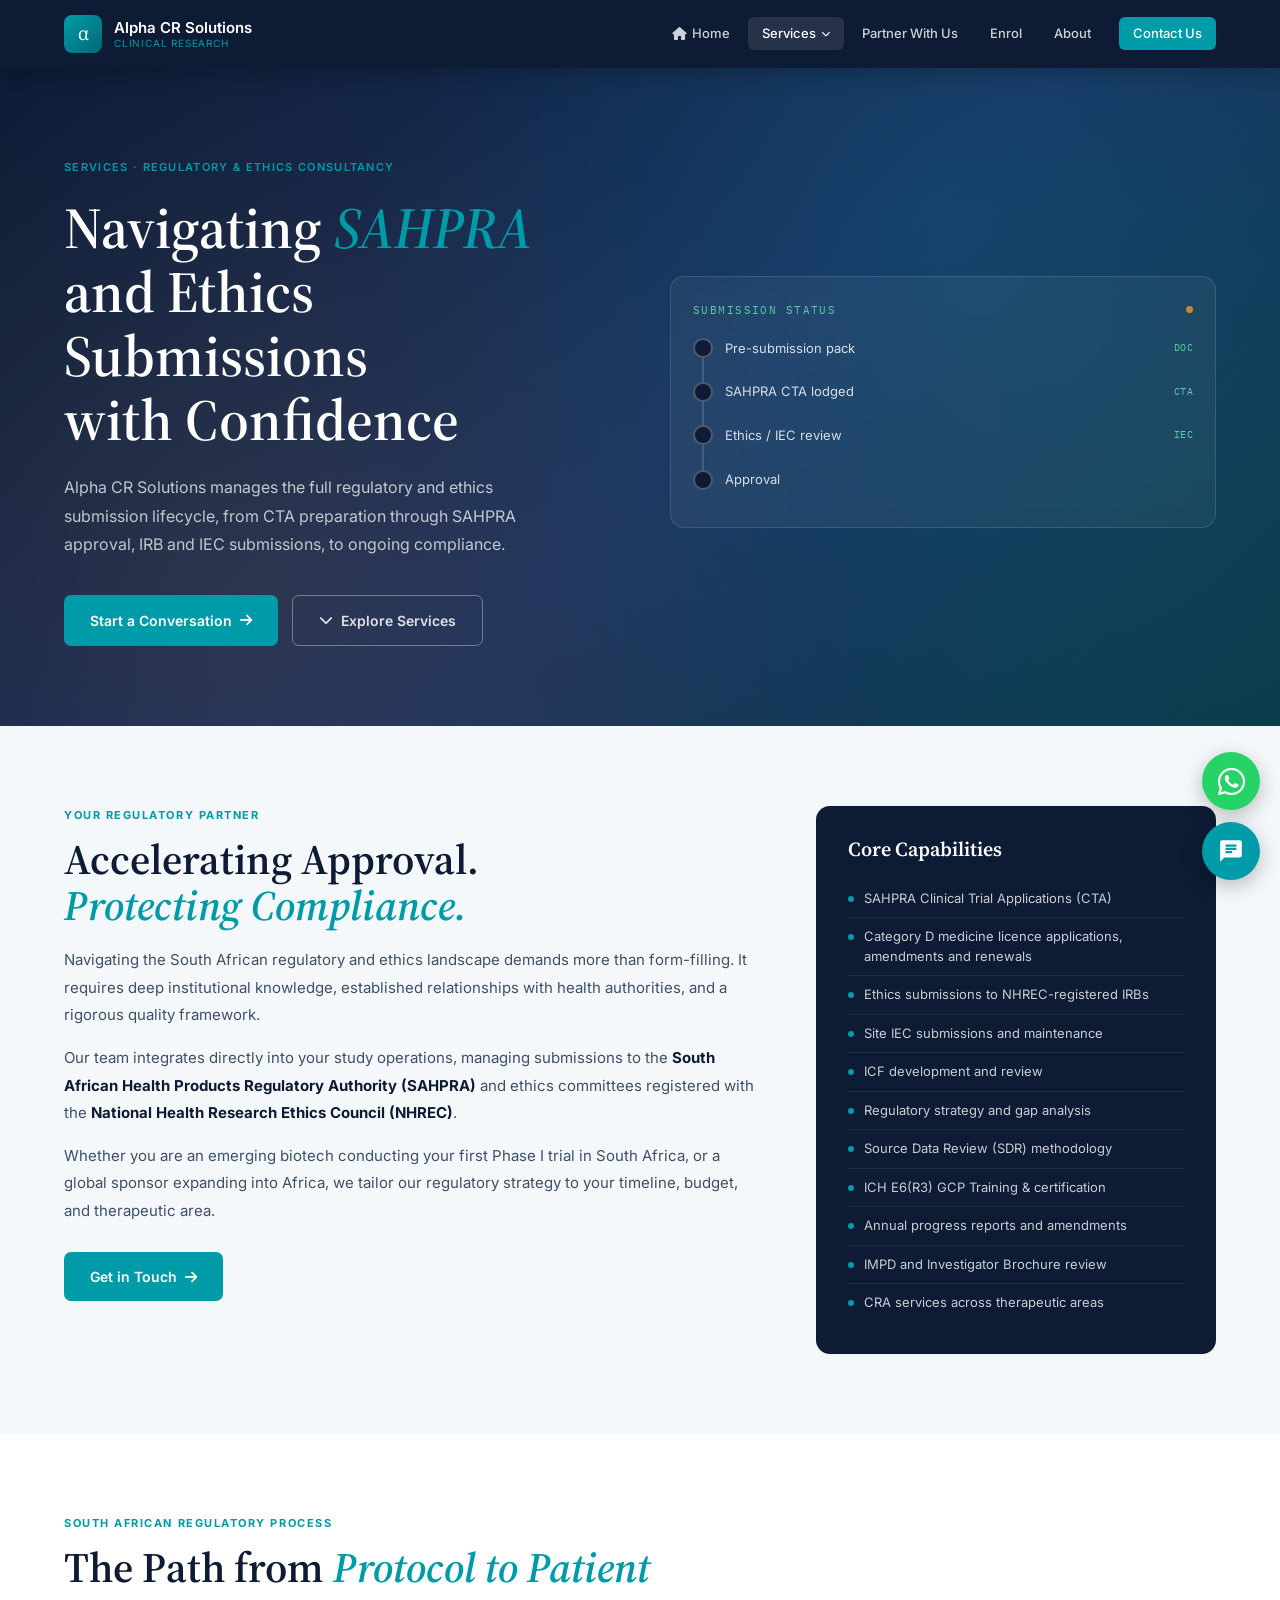
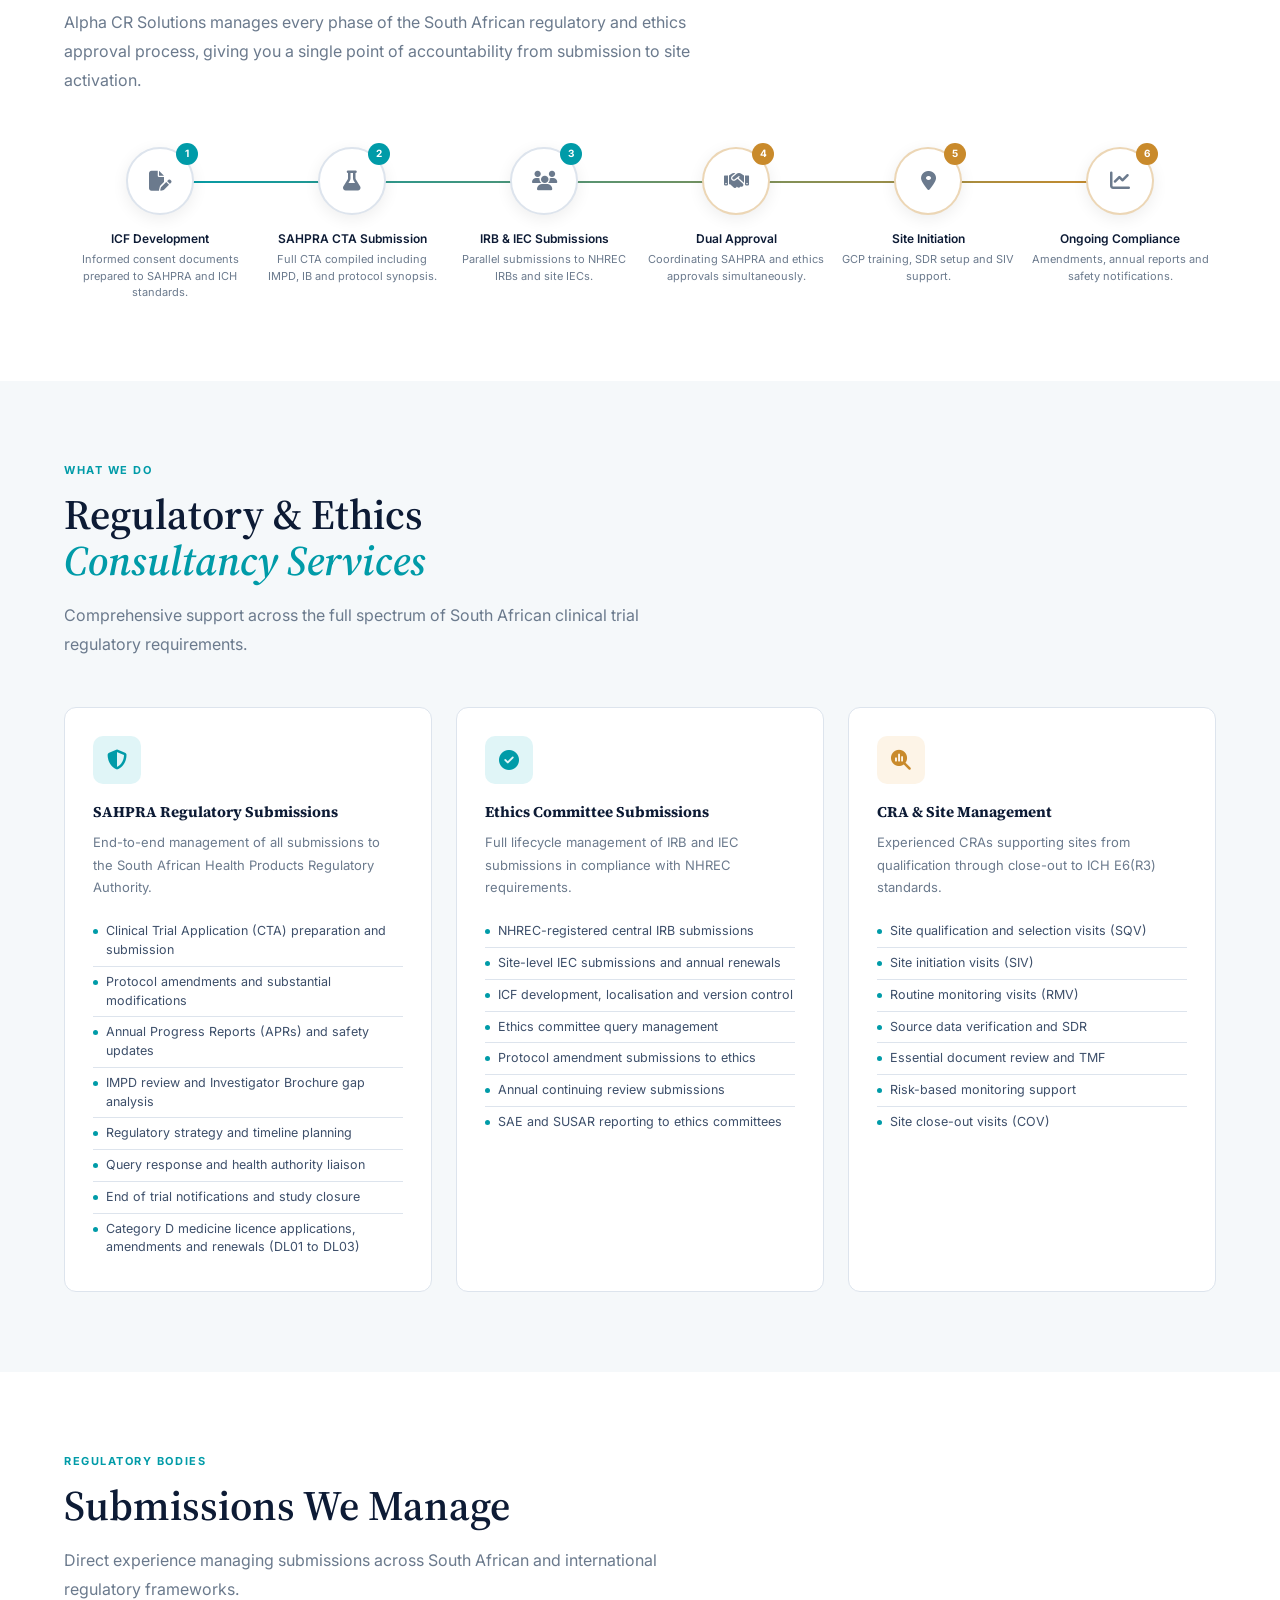
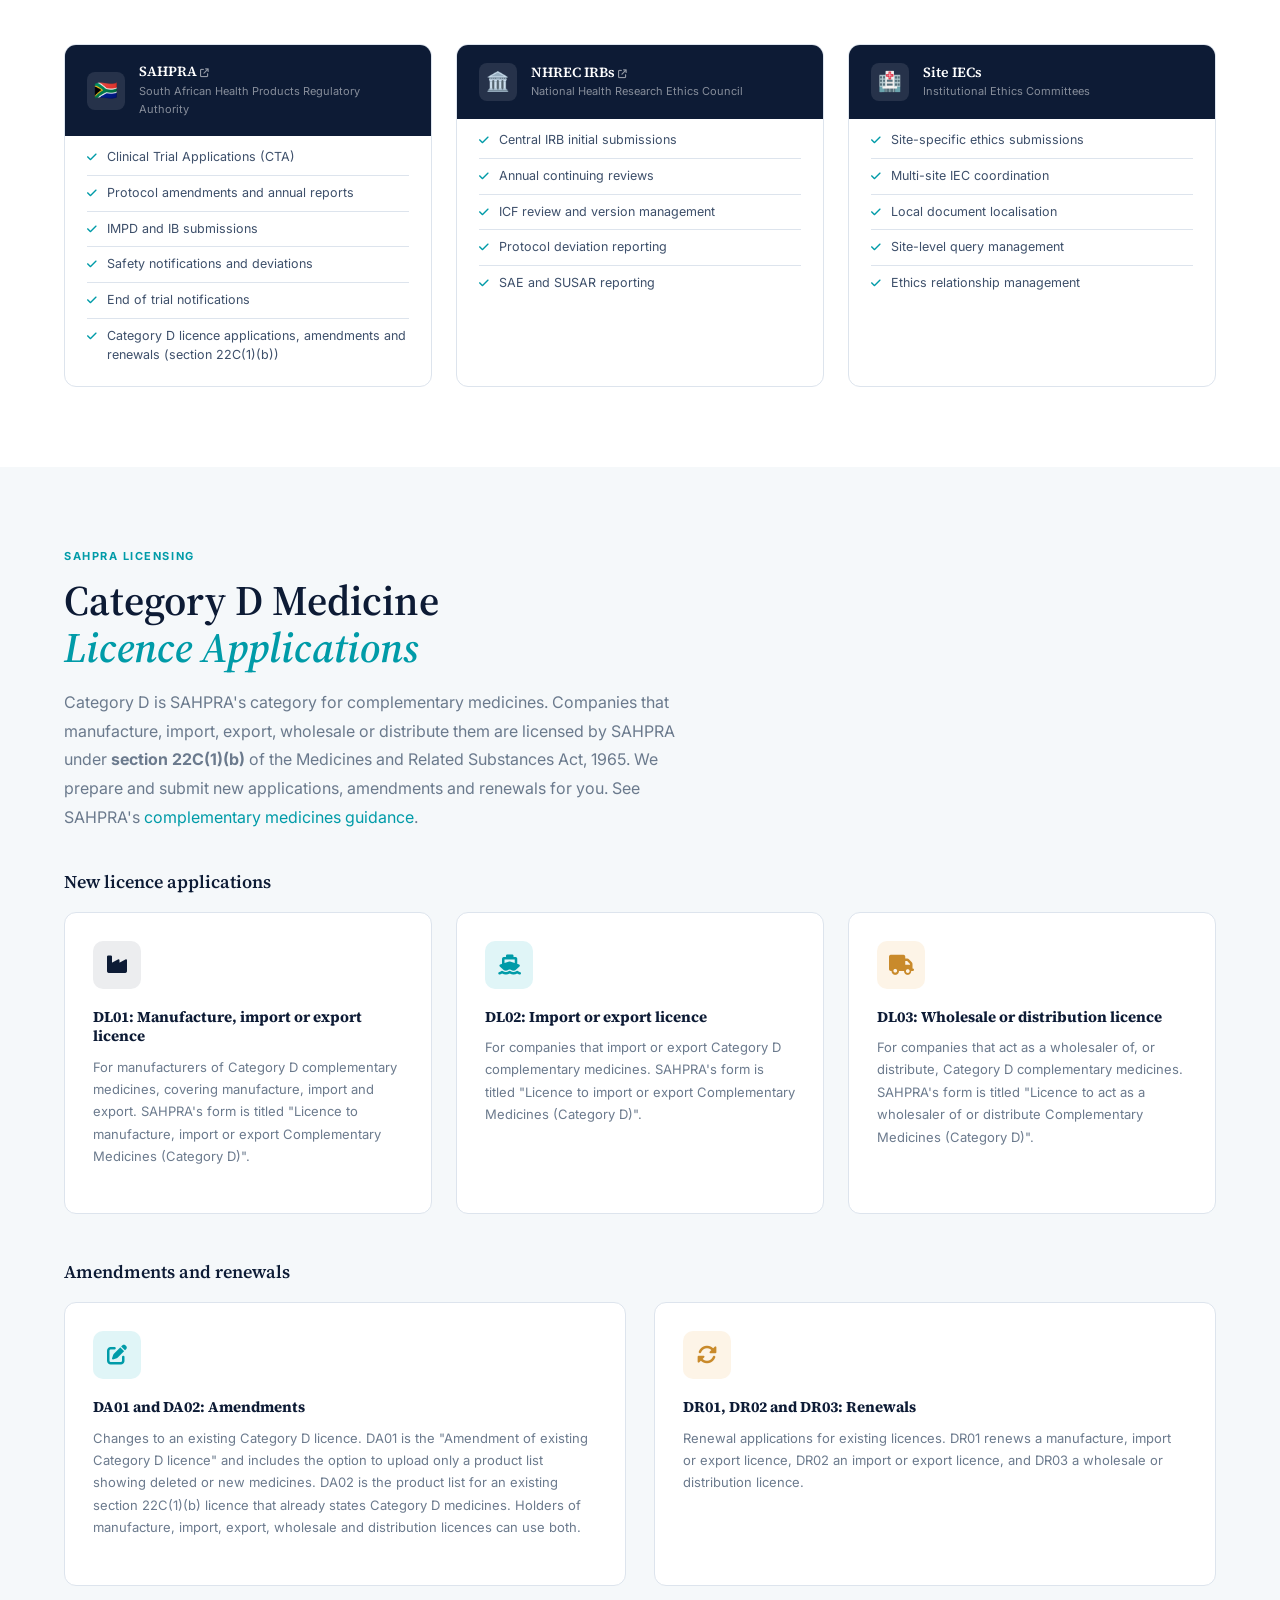
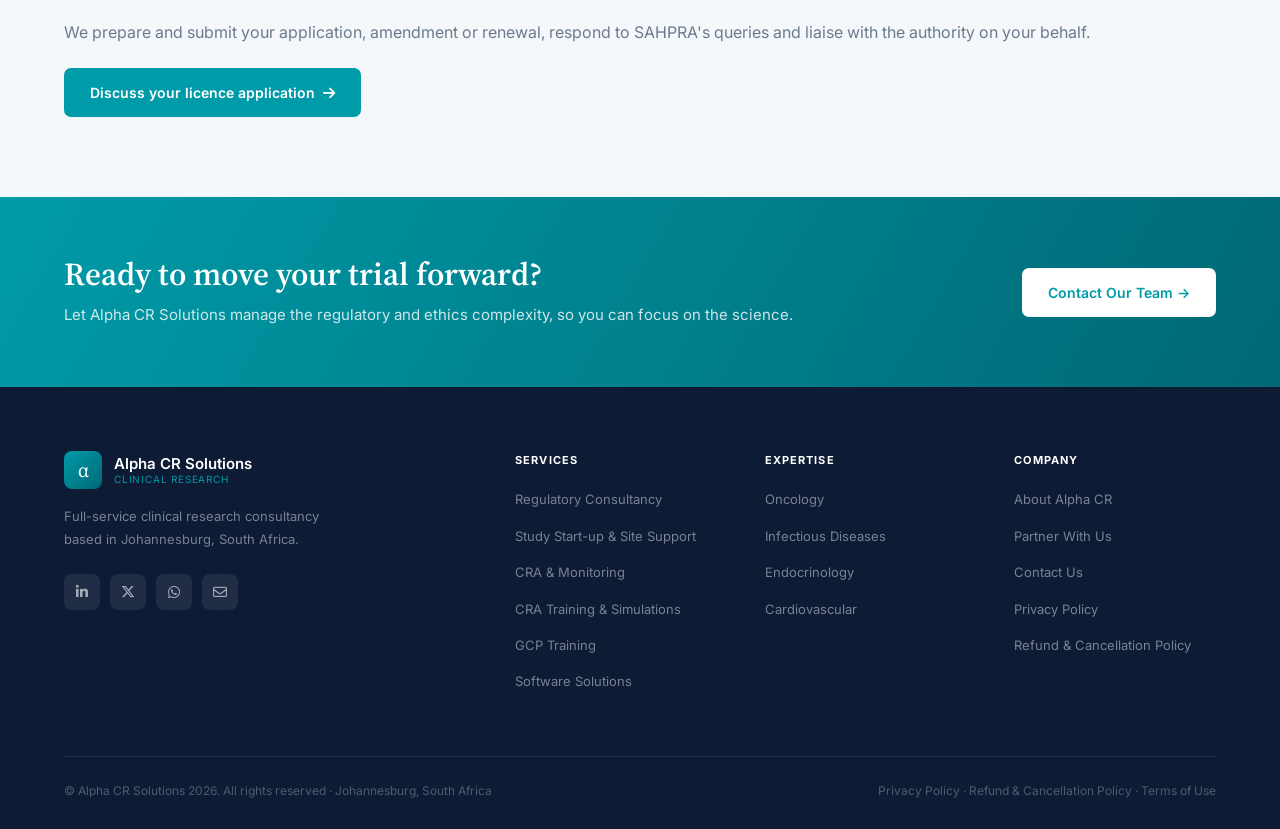
<file: regulatory-consultancy.html>
<!DOCTYPE html>
<html lang="en">
<head>
<meta charset="UTF-8">
<meta name="viewport" content="width=device-width, initial-scale=1.0">
<title>Regulatory Consultancy | Alpha CR Solutions</title>
<meta name="description" content="SAHPRA submissions, Category D medicine licence applications, amendments and renewals (DL01, DL02, DL03), and IRB and IEC ethics management for clinical trials in South Africa. Alpha CR Solutions, Johannesburg.">
<link href="https://fonts.googleapis.com/css2?family=Source+Serif+4:ital,wght@0,400;0,600;0,700;1,400;1,600&family=Inter:wght@300;400;500;600;700&family=IBM+Plex+Mono:wght@400;500;600&display=swap" rel="stylesheet">
<link rel="stylesheet" href="https://cdnjs.cloudflare.com/ajax/libs/font-awesome/6.5.0/css/all.min.css">
<link rel="stylesheet" href="main.css?v=2">
<link rel="icon" href="favicon.svg" type="image/svg+xml">
<link rel="icon" type="image/png" sizes="32x32" href="favicon-32x32.png">
<link rel="icon" type="image/png" sizes="96x96" href="favicon-96x96.png">
<link rel="icon" type="image/png" sizes="16x16" href="favicon-16x16.png">
<link rel="apple-touch-icon" href="apple-touch-icon.png">
<style>
/* Signature: SAHPRA submission tracker */
.sig-card{background:rgba(255,255,255,.05);border:1px solid rgba(255,255,255,.12);border-radius:14px;padding:24px 22px;backdrop-filter:blur(8px);align-self:center;}
.sig-head{display:flex;align-items:center;justify-content:space-between;margin-bottom:8px;}
.sig-lbl{font-family:var(--font-mono);font-size:11px;letter-spacing:.13em;text-transform:uppercase;color:#5DCAA5;}
.sig-live{width:7px;height:7px;border-radius:50%;background:#C98A2B;animation:sig-blink 1.6s ease-in-out infinite;}
@keyframes sig-blink{50%{opacity:.25}}
.trk{position:relative;}
.trk-line{position:absolute;left:9px;top:20px;bottom:20px;width:2px;background:rgba(255,255,255,.14);overflow:hidden;}
.trk-fill{position:absolute;left:0;top:0;width:100%;height:0;background:var(--teal);animation:trk-grow 6.5s ease-in-out infinite;}
@keyframes trk-grow{0%,12%{height:0}80%,100%{height:100%}}
.trk-step{display:flex;align-items:center;gap:12px;padding:11px 0;position:relative;}
.trk-dot{width:20px;height:20px;border-radius:50%;background:var(--navy);border:2px solid rgba(255,255,255,.28);display:flex;align-items:center;justify-content:center;flex-shrink:0;z-index:1;}
.trk-dot i{font-size:9px;color:#fff;opacity:0;}
.trk-name{font-size:13px;color:rgba(255,255,255,.82);flex:1;}
.trk-code{font-family:var(--font-mono);font-size:10px;color:#5DCAA5;letter-spacing:.05em;}
.trk-step .trk-dot,.trk-step .trk-dot i{animation:trk-on 6.5s ease-in-out infinite;}
.trk-step .trk-dot i{animation-name:trk-ck;}
.s1 .trk-dot,.s1 .trk-dot i{animation-delay:.3s}
.s2 .trk-dot,.s2 .trk-dot i{animation-delay:1.5s}
.s3 .trk-dot,.s3 .trk-dot i{animation-delay:2.7s}
.s4 .trk-dot,.s4 .trk-dot i{animation-delay:3.9s}
@keyframes trk-on{0%,4%{background:var(--navy);border-color:rgba(255,255,255,.28)}9%,94%{background:var(--teal);border-color:var(--teal)}100%{background:var(--navy);border-color:rgba(255,255,255,.28)}}
@keyframes trk-ck{0%,5%{opacity:0}10%,94%{opacity:1}100%{opacity:0}}
.trk-stamp{font-family:var(--font-mono);font-size:11px;font-weight:600;letter-spacing:.1em;color:#E0A23C;border:1.5px solid #E0A23C;border-radius:5px;padding:2px 8px;opacity:0;transform:rotate(-5deg);animation:trk-stamp 6.5s ease-in-out infinite;animation-delay:4s;}
@keyframes trk-stamp{0%,60%{opacity:0;transform:rotate(-5deg) scale(1.4)}67%{opacity:1;transform:rotate(-5deg) scale(1)}94%{opacity:1;transform:rotate(-5deg) scale(1)}100%{opacity:0}}
@media (prefers-reduced-motion:reduce){.sig-live{animation:none}.trk-fill{height:100%;animation:none}.trk-dot{background:var(--teal)!important;border-color:var(--teal)!important;animation:none}.trk-dot i{opacity:1!important;animation:none}.trk-stamp{opacity:1!important;transform:rotate(-5deg);animation:none}}
</style>
</head>
<body>

<!-- NAV -->
<nav class="site-nav">
  <a href="index.html" class="nav-logo">
    <div class="nav-logo-mark">α</div>
    <div class="nav-logo-text">Alpha CR Solutions<span>Clinical Research</span></div>
  </a>
  <ul class="nav-menu">
    <li><a href="index.html"><i class="fa-solid fa-house"></i> Home</a></li>
    <li class="active">
      <a href="#">Services <i class="fa-solid fa-chevron-down"></i></a>
      <ul class="nav-dropdown">
        <li><a href="regulatory-consultancy.html"><i class="fa-solid fa-shield-halved"></i>Regulatory Consultancy</a></li>
        <li><a href="study-startup.html"><i class="fa-solid fa-rocket"></i>Study Start-up &amp; Site Support</a></li>
        <li><a href="cra-monitoring.html"><i class="fa-solid fa-magnifying-glass-chart"></i>CRA &amp; Monitoring</a></li>
        <li><a href="cra-training.html"><i class="fa-solid fa-user-graduate"></i>CRA Training &amp; Simulations</a></li>
        <li><a href="gcp-training.html"><i class="fa-solid fa-graduation-cap"></i>GCP Training</a></li>
        <li><a href="software.html"><i class="fa-solid fa-laptop-code"></i>Software Solutions</a></li>
      </ul>
    </li>
    <li><a href="partner-with-us.html">Partner With Us</a></li>
    <li><a href="enrolment.html">Enrol</a></li>
    <li><a href="about.html">About</a></li>
    <li><a href="contact.html" class="nav-cta">Contact Us</a></li>
  </ul>
  <button class="nav-hamburger" id="nav-burger"><span></span><span></span><span></span></button>
</nav>
<nav class="nav-mobile" id="nav-mobile">
  <a href="index.html">Home</a>
  <span class="mob-section">Services</span>
  <a href="regulatory-consultancy.html">Regulatory Consultancy</a>
  <a href="study-startup.html">Study Start-up &amp; Site Support</a>
  <a href="cra-monitoring.html">CRA &amp; Monitoring</a>
  <a href="cra-training.html">CRA Training &amp; Simulations</a>
  <a href="gcp-training.html">GCP Training</a>
  <a href="software.html">Software Solutions</a>
  <a href="partner-with-us.html">Partner With Us</a>
  <a href="enrolment.html">Enrol</a>
  <span class="mob-section">Company</span>
  <a href="about.html">About Us</a>
  <a href="contact.html" class="mob-cta">Contact Us</a>
</nav>

<!-- HERO -->
<section class="hero hero-split">
  <div class="hero-inner">
    <div>
      <p class="hero-breadcrumb">Services · Regulatory &amp; Ethics Consultancy</p>
      <h1>Navigating <em>SAHPRA</em><br>and Ethics Submissions<br>with Confidence</h1>
      <p class="hero-sub">Alpha CR Solutions manages the full regulatory and ethics submission lifecycle, from CTA preparation through SAHPRA approval, IRB and IEC submissions, to ongoing compliance.</p>
      <div class="hero-actions">
        <a href="contact.html" class="btn btn-primary">Start a Conversation <i class="fa-solid fa-arrow-right"></i></a>
        <a href="#services" class="btn btn-ghost"><i class="fa-solid fa-chevron-down"></i> Explore Services</a>
      </div>
    </div>
    <div class="sig-card">
      <div class="sig-head"><span class="sig-lbl">Submission Status</span><span class="sig-live"></span></div>
      <div class="trk">
        <div class="trk-line"><span class="trk-fill"></span></div>
        <div class="trk-step s1"><span class="trk-dot"><i class="fa-solid fa-check"></i></span><span class="trk-name">Pre-submission pack</span><span class="trk-code">DOC</span></div>
        <div class="trk-step s2"><span class="trk-dot"><i class="fa-solid fa-check"></i></span><span class="trk-name">SAHPRA CTA lodged</span><span class="trk-code">CTA</span></div>
        <div class="trk-step s3"><span class="trk-dot"><i class="fa-solid fa-check"></i></span><span class="trk-name">Ethics / IEC review</span><span class="trk-code">IEC</span></div>
        <div class="trk-step s4"><span class="trk-dot"><i class="fa-solid fa-check"></i></span><span class="trk-name">Approval</span><span class="trk-stamp">APPROVED</span></div>
      </div>
    </div>
  </div>
</section>

<!-- INTRO -->
<section class="bg-off">
  <div class="section-inner intro-grid">
    <div class="intro-body">
      <span class="section-label">Your Regulatory Partner</span>
      <h2 class="section-title">Accelerating Approval.<br><em>Protecting Compliance.</em></h2>
      <p>Navigating the South African regulatory and ethics landscape demands more than form-filling. It requires deep institutional knowledge, established relationships with health authorities, and a rigorous quality framework.</p>
      <p>Our team integrates directly into your study operations, managing submissions to the <strong>South African Health Products Regulatory Authority (SAHPRA)</strong> and ethics committees registered with the <strong>National Health Research Ethics Council (NHREC)</strong>.</p>
      <p>Whether you are an emerging biotech conducting your first Phase I trial in South Africa, or a global sponsor expanding into Africa, we tailor our regulatory strategy to your timeline, budget, and therapeutic area.</p>
      <a href="contact.html" class="btn btn-primary" style="margin-top:12px;">Get in Touch <i class="fa-solid fa-arrow-right"></i></a>
    </div>
    <div class="capability-card">
      <h3>Core Capabilities</h3>
      <ul class="cap-list">
        <li><span class="cap-dot"></span>SAHPRA Clinical Trial Applications (CTA)</li>
        <li><span class="cap-dot"></span>Category D medicine licence applications, amendments and renewals</li>
        <li><span class="cap-dot"></span>Ethics submissions to NHREC-registered IRBs</li>
        <li><span class="cap-dot"></span>Site IEC submissions and maintenance</li>
        <li><span class="cap-dot"></span>ICF development and review</li>
        <li><span class="cap-dot"></span>Regulatory strategy and gap analysis</li>
        <li><span class="cap-dot"></span>Source Data Review (SDR) methodology</li>
        <li><span class="cap-dot"></span>ICH E6(R3) GCP Training &amp; certification</li>
        <li><span class="cap-dot"></span>Annual progress reports and amendments</li>
        <li><span class="cap-dot"></span>IMPD and Investigator Brochure review</li>
        <li><span class="cap-dot"></span>CRA services across therapeutic areas</li>
      </ul>
    </div>
  </div>
</section>

<!-- PATHWAY -->
<section class="bg-white">
  <div class="section-inner">
    <span class="section-label">South African Regulatory Process</span>
    <h2 class="section-title">The Path from <em>Protocol to Patient</em></h2>
    <p class="section-lead">Alpha CR Solutions manages every phase of the South African regulatory and ethics approval process, giving you a single point of accountability from submission to site activation.</p>
    <div class="pathway-steps">
      <div class="pathway-step"><div class="step-circle"><span class="step-num">1</span><i class="fa-solid fa-file-pen"></i></div><p class="step-title">ICF Development</p><p class="step-body">Informed consent documents prepared to SAHPRA and ICH standards.</p></div>
      <div class="pathway-step"><div class="step-circle"><span class="step-num">2</span><i class="fa-solid fa-flask"></i></div><p class="step-title">SAHPRA CTA Submission</p><p class="step-body">Full CTA compiled including IMPD, IB and protocol synopsis.</p></div>
      <div class="pathway-step"><div class="step-circle"><span class="step-num">3</span><i class="fa-solid fa-users"></i></div><p class="step-title">IRB &amp; IEC Submissions</p><p class="step-body">Parallel submissions to NHREC IRBs and site IECs.</p></div>
      <div class="pathway-step step-gold"><div class="step-circle"><span class="step-num">4</span><i class="fa-solid fa-handshake"></i></div><p class="step-title">Dual Approval</p><p class="step-body">Coordinating SAHPRA and ethics approvals simultaneously.</p></div>
      <div class="pathway-step step-gold"><div class="step-circle"><span class="step-num">5</span><i class="fa-solid fa-location-dot"></i></div><p class="step-title">Site Initiation</p><p class="step-body">GCP training, SDR setup and SIV support.</p></div>
      <div class="pathway-step step-gold"><div class="step-circle"><span class="step-num">6</span><i class="fa-solid fa-chart-line"></i></div><p class="step-title">Ongoing Compliance</p><p class="step-body">Amendments, annual reports and safety notifications.</p></div>
    </div>
  </div>
</section>

<!-- SERVICES -->
<section class="bg-off" id="services">
  <div class="section-inner">
    <span class="section-label">What We Do</span>
    <h2 class="section-title">Regulatory &amp; Ethics<br><em>Consultancy Services</em></h2>
    <p class="section-lead">Comprehensive support across the full spectrum of South African clinical trial regulatory requirements.</p>
    <div class="cards-grid-3">
      <div class="service-card">
        <div class="card-icon"><i class="fa-solid fa-shield-halved"></i></div>
        <h3>SAHPRA Regulatory Submissions</h3>
        <p>End-to-end management of all submissions to the South African Health Products Regulatory Authority.</p>
        <ul class="service-list">
          <li>Clinical Trial Application (CTA) preparation and submission</li>
          <li>Protocol amendments and substantial modifications</li>
          <li>Annual Progress Reports (APRs) and safety updates</li>
          <li>IMPD review and Investigator Brochure gap analysis</li>
          <li>Regulatory strategy and timeline planning</li>
          <li>Query response and health authority liaison</li>
          <li>End of trial notifications and study closure</li>
          <li><a href="#category-d">Category D medicine licence applications, amendments and renewals (DL01 to DL03)</a></li>
        </ul>
      </div>
      <div class="service-card" id="ethics">
        <div class="card-icon"><i class="fa-solid fa-circle-check"></i></div>
        <h3>Ethics Committee Submissions</h3>
        <p>Full lifecycle management of IRB and IEC submissions in compliance with NHREC requirements.</p>
        <ul class="service-list">
          <li>NHREC-registered central IRB submissions</li>
          <li>Site-level IEC submissions and annual renewals</li>
          <li>ICF development, localisation and version control</li>
          <li>Ethics committee query management</li>
          <li>Protocol amendment submissions to ethics</li>
          <li>Annual continuing review submissions</li>
          <li>SAE and SUSAR reporting to ethics committees</li>
        </ul>
      </div>
      <div class="service-card">
        <div class="card-icon gold"><i class="fa-solid fa-magnifying-glass-chart"></i></div>
        <h3>CRA &amp; Site Management</h3>
        <p>Experienced CRAs supporting sites from qualification through close-out to ICH E6(R3) standards.</p>
        <ul class="service-list">
          <li>Site qualification and selection visits (SQV)</li>
          <li>Site initiation visits (SIV)</li>
          <li>Routine monitoring visits (RMV)</li>
          <li>Source data verification and SDR</li>
          <li>Essential document review and TMF</li>
          <li>Risk-based monitoring support</li>
          <li>Site close-out visits (COV)</li>
        </ul>
      </div>
    </div>
  </div>
</section>

<!-- AUTHORITIES -->
<section class="bg-white">
  <div class="section-inner">
    <span class="section-label">Regulatory Bodies</span>
    <h2 class="section-title">Submissions We Manage</h2>
    <p class="section-lead">Direct experience managing submissions across South African and international regulatory frameworks.</p>
    <div class="cards-grid-3" style="margin-top:40px;">
      <div class="authority-card">
        <div class="authority-header"><div class="authority-flag">🇿🇦</div><div><h3><a href="https://www.sahpra.org.za/" target="_blank" rel="noopener">SAHPRA <i class="fa-solid fa-arrow-up-right-from-square" style="font-size:9px;opacity:.55;"></i></a></h3><p>South African Health Products Regulatory Authority</p></div></div>
        <ul class="authority-body">
          <li><i class="fa-solid fa-check"></i>Clinical Trial Applications (CTA)</li>
          <li><i class="fa-solid fa-check"></i>Protocol amendments and annual reports</li>
          <li><i class="fa-solid fa-check"></i>IMPD and IB submissions</li>
          <li><i class="fa-solid fa-check"></i>Safety notifications and deviations</li>
          <li><i class="fa-solid fa-check"></i>End of trial notifications</li>
          <li><i class="fa-solid fa-check"></i>Category D licence applications, amendments and renewals (section 22C(1)(b))</li>
        </ul>
      </div>
      <div class="authority-card">
        <div class="authority-header"><div class="authority-flag">🏛️</div><div><h3><a href="https://www.nhrec.org.za/" target="_blank" rel="noopener">NHREC IRBs <i class="fa-solid fa-arrow-up-right-from-square" style="font-size:9px;opacity:.55;"></i></a></h3><p>National Health Research Ethics Council</p></div></div>
        <ul class="authority-body">
          <li><i class="fa-solid fa-check"></i>Central IRB initial submissions</li>
          <li><i class="fa-solid fa-check"></i>Annual continuing reviews</li>
          <li><i class="fa-solid fa-check"></i>ICF review and version management</li>
          <li><i class="fa-solid fa-check"></i>Protocol deviation reporting</li>
          <li><i class="fa-solid fa-check"></i>SAE and SUSAR reporting</li>
        </ul>
      </div>
      <div class="authority-card">
        <div class="authority-header"><div class="authority-flag">🏥</div><div><h3>Site IECs</h3><p>Institutional Ethics Committees</p></div></div>
        <ul class="authority-body">
          <li><i class="fa-solid fa-check"></i>Site-specific ethics submissions</li>
          <li><i class="fa-solid fa-check"></i>Multi-site IEC coordination</li>
          <li><i class="fa-solid fa-check"></i>Local document localisation</li>
          <li><i class="fa-solid fa-check"></i>Site-level query management</li>
          <li><i class="fa-solid fa-check"></i>Ethics relationship management</li>
        </ul>
      </div>
    </div>
  </div>
</section>

<!-- CATEGORY D LICENCES -->
<section class="bg-off" id="category-d">
  <div class="section-inner">
    <span class="section-label">SAHPRA Licensing</span>
    <h2 class="section-title">Category D Medicine<br><em>Licence Applications</em></h2>
    <p class="section-lead">Category D is SAHPRA's category for complementary medicines. Companies that manufacture, import, export, wholesale or distribute them are licensed by SAHPRA under <strong>section 22C(1)(b)</strong> of the Medicines and Related Substances Act, 1965. We prepare and submit new applications, amendments and renewals for you. See SAHPRA's <a class="ref-link" href="https://www.sahpra.org.za/complementary-medicines/" target="_blank" rel="noopener">complementary medicines guidance</a>.</p>
    <h3 style="font-size:18px;color:var(--navy);margin:40px 0 0;">New licence applications</h3>
    <div class="cards-grid-3" style="margin-top:20px;">
      <div class="service-card">
        <div class="card-icon navy"><i class="fa-solid fa-industry"></i></div>
        <h3>DL01: Manufacture, import or export licence</h3>
        <p>For manufacturers of Category D complementary medicines, covering manufacture, import and export. SAHPRA's form is titled "Licence to manufacture, import or export Complementary Medicines (Category D)".</p>
      </div>
      <div class="service-card">
        <div class="card-icon"><i class="fa-solid fa-ship"></i></div>
        <h3>DL02: Import or export licence</h3>
        <p>For companies that import or export Category D complementary medicines. SAHPRA's form is titled "Licence to import or export Complementary Medicines (Category D)".</p>
      </div>
      <div class="service-card">
        <div class="card-icon gold"><i class="fa-solid fa-truck"></i></div>
        <h3>DL03: Wholesale or distribution licence</h3>
        <p>For companies that act as a wholesaler of, or distribute, Category D complementary medicines. SAHPRA's form is titled "Licence to act as a wholesaler of or distribute Complementary Medicines (Category D)".</p>
      </div>
    </div>
    <h3 style="font-size:18px;color:var(--navy);margin:48px 0 0;">Amendments and renewals</h3>
    <div class="cards-grid-2" style="margin-top:20px;">
      <div class="service-card">
        <div class="card-icon"><i class="fa-solid fa-pen-to-square"></i></div>
        <h3>DA01 and DA02: Amendments</h3>
        <p>Changes to an existing Category D licence. DA01 is the "Amendment of existing Category D licence" and includes the option to upload only a product list showing deleted or new medicines. DA02 is the product list for an existing section 22C(1)(b) licence that already states Category D medicines. Holders of manufacture, import, export, wholesale and distribution licences can use both.</p>
      </div>
      <div class="service-card">
        <div class="card-icon gold"><i class="fa-solid fa-rotate"></i></div>
        <h3>DR01, DR02 and DR03: Renewals</h3>
        <p>Renewal applications for existing licences. DR01 renews a manufacture, import or export licence, DR02 an import or export licence, and DR03 a wholesale or distribution licence.</p>
      </div>
    </div>
    <p class="section-lead" style="margin-top:32px;max-width:none;">We prepare and submit your application, amendment or renewal, respond to SAHPRA's queries and liaise with the authority on your behalf.</p>
    <a href="contact.html" class="btn btn-primary" style="margin-top:22px;">Discuss your licence application <i class="fa-solid fa-arrow-right"></i></a>
  </div>
</section>

<!-- CTA -->
<section class="cta-banner">
  <div class="cta-banner-inner">
    <div class="cta-text">
      <h2>Ready to move your trial forward?</h2>
      <p>Let Alpha CR Solutions manage the regulatory and ethics complexity, so you can focus on the science.</p>
    </div>
    <a href="contact.html" class="btn btn-white">Contact Our Team →</a>
  </div>
</section>

<!-- FOOTER -->
<footer class="site-footer">
  <div class="footer-grid">
    <div class="footer-brand">
      <a href="index.html" class="nav-logo" style="margin-bottom:4px;">
        <div class="nav-logo-mark">α</div>
        <div class="nav-logo-text" style="color:#fff;">Alpha CR Solutions<span>Clinical Research</span></div>
      </a>
      <p>Full-service clinical research consultancy based in Johannesburg, South Africa.</p>
      <div class="social-links">
        <a href="https://www.linkedin.com/company/alpha-cr-solutions/" target="_blank" rel="noopener"><i class="fa-brands fa-linkedin-in"></i></a>
        <a href="https://x.com/acrsoln" target="_blank" rel="noopener" aria-label="X / Twitter"><i class="fa-brands fa-x-twitter"></i></a>
        <a href="https://wa.me/27608837967" target="_blank" rel="noopener" aria-label="WhatsApp"><i class="fa-brands fa-whatsapp"></i></a>
        <a href="mailto:enquiries@alphacrsolutions.co.za"><i class="fa-regular fa-envelope"></i></a>
      </div>
    </div>
    <div class="footer-col"><h4>Services</h4><ul>
      <li><a href="regulatory-consultancy.html">Regulatory Consultancy</a></li>
      <li><a href="study-startup.html">Study Start-up &amp; Site Support</a></li>
      <li><a href="cra-monitoring.html">CRA &amp; Monitoring</a></li>
      <li><a href="cra-training.html">CRA Training &amp; Simulations</a></li>
      <li><a href="gcp-training.html">GCP Training</a></li>
      <li><a href="software.html">Software Solutions</a></li>
    </ul></div>
    <div class="footer-col"><h4>Expertise</h4><ul>
      <li><a href="#">Oncology</a></li><li><a href="#">Infectious Diseases</a></li>
      <li><a href="#">Endocrinology</a></li><li><a href="#">Cardiovascular</a></li>
    </ul></div>
    <div class="footer-col"><h4>Company</h4><ul>
      <li><a href="about.html">About Alpha CR</a></li>
      <li><a href="partner-with-us.html">Partner With Us</a></li>
      <li><a href="contact.html">Contact Us</a></li>
      <li><a href="privacy-policy.html">Privacy Policy</a></li>
      <li><a href="refund-and-cancellation-policy.html">Refund &amp; Cancellation Policy</a></li>
    </ul></div>
  </div>
  <div class="footer-bottom">
    <span>© Alpha CR Solutions 2026. All rights reserved · Johannesburg, South Africa</span>
    <span><a href="privacy-policy.html">Privacy Policy</a> · <a href="refund-and-cancellation-policy.html">Refund &amp; Cancellation Policy</a> · <a href="terms-of-use.html">Terms of Use</a></span>
  </div>
</footer>
<script src="main.js?v=2"></script>
<script src="chat-widget.js?v=4" defer></script>
</body>
</html>
</file>
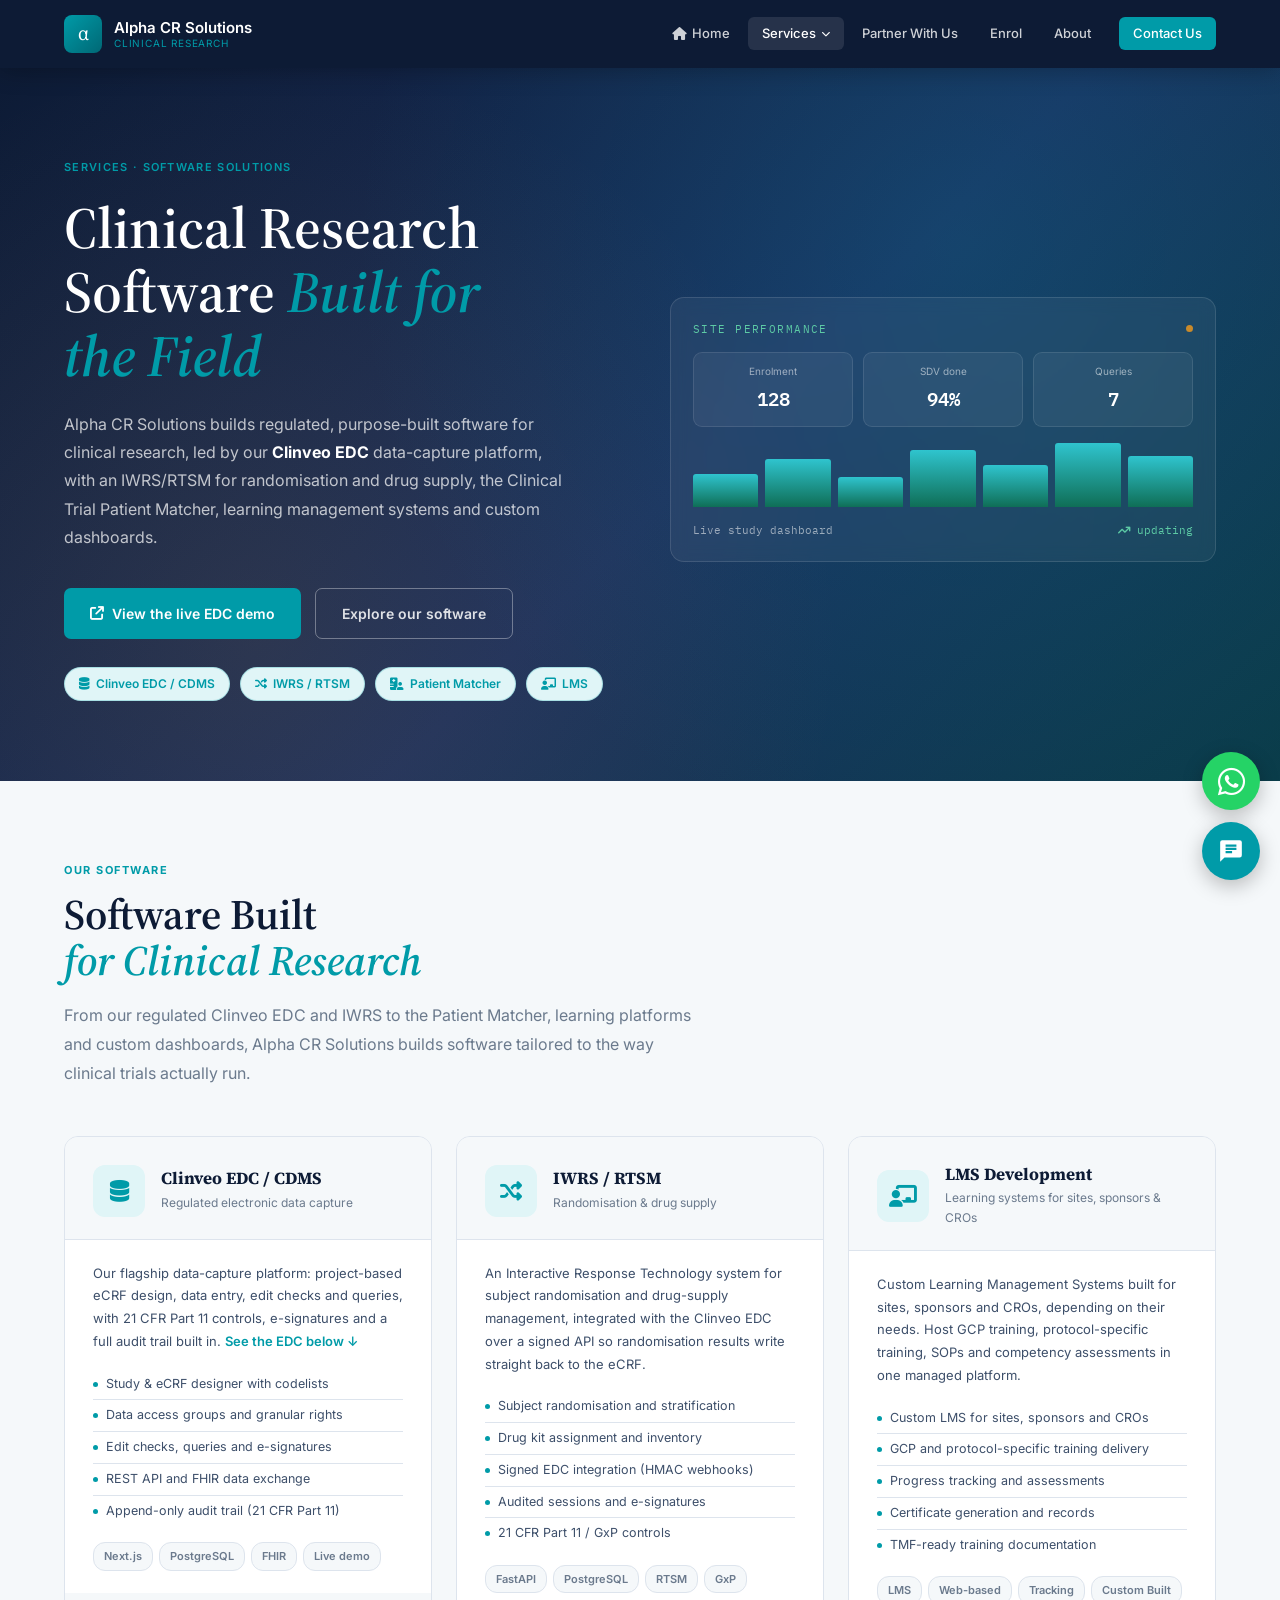
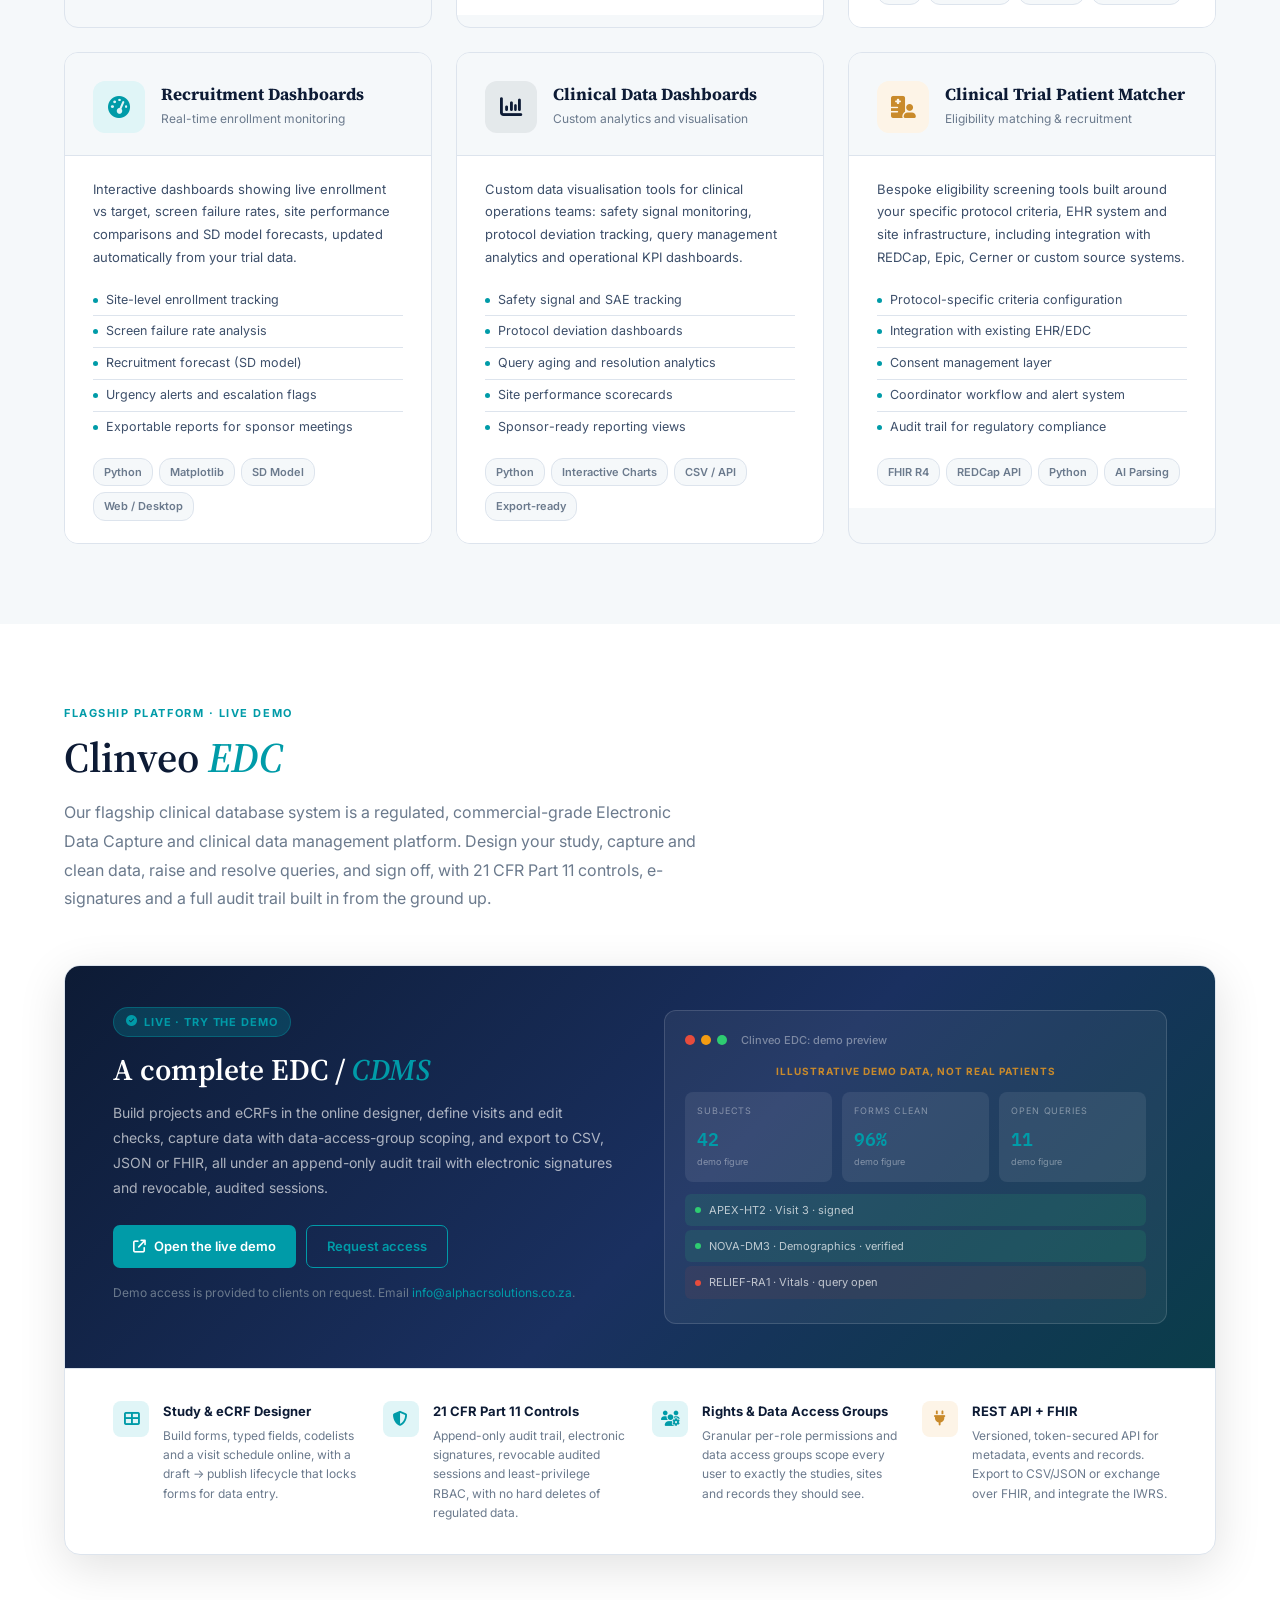
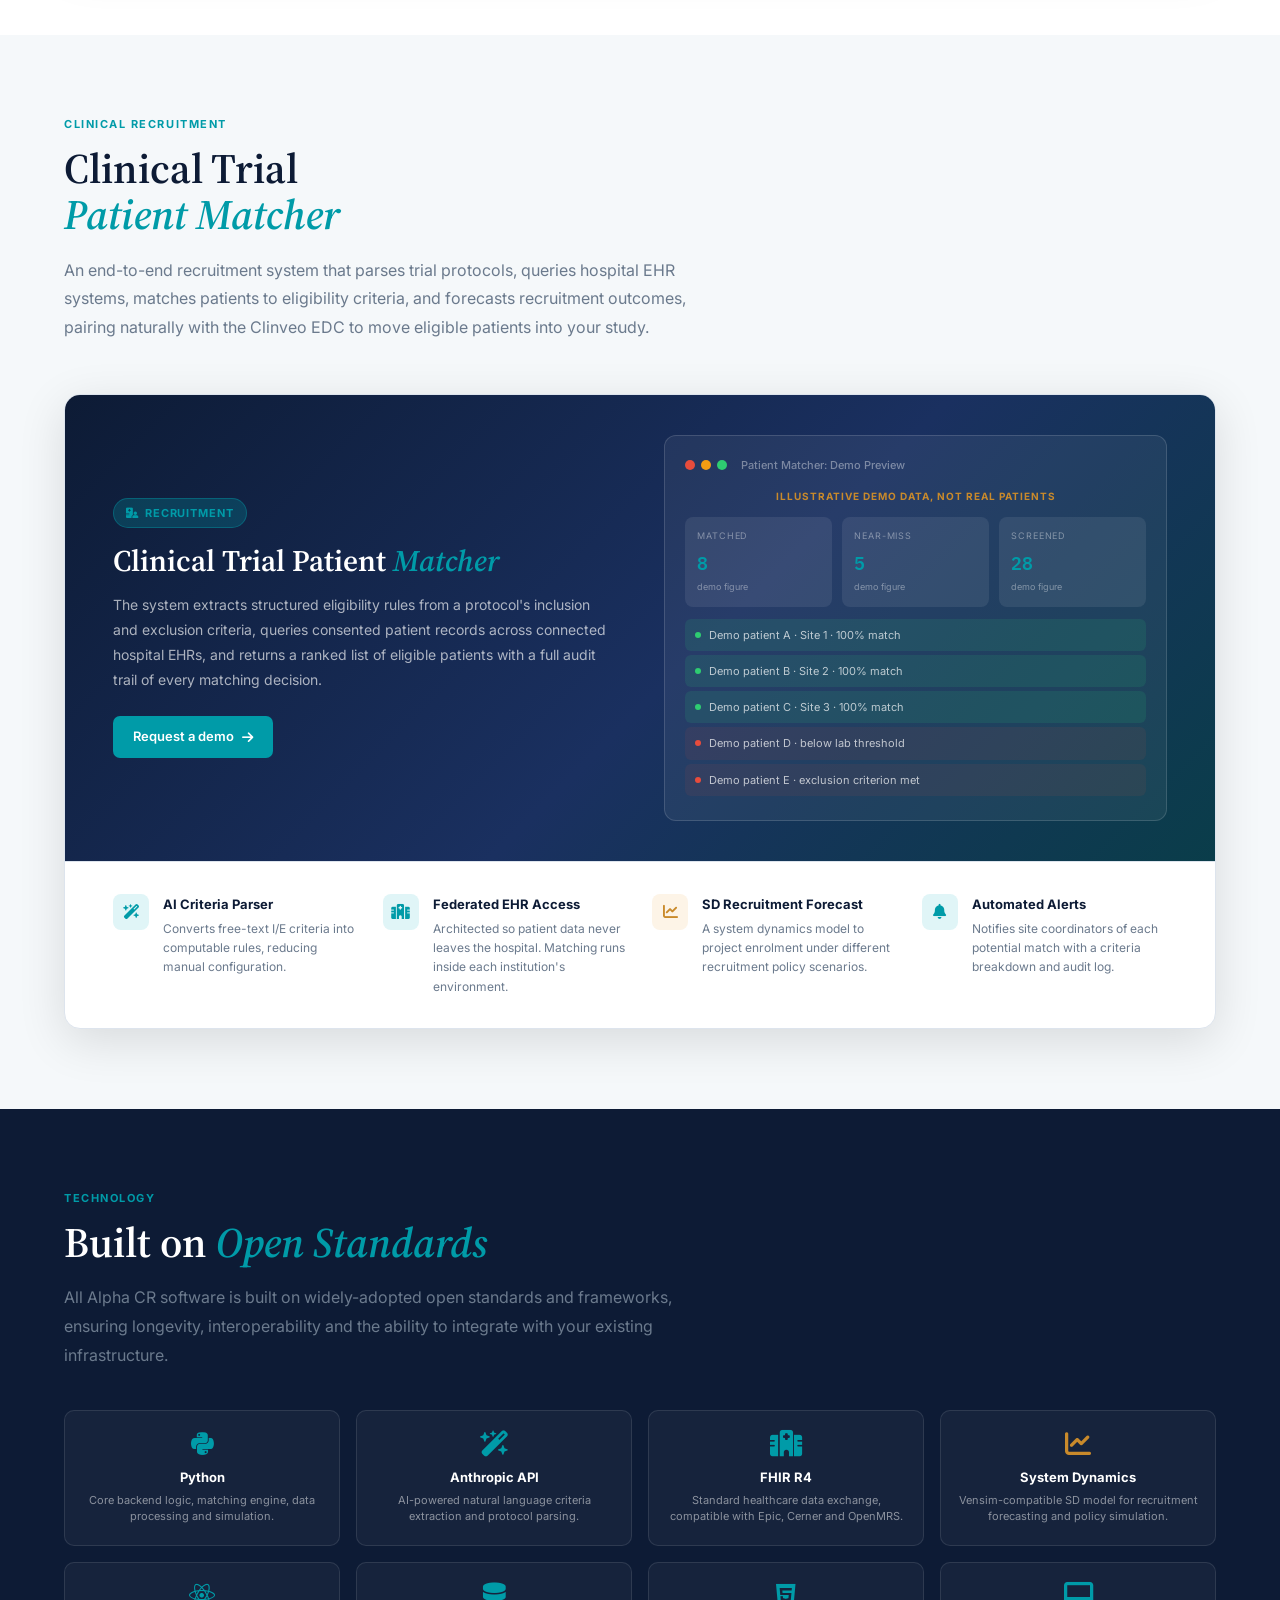
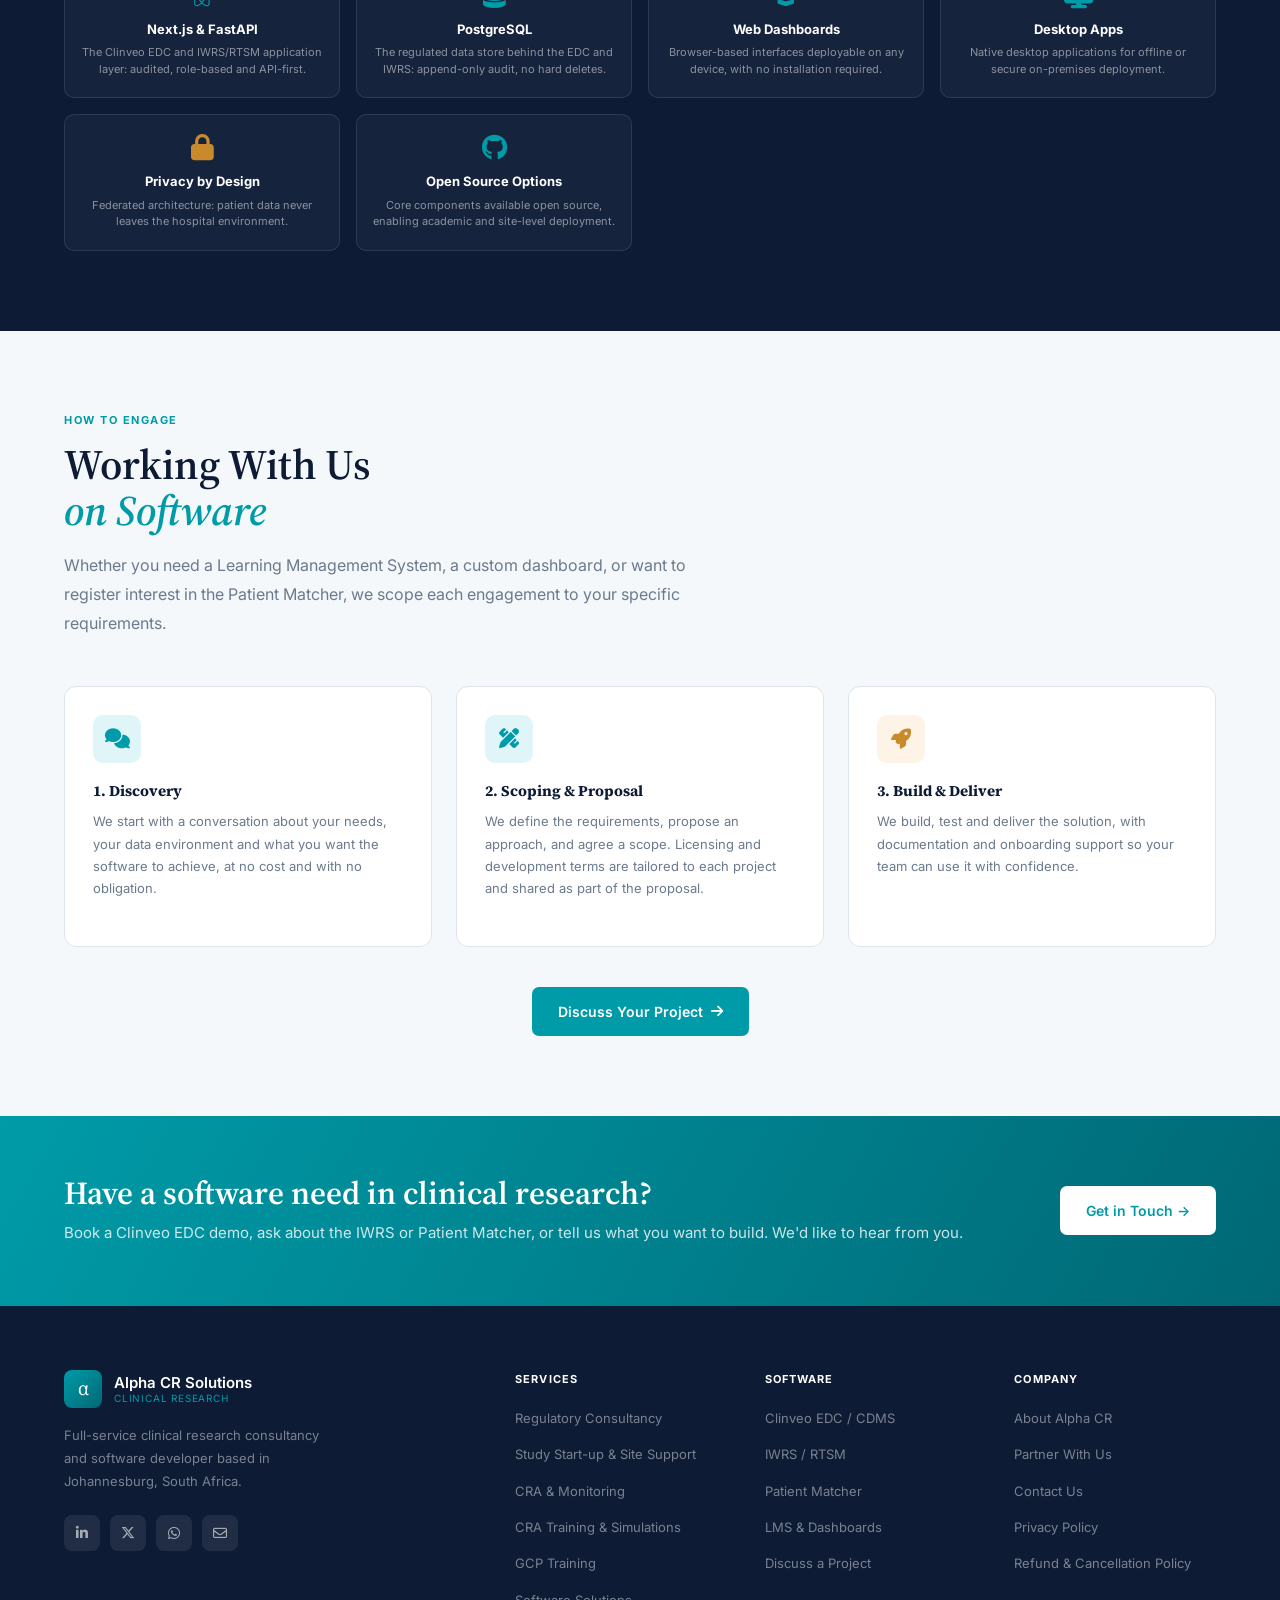
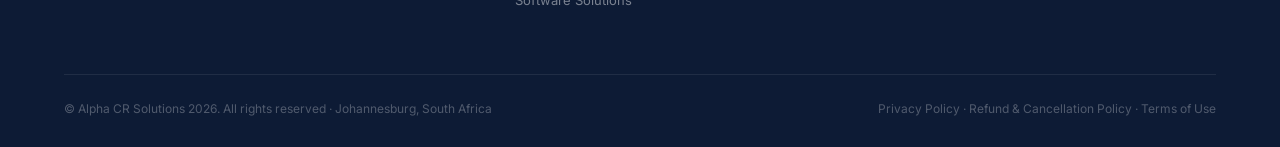
<file: software.html>
<!DOCTYPE html>
<html lang="en">
<head>
<meta charset="UTF-8">
<meta name="viewport" content="width=device-width, initial-scale=1.0">
<title>Software Solutions | Alpha CR Solutions</title>
<meta name="description" content="Clinical research software: the Clinveo EDC (21 CFR Part 11 electronic data capture), IWRS/RTSM randomisation, the Clinical Trial Patient Matcher, LMS and custom dashboards. Alpha CR Solutions, Johannesburg.">
<link href="https://fonts.googleapis.com/css2?family=Source+Serif+4:ital,wght@0,400;0,600;0,700;1,400;1,600&family=Inter:wght@300;400;500;600;700&family=IBM+Plex+Mono:wght@400;500;600&display=swap" rel="stylesheet">
<link rel="stylesheet" href="https://cdnjs.cloudflare.com/ajax/libs/font-awesome/6.5.0/css/all.min.css">
<link rel="stylesheet" href="main.css?v=2">
<link rel="icon" href="favicon.svg" type="image/svg+xml">
<link rel="icon" type="image/png" sizes="32x32" href="favicon-32x32.png">
<link rel="icon" type="image/png" sizes="96x96" href="favicon-96x96.png">
<link rel="icon" type="image/png" sizes="16x16" href="favicon-16x16.png">
<link rel="apple-touch-icon" href="apple-touch-icon.png">
<style>
/* ── Product hero card ─────────────────────────────────────────── */
.product-hero {
  background: var(--white);
  border: 1px solid var(--border);
  border-radius: 16px; overflow: hidden;
  box-shadow: var(--shadow-lg);
  margin-top: 52px;
}
.product-hero-top {
  background: linear-gradient(135deg, var(--navy) 0%, #1a3060 55%, #0a3d4a 100%);
  padding: 40px 48px;
  display: grid; grid-template-columns: 1fr 1fr; gap: 48px; align-items: center;
}
.product-tag {
  display: inline-flex; align-items: center; gap: 6px;
  background: rgba(0,155,168,.25); color: var(--teal);
  border: 1px solid rgba(0,155,168,.4);
  padding: 5px 12px; border-radius: 20px;
  font-size: 11px; font-weight: 700; letter-spacing: 0.08em;
  text-transform: uppercase; margin-bottom: 16px;
}
.product-hero-top h2 {
  color: #fff; font-size: 30px; margin-bottom: 14px; line-height: 1.15;
}
.product-hero-top h2 em { color: var(--teal); font-style: italic; }
.product-hero-top p { font-size: 14px; color: rgba(255,255,255,.65); line-height: 1.78; margin-bottom: 24px; }
.product-screen {
  background: rgba(255,255,255,.06);
  border: 1px solid rgba(255,255,255,.14);
  border-radius: 12px; padding: 20px;
}
.screen-bar {
  display: flex; align-items: center; gap: 6px; margin-bottom: 14px;
}
.screen-dot {
  width: 10px; height: 10px; border-radius: 50%;
}
.screen-title {
  font-size: 11px; color: rgba(255,255,255,.4);
  margin-left: 8px; font-weight: 500;
}
.screen-row {
  display: flex; gap: 10px; margin-bottom: 10px;
}
.screen-card {
  flex: 1; background: rgba(255,255,255,.08);
  border-radius: 8px; padding: 12px;
}
.screen-card .sc-label { font-size: 9px; color: rgba(255,255,255,.4); text-transform: uppercase; letter-spacing: 0.1em; margin-bottom: 5px; }
.screen-card .sc-val   { font-size: 18px; font-family: 'IBM Plex Mono', monospace; font-weight: 600; color: var(--teal); }
.screen-card .sc-sub   { font-size: 9px; color: rgba(255,255,255,.4); margin-top: 2px; }
.screen-list { list-style: none; margin-top: 12px; }
.screen-list li {
  display: flex; align-items: center; gap: 8px;
  padding: 7px 10px; border-radius: 6px;
  font-size: 11px; color: rgba(255,255,255,.7);
  margin-bottom: 4px;
}
.screen-list li.match { background: rgba(46,204,113,.12); }
.screen-list li.miss  { background: rgba(231,76,60,.08); }
.screen-list li .dot  { width: 6px; height: 6px; border-radius: 50%; flex-shrink: 0; }
.screen-list li.match .dot { background: #2ecc71; }
.screen-list li.miss  .dot { background: #e74c3c; }

.product-hero-bottom {
  padding: 32px 48px;
  display: grid; grid-template-columns: repeat(4,1fr); gap: 24px;
  border-top: 1px solid var(--border);
}
.product-feature { display: flex; gap: 14px; align-items: flex-start; }
.pf-icon {
  width: 36px; height: 36px; border-radius: 8px; flex-shrink: 0;
  background: var(--teal-lt); color: var(--teal);
  display: flex; align-items: center; justify-content: center; font-size: 15px;
}
.pf-icon.gold { background: var(--gold-lt); color: var(--gold); }
.product-feature h5 { font-size: 13px; font-weight: 700; color: var(--navy); margin-bottom: 4px; }
.product-feature p  { font-size: 12px; color: var(--gray); line-height: 1.6; }

/* ── Custom solution cards ─────────────────────────────────────── */
.solution-card {
  border: 1px solid var(--border); border-radius: 14px;
  overflow: hidden; transition: box-shadow .25s, transform .2s;
}
.solution-card:hover { box-shadow: var(--shadow-lg); transform: translateY(-3px); }
.solution-card-top {
  padding: 28px 28px 22px;
  background: var(--off);
  border-bottom: 1px solid var(--border);
  display: flex; align-items: center; gap: 16px;
}
.solution-icon {
  width: 52px; height: 52px; border-radius: 12px; flex-shrink: 0;
  display: flex; align-items: center; justify-content: center; font-size: 22px;
}
.solution-card-top h3 { font-size: 17px; font-weight: 700; color: var(--navy); margin-bottom: 5px; }
.solution-card-top p  { font-size: 12px; color: var(--gray); }
.solution-card-body { padding: 22px 28px; background: var(--white); }
.solution-card-body > p { font-size: 13px; color: #3d4f6a; line-height: 1.75; margin-bottom: 16px; }
.solution-tags { display: flex; gap: 6px; flex-wrap: wrap; margin-top: 16px; }
.solution-tag {
  font-size: 11px; font-weight: 600; padding: 4px 10px; border-radius: 12px;
  background: var(--off); color: var(--gray); border: 1px solid var(--border);
}

/* ── Tech stack ────────────────────────────────────────────────── */
.tech-grid {
  display: grid; grid-template-columns: repeat(4,1fr); gap: 16px; margin-top: 40px;
}
.tech-card {
  border: 1px solid var(--border); border-radius: 10px; padding: 20px 16px; text-align: center;
  transition: box-shadow .2s, transform .2s;
}
.tech-card:hover { box-shadow: var(--shadow); transform: translateY(-2px); }
.tech-card i { font-size: 26px; color: var(--teal); margin-bottom: 10px; display: block; }
.tech-card h5 { font-size: 13px; font-weight: 700; color: var(--navy); margin-bottom: 4px; }
.tech-card p  { font-size: 11px; color: var(--gray); line-height: 1.5; }

/* ── Pricing cards ─────────────────────────────────────────────── */
.pricing-grid {
  display: grid; grid-template-columns: repeat(3,1fr); gap: 24px; margin-top: 48px;
}
.pricing-card {
  border: 1px solid var(--border); border-radius: 14px;
  padding: 32px; position: relative;
  transition: box-shadow .25s, transform .2s;
  background: var(--white);
}
.pricing-card:hover { box-shadow: var(--shadow-lg); transform: translateY(-3px); }
.pricing-card.featured {
  border-color: var(--teal);
  box-shadow: 0 0 0 1px var(--teal), var(--shadow-lg);
}
.pricing-badge {
  position: absolute; top: -12px; left: 50%; transform: translateX(-50%);
  background: var(--teal); color: #fff;
  font-size: 11px; font-weight: 700; padding: 4px 14px; border-radius: 20px;
  white-space: nowrap;
}
.pricing-card h3 { font-size: 18px; color: var(--navy); margin-bottom: 8px; }
.pricing-card .price {
  font-family: var(--font-sans);
  font-size: 14px; color: var(--gray); margin-bottom: 20px; line-height: 1.5;
}
.pricing-card .price strong { font-family: var(--font-mono); font-weight: 600; font-size: 28px; color: var(--navy); display: block; }
.pricing-card ul { list-style: none; margin-bottom: 28px; }
.pricing-card ul li {
  font-size: 13px; color: #3d4f6a;
  padding: 8px 0; border-bottom: 1px solid var(--border);
  display: flex; gap: 10px; line-height: 1.5;
}
.pricing-card ul li:last-child { border-bottom: none; }
.pricing-card ul li i { color: var(--teal); font-size: 12px; margin-top: 3px; flex-shrink: 0; }

@media (max-width: 900px) {
  .product-hero-top { grid-template-columns: 1fr; }
  .product-hero-bottom { grid-template-columns: 1fr 1fr; }
  .tech-grid { grid-template-columns: repeat(2,1fr); }
  .pricing-grid { grid-template-columns: 1fr; }
}
@media (max-width: 600px) {
  .product-hero-top, .product-hero-bottom { padding: 24px; }
  .tech-grid { grid-template-columns: 1fr 1fr; }
}
</style>
<style>
/* Signature: live study dashboard */
.sig-card{background:rgba(255,255,255,.05);border:1px solid rgba(255,255,255,.12);border-radius:14px;padding:22px;backdrop-filter:blur(8px);align-self:center;}
.sig-head{display:flex;align-items:center;justify-content:space-between;margin-bottom:14px;}
.sig-lbl{font-family:var(--font-mono);font-size:11px;letter-spacing:.13em;text-transform:uppercase;color:#5DCAA5;}
.sig-live{width:7px;height:7px;border-radius:50%;background:#C98A2B;animation:sig-blink 1.6s ease-in-out infinite;}
@keyframes sig-blink{50%{opacity:.25}}
.dash-metrics{display:grid;grid-template-columns:repeat(3,1fr);gap:10px;margin-bottom:16px;}
.dash-m{background:rgba(255,255,255,.05);border:1px solid rgba(255,255,255,.1);border-radius:9px;padding:10px 6px;text-align:center;}
.dash-k{display:block;font-size:10px;color:rgba(255,255,255,.55);margin-bottom:5px;}
.dash-v{display:block;font-family:var(--font-mono);font-size:19px;font-weight:600;color:#fff;}
.dash-bars{display:flex;align-items:flex-end;gap:7px;height:64px;}
.dash-bars span{flex:1;height:var(--h);background:linear-gradient(180deg,#2FC4CE,#0F6E56);border-radius:3px 3px 0 0;transform-origin:bottom;animation:dash-bar 4s ease-in-out infinite;}
.dash-bars span:nth-child(1){animation-delay:.0s}
.dash-bars span:nth-child(2){animation-delay:.12s}
.dash-bars span:nth-child(3){animation-delay:.24s}
.dash-bars span:nth-child(4){animation-delay:.36s}
.dash-bars span:nth-child(5){animation-delay:.48s}
.dash-bars span:nth-child(6){animation-delay:.60s}
.dash-bars span:nth-child(7){animation-delay:.72s}
@keyframes dash-bar{0%{transform:scaleY(.3)}25%{transform:scaleY(1)}55%{transform:scaleY(.72)}80%{transform:scaleY(1)}100%{transform:scaleY(.3)}}
.dash-foot{display:flex;justify-content:space-between;margin-top:14px;font-family:var(--font-mono);font-size:11px;color:rgba(255,255,255,.55);}
.dash-foot .dash-up{color:#5DCAA5;}
@media (prefers-reduced-motion:reduce){.sig-live{animation:none}.dash-bars span{transform:none;animation:none}}
</style>
</head>
<body>

<!-- NAV -->
<nav class="site-nav">
  <a href="index.html" class="nav-logo">
    <div class="nav-logo-mark">α</div>
    <div class="nav-logo-text">Alpha CR Solutions<span>Clinical Research</span></div>
  </a>
  <ul class="nav-menu">
    <li><a href="index.html"><i class="fa-solid fa-house"></i> Home</a></li>
    <li class="active">
      <a href="#">Services <i class="fa-solid fa-chevron-down"></i></a>
      <ul class="nav-dropdown">
        <li><a href="regulatory-consultancy.html"><i class="fa-solid fa-shield-halved"></i>Regulatory Consultancy</a></li>
        <li><a href="study-startup.html"><i class="fa-solid fa-rocket"></i>Study Start-up &amp; Site Support</a></li>
        <li><a href="cra-monitoring.html"><i class="fa-solid fa-magnifying-glass-chart"></i>CRA &amp; Monitoring</a></li>
        <li><a href="cra-training.html"><i class="fa-solid fa-user-graduate"></i>CRA Training &amp; Simulations</a></li>
        <li><a href="gcp-training.html"><i class="fa-solid fa-graduation-cap"></i>GCP Training</a></li>
        <li><a href="software.html"><i class="fa-solid fa-laptop-code"></i>Software Solutions</a></li>
      </ul>
    </li>
    <li><a href="partner-with-us.html">Partner With Us</a></li>
    <li><a href="enrolment.html">Enrol</a></li>
    <li><a href="about.html">About</a></li>
    <li><a href="contact.html" class="nav-cta">Contact Us</a></li>
  </ul>
  <button class="nav-hamburger" id="nav-burger"><span></span><span></span><span></span></button>
</nav>
<nav class="nav-mobile" id="nav-mobile">
  <a href="index.html">Home</a>
  <span class="mob-section">Services</span>
  <a href="regulatory-consultancy.html">Regulatory Consultancy</a>
  <a href="study-startup.html">Study Start-up &amp; Site Support</a>
  <a href="cra-monitoring.html">CRA &amp; Monitoring</a>
  <a href="cra-training.html">CRA Training &amp; Simulations</a>
  <a href="gcp-training.html">GCP Training</a>
  <a href="software.html">Software Solutions</a>
  <a href="partner-with-us.html">Partner With Us</a>
  <a href="enrolment.html">Enrol</a>
  <span class="mob-section">Company</span>
  <a href="about.html">About Us</a>
  <a href="contact.html" class="mob-cta">Contact Us</a>
</nav>

<!-- HERO -->
<section class="hero hero-split">
  <div class="hero-inner">
    <div>
      <p class="hero-breadcrumb">Services · Software Solutions</p>
      <h1>Clinical Research<br>Software <em>Built for<br>the Field</em></h1>
      <p class="hero-sub">Alpha CR Solutions builds regulated, purpose-built software for clinical research, led by our <strong style="color:#fff;">Clinveo EDC</strong> data-capture platform, with an IWRS/RTSM for randomisation and drug supply, the Clinical Trial Patient Matcher, learning management systems and custom dashboards.</p>
      <div class="hero-actions">
        <a href="https://demoedc.alphacrsolutions.co.za" target="_blank" rel="noopener" class="btn btn-primary"><i class="fa-solid fa-arrow-up-right-from-square"></i> View the live EDC demo</a>
        <a href="#solutions" class="btn btn-ghost">Explore our software</a>
      </div>
      <div style="margin-top:28px;display:flex;gap:10px;flex-wrap:wrap;">
        <span class="badge badge-teal"><i class="fa-solid fa-database"></i> Clinveo EDC / CDMS</span>
        <span class="badge badge-teal"><i class="fa-solid fa-shuffle"></i> IWRS / RTSM</span>
        <span class="badge badge-teal"><i class="fa-solid fa-hospital-user"></i> Patient Matcher</span>
        <span class="badge badge-teal"><i class="fa-solid fa-chalkboard-user"></i> LMS</span>
      </div>
    </div>
    <div class="sig-card">
      <div class="sig-head"><span class="sig-lbl">Site Performance</span><span class="sig-live"></span></div>
      <div class="dash-metrics">
        <div class="dash-m"><span class="dash-k">Enrolment</span><span class="dash-v">128</span></div>
        <div class="dash-m"><span class="dash-k">SDV done</span><span class="dash-v">94%</span></div>
        <div class="dash-m"><span class="dash-k">Queries</span><span class="dash-v">7</span></div>
      </div>
      <div class="dash-bars">
        <span style="--h:52%"></span><span style="--h:74%"></span><span style="--h:46%"></span><span style="--h:88%"></span><span style="--h:66%"></span><span style="--h:100%"></span><span style="--h:80%"></span>
      </div>
      <div class="dash-foot"><span>Live study dashboard</span><span class="dash-up"><i class="fa-solid fa-arrow-trend-up"></i> updating</span></div>
    </div>
  </div>
</section>

<!-- CUSTOM SOLUTIONS -->
<section class="bg-off" id="solutions">
  <div class="section-inner">
    <span class="section-label">Our Software</span>
    <h2 class="section-title">Software Built<br><em>for Clinical Research</em></h2>
    <p class="section-lead">From our regulated Clinveo EDC and IWRS to the Patient Matcher, learning platforms and custom dashboards, Alpha CR Solutions builds software tailored to the way clinical trials actually run.</p>
    <div class="cards-grid-3" style="margin-top:48px;">

      <div class="solution-card">
        <div class="solution-card-top">
          <div class="solution-icon" style="background:var(--teal-lt);color:var(--teal);"><i class="fa-solid fa-database"></i></div>
          <div><h3>Clinveo EDC / CDMS</h3><p>Regulated electronic data capture</p></div>
        </div>
        <div class="solution-card-body">
          <p>Our flagship data-capture platform: project-based eCRF design, data entry, edit checks and queries, with 21 CFR Part 11 controls, e-signatures and a full audit trail built in. <a href="#edc" style="color:var(--teal);font-weight:600;">See the EDC below ↓</a></p>
          <ul class="service-list">
            <li>Study &amp; eCRF designer with codelists</li>
            <li>Data access groups and granular rights</li>
            <li>Edit checks, queries and e-signatures</li>
            <li>REST API and FHIR data exchange</li>
            <li>Append-only audit trail (21 CFR Part 11)</li>
          </ul>
          <div class="solution-tags">
            <span class="solution-tag">Next.js</span>
            <span class="solution-tag">PostgreSQL</span>
            <span class="solution-tag">FHIR</span>
            <span class="solution-tag">Live demo</span>
          </div>
        </div>
      </div>
      <div class="solution-card">
        <div class="solution-card-top">
          <div class="solution-icon" style="background:var(--teal-lt);color:var(--teal);"><i class="fa-solid fa-shuffle"></i></div>
          <div><h3>IWRS / RTSM</h3><p>Randomisation &amp; drug supply</p></div>
        </div>
        <div class="solution-card-body">
          <p>An Interactive Response Technology system for subject randomisation and drug-supply management, integrated with the Clinveo EDC over a signed API so randomisation results write straight back to the eCRF.</p>
          <ul class="service-list">
            <li>Subject randomisation and stratification</li>
            <li>Drug kit assignment and inventory</li>
            <li>Signed EDC integration (HMAC webhooks)</li>
            <li>Audited sessions and e-signatures</li>
            <li>21 CFR Part 11 / GxP controls</li>
          </ul>
          <div class="solution-tags">
            <span class="solution-tag">FastAPI</span>
            <span class="solution-tag">PostgreSQL</span>
            <span class="solution-tag">RTSM</span>
            <span class="solution-tag">GxP</span>
          </div>
        </div>
      </div>
      <div class="solution-card">
        <div class="solution-card-top">
          <div class="solution-icon" style="background:var(--teal-lt);color:var(--teal);"><i class="fa-solid fa-chalkboard-user"></i></div>
          <div><h3>LMS Development</h3><p>Learning systems for sites, sponsors &amp; CROs</p></div>
        </div>
        <div class="solution-card-body">
          <p>Custom Learning Management Systems built for sites, sponsors and CROs, depending on their needs. Host GCP training, protocol-specific training, SOPs and competency assessments in one managed platform.</p>
          <ul class="service-list">
            <li>Custom LMS for sites, sponsors and CROs</li>
            <li>GCP and protocol-specific training delivery</li>
            <li>Progress tracking and assessments</li>
            <li>Certificate generation and records</li>
            <li>TMF-ready training documentation</li>
          </ul>
          <div class="solution-tags">
            <span class="solution-tag">LMS</span>
            <span class="solution-tag">Web-based</span>
            <span class="solution-tag">Tracking</span>
            <span class="solution-tag">Custom Built</span>
          </div>
        </div>
      </div>
      <div class="solution-card">
        <div class="solution-card-top">
          <div class="solution-icon" style="background:var(--teal-lt);color:var(--teal);"><i class="fa-solid fa-gauge-high"></i></div>
          <div><h3>Recruitment Dashboards</h3><p>Real-time enrollment monitoring</p></div>
        </div>
        <div class="solution-card-body">
          <p>Interactive dashboards showing live enrollment vs target, screen failure rates, site performance comparisons and SD model forecasts, updated automatically from your trial data.</p>
          <ul class="service-list">
            <li>Site-level enrollment tracking</li>
            <li>Screen failure rate analysis</li>
            <li>Recruitment forecast (SD model)</li>
            <li>Urgency alerts and escalation flags</li>
            <li>Exportable reports for sponsor meetings</li>
          </ul>
          <div class="solution-tags">
            <span class="solution-tag">Python</span>
            <span class="solution-tag">Matplotlib</span>
            <span class="solution-tag">SD Model</span>
            <span class="solution-tag">Web / Desktop</span>
          </div>
        </div>
      </div>
      <div class="solution-card">
        <div class="solution-card-top">
          <div class="solution-icon" style="background:rgba(13,27,53,.07);color:var(--navy);"><i class="fa-solid fa-chart-column"></i></div>
          <div><h3>Clinical Data Dashboards</h3><p>Custom analytics and visualisation</p></div>
        </div>
        <div class="solution-card-body">
          <p>Custom data visualisation tools for clinical operations teams: safety signal monitoring, protocol deviation tracking, query management analytics and operational KPI dashboards.</p>
          <ul class="service-list">
            <li>Safety signal and SAE tracking</li>
            <li>Protocol deviation dashboards</li>
            <li>Query aging and resolution analytics</li>
            <li>Site performance scorecards</li>
            <li>Sponsor-ready reporting views</li>
          </ul>
          <div class="solution-tags">
            <span class="solution-tag">Python</span>
            <span class="solution-tag">Interactive Charts</span>
            <span class="solution-tag">CSV / API</span>
            <span class="solution-tag">Export-ready</span>
          </div>
        </div>
      </div>
      <div class="solution-card">
        <div class="solution-card-top">
          <div class="solution-icon" style="background:var(--gold-lt);color:var(--gold);"><i class="fa-solid fa-hospital-user"></i></div>
          <div><h3>Clinical Trial Patient Matcher</h3><p>Eligibility matching &amp; recruitment</p></div>
        </div>
        <div class="solution-card-body">
          <p>Bespoke eligibility screening tools built around your specific protocol criteria, EHR system and site infrastructure, including integration with REDCap, Epic, Cerner or custom source systems.</p>
          <ul class="service-list">
            <li>Protocol-specific criteria configuration</li>
            <li>Integration with existing EHR/EDC</li>
            <li>Consent management layer</li>
            <li>Coordinator workflow and alert system</li>
            <li>Audit trail for regulatory compliance</li>
          </ul>
          <div class="solution-tags">
            <span class="solution-tag">FHIR R4</span>
            <span class="solution-tag">REDCap API</span>
            <span class="solution-tag">Python</span>
            <span class="solution-tag">AI Parsing</span>
          </div>
        </div>
      </div>

    </div>
  </div>
</section>

<!-- FLAGSHIP: CLINVEO EDC -->
<section class="bg-white" id="edc">
  <div class="section-inner">
    <span class="section-label">Flagship Platform · Live Demo</span>
    <h2 class="section-title">Clinveo <em>EDC</em></h2>
    <p class="section-lead">Our flagship clinical database system is a regulated, commercial-grade Electronic Data Capture and clinical data management platform. Design your study, capture and clean data, raise and resolve queries, and sign off, with 21 CFR Part 11 controls, e-signatures and a full audit trail built in from the ground up.</p>

    <div class="product-hero">
      <div class="product-hero-top">
        <div>
          <div class="product-tag"><i class="fa-solid fa-circle-check"></i> Live · try the demo</div>
          <h2>A complete EDC / <em>CDMS</em></h2>
          <p>Build projects and eCRFs in the online designer, define visits and edit checks, capture data with data-access-group scoping, and export to CSV, JSON or FHIR, all under an append-only audit trail with electronic signatures and revocable, audited sessions.</p>
          <div style="display:flex;gap:10px;flex-wrap:wrap;">
            <a href="https://demoedc.alphacrsolutions.co.za" target="_blank" rel="noopener" class="btn btn-primary" style="font-size:13px;padding:10px 20px;"><i class="fa-solid fa-arrow-up-right-from-square"></i> Open the live demo</a>
            <a href="mailto:info@alphacrsolutions.co.za?subject=Clinveo%20EDC%20demo%20access" class="btn btn-outline" style="font-size:13px;padding:10px 20px;">Request access</a>
          </div>
          <p style="font-size:12px;color:var(--gray);margin-top:14px;">Demo access is provided to clients on request. Email <a href="mailto:info@alphacrsolutions.co.za?subject=Clinveo%20EDC%20demo%20access" style="color:var(--teal);">info@alphacrsolutions.co.za</a>.</p>
        </div>

        <!-- Simulated UI preview (DEMO DATA) -->
        <div class="product-screen">
          <div class="screen-bar">
            <div class="screen-dot" style="background:#e74c3c;"></div>
            <div class="screen-dot" style="background:#f39c12;"></div>
            <div class="screen-dot" style="background:#2ecc71;"></div>
            <span class="screen-title">Clinveo EDC: demo preview</span>
          </div>
          <div style="text-align:center;font-size:10px;letter-spacing:.1em;text-transform:uppercase;color:var(--gold);font-weight:700;margin-bottom:12px;">Illustrative demo data, not real patients</div>
          <div class="screen-row">
            <div class="screen-card"><div class="sc-label">Subjects</div><div class="sc-val">42</div><div class="sc-sub">demo figure</div></div>
            <div class="screen-card"><div class="sc-label">Forms clean</div><div class="sc-val">96%</div><div class="sc-sub">demo figure</div></div>
            <div class="screen-card"><div class="sc-label">Open queries</div><div class="sc-val">11</div><div class="sc-sub">demo figure</div></div>
          </div>
          <ul class="screen-list">
            <li class="match"><div class="dot"></div>APEX-HT2 · Visit 3 · signed</li>
            <li class="match"><div class="dot"></div>NOVA-DM3 · Demographics · verified</li>
            <li class="miss"><div class="dot"></div>RELIEF-RA1 · Vitals · query open</li>
          </ul>
        </div>
      </div>

      <div class="product-hero-bottom">
        <div class="product-feature">
          <div class="pf-icon"><i class="fa-solid fa-table-cells-large"></i></div>
          <div><h5>Study &amp; eCRF Designer</h5><p>Build forms, typed fields, codelists and a visit schedule online, with a draft → publish lifecycle that locks forms for data entry.</p></div>
        </div>
        <div class="product-feature">
          <div class="pf-icon"><i class="fa-solid fa-shield-halved"></i></div>
          <div><h5>21 CFR Part 11 Controls</h5><p>Append-only audit trail, electronic signatures, revocable audited sessions and least-privilege RBAC, with no hard deletes of regulated data.</p></div>
        </div>
        <div class="product-feature">
          <div class="pf-icon"><i class="fa-solid fa-users-gear"></i></div>
          <div><h5>Rights &amp; Data Access Groups</h5><p>Granular per-role permissions and data access groups scope every user to exactly the studies, sites and records they should see.</p></div>
        </div>
        <div class="product-feature">
          <div class="pf-icon gold"><i class="fa-solid fa-plug"></i></div>
          <div><h5>REST API + FHIR</h5><p>Versioned, token-secured API for metadata, events and records. Export to CSV/JSON or exchange over FHIR, and integrate the IWRS.</p></div>
        </div>
      </div>
    </div>
  </div>
</section>

<!-- PATIENT MATCHER -->
<section class="bg-off" id="matcher">
  <div class="section-inner">
    <span class="section-label">Clinical Recruitment</span>
    <h2 class="section-title">Clinical Trial<br><em>Patient Matcher</em></h2>
    <p class="section-lead">An end-to-end recruitment system that parses trial protocols, queries hospital EHR systems, matches patients to eligibility criteria, and forecasts recruitment outcomes, pairing naturally with the Clinveo EDC to move eligible patients into your study.</p>

    <div class="product-hero">
      <div class="product-hero-top">
        <div>
          <div class="product-tag"><i class="fa-solid fa-hospital-user"></i> Recruitment</div>
          <h2>Clinical Trial Patient <em>Matcher</em></h2>
          <p>The system extracts structured eligibility rules from a protocol's inclusion and exclusion criteria, queries consented patient records across connected hospital EHRs, and returns a ranked list of eligible patients with a full audit trail of every matching decision.</p>
          <div style="display:flex;gap:10px;flex-wrap:wrap;">
            <a href="contact.html" class="btn btn-primary" style="font-size:13px;padding:10px 20px;">Request a demo <i class="fa-solid fa-arrow-right"></i></a>
          </div>
        </div>

        <!-- Simulated UI preview (DEMO DATA) -->
        <div class="product-screen">
          <div class="screen-bar">
            <div class="screen-dot" style="background:#e74c3c;"></div>
            <div class="screen-dot" style="background:#f39c12;"></div>
            <div class="screen-dot" style="background:#2ecc71;"></div>
            <span class="screen-title">Patient Matcher: Demo Preview</span>
          </div>
          <div style="text-align:center;font-size:10px;letter-spacing:.1em;text-transform:uppercase;color:var(--gold);font-weight:700;margin-bottom:12px;">Illustrative demo data, not real patients</div>
          <div class="screen-row">
            <div class="screen-card">
              <div class="sc-label">Matched</div>
              <div class="sc-val">8</div>
              <div class="sc-sub">demo figure</div>
            </div>
            <div class="screen-card">
              <div class="sc-label">Near-miss</div>
              <div class="sc-val">5</div>
              <div class="sc-sub">demo figure</div>
            </div>
            <div class="screen-card">
              <div class="sc-label">Screened</div>
              <div class="sc-val">28</div>
              <div class="sc-sub">demo figure</div>
            </div>
          </div>
          <ul class="screen-list">
            <li class="match"><div class="dot"></div>Demo patient A · Site 1 · 100% match</li>
            <li class="match"><div class="dot"></div>Demo patient B · Site 2 · 100% match</li>
            <li class="match"><div class="dot"></div>Demo patient C · Site 3 · 100% match</li>
            <li class="miss"><div class="dot"></div>Demo patient D · below lab threshold</li>
            <li class="miss"><div class="dot"></div>Demo patient E · exclusion criterion met</li>
          </ul>
        </div>
      </div>

      <div class="product-hero-bottom">
        <div class="product-feature">
          <div class="pf-icon"><i class="fa-solid fa-wand-magic-sparkles"></i></div>
          <div><h5>AI Criteria Parser</h5><p>Converts free-text I/E criteria into computable rules, reducing manual configuration.</p></div>
        </div>
        <div class="product-feature">
          <div class="pf-icon"><i class="fa-solid fa-hospital"></i></div>
          <div><h5>Federated EHR Access</h5><p>Architected so patient data never leaves the hospital. Matching runs inside each institution's environment.</p></div>
        </div>
        <div class="product-feature">
          <div class="pf-icon gold"><i class="fa-solid fa-chart-line"></i></div>
          <div><h5>SD Recruitment Forecast</h5><p>A system dynamics model to project enrolment under different recruitment policy scenarios.</p></div>
        </div>
        <div class="product-feature">
          <div class="pf-icon"><i class="fa-solid fa-bell"></i></div>
          <div><h5>Automated Alerts</h5><p>Notifies site coordinators of each potential match with a criteria breakdown and audit log.</p></div>
        </div>
      </div>
    </div>
  </div>
</section>


<!-- TECH STACK -->
<section class="bg-navy">
  <div class="section-inner">
    <span class="section-label">Technology</span>
    <h2 class="section-title" style="color:#fff;">Built on <em>Open Standards</em></h2>
    <p class="section-lead">All Alpha CR software is built on widely-adopted open standards and frameworks, ensuring longevity, interoperability and the ability to integrate with your existing infrastructure.</p>
    <div class="tech-grid">
      <div class="tech-card" style="background:rgba(255,255,255,.04);border-color:rgba(255,255,255,.1);">
        <i class="fa-brands fa-python" style="color:var(--teal);"></i>
        <h5 style="color:#fff;">Python</h5>
        <p style="color:rgba(255,255,255,.5);">Core backend logic, matching engine, data processing and simulation.</p>
      </div>
      <div class="tech-card" style="background:rgba(255,255,255,.04);border-color:rgba(255,255,255,.1);">
        <i class="fa-solid fa-wand-magic-sparkles" style="color:var(--teal);"></i>
        <h5 style="color:#fff;">Anthropic API</h5>
        <p style="color:rgba(255,255,255,.5);">AI-powered natural language criteria extraction and protocol parsing.</p>
      </div>
      <div class="tech-card" style="background:rgba(255,255,255,.04);border-color:rgba(255,255,255,.1);">
        <i class="fa-solid fa-hospital" style="color:var(--teal);"></i>
        <h5 style="color:#fff;">FHIR R4</h5>
        <p style="color:rgba(255,255,255,.5);">Standard healthcare data exchange, compatible with Epic, Cerner and OpenMRS.</p>
      </div>
      <div class="tech-card" style="background:rgba(255,255,255,.04);border-color:rgba(255,255,255,.1);">
        <i class="fa-solid fa-chart-line" style="color:var(--gold);"></i>
        <h5 style="color:#fff;">System Dynamics</h5>
        <p style="color:rgba(255,255,255,.5);">Vensim-compatible SD model for recruitment forecasting and policy simulation.</p>
      </div>
      <div class="tech-card" style="background:rgba(255,255,255,.04);border-color:rgba(255,255,255,.1);">
        <i class="fa-brands fa-react" style="color:var(--teal);"></i>
        <h5 style="color:#fff;">Next.js &amp; FastAPI</h5>
        <p style="color:rgba(255,255,255,.5);">The Clinveo EDC and IWRS/RTSM application layer: audited, role-based and API-first.</p>
      </div>
      <div class="tech-card" style="background:rgba(255,255,255,.04);border-color:rgba(255,255,255,.1);">
        <i class="fa-solid fa-database" style="color:var(--teal);"></i>
        <h5 style="color:#fff;">PostgreSQL</h5>
        <p style="color:rgba(255,255,255,.5);">The regulated data store behind the EDC and IWRS: append-only audit, no hard deletes.</p>
      </div>
      <div class="tech-card" style="background:rgba(255,255,255,.04);border-color:rgba(255,255,255,.1);">
        <i class="fa-brands fa-html5" style="color:var(--teal);"></i>
        <h5 style="color:#fff;">Web Dashboards</h5>
        <p style="color:rgba(255,255,255,.5);">Browser-based interfaces deployable on any device, with no installation required.</p>
      </div>
      <div class="tech-card" style="background:rgba(255,255,255,.04);border-color:rgba(255,255,255,.1);">
        <i class="fa-solid fa-desktop" style="color:var(--teal);"></i>
        <h5 style="color:#fff;">Desktop Apps</h5>
        <p style="color:rgba(255,255,255,.5);">Native desktop applications for offline or secure on-premises deployment.</p>
      </div>
      <div class="tech-card" style="background:rgba(255,255,255,.04);border-color:rgba(255,255,255,.1);">
        <i class="fa-solid fa-lock" style="color:var(--gold);"></i>
        <h5 style="color:#fff;">Privacy by Design</h5>
        <p style="color:rgba(255,255,255,.5);">Federated architecture: patient data never leaves the hospital environment.</p>
      </div>
      <div class="tech-card" style="background:rgba(255,255,255,.04);border-color:rgba(255,255,255,.1);">
        <i class="fa-brands fa-github" style="color:var(--teal);"></i>
        <h5 style="color:#fff;">Open Source Options</h5>
        <p style="color:rgba(255,255,255,.5);">Core components available open source, enabling academic and site-level deployment.</p>
      </div>
    </div>
  </div>
</section>

<!-- ENGAGEMENT -->
<section class="bg-off">
  <div class="section-inner">
    <span class="section-label">How to Engage</span>
    <h2 class="section-title">Working With Us<br><em>on Software</em></h2>
    <p class="section-lead">Whether you need a Learning Management System, a custom dashboard, or want to register interest in the Patient Matcher, we scope each engagement to your specific requirements.</p>
    <div class="cards-grid-3" style="margin-top:48px;">
      <div class="service-card">
        <div class="card-icon"><i class="fa-solid fa-comments"></i></div>
        <h3>1. Discovery</h3>
        <p>We start with a conversation about your needs, your data environment and what you want the software to achieve, at no cost and with no obligation.</p>
      </div>
      <div class="service-card">
        <div class="card-icon"><i class="fa-solid fa-pen-ruler"></i></div>
        <h3>2. Scoping &amp; Proposal</h3>
        <p>We define the requirements, propose an approach, and agree a scope. Licensing and development terms are tailored to each project and shared as part of the proposal.</p>
      </div>
      <div class="service-card">
        <div class="card-icon gold"><i class="fa-solid fa-rocket"></i></div>
        <h3>3. Build &amp; Deliver</h3>
        <p>We build, test and deliver the solution, with documentation and onboarding support so your team can use it with confidence.</p>
      </div>
    </div>
    <div style="text-align:center;margin-top:40px;">
      <a href="contact.html" class="btn btn-primary">Discuss Your Project <i class="fa-solid fa-arrow-right"></i></a>
    </div>
  </div>
</section>

<!-- CTA -->
<section class="cta-banner">
  <div class="cta-banner-inner">
    <div class="cta-text">
      <h2>Have a software need in clinical research?</h2>
      <p>Book a Clinveo EDC demo, ask about the IWRS or Patient Matcher, or tell us what you want to build. We'd like to hear from you.</p>
    </div>
    <a href="contact.html" class="btn btn-white">Get in Touch →</a>
  </div>
</section>

<!-- FOOTER -->
<footer class="site-footer">
  <div class="footer-grid">
    <div class="footer-brand">
      <a href="index.html" class="nav-logo" style="margin-bottom:4px;">
        <div class="nav-logo-mark">α</div>
        <div class="nav-logo-text" style="color:#fff;">Alpha CR Solutions<span>Clinical Research</span></div>
      </a>
      <p>Full-service clinical research consultancy and software developer based in Johannesburg, South Africa.</p>
      <div class="social-links">
        <a href="https://www.linkedin.com/company/alpha-cr-solutions/" target="_blank" rel="noopener"><i class="fa-brands fa-linkedin-in"></i></a>
        <a href="https://x.com/acrsoln" target="_blank" rel="noopener" aria-label="X / Twitter"><i class="fa-brands fa-x-twitter"></i></a>
        <a href="https://wa.me/27608837967" target="_blank" rel="noopener" aria-label="WhatsApp"><i class="fa-brands fa-whatsapp"></i></a>
        <a href="mailto:enquiries@alphacrsolutions.co.za"><i class="fa-regular fa-envelope"></i></a>
      </div>
    </div>
    <div class="footer-col"><h4>Services</h4><ul>
      <li><a href="regulatory-consultancy.html">Regulatory Consultancy</a></li>
      <li><a href="study-startup.html">Study Start-up &amp; Site Support</a></li>
      <li><a href="cra-monitoring.html">CRA &amp; Monitoring</a></li>
      <li><a href="cra-training.html">CRA Training &amp; Simulations</a></li>
      <li><a href="gcp-training.html">GCP Training</a></li>
      <li><a href="software.html">Software Solutions</a></li>
    </ul></div>
    <div class="footer-col"><h4>Software</h4><ul>
      <li><a href="software.html#edc">Clinveo EDC / CDMS</a></li>
      <li><a href="software.html#solutions">IWRS / RTSM</a></li>
      <li><a href="software.html#matcher">Patient Matcher</a></li>
      <li><a href="software.html#solutions">LMS &amp; Dashboards</a></li>
      <li><a href="contact.html">Discuss a Project</a></li>
    </ul></div>
    <div class="footer-col"><h4>Company</h4><ul>
      <li><a href="about.html">About Alpha CR</a></li>
      <li><a href="partner-with-us.html">Partner With Us</a></li>
      <li><a href="contact.html">Contact Us</a></li>
      <li><a href="privacy-policy.html">Privacy Policy</a></li>
      <li><a href="refund-and-cancellation-policy.html">Refund &amp; Cancellation Policy</a></li>
    </ul></div>
  </div>
  <div class="footer-bottom">
    <span>© Alpha CR Solutions 2026. All rights reserved · Johannesburg, South Africa</span>
    <span><a href="privacy-policy.html">Privacy Policy</a> · <a href="refund-and-cancellation-policy.html">Refund &amp; Cancellation Policy</a> · <a href="terms-of-use.html">Terms of Use</a></span>
  </div>
</footer>
<script src="main.js?v=2"></script>
<script src="chat-widget.js?v=4" defer></script>
</body>
</html>
</file>
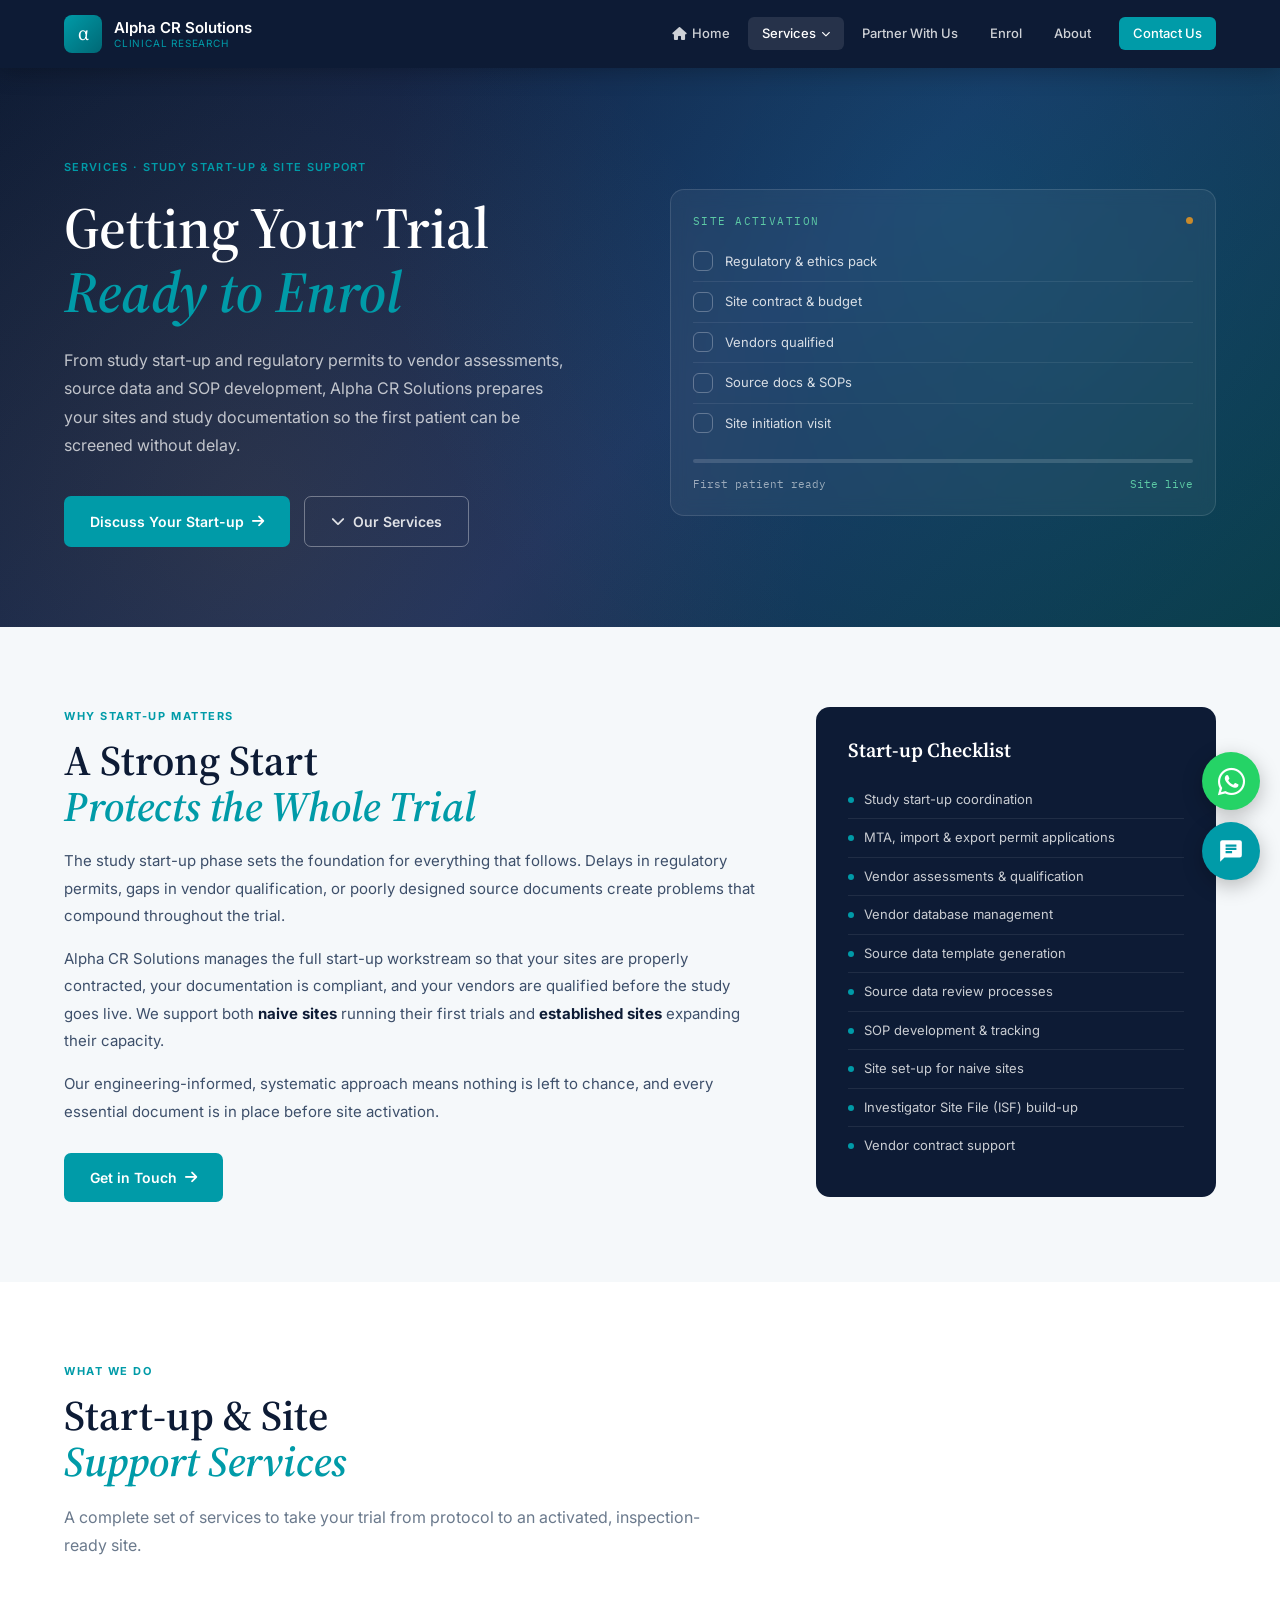
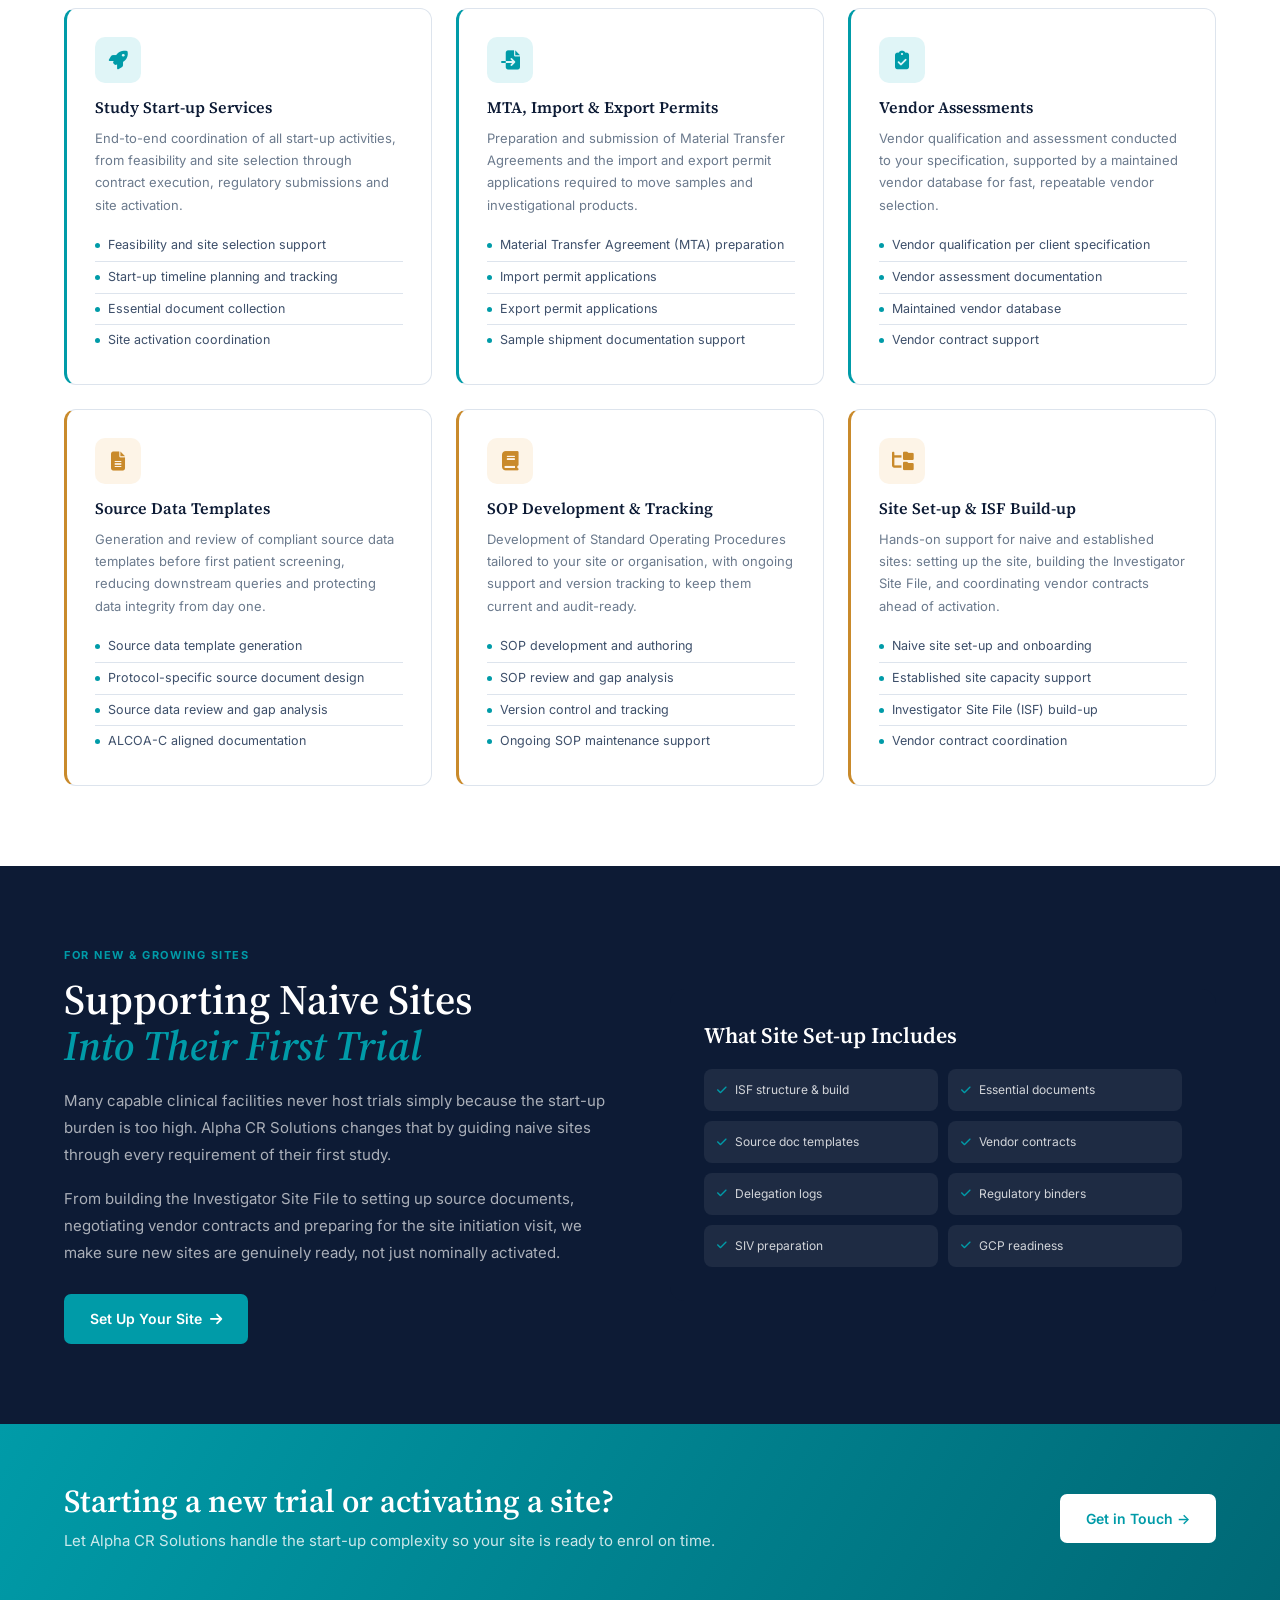
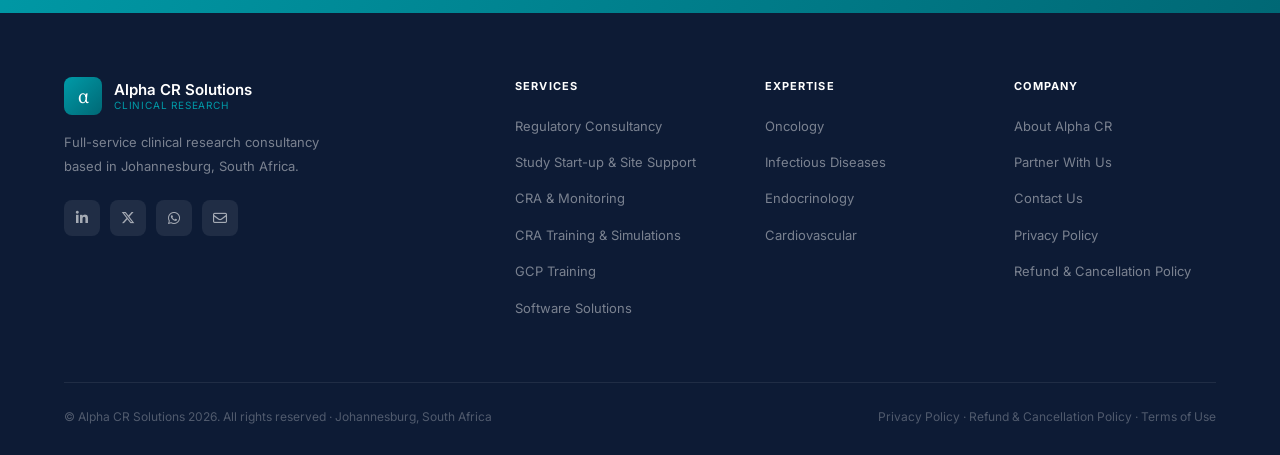
<file: study-startup.html>
<!DOCTYPE html>
<html lang="en">
<head>
<meta charset="UTF-8">
<meta name="viewport" content="width=device-width, initial-scale=1.0">
<title>Study Start-up &amp; Site Support | Alpha CR Solutions</title>
<meta name="description" content="Study start-up services, MTA and import/export permits, vendor assessments, source data and SOP development, and site set-up support for clinical trials in South Africa.">
<link href="https://fonts.googleapis.com/css2?family=Source+Serif+4:ital,wght@0,400;0,600;0,700;1,400;1,600&family=Inter:wght@300;400;500;600;700&family=IBM+Plex+Mono:wght@400;500;600&display=swap" rel="stylesheet">
<link rel="stylesheet" href="https://cdnjs.cloudflare.com/ajax/libs/font-awesome/6.5.0/css/all.min.css">
<link rel="stylesheet" href="main.css?v=2">
<link rel="icon" href="favicon.svg" type="image/svg+xml">
<link rel="icon" type="image/png" sizes="32x32" href="favicon-32x32.png">
<link rel="icon" type="image/png" sizes="96x96" href="favicon-96x96.png">
<link rel="icon" type="image/png" sizes="16x16" href="favicon-16x16.png">
<link rel="apple-touch-icon" href="apple-touch-icon.png">
<style>
.startup-card {
  background: var(--white); border: 1px solid var(--border);
  border-radius: 12px; padding: 28px;
  border-left: 3px solid var(--teal);
  transition: box-shadow .2s, transform .2s;
}
.startup-card:hover { box-shadow: var(--shadow-lg); transform: translateY(-3px); }
.startup-card.gold-left { border-left-color: var(--gold); }
.startup-card .sc-icon {
  width: 46px; height: 46px; border-radius: 10px;
  background: var(--teal-lt); color: var(--teal);
  display: flex; align-items: center; justify-content: center;
  font-size: 19px; margin-bottom: 16px;
}
.startup-card.gold-left .sc-icon { background: var(--gold-lt); color: var(--gold); }
.startup-card h3 { font-size: 16px; color: var(--navy); margin-bottom: 10px; }
.startup-card p { font-size: 13px; color: var(--gray); line-height: 1.72; margin-bottom: 14px; }
</style>
<style>
/* Signature: site-activation checklist */
.sig-card{background:rgba(255,255,255,.05);border:1px solid rgba(255,255,255,.12);border-radius:14px;padding:22px;backdrop-filter:blur(8px);align-self:center;}
.sig-head{display:flex;align-items:center;justify-content:space-between;margin-bottom:12px;}
.sig-lbl{font-family:var(--font-mono);font-size:11px;letter-spacing:.13em;text-transform:uppercase;color:#5DCAA5;}
.sig-live{width:7px;height:7px;border-radius:50%;background:#C98A2B;animation:sig-blink 1.6s ease-in-out infinite;}
@keyframes sig-blink{50%{opacity:.25}}
.chk-row{display:flex;align-items:center;gap:12px;padding:9px 0;border-bottom:1px solid rgba(255,255,255,.08);}
.chk-row:last-child{border-bottom:none;}
.chk-box{width:20px;height:20px;border-radius:6px;border:1.5px solid rgba(255,255,255,.28);display:flex;align-items:center;justify-content:center;flex-shrink:0;background:transparent;}
.chk-box i{font-size:10px;color:#fff;opacity:0;}
.chk-name{font-size:13px;color:rgba(255,255,255,.82);}
.chk-row .chk-box,.chk-row .chk-box i{animation:chk-on 7s ease-in-out infinite;}
.chk-row .chk-box i{animation-name:chk-ck;}
.chk-row:nth-child(1) .chk-box,.chk-row:nth-child(1) .chk-box i{animation-delay:.4s}
.chk-row:nth-child(2) .chk-box,.chk-row:nth-child(2) .chk-box i{animation-delay:1.3s}
.chk-row:nth-child(3) .chk-box,.chk-row:nth-child(3) .chk-box i{animation-delay:2.2s}
.chk-row:nth-child(4) .chk-box,.chk-row:nth-child(4) .chk-box i{animation-delay:3.1s}
.chk-row:nth-child(5) .chk-box,.chk-row:nth-child(5) .chk-box i{animation-delay:4.0s}
@keyframes chk-on{0%,4%{background:transparent;border-color:rgba(255,255,255,.28)}9%,94%{background:var(--teal);border-color:var(--teal)}100%{background:transparent;border-color:rgba(255,255,255,.28)}}
@keyframes chk-ck{0%,5%{opacity:0}11%,94%{opacity:1}100%{opacity:0}}
.chk-prog{height:4px;border-radius:3px;background:rgba(255,255,255,.14);margin-top:16px;overflow:hidden;}
.chk-prog span{display:block;height:100%;width:0;background:linear-gradient(90deg,var(--teal),#E0A23C);animation:chk-grow 7s ease-in-out infinite;}
@keyframes chk-grow{0%,4%{width:0}86%,100%{width:100%}}
.chk-foot{display:flex;justify-content:space-between;margin-top:12px;font-family:var(--font-mono);font-size:11px;color:rgba(255,255,255,.55);}
.chk-foot .chk-pct{color:#5DCAA5;}
@media (prefers-reduced-motion:reduce){.sig-live{animation:none}.chk-box{background:var(--teal)!important;border-color:var(--teal)!important;animation:none}.chk-box i{opacity:1!important;animation:none}.chk-prog span{width:100%;animation:none}}
</style>
</head>
<body>

<!-- NAV -->
<nav class="site-nav">
  <a href="index.html" class="nav-logo">
    <div class="nav-logo-mark">α</div>
    <div class="nav-logo-text">Alpha CR Solutions<span>Clinical Research</span></div>
  </a>
  <ul class="nav-menu">
    <li><a href="index.html"><i class="fa-solid fa-house"></i> Home</a></li>
    <li class="active">
      <a href="#">Services <i class="fa-solid fa-chevron-down"></i></a>
      <ul class="nav-dropdown">
        <li><a href="regulatory-consultancy.html"><i class="fa-solid fa-shield-halved"></i>Regulatory Consultancy</a></li>
        <li><a href="study-startup.html"><i class="fa-solid fa-rocket"></i>Study Start-up &amp; Site Support</a></li>
        <li><a href="cra-monitoring.html"><i class="fa-solid fa-magnifying-glass-chart"></i>CRA &amp; Monitoring</a></li>
        <li><a href="cra-training.html"><i class="fa-solid fa-user-graduate"></i>CRA Training &amp; Simulations</a></li>
        <li><a href="gcp-training.html"><i class="fa-solid fa-graduation-cap"></i>GCP Training</a></li>
        <li><a href="software.html"><i class="fa-solid fa-laptop-code"></i>Software Solutions</a></li>
      </ul>
    </li>
    <li><a href="partner-with-us.html">Partner With Us</a></li>
    <li><a href="enrolment.html">Enrol</a></li>
    <li><a href="about.html">About</a></li>
    <li><a href="contact.html" class="nav-cta">Contact Us</a></li>
  </ul>
  <button class="nav-hamburger" id="nav-burger"><span></span><span></span><span></span></button>
</nav>
<nav class="nav-mobile" id="nav-mobile">
  <a href="index.html">Home</a>
  <span class="mob-section">Services</span>
  <a href="regulatory-consultancy.html">Regulatory Consultancy</a>
  <a href="study-startup.html">Study Start-up &amp; Site Support</a>
  <a href="cra-monitoring.html">CRA &amp; Monitoring</a>
  <a href="cra-training.html">CRA Training &amp; Simulations</a>
  <a href="gcp-training.html">GCP Training</a>
  <a href="software.html">Software Solutions</a>
  <a href="partner-with-us.html">Partner With Us</a>
  <a href="enrolment.html">Enrol</a>
  <span class="mob-section">Company</span>
  <a href="about.html">About Us</a>
  <a href="contact.html" class="mob-cta">Contact Us</a>
</nav>

<!-- HERO -->
<section class="hero hero-split">
  <div class="hero-inner">
    <div>
      <p class="hero-breadcrumb">Services · Study Start-up &amp; Site Support</p>
      <h1>Getting Your Trial<br><em>Ready to Enrol</em></h1>
      <p class="hero-sub">From study start-up and regulatory permits to vendor assessments, source data and SOP development, Alpha CR Solutions prepares your sites and study documentation so the first patient can be screened without delay.</p>
      <div class="hero-actions">
        <a href="contact.html" class="btn btn-primary">Discuss Your Start-up <i class="fa-solid fa-arrow-right"></i></a>
        <a href="#services" class="btn btn-ghost"><i class="fa-solid fa-chevron-down"></i> Our Services</a>
      </div>
    </div>
    <div class="sig-card">
      <div class="sig-head"><span class="sig-lbl">Site Activation</span><span class="sig-live"></span></div>
      <div class="chk">
        <div class="chk-row"><span class="chk-box"><i class="fa-solid fa-check"></i></span><span class="chk-name">Regulatory &amp; ethics pack</span></div>
        <div class="chk-row"><span class="chk-box"><i class="fa-solid fa-check"></i></span><span class="chk-name">Site contract &amp; budget</span></div>
        <div class="chk-row"><span class="chk-box"><i class="fa-solid fa-check"></i></span><span class="chk-name">Vendors qualified</span></div>
        <div class="chk-row"><span class="chk-box"><i class="fa-solid fa-check"></i></span><span class="chk-name">Source docs &amp; SOPs</span></div>
        <div class="chk-row"><span class="chk-box"><i class="fa-solid fa-check"></i></span><span class="chk-name">Site initiation visit</span></div>
      </div>
      <div class="chk-prog"><span></span></div>
      <div class="chk-foot"><span>First patient ready</span><span class="chk-pct">Site live</span></div>
    </div>
  </div>
</section>

<!-- INTRO -->
<section class="bg-off">
  <div class="section-inner intro-grid">
    <div class="intro-body">
      <span class="section-label">Why Start-up Matters</span>
      <h2 class="section-title">A Strong Start<br><em>Protects the Whole Trial</em></h2>
      <p>The study start-up phase sets the foundation for everything that follows. Delays in regulatory permits, gaps in vendor qualification, or poorly designed source documents create problems that compound throughout the trial.</p>
      <p>Alpha CR Solutions manages the full start-up workstream so that your sites are properly contracted, your documentation is compliant, and your vendors are qualified before the study goes live. We support both <strong>naive sites</strong> running their first trials and <strong>established sites</strong> expanding their capacity.</p>
      <p>Our engineering-informed, systematic approach means nothing is left to chance, and every essential document is in place before site activation.</p>
      <a href="contact.html" class="btn btn-primary" style="margin-top:12px;">Get in Touch <i class="fa-solid fa-arrow-right"></i></a>
    </div>
    <div class="capability-card">
      <h3>Start-up Checklist</h3>
      <ul class="cap-list">
        <li><span class="cap-dot"></span>Study start-up coordination</li>
        <li><span class="cap-dot"></span>MTA, import &amp; export permit applications</li>
        <li><span class="cap-dot"></span>Vendor assessments &amp; qualification</li>
        <li><span class="cap-dot"></span>Vendor database management</li>
        <li><span class="cap-dot"></span>Source data template generation</li>
        <li><span class="cap-dot"></span>Source data review processes</li>
        <li><span class="cap-dot"></span>SOP development &amp; tracking</li>
        <li><span class="cap-dot"></span>Site set-up for naive sites</li>
        <li><span class="cap-dot"></span>Investigator Site File (ISF) build-up</li>
        <li><span class="cap-dot"></span>Vendor contract support</li>
      </ul>
    </div>
  </div>
</section>

<!-- SERVICES -->
<section class="bg-white" id="services">
  <div class="section-inner">
    <span class="section-label">What We Do</span>
    <h2 class="section-title">Start-up &amp; Site<br><em>Support Services</em></h2>
    <p class="section-lead">A complete set of services to take your trial from protocol to an activated, inspection-ready site.</p>
    <div class="cards-grid-3" style="margin-top:48px;">

      <div class="startup-card">
        <div class="sc-icon"><i class="fa-solid fa-rocket"></i></div>
        <h3>Study Start-up Services</h3>
        <p>End-to-end coordination of all start-up activities, from feasibility and site selection through contract execution, regulatory submissions and site activation.</p>
        <ul class="service-list">
          <li>Feasibility and site selection support</li>
          <li>Start-up timeline planning and tracking</li>
          <li>Essential document collection</li>
          <li>Site activation coordination</li>
        </ul>
      </div>

      <div class="startup-card">
        <div class="sc-icon"><i class="fa-solid fa-file-import"></i></div>
        <h3>MTA, Import &amp; Export Permits</h3>
        <p>Preparation and submission of Material Transfer Agreements and the import and export permit applications required to move samples and investigational products.</p>
        <ul class="service-list">
          <li>Material Transfer Agreement (MTA) preparation</li>
          <li>Import permit applications</li>
          <li>Export permit applications</li>
          <li>Sample shipment documentation support</li>
        </ul>
      </div>

      <div class="startup-card">
        <div class="sc-icon"><i class="fa-solid fa-clipboard-check"></i></div>
        <h3>Vendor Assessments</h3>
        <p>Vendor qualification and assessment conducted to your specification, supported by a maintained vendor database for fast, repeatable vendor selection.</p>
        <ul class="service-list">
          <li>Vendor qualification per client specification</li>
          <li>Vendor assessment documentation</li>
          <li>Maintained vendor database</li>
          <li>Vendor contract support</li>
        </ul>
      </div>

      <div class="startup-card gold-left">
        <div class="sc-icon"><i class="fa-solid fa-file-lines"></i></div>
        <h3>Source Data Templates</h3>
        <p>Generation and review of compliant source data templates before first patient screening, reducing downstream queries and protecting data integrity from day one.</p>
        <ul class="service-list">
          <li>Source data template generation</li>
          <li>Protocol-specific source document design</li>
          <li>Source data review and gap analysis</li>
          <li>ALCOA-C aligned documentation</li>
        </ul>
      </div>

      <div class="startup-card gold-left">
        <div class="sc-icon"><i class="fa-solid fa-book"></i></div>
        <h3>SOP Development &amp; Tracking</h3>
        <p>Development of Standard Operating Procedures tailored to your site or organisation, with ongoing support and version tracking to keep them current and audit-ready.</p>
        <ul class="service-list">
          <li>SOP development and authoring</li>
          <li>SOP review and gap analysis</li>
          <li>Version control and tracking</li>
          <li>Ongoing SOP maintenance support</li>
        </ul>
      </div>

      <div class="startup-card gold-left">
        <div class="sc-icon"><i class="fa-solid fa-folder-tree"></i></div>
        <h3>Site Set-up &amp; ISF Build-up</h3>
        <p>Hands-on support for naive and established sites: setting up the site, building the Investigator Site File, and coordinating vendor contracts ahead of activation.</p>
        <ul class="service-list">
          <li>Naive site set-up and onboarding</li>
          <li>Established site capacity support</li>
          <li>Investigator Site File (ISF) build-up</li>
          <li>Vendor contract coordination</li>
        </ul>
      </div>

    </div>
  </div>
</section>

<!-- NAIVE SITE SUPPORT -->
<section class="bg-navy">
  <div class="section-inner">
    <div style="display:grid;grid-template-columns:1fr 1fr;gap:60px;align-items:center;">
      <div>
        <span class="section-label">For New &amp; Growing Sites</span>
        <h2 class="section-title" style="color:#fff;">Supporting Naive Sites<br><em>Into Their First Trial</em></h2>
        <p style="font-size:15px;color:rgba(255,255,255,.65);line-height:1.82;margin-bottom:16px;">Many capable clinical facilities never host trials simply because the start-up burden is too high. Alpha CR Solutions changes that by guiding naive sites through every requirement of their first study.</p>
        <p style="font-size:15px;color:rgba(255,255,255,.65);line-height:1.82;margin-bottom:28px;">From building the Investigator Site File to setting up source documents, negotiating vendor contracts and preparing for the site initiation visit, we make sure new sites are genuinely ready, not just nominally activated.</p>
        <a href="contact.html" class="btn btn-primary">Set Up Your Site <i class="fa-solid fa-arrow-right"></i></a>
      </div>
      <div class="gcp-highlight">
        <h3>What Site Set-up Includes</h3>
        <ul class="gcp-modules">
          <li><i class="fa-solid fa-check"></i>ISF structure &amp; build</li>
          <li><i class="fa-solid fa-check"></i>Essential documents</li>
          <li><i class="fa-solid fa-check"></i>Source doc templates</li>
          <li><i class="fa-solid fa-check"></i>Vendor contracts</li>
          <li><i class="fa-solid fa-check"></i>Delegation logs</li>
          <li><i class="fa-solid fa-check"></i>Regulatory binders</li>
          <li><i class="fa-solid fa-check"></i>SIV preparation</li>
          <li><i class="fa-solid fa-check"></i>GCP readiness</li>
        </ul>
      </div>
    </div>
  </div>
</section>

<!-- CTA -->
<section class="cta-banner">
  <div class="cta-banner-inner">
    <div class="cta-text">
      <h2>Starting a new trial or activating a site?</h2>
      <p>Let Alpha CR Solutions handle the start-up complexity so your site is ready to enrol on time.</p>
    </div>
    <a href="contact.html" class="btn btn-white">Get in Touch →</a>
  </div>
</section>

<!-- FOOTER -->
<footer class="site-footer">
  <div class="footer-grid">
    <div class="footer-brand">
      <a href="index.html" class="nav-logo" style="margin-bottom:4px;">
        <div class="nav-logo-mark">α</div>
        <div class="nav-logo-text" style="color:#fff;">Alpha CR Solutions<span>Clinical Research</span></div>
      </a>
      <p>Full-service clinical research consultancy based in Johannesburg, South Africa.</p>
      <div class="social-links">
        <a href="https://www.linkedin.com/company/alpha-cr-solutions/" target="_blank" rel="noopener"><i class="fa-brands fa-linkedin-in"></i></a>
        <a href="https://x.com/acrsoln" target="_blank" rel="noopener" aria-label="X / Twitter"><i class="fa-brands fa-x-twitter"></i></a>
        <a href="https://wa.me/27608837967" target="_blank" rel="noopener" aria-label="WhatsApp"><i class="fa-brands fa-whatsapp"></i></a>
        <a href="mailto:enquiries@alphacrsolutions.co.za"><i class="fa-regular fa-envelope"></i></a>
      </div>
    </div>
    <div class="footer-col"><h4>Services</h4><ul>
      <li><a href="regulatory-consultancy.html">Regulatory Consultancy</a></li>
      <li><a href="study-startup.html">Study Start-up &amp; Site Support</a></li>
      <li><a href="cra-monitoring.html">CRA &amp; Monitoring</a></li>
      <li><a href="cra-training.html">CRA Training &amp; Simulations</a></li>
      <li><a href="gcp-training.html">GCP Training</a></li>
      <li><a href="software.html">Software Solutions</a></li>
    </ul></div>
    <div class="footer-col"><h4>Expertise</h4><ul>
      <li><a href="#">Oncology</a></li><li><a href="#">Infectious Diseases</a></li>
      <li><a href="#">Endocrinology</a></li><li><a href="#">Cardiovascular</a></li>
    </ul></div>
    <div class="footer-col"><h4>Company</h4><ul>
      <li><a href="about.html">About Alpha CR</a></li>
      <li><a href="partner-with-us.html">Partner With Us</a></li>
      <li><a href="contact.html">Contact Us</a></li>
      <li><a href="privacy-policy.html">Privacy Policy</a></li>
      <li><a href="refund-and-cancellation-policy.html">Refund &amp; Cancellation Policy</a></li>
    </ul></div>
  </div>
  <div class="footer-bottom">
    <span>© Alpha CR Solutions 2026. All rights reserved · Johannesburg, South Africa</span>
    <span><a href="privacy-policy.html">Privacy Policy</a> · <a href="refund-and-cancellation-policy.html">Refund &amp; Cancellation Policy</a> · <a href="terms-of-use.html">Terms of Use</a></span>
  </div>
</footer>
<script src="main.js?v=2"></script>
<script src="chat-widget.js?v=4" defer></script>
</body>
</html>
</file>
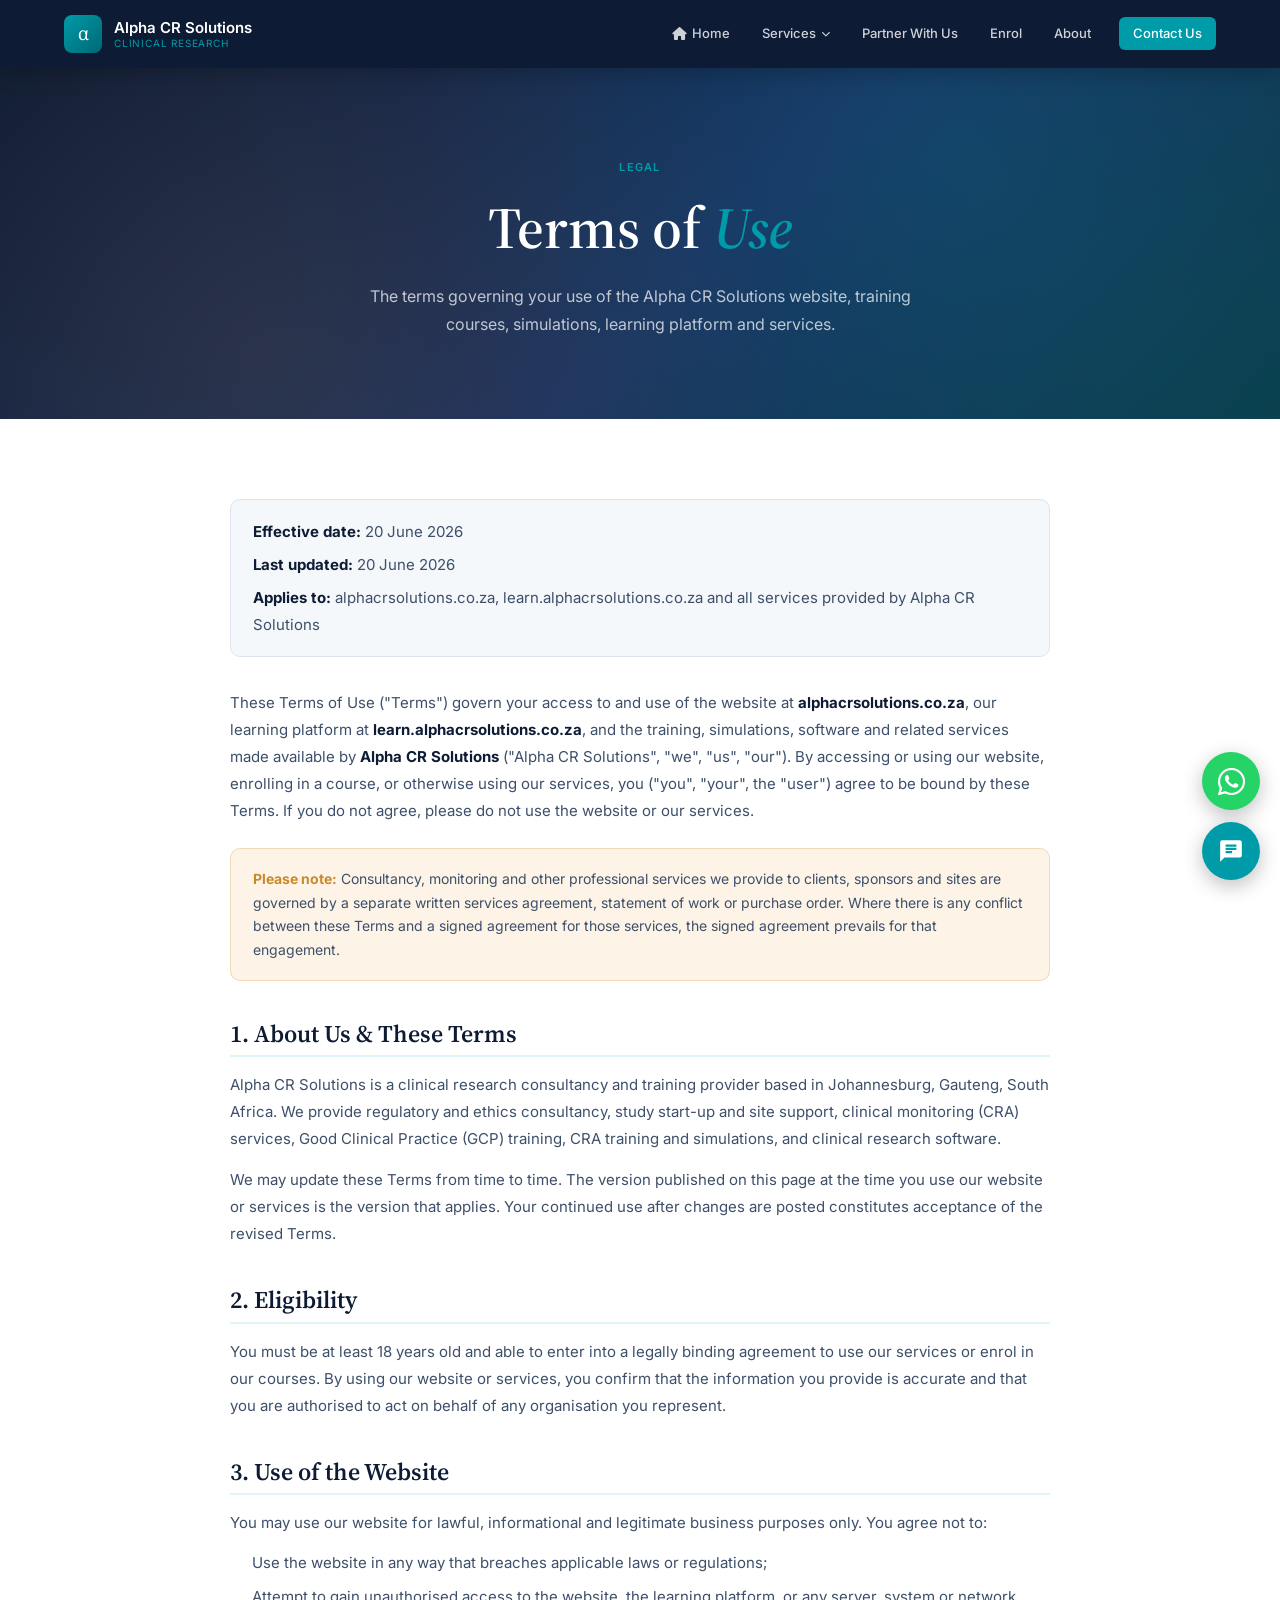
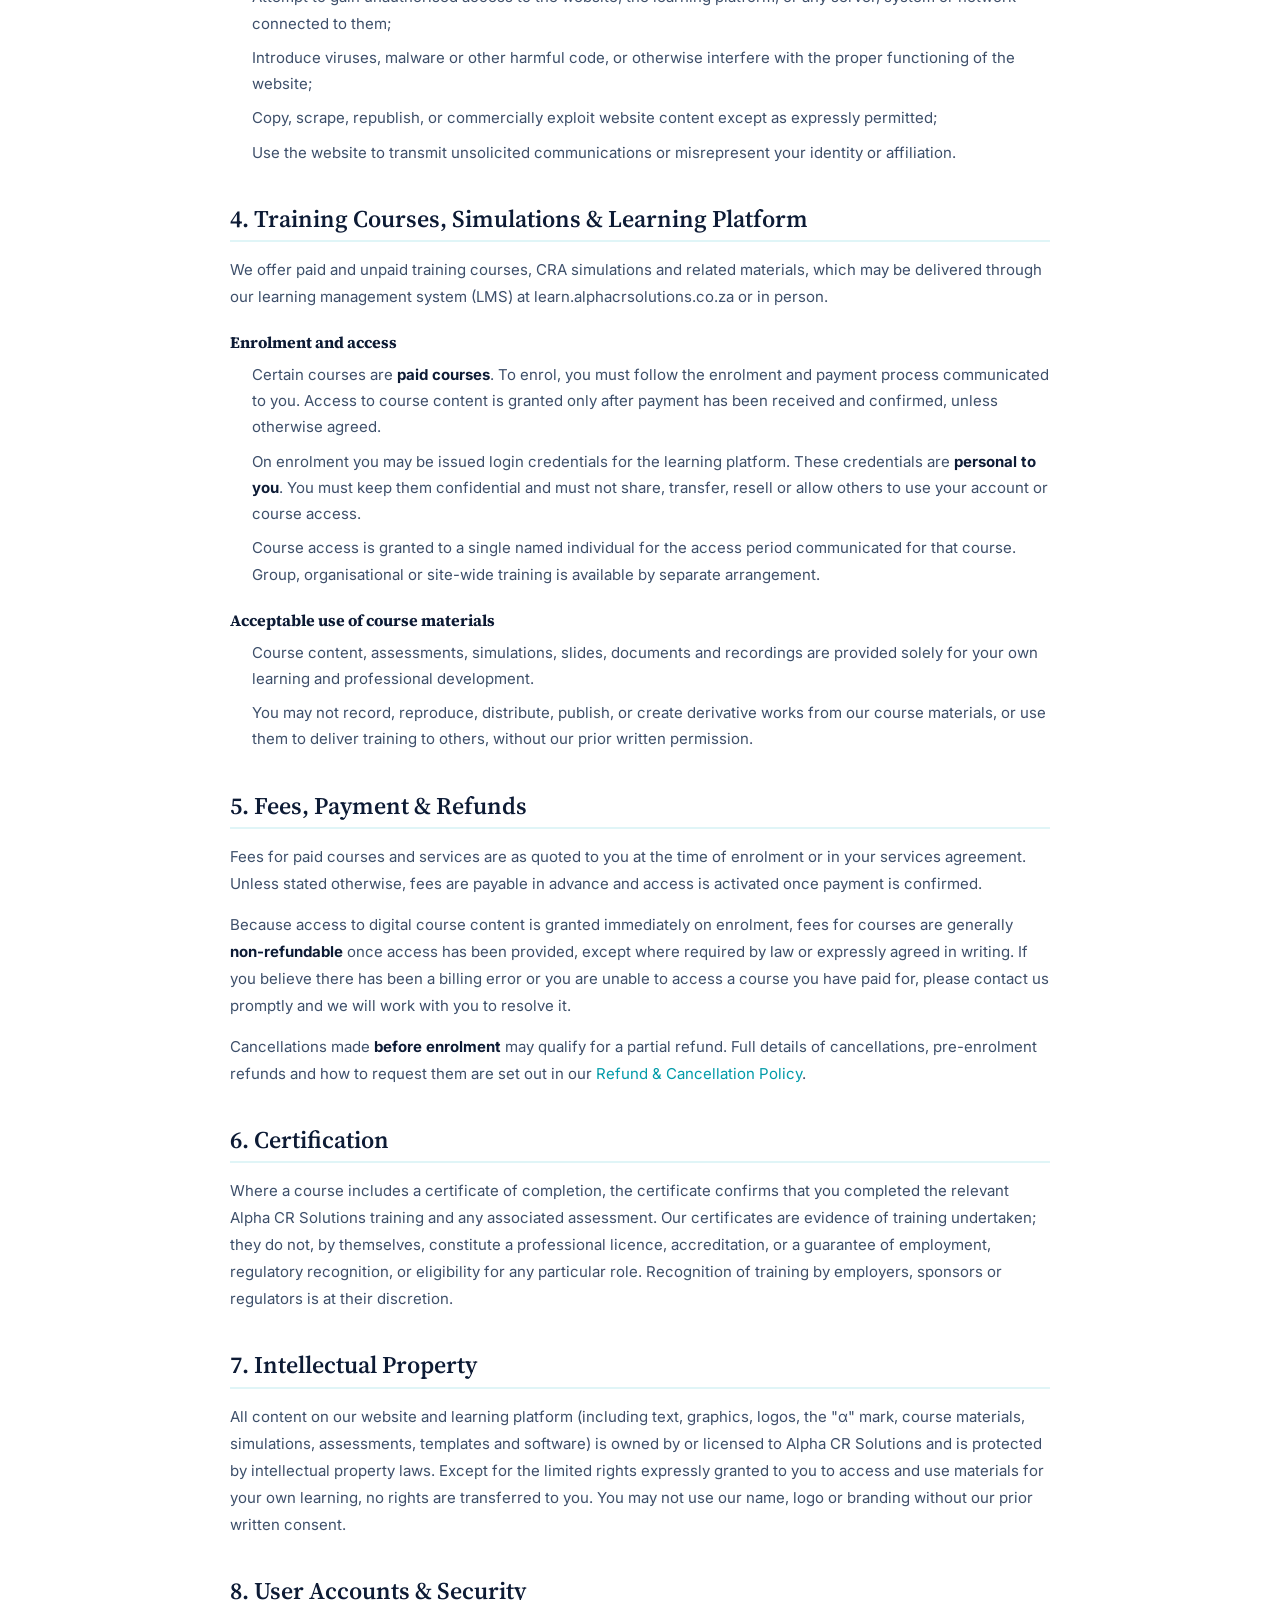
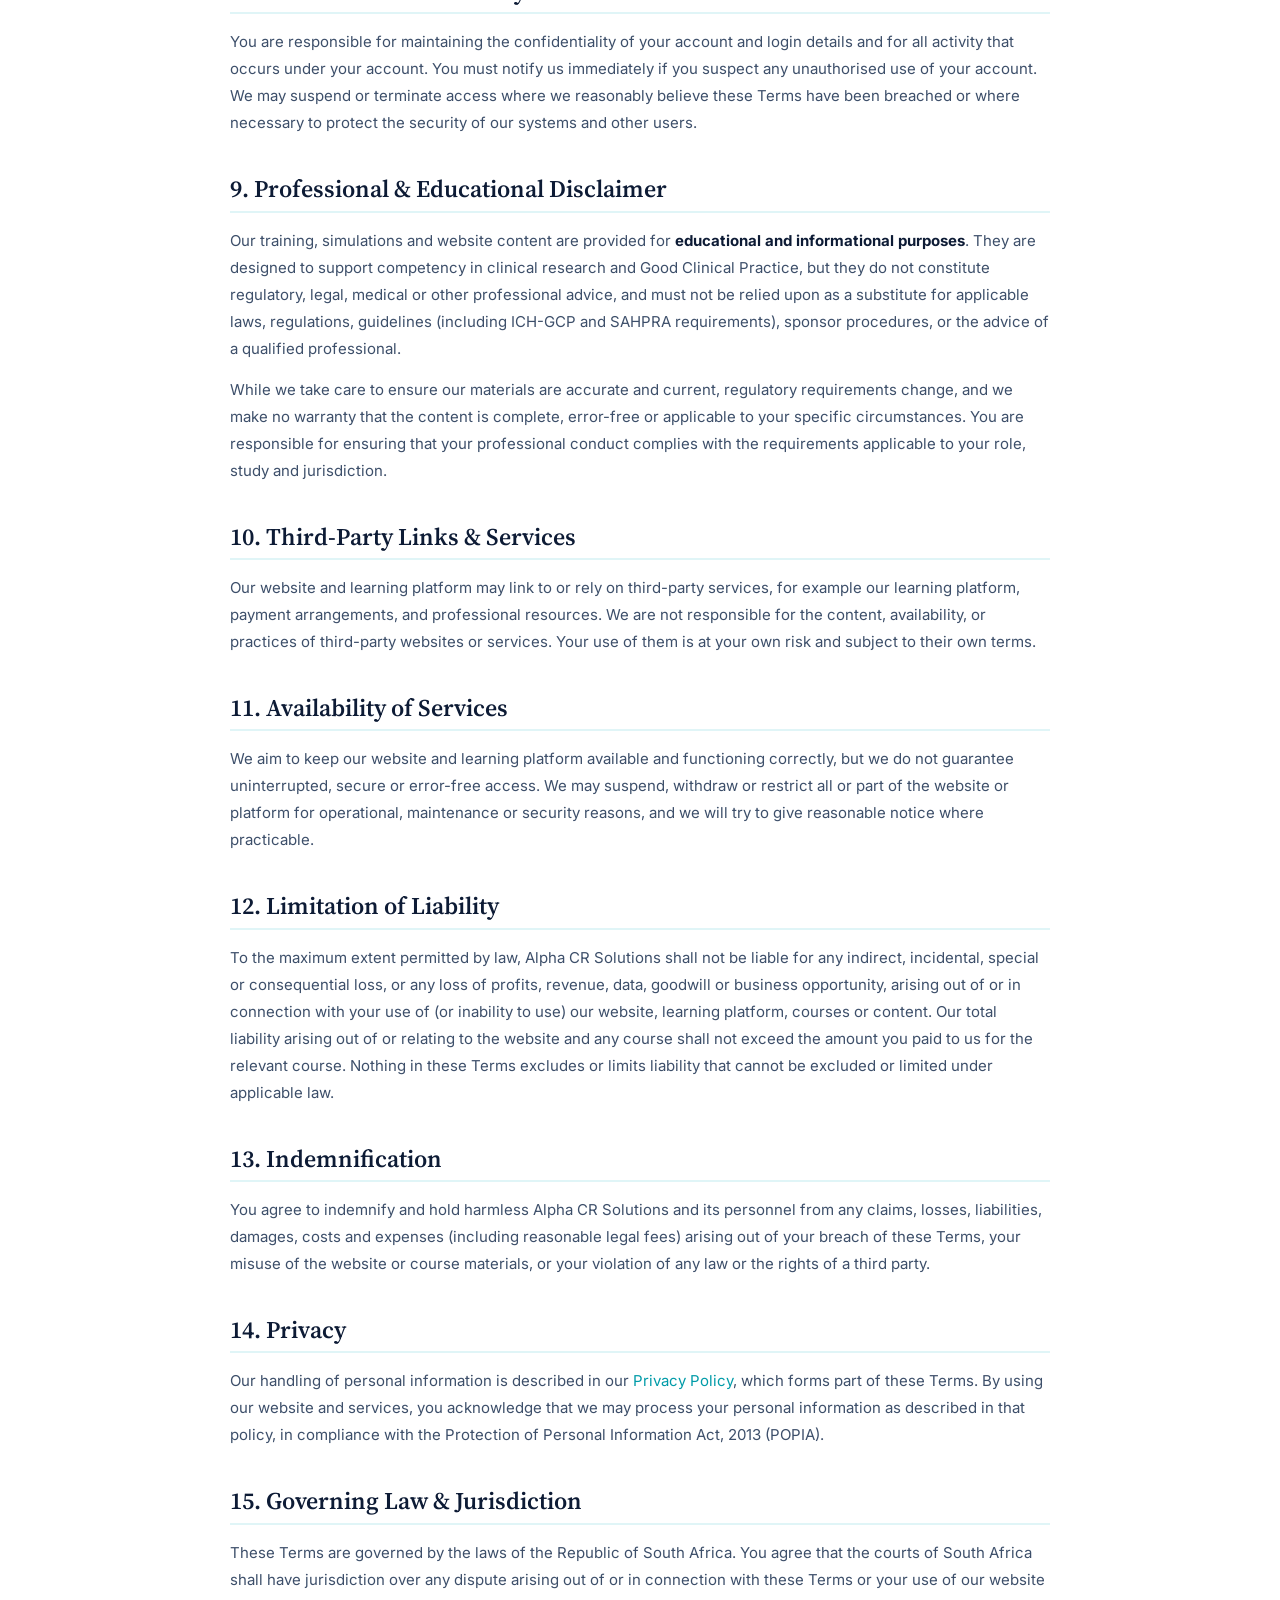
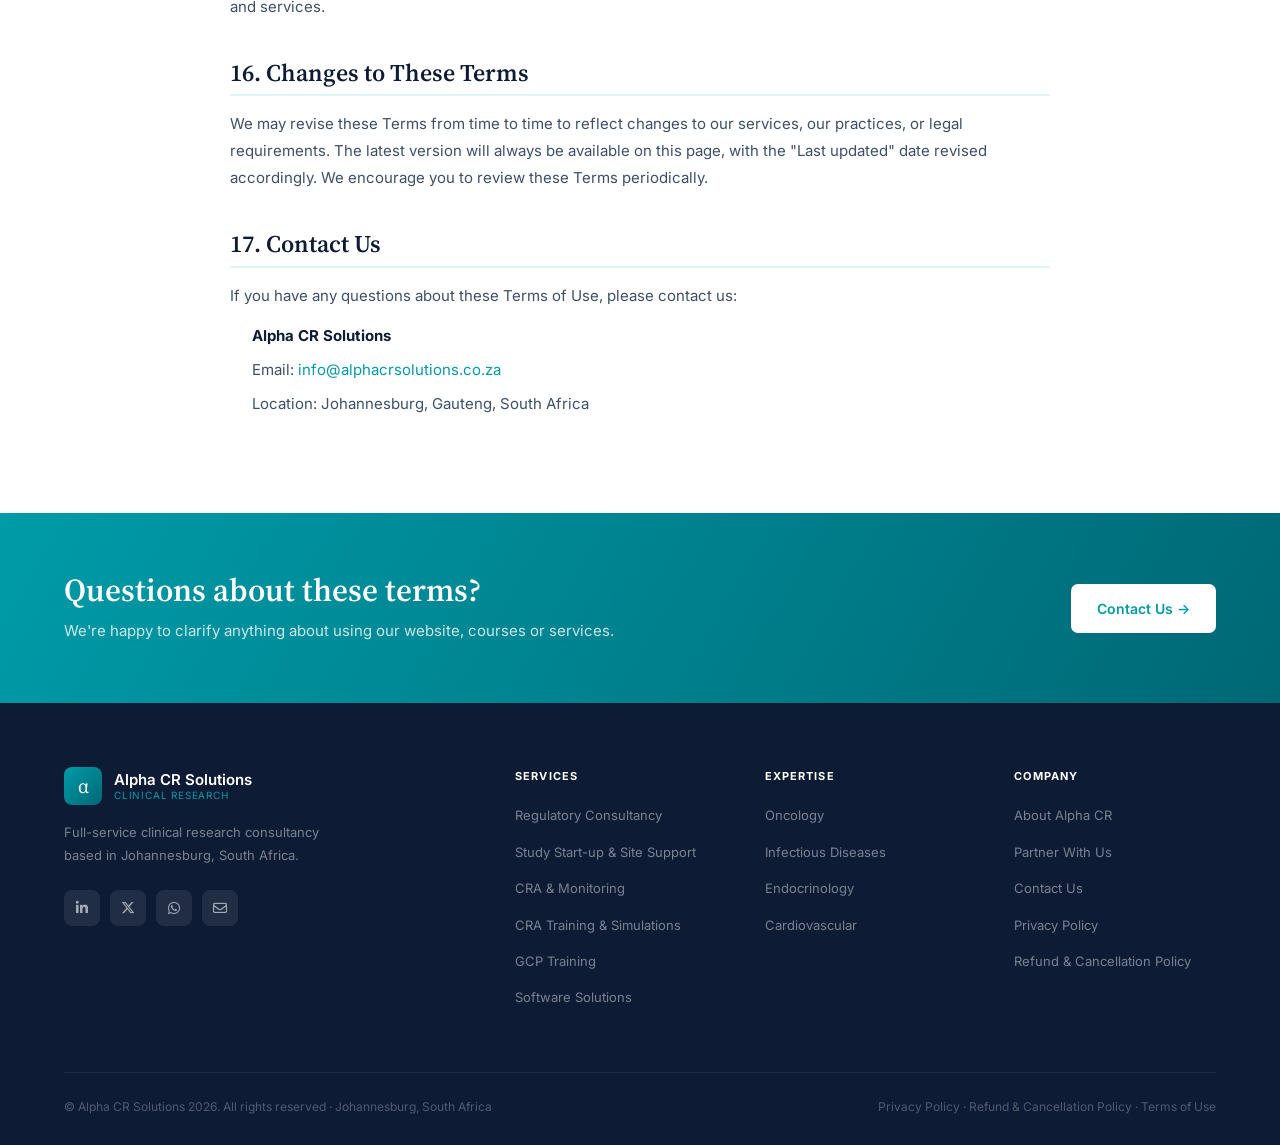
<file: terms-of-use.html>
<!DOCTYPE html>
<html lang="en">
<head>
<meta charset="UTF-8">
<meta name="viewport" content="width=device-width, initial-scale=1.0">
<title>Terms of Use | Alpha CR Solutions</title>
<meta name="description" content="Terms of Use for Alpha CR Solutions: the terms governing use of our website, training courses, simulations, learning platform and services.">
<link href="https://fonts.googleapis.com/css2?family=Source+Serif+4:ital,wght@0,400;0,600;0,700;1,400;1,600&family=Inter:wght@300;400;500;600;700&family=IBM+Plex+Mono:wght@400;500;600&display=swap" rel="stylesheet">
<link rel="stylesheet" href="https://cdnjs.cloudflare.com/ajax/libs/font-awesome/6.5.0/css/all.min.css">
<link rel="stylesheet" href="main.css?v=2">
<link rel="icon" href="favicon.svg" type="image/svg+xml">
<link rel="icon" type="image/png" sizes="32x32" href="favicon-32x32.png">
<link rel="icon" type="image/png" sizes="96x96" href="favicon-96x96.png">
<link rel="icon" type="image/png" sizes="16x16" href="favicon-16x16.png">
<link rel="apple-touch-icon" href="apple-touch-icon.png">
<style>
.legal-body { max-width: 820px; margin: 0 auto; }
.legal-body h2 {
  font-family: var(--font-serif); font-size: 24px; color: var(--navy);
  margin: 40px 0 14px; padding-bottom: 8px; border-bottom: 2px solid var(--teal-lt);
}
.legal-body h3 { font-size: 16px; font-weight: 700; color: var(--navy); margin: 24px 0 10px; }
.legal-body p { font-size: 15px; color: #3d4f6a; line-height: 1.8; margin-bottom: 14px; }
.legal-body ul { margin: 0 0 16px 0; padding-left: 22px; }
.legal-body ul li { font-size: 15px; color: #3d4f6a; line-height: 1.75; margin-bottom: 8px; }
.legal-body strong { color: var(--navy); }
.legal-body a { color: var(--teal); }
.legal-meta {
  background: var(--off); border: 1px solid var(--border); border-radius: 10px;
  padding: 18px 22px; margin-bottom: 32px; font-size: 14px; color: var(--gray);
}
.legal-meta strong { color: var(--navy); }
.legal-note {
  background: var(--gold-lt); border: 1px solid rgba(201,138,43,.25);
  border-radius: 10px; padding: 18px 22px; margin: 24px 0;
  font-size: 14px; color: #3d4f6a; line-height: 1.7;
}
.legal-note strong { color: var(--gold); }
</style>
</head>
<body>

<!-- NAV -->
<nav class="site-nav">
  <a href="index.html" class="nav-logo">
    <div class="nav-logo-mark">α</div>
    <div class="nav-logo-text">Alpha CR Solutions<span>Clinical Research</span></div>
  </a>
  <ul class="nav-menu">
    <li><a href="index.html"><i class="fa-solid fa-house"></i> Home</a></li>
    <li>
      <a href="#">Services <i class="fa-solid fa-chevron-down"></i></a>
      <ul class="nav-dropdown">
        <li><a href="regulatory-consultancy.html"><i class="fa-solid fa-shield-halved"></i>Regulatory Consultancy</a></li>
        <li><a href="study-startup.html"><i class="fa-solid fa-rocket"></i>Study Start-up &amp; Site Support</a></li>
        <li><a href="cra-monitoring.html"><i class="fa-solid fa-magnifying-glass-chart"></i>CRA &amp; Monitoring</a></li>
        <li><a href="cra-training.html"><i class="fa-solid fa-user-graduate"></i>CRA Training &amp; Simulations</a></li>
        <li><a href="gcp-training.html"><i class="fa-solid fa-graduation-cap"></i>GCP Training</a></li>
        <li><a href="software.html"><i class="fa-solid fa-laptop-code"></i>Software Solutions</a></li>
      </ul>
    </li>
    <li><a href="partner-with-us.html">Partner With Us</a></li>
    <li><a href="enrolment.html">Enrol</a></li>
    <li><a href="about.html">About</a></li>
    <li><a href="contact.html" class="nav-cta">Contact Us</a></li>
  </ul>
  <button class="nav-hamburger" id="nav-burger"><span></span><span></span><span></span></button>
</nav>
<nav class="nav-mobile" id="nav-mobile">
  <a href="index.html">Home</a>
  <span class="mob-section">Services</span>
  <a href="regulatory-consultancy.html">Regulatory Consultancy</a>
  <a href="study-startup.html">Study Start-up &amp; Site Support</a>
  <a href="cra-monitoring.html">CRA &amp; Monitoring</a>
  <a href="cra-training.html">CRA Training &amp; Simulations</a>
  <a href="gcp-training.html">GCP Training</a>
  <a href="software.html">Software Solutions</a>
  <a href="partner-with-us.html">Partner With Us</a>
  <a href="enrolment.html">Enrol</a>
  <span class="mob-section">Company</span>
  <a href="about.html">About Us</a>
  <a href="contact.html" class="mob-cta">Contact Us</a>
</nav>

<!-- HERO -->
<section class="hero">
  <div class="hero-inner" style="max-width:820px;margin:0 auto;text-align:center;">
    <p class="hero-breadcrumb">Legal</p>
    <h1>Terms of <em>Use</em></h1>
    <p class="hero-sub" style="margin:0 auto;max-width:560px;">The terms governing your use of the Alpha CR Solutions website, training courses, simulations, learning platform and services.</p>
  </div>
</section>

<!-- BODY -->
<section class="bg-white">
  <div class="section-inner">
    <div class="legal-body">

      <div class="legal-meta">
        <p style="margin:0;"><strong>Effective date:</strong> 20 June 2026</p>
        <p style="margin:6px 0 0;"><strong>Last updated:</strong> 20 June 2026</p>
        <p style="margin:6px 0 0;"><strong>Applies to:</strong> alphacrsolutions.co.za, learn.alphacrsolutions.co.za and all services provided by Alpha CR Solutions</p>
      </div>

      <p>These Terms of Use ("Terms") govern your access to and use of the website at <strong>alphacrsolutions.co.za</strong>, our learning platform at <strong>learn.alphacrsolutions.co.za</strong>, and the training, simulations, software and related services made available by <strong>Alpha CR Solutions</strong> ("Alpha CR Solutions", "we", "us", "our"). By accessing or using our website, enrolling in a course, or otherwise using our services, you ("you", "your", the "user") agree to be bound by these Terms. If you do not agree, please do not use the website or our services.</p>

      <div class="legal-note">
        <strong>Please note:</strong> Consultancy, monitoring and other professional services we provide to clients, sponsors and sites are governed by a separate written services agreement, statement of work or purchase order. Where there is any conflict between these Terms and a signed agreement for those services, the signed agreement prevails for that engagement.
      </div>

      <h2>1. About Us &amp; These Terms</h2>
      <p>Alpha CR Solutions is a clinical research consultancy and training provider based in Johannesburg, Gauteng, South Africa. We provide regulatory and ethics consultancy, study start-up and site support, clinical monitoring (CRA) services, Good Clinical Practice (GCP) training, CRA training and simulations, and clinical research software.</p>
      <p>We may update these Terms from time to time. The version published on this page at the time you use our website or services is the version that applies. Your continued use after changes are posted constitutes acceptance of the revised Terms.</p>

      <h2>2. Eligibility</h2>
      <p>You must be at least 18 years old and able to enter into a legally binding agreement to use our services or enrol in our courses. By using our website or services, you confirm that the information you provide is accurate and that you are authorised to act on behalf of any organisation you represent.</p>

      <h2>3. Use of the Website</h2>
      <p>You may use our website for lawful, informational and legitimate business purposes only. You agree not to:</p>
      <ul>
        <li>Use the website in any way that breaches applicable laws or regulations;</li>
        <li>Attempt to gain unauthorised access to the website, the learning platform, or any server, system or network connected to them;</li>
        <li>Introduce viruses, malware or other harmful code, or otherwise interfere with the proper functioning of the website;</li>
        <li>Copy, scrape, republish, or commercially exploit website content except as expressly permitted;</li>
        <li>Use the website to transmit unsolicited communications or misrepresent your identity or affiliation.</li>
      </ul>

      <h2>4. Training Courses, Simulations &amp; Learning Platform</h2>
      <p>We offer paid and unpaid training courses, CRA simulations and related materials, which may be delivered through our learning management system (LMS) at learn.alphacrsolutions.co.za or in person.</p>
      <h3>Enrolment and access</h3>
      <ul>
        <li>Certain courses are <strong>paid courses</strong>. To enrol, you must follow the enrolment and payment process communicated to you. Access to course content is granted only after payment has been received and confirmed, unless otherwise agreed.</li>
        <li>On enrolment you may be issued login credentials for the learning platform. These credentials are <strong>personal to you</strong>. You must keep them confidential and must not share, transfer, resell or allow others to use your account or course access.</li>
        <li>Course access is granted to a single named individual for the access period communicated for that course. Group, organisational or site-wide training is available by separate arrangement.</li>
      </ul>
      <h3>Acceptable use of course materials</h3>
      <ul>
        <li>Course content, assessments, simulations, slides, documents and recordings are provided solely for your own learning and professional development.</li>
        <li>You may not record, reproduce, distribute, publish, or create derivative works from our course materials, or use them to deliver training to others, without our prior written permission.</li>
      </ul>

      <h2>5. Fees, Payment &amp; Refunds</h2>
      <p>Fees for paid courses and services are as quoted to you at the time of enrolment or in your services agreement. Unless stated otherwise, fees are payable in advance and access is activated once payment is confirmed.</p>
      <p>Because access to digital course content is granted immediately on enrolment, fees for courses are generally <strong>non-refundable</strong> once access has been provided, except where required by law or expressly agreed in writing. If you believe there has been a billing error or you are unable to access a course you have paid for, please contact us promptly and we will work with you to resolve it.</p>
      <p>Cancellations made <strong>before enrolment</strong> may qualify for a partial refund. Full details of cancellations, pre-enrolment refunds and how to request them are set out in our <a href="refund-and-cancellation-policy.html">Refund &amp; Cancellation Policy</a>.</p>

      <h2>6. Certification</h2>
      <p>Where a course includes a certificate of completion, the certificate confirms that you completed the relevant Alpha CR Solutions training and any associated assessment. Our certificates are evidence of training undertaken; they do not, by themselves, constitute a professional licence, accreditation, or a guarantee of employment, regulatory recognition, or eligibility for any particular role. Recognition of training by employers, sponsors or regulators is at their discretion.</p>

      <h2>7. Intellectual Property</h2>
      <p>All content on our website and learning platform (including text, graphics, logos, the "α" mark, course materials, simulations, assessments, templates and software) is owned by or licensed to Alpha CR Solutions and is protected by intellectual property laws. Except for the limited rights expressly granted to you to access and use materials for your own learning, no rights are transferred to you. You may not use our name, logo or branding without our prior written consent.</p>

      <h2>8. User Accounts &amp; Security</h2>
      <p>You are responsible for maintaining the confidentiality of your account and login details and for all activity that occurs under your account. You must notify us immediately if you suspect any unauthorised use of your account. We may suspend or terminate access where we reasonably believe these Terms have been breached or where necessary to protect the security of our systems and other users.</p>

      <h2>9. Professional &amp; Educational Disclaimer</h2>
      <p>Our training, simulations and website content are provided for <strong>educational and informational purposes</strong>. They are designed to support competency in clinical research and Good Clinical Practice, but they do not constitute regulatory, legal, medical or other professional advice, and must not be relied upon as a substitute for applicable laws, regulations, guidelines (including ICH-GCP and SAHPRA requirements), sponsor procedures, or the advice of a qualified professional.</p>
      <p>While we take care to ensure our materials are accurate and current, regulatory requirements change, and we make no warranty that the content is complete, error-free or applicable to your specific circumstances. You are responsible for ensuring that your professional conduct complies with the requirements applicable to your role, study and jurisdiction.</p>

      <h2>10. Third-Party Links &amp; Services</h2>
      <p>Our website and learning platform may link to or rely on third-party services, for example our learning platform, payment arrangements, and professional resources. We are not responsible for the content, availability, or practices of third-party websites or services. Your use of them is at your own risk and subject to their own terms.</p>

      <h2>11. Availability of Services</h2>
      <p>We aim to keep our website and learning platform available and functioning correctly, but we do not guarantee uninterrupted, secure or error-free access. We may suspend, withdraw or restrict all or part of the website or platform for operational, maintenance or security reasons, and we will try to give reasonable notice where practicable.</p>

      <h2>12. Limitation of Liability</h2>
      <p>To the maximum extent permitted by law, Alpha CR Solutions shall not be liable for any indirect, incidental, special or consequential loss, or any loss of profits, revenue, data, goodwill or business opportunity, arising out of or in connection with your use of (or inability to use) our website, learning platform, courses or content. Our total liability arising out of or relating to the website and any course shall not exceed the amount you paid to us for the relevant course. Nothing in these Terms excludes or limits liability that cannot be excluded or limited under applicable law.</p>

      <h2>13. Indemnification</h2>
      <p>You agree to indemnify and hold harmless Alpha CR Solutions and its personnel from any claims, losses, liabilities, damages, costs and expenses (including reasonable legal fees) arising out of your breach of these Terms, your misuse of the website or course materials, or your violation of any law or the rights of a third party.</p>

      <h2>14. Privacy</h2>
      <p>Our handling of personal information is described in our <a href="privacy-policy.html">Privacy Policy</a>, which forms part of these Terms. By using our website and services, you acknowledge that we may process your personal information as described in that policy, in compliance with the Protection of Personal Information Act, 2013 (POPIA).</p>

      <h2>15. Governing Law &amp; Jurisdiction</h2>
      <p>These Terms are governed by the laws of the Republic of South Africa. You agree that the courts of South Africa shall have jurisdiction over any dispute arising out of or in connection with these Terms or your use of our website and services.</p>

      <h2>16. Changes to These Terms</h2>
      <p>We may revise these Terms from time to time to reflect changes to our services, our practices, or legal requirements. The latest version will always be available on this page, with the "Last updated" date revised accordingly. We encourage you to review these Terms periodically.</p>

      <h2>17. Contact Us</h2>
      <p>If you have any questions about these Terms of Use, please contact us:</p>
      <ul>
        <li><strong>Alpha CR Solutions</strong></li>
        <li>Email: <a href="mailto:info@alphacrsolutions.co.za">info@alphacrsolutions.co.za</a></li>
        <li>Location: Johannesburg, Gauteng, South Africa</li>
      </ul>

    </div>
  </div>
</section>

<!-- CTA -->
<section class="cta-banner">
  <div class="cta-banner-inner">
    <div class="cta-text">
      <h2>Questions about these terms?</h2>
      <p>We're happy to clarify anything about using our website, courses or services.</p>
    </div>
    <a href="contact.html" class="btn btn-white">Contact Us →</a>
  </div>
</section>

<!-- FOOTER -->
<footer class="site-footer">
  <div class="footer-grid">
    <div class="footer-brand">
      <a href="index.html" class="nav-logo" style="margin-bottom:4px;">
        <div class="nav-logo-mark">α</div>
        <div class="nav-logo-text" style="color:#fff;">Alpha CR Solutions<span>Clinical Research</span></div>
      </a>
      <p>Full-service clinical research consultancy based in Johannesburg, South Africa.</p>
      <div class="social-links">
        <a href="https://www.linkedin.com/company/alpha-cr-solutions/" target="_blank" rel="noopener"><i class="fa-brands fa-linkedin-in"></i></a>
        <a href="https://x.com/acrsoln" target="_blank" rel="noopener" aria-label="X / Twitter"><i class="fa-brands fa-x-twitter"></i></a>
        <a href="https://wa.me/27608837967" target="_blank" rel="noopener" aria-label="WhatsApp"><i class="fa-brands fa-whatsapp"></i></a>
        <a href="mailto:enquiries@alphacrsolutions.co.za"><i class="fa-regular fa-envelope"></i></a>
      </div>
    </div>
    <div class="footer-col"><h4>Services</h4><ul>
      <li><a href="regulatory-consultancy.html">Regulatory Consultancy</a></li>
      <li><a href="study-startup.html">Study Start-up &amp; Site Support</a></li>
      <li><a href="cra-monitoring.html">CRA &amp; Monitoring</a></li>
      <li><a href="cra-training.html">CRA Training &amp; Simulations</a></li>
      <li><a href="gcp-training.html">GCP Training</a></li>
      <li><a href="software.html">Software Solutions</a></li>
    </ul></div>
    <div class="footer-col"><h4>Expertise</h4><ul>
      <li><a href="#">Oncology</a></li><li><a href="#">Infectious Diseases</a></li>
      <li><a href="#">Endocrinology</a></li><li><a href="#">Cardiovascular</a></li>
    </ul></div>
    <div class="footer-col"><h4>Company</h4><ul>
      <li><a href="about.html">About Alpha CR</a></li>
      <li><a href="partner-with-us.html">Partner With Us</a></li>
      <li><a href="contact.html">Contact Us</a></li>
      <li><a href="privacy-policy.html">Privacy Policy</a></li>
      <li><a href="refund-and-cancellation-policy.html">Refund &amp; Cancellation Policy</a></li>
    </ul></div>
  </div>
  <div class="footer-bottom">
    <span>© Alpha CR Solutions 2026. All rights reserved · Johannesburg, South Africa</span>
    <span><a href="privacy-policy.html">Privacy Policy</a> · <a href="refund-and-cancellation-policy.html">Refund &amp; Cancellation Policy</a> · <a href="terms-of-use.html">Terms of Use</a></span>
  </div>
</footer>
<script src="main.js?v=2"></script>
<script src="chat-widget.js?v=4" defer></script>
</body>
</html>
</file>
<file: main.css>
/* ================================================================
   ALPHA CR SOLUTIONS — MAIN STYLESHEET
   Fonts: Source Serif 4 (headlines) + Inter (body) + IBM Plex Mono
          (reference numbers, stats, data — reads as a document/
          registry code rather than decoration)
   Icons: Font Awesome 6
   ================================================================ */

/* ── Variables ─────────────────────────────────────────────────── */
:root {
  --navy:     #0D1B35;
  --navy-md:  #1a2f54;
  --teal:     #009BA8;
  --teal-dk:  #006875;
  --teal-lt:  #e0f5f7;
  --gold:     #C98A2B;
  --gold-lt:  #fdf4e7;
  --white:    #ffffff;
  --off:      #F5F8FA;
  --gray:     #6b7a8d;
  --gray-lt:  #9aabb8;
  --border:   #dde4ed;
  --text:     #1a2740;
  --radius:   10px;
  --shadow:   0 4px 24px rgba(0,0,0,0.07);
  --shadow-lg:0 12px 48px rgba(0,0,0,0.12);
  --font-serif: 'Source Serif 4', serif;
  --font-sans:  'Inter', sans-serif;
  --font-mono:  'IBM Plex Mono', monospace;
}

/* ── Reset & Base ──────────────────────────────────────────────── */
*, *::before, *::after { box-sizing: border-box; margin: 0; padding: 0; }
html { scroll-behavior: smooth; font-size: 16px; }
body {
  font-family: var(--font-sans);
  color: var(--text);
  background: var(--white);
  line-height: 1.65;
  -webkit-font-smoothing: antialiased;
  overflow-x: hidden;
}
img { max-width: 100%; display: block; }
a { text-decoration: none; color: inherit; }
ul { list-style: none; }

/* ── Typography ────────────────────────────────────────────────── */
.serif { font-family: var(--font-serif); }
h1, h2, h3 { font-family: var(--font-serif); font-weight: 600; line-height: 1.1; }
h1 { font-size: clamp(34px, 5vw, 58px); }
h2 { font-size: clamp(26px, 3.5vw, 42px); }
h3 { font-size: clamp(18px, 2vw, 22px); }

/* Reference numbers, stats, and data figures — never body or headline text */
.mono {
  font-family: var(--font-mono);
  font-weight: 500;
  letter-spacing: -0.01em;
}

/* ── Section shells ────────────────────────────────────────────── */
section { padding: 80px 5%; }
.section-inner { max-width: 1200px; margin: 0 auto; }
.section-label {
  display: block;
  font-size: 11px; font-weight: 700;
  letter-spacing: 0.14em; text-transform: uppercase;
  color: var(--teal); margin-bottom: 12px;
}
.section-title { color: var(--navy); margin-bottom: 18px; }
.section-title em { font-style: italic; color: var(--teal); }
.section-lead {
  font-size: 16px; color: var(--gray);
  max-width: 640px; line-height: 1.8;
}
.section-centered { text-align: center; }
.section-centered .section-lead { margin: 0 auto; }
.bg-off   { background: var(--off); }
.bg-white { background: var(--white); }
.bg-navy  { background: var(--navy); }

/* ── Buttons ───────────────────────────────────────────────────── */
.btn {
  display: inline-flex; align-items: center; gap: 8px;
  padding: 13px 26px; border-radius: 7px;
  font-size: 14px; font-weight: 600;
  transition: transform 0.15s, box-shadow 0.2s, background 0.2s;
  cursor: pointer; border: none;
}
.btn:hover { transform: translateY(-1px); }
.btn-primary  { background: var(--teal);  color: var(--white); }
.btn-primary:hover  { background: #00b4c2; }
.btn-navy    { background: var(--navy);  color: var(--white); }
.btn-navy:hover    { background: var(--navy-md); }
.btn-ghost   { background: transparent; color: rgba(255,255,255,0.85); border: 1.5px solid rgba(255,255,255,0.35); }
.btn-ghost:hover   { background: rgba(255,255,255,0.1); border-color: rgba(255,255,255,0.7); }
.btn-white   { background: var(--white); color: var(--teal); }
.btn-white:hover   { box-shadow: 0 8px 24px rgba(0,0,0,0.18); }
.btn-outline { background: transparent; color: var(--teal); border: 1.5px solid var(--teal); }
.btn-outline:hover { background: var(--teal-lt); }

/* ── Navigation ────────────────────────────────────────────────── */
.site-nav {
  position: sticky; top: 0; z-index: 200;
  background: var(--navy);
  display: flex; align-items: center; justify-content: space-between;
  padding: 0 5%; height: 68px;
  box-shadow: 0 2px 24px rgba(0,0,0,0.28);
}
.nav-logo { display: flex; align-items: center; gap: 12px; }
.nav-logo-mark {
  width: 38px; height: 38px;
  background: linear-gradient(135deg, var(--teal), var(--teal-dk));
  border-radius: 8px;
  display: flex; align-items: center; justify-content: center;
  font-family: var(--font-serif);
  font-size: 20px; color: #fff; flex-shrink: 0;
}
.nav-logo-text { font-size: 15px; font-weight: 600; color: #fff; line-height: 1.2; }
.nav-logo-text span {
  display: block; font-size: 10px; font-weight: 400;
  color: var(--teal); letter-spacing: 0.08em; text-transform: uppercase;
}
.nav-menu { display: flex; align-items: center; gap: 4px; }
.nav-menu > li { position: relative; }
.nav-menu > li > a {
  display: flex; align-items: center; gap: 5px;
  color: rgba(255,255,255,0.8); font-size: 13px; font-weight: 500;
  padding: 6px 14px; border-radius: 6px; transition: all 0.2s;
}
.nav-menu > li > a:hover,
.nav-menu > li.active > a { color: #fff; background: rgba(255,255,255,0.1); }
.nav-menu > li > a i.fa-chevron-down { font-size: 9px; transition: transform 0.2s; }
.nav-menu > li:hover > a i.fa-chevron-down { transform: rotate(180deg); }

/* Dropdown */
.nav-dropdown {
  position: absolute; top: calc(100% + 8px); left: 0;
  background: var(--white); border-radius: 10px;
  min-width: 230px; padding: 8px;
  box-shadow: 0 12px 40px rgba(0,0,0,0.15);
  border: 1px solid var(--border);
  opacity: 0; visibility: hidden; transform: translateY(-6px);
  transition: all 0.2s;
}
.nav-menu > li:hover .nav-dropdown {
  opacity: 1; visibility: visible; transform: translateY(0);
}
.nav-dropdown a {
  display: flex; align-items: center; gap: 10px;
  color: var(--text); font-size: 13px; font-weight: 500;
  padding: 10px 12px; border-radius: 7px; transition: background 0.15s;
}
.nav-dropdown a:hover { background: var(--off); color: var(--teal); }
.nav-dropdown a i { color: var(--teal); font-size: 13px; width: 16px; text-align: center; }
.nav-cta {
  background: var(--teal) !important; color: #fff !important;
  margin-left: 10px; border-radius: 7px;
}
.nav-cta:hover { background: #00b4c2 !important; }

/* Hamburger */
.nav-hamburger {
  display: none; flex-direction: column; gap: 5px;
  background: none; border: none; cursor: pointer; padding: 4px;
}
.nav-hamburger span {
  display: block; width: 24px; height: 2px;
  background: rgba(255,255,255,0.8); border-radius: 2px;
  transition: all 0.25s;
}
.nav-hamburger.open span:nth-child(1) { transform: translateY(7px) rotate(45deg); }
.nav-hamburger.open span:nth-child(2) { opacity: 0; }
.nav-hamburger.open span:nth-child(3) { transform: translateY(-7px) rotate(-45deg); }

/* Mobile overlay */
.nav-mobile {
  display: none; position: fixed;
  inset: 68px 0 0 0; z-index: 190;
  background: var(--navy); overflow-y: auto;
  padding: 20px 5% 40px; flex-direction: column; gap: 4px;
}
.nav-mobile.open { display: flex; }
.nav-mobile a {
  color: rgba(255,255,255,0.8); font-size: 15px; font-weight: 500;
  padding: 13px 16px; border-radius: 8px; transition: all 0.2s;
}
.nav-mobile a:hover { background: rgba(255,255,255,0.08); color: #fff; }
.nav-mobile .mob-section {
  font-size: 10px; font-weight: 700; letter-spacing: 0.12em;
  text-transform: uppercase; color: var(--teal);
  padding: 18px 16px 6px; margin-top: 8px;
}
.nav-mobile .mob-cta {
  background: var(--teal); color: #fff !important; text-align: center;
  margin-top: 16px; border-radius: 8px;
}

/* ── Hero base ─────────────────────────────────────────────────── */
.hero {
  background: linear-gradient(135deg, var(--navy) 0%, #1a3060 55%, #0a3d4a 100%);
  position: relative; overflow: hidden; padding: 90px 5% 80px;
}
.hero::before {
  content: '';
  position: absolute; inset: 0;
  background-image:
    radial-gradient(circle at 75% 25%, rgba(0,155,168,.18) 0%, transparent 55%),
    radial-gradient(circle at 20% 80%, rgba(201,138,43,.12) 0%, transparent 50%);
}
.hero-inner { position: relative; z-index: 1; max-width: 1200px; margin: 0 auto; }
.hero-breadcrumb {
  font-size: 11px; font-weight: 600; letter-spacing: 0.12em;
  text-transform: uppercase; color: var(--teal); margin-bottom: 20px;
}
.hero h1 { color: #fff; margin-bottom: 22px; }
.hero h1 em { font-style: italic; color: var(--teal); }
.hero-sub {
  font-size: 16px; color: rgba(255,255,255,.72);
  max-width: 500px; line-height: 1.78; margin-bottom: 36px;
}
.hero-actions { display: flex; gap: 14px; flex-wrap: wrap; }

/* Hero split (two-column — inner pages) */
.hero-split .hero-inner {
  display: grid; grid-template-columns: 1fr 1fr; gap: 60px; align-items: center;
}

/* Hero stat cards (in split hero) */
.hero-stat-grid { display: grid; grid-template-columns: 1fr 1fr; gap: 14px; }
.hero-stat-card {
  background: rgba(255,255,255,.06);
  border: 1px solid rgba(255,255,255,.12);
  border-radius: 12px; padding: 22px;
  backdrop-filter: blur(8px);
}
.hero-stat-card .hsc-icon {
  width: 38px; height: 38px; border-radius: 9px;
  background: rgba(0,155,168,.2); color: var(--teal);
  display: flex; align-items: center; justify-content: center;
  font-size: 16px; margin-bottom: 12px;
}
.hero-stat-card h4 { font-size: 13px; font-weight: 600; color: #fff; margin-bottom: 5px; }
.hero-stat-card p  { font-size: 11.5px; color: rgba(255,255,255,.5); line-height: 1.5; }

/* ── Stats strip ───────────────────────────────────────────────── */
.stats-strip {
  background: var(--teal); padding: 0 5%;
}
.stats-strip-inner {
  max-width: 1200px; margin: 0 auto;
  display: grid; grid-template-columns: repeat(4,1fr);
}
.stat-item {
  padding: 30px 20px; text-align: center;
  border-right: 1px solid rgba(255,255,255,.2);
}
.stat-item:last-child { border-right: none; }
.stat-num {
  font-family: var(--font-mono);
  font-weight: 600; letter-spacing: -0.02em;
  font-size: 36px; color: #fff; line-height: 1; margin-bottom: 6px;
}
.stat-label { font-size: 12px; color: rgba(255,255,255,.75); font-weight: 500; }

/* ── Two-col intro ─────────────────────────────────────────────── */
.intro-grid {
  display: grid; grid-template-columns: 1fr 400px; gap: 60px; align-items: start;
}
.intro-body p { font-size: 15px; color: #3d4f6a; line-height: 1.82; margin-bottom: 16px; }
.intro-body strong { color: var(--navy); }
.capability-card {
  background: var(--navy); border-radius: 14px; padding: 32px;
}
.capability-card h3 { color: #fff; font-size: 20px; margin-bottom: 20px; }
.cap-list li {
  display: flex; align-items: flex-start; gap: 10px;
  padding: 9px 0; border-bottom: 1px solid rgba(255,255,255,.08);
  font-size: 13px; color: rgba(255,255,255,.78); line-height: 1.5;
}
.cap-list li:last-child { border-bottom: none; }
.cap-dot { width: 6px; height: 6px; border-radius: 50%; background: var(--teal); flex-shrink: 0; margin-top: 7px; }

/* ── Service cards ─────────────────────────────────────────────── */
.cards-grid-3 { display: grid; grid-template-columns: repeat(3,1fr); gap: 24px; margin-top: 48px; }
.cards-grid-4 { display: grid; grid-template-columns: repeat(4,1fr); gap: 20px; margin-top: 48px; }
.cards-grid-2 { display: grid; grid-template-columns: repeat(2,1fr); gap: 28px; margin-top: 48px; }

.service-card {
  background: var(--white); border-radius: 12px;
  border: 1px solid var(--border); padding: 28px;
  transition: box-shadow .25s, transform .2s;
}
.service-card:hover { box-shadow: var(--shadow-lg); transform: translateY(-3px); }
.service-card.dark {
  background: rgba(255,255,255,.05);
  border-color: rgba(255,255,255,.1);
}
.service-card.dark:hover { background: rgba(255,255,255,.08); }
.card-icon {
  width: 48px; height: 48px; border-radius: 10px;
  background: var(--teal-lt); color: var(--teal);
  display: flex; align-items: center; justify-content: center;
  font-size: 20px; margin-bottom: 18px;
}
.card-icon.gold { background: var(--gold-lt); color: var(--gold); }
.card-icon.navy { background: rgba(13,27,53,.08); color: var(--navy); }
.service-card h3 { font-size: 15px; font-weight: 700; color: var(--navy); margin-bottom: 10px; line-height: 1.3; }
.service-card.dark h3 { color: #fff; }
.service-card > p { font-size: 13px; color: var(--gray); line-height: 1.72; margin-bottom: 18px; }
.service-card.dark > p { color: rgba(255,255,255,.6); }
.service-card .card-link {
  font-size: 13px; font-weight: 600; color: var(--teal);
  display: flex; align-items: center; gap: 6px;
  margin-top: 18px; transition: gap .2s;
}
.service-card .card-link:hover { gap: 10px; }

.service-list li {
  font-size: 12.5px; color: #3d4f6a;
  padding: 6px 0; border-bottom: 1px solid var(--border);
  display: flex; gap: 8px; line-height: 1.5;
}
.service-list li:last-child { border-bottom: none; }
.service-list li::before {
  content: ''; display: block;
  width: 5px; height: 5px; border-radius: 50%;
  background: var(--teal); flex-shrink: 0; margin-top: 7px;
}

/* ── Feature blocks ────────────────────────────────────────────── */
.feature-grid {
  display: grid; grid-template-columns: repeat(3,1fr); gap: 32px; margin-top: 48px;
}
.feature-block { padding: 4px; }
.feature-num {
  font-family: var(--font-serif);
  font-size: 48px; color: var(--teal); opacity: .35;
  line-height: 1; margin-bottom: 12px;
}
.feature-block h4 { font-size: 16px; font-weight: 700; color: var(--navy); margin-bottom: 10px; }
.feature-block p  { font-size: 14px; color: var(--gray); line-height: 1.75; }

/* ── Pathway / timeline ────────────────────────────────────────── */
.pathway-steps {
  display: grid; grid-template-columns: repeat(6,1fr);
  margin-top: 52px; position: relative;
}
.pathway-steps::before {
  content: ''; position: absolute;
  top: 34px; left: calc(100%/12); right: calc(100%/12);
  height: 2px;
  background: linear-gradient(90deg, var(--teal), var(--gold));
  z-index: 0;
}
.pathway-step {
  position: relative; z-index: 1;
  display: flex; flex-direction: column; align-items: center;
  text-align: center; padding: 0 6px;
}
.step-circle {
  width: 68px; height: 68px; border-radius: 50%;
  background: var(--white); border: 2px solid var(--border);
  display: flex; align-items: center; justify-content: center;
  font-size: 20px; color: var(--gray); margin-bottom: 16px;
  position: relative; transition: all .25s;
  box-shadow: 0 4px 16px rgba(0,0,0,.07);
}
.pathway-step:hover .step-circle {
  border-color: var(--teal); color: var(--teal);
  transform: translateY(-4px);
  box-shadow: 0 10px 28px rgba(0,155,168,.18);
}
.step-num {
  position: absolute; top: -6px; right: -6px;
  width: 22px; height: 22px; border-radius: 50%;
  background: var(--teal); color: #fff;
  font-size: 10px; font-weight: 700;
  display: flex; align-items: center; justify-content: center;
}
.step-title { font-size: 12px; font-weight: 600; color: var(--navy); margin-bottom: 5px; line-height: 1.3; }
.step-body  { font-size: 11px; color: var(--gray); line-height: 1.5; }
.step-gold .step-circle { border-color: rgba(201,138,43,.35); }
.step-gold:hover .step-circle { border-color: var(--gold); color: var(--gold); box-shadow: 0 10px 28px rgba(201,138,43,.18); }
.step-gold .step-num { background: var(--gold); }

/* ── Authority cards ───────────────────────────────────────────── */
.authority-card { border: 1px solid var(--border); border-radius: 12px; overflow: hidden; }
.authority-header {
  background: var(--navy); padding: 18px 22px;
  display: flex; align-items: center; gap: 14px;
}
.authority-flag {
  width: 38px; height: 38px; border-radius: 8px;
  background: rgba(255,255,255,.1);
  display: flex; align-items: center; justify-content: center; font-size: 19px;
}
.authority-header h3 { font-size: 14px; font-weight: 600; color: #fff; line-height: 1.2; }
.authority-header p  { font-size: 11px; color: rgba(255,255,255,.5); margin-top: 2px; }
.authority-header h3 a { color: inherit; }
.authority-header h3 a:hover { text-decoration: underline; }
.ref-link { color: var(--teal); }
.ref-link:hover { text-decoration: underline; }
.authority-body { padding: 4px 22px 14px; }
.authority-body li {
  font-size: 12.5px; color: #3d4f6a;
  padding: 8px 0; border-bottom: 1px solid var(--border);
  display: flex; gap: 10px; line-height: 1.5;
}
.authority-body li:last-child { border-bottom: none; }
.authority-body li i { color: var(--teal); font-size: 11px; margin-top: 4px; flex-shrink: 0; }

/* ── GCP Modules grid ──────────────────────────────────────────── */
.gcp-highlight { background: var(--navy); border-radius: 14px; padding: 34px; }
.gcp-highlight h3 { color: #fff; margin-bottom: 22px; }
.gcp-modules {
  display: grid; grid-template-columns: 1fr 1fr; gap: 10px;
}
.gcp-modules li {
  background: rgba(255,255,255,.07); border-radius: 8px;
  padding: 11px 13px; font-size: 12px; color: rgba(255,255,255,.8);
  display: flex; align-items: center; gap: 8px;
}
.gcp-modules li i { color: var(--teal); font-size: 11px; flex-shrink: 0; }

/* ── Therapeutic areas ─────────────────────────────────────────── */
.ta-grid {
  display: grid; grid-template-columns: repeat(4,1fr); gap: 16px; margin-top: 40px;
}
.ta-card {
  border: 1px solid var(--border); border-radius: 10px; padding: 22px 18px;
  display: flex; align-items: center; gap: 14px;
  transition: box-shadow .2s, transform .2s;
}
.ta-card:hover { box-shadow: var(--shadow); transform: translateY(-2px); }
.ta-icon {
  width: 42px; height: 42px; border-radius: 9px; flex-shrink: 0;
  background: var(--teal-lt); color: var(--teal);
  display: flex; align-items: center; justify-content: center; font-size: 18px;
}
.ta-card h4 { font-size: 13px; font-weight: 600; color: var(--navy); }
.ta-card p  { font-size: 11px; color: var(--gray); margin-top: 3px; }

/* ── Testimonial / quote ───────────────────────────────────────── */
.quote-block {
  background: var(--off); border-left: 4px solid var(--teal);
  border-radius: 0 10px 10px 0; padding: 28px 32px; margin: 32px 0;
}
.quote-block p { font-family: var(--font-serif); font-size: 20px; color: var(--navy); font-style: italic; line-height: 1.5; }
.quote-block cite { display: block; margin-top: 14px; font-size: 13px; font-weight: 600; color: var(--teal); font-style: normal; }

/* ── Values grid ───────────────────────────────────────────────── */
.values-grid {
  display: grid; grid-template-columns: repeat(3,1fr); gap: 28px; margin-top: 48px;
}
.value-card {
  padding: 30px;
  border-radius: 12px; background: var(--off);
  border: 1px solid var(--border);
}
.value-card .value-icon {
  width: 50px; height: 50px; border-radius: 12px;
  background: var(--teal-lt); color: var(--teal);
  display: flex; align-items: center; justify-content: center;
  font-size: 22px; margin-bottom: 18px;
}
.value-card h4 { font-size: 16px; font-weight: 700; color: var(--navy); margin-bottom: 10px; }
.value-card p  { font-size: 14px; color: var(--gray); line-height: 1.75; }

/* ── Team card ─────────────────────────────────────────────────── */
.team-card {
  background: var(--white); border: 1px solid var(--border);
  border-radius: 14px; overflow: hidden;
}
.team-avatar {
  height: 220px;
  background: linear-gradient(135deg, var(--navy) 0%, #1a3060 60%, #0a3d4a 100%);
  display: flex; align-items: center; justify-content: center;
}
.team-avatar-initials {
  width: 90px; height: 90px; border-radius: 50%;
  background: rgba(255,255,255,.12); border: 2px solid rgba(255,255,255,.25);
  display: flex; align-items: center; justify-content: center;
  font-family: var(--font-serif);
  font-size: 36px; color: #fff;
}
.team-info { padding: 24px; }
.team-info h4 { font-size: 17px; font-weight: 700; color: var(--navy); margin-bottom: 4px; }
.team-info .role { font-size: 13px; color: var(--teal); font-weight: 600; margin-bottom: 14px; }
.team-info p { font-size: 13px; color: var(--gray); line-height: 1.75; }

/* ── CTA banner ────────────────────────────────────────────────── */
.cta-banner { background: linear-gradient(120deg, var(--teal) 0%, var(--teal-dk) 100%); padding: 60px 5%; }
.cta-banner-inner {
  max-width: 1200px; margin: 0 auto;
  display: flex; align-items: center; justify-content: space-between; gap: 32px;
}
.cta-text h2 { font-family: var(--font-serif); font-size: clamp(22px,2.5vw,34px); color: #fff; margin-bottom: 10px; }
.cta-text p  { font-size: 15px; color: rgba(255,255,255,.8); }

/* ── Contact form ──────────────────────────────────────────────── */
.contact-grid { display: grid; grid-template-columns: 1fr 380px; gap: 60px; align-items: start; }
.form-group { margin-bottom: 20px; }
.form-group label {
  display: block; font-size: 13px; font-weight: 600;
  color: var(--navy); margin-bottom: 6px;
}
.form-control {
  width: 100%; padding: 12px 16px; border-radius: 8px;
  border: 1.5px solid var(--border); background: var(--white);
  font-family: 'Inter', sans-serif; font-size: 14px; color: var(--text);
  transition: border-color .2s, box-shadow .2s;
  outline: none;
}
.form-control:focus { border-color: var(--teal); box-shadow: 0 0 0 3px rgba(0,155,168,.12); }
textarea.form-control { min-height: 140px; resize: vertical; }
select.form-control { appearance: none; cursor: pointer; }
.form-row { display: grid; grid-template-columns: 1fr 1fr; gap: 16px; }
.contact-info-card {
  background: var(--navy); border-radius: 14px; padding: 32px; color: #fff;
}
.contact-info-card h3 { color: #fff; margin-bottom: 24px; }
.contact-item {
  display: flex; gap: 14px; margin-bottom: 22px; align-items: flex-start;
}
.contact-item:last-child { margin-bottom: 0; }
.contact-item-icon {
  width: 40px; height: 40px; border-radius: 9px; flex-shrink: 0;
  background: rgba(0,155,168,.2); color: var(--teal);
  display: flex; align-items: center; justify-content: center; font-size: 16px;
}
.contact-item h5 { font-size: 12px; font-weight: 600; color: rgba(255,255,255,.5); text-transform: uppercase; letter-spacing: 0.08em; margin-bottom: 5px; }
.contact-item p  { font-size: 13px; color: rgba(255,255,255,.8); line-height: 1.6; }
.contact-item a  { color: var(--teal); }

/* ── Badge ─────────────────────────────────────────────────────── */
.badge {
  display: inline-flex; align-items: center; gap: 6px;
  padding: 6px 14px; border-radius: 20px;
  font-size: 12px; font-weight: 600;
}
.badge-teal { background: var(--teal-lt); color: var(--teal); border: 1px solid rgba(0,155,168,.25); }
.badge-gold { background: var(--gold-lt); color: var(--gold); border: 1px solid rgba(201,138,43,.3); }
.badge-navy { background: rgba(13,27,53,.08); color: var(--navy); border: 1px solid rgba(13,27,53,.15); }

/* ── Recognition banner ────────────────────────────────────────── */
.recognition-banner {
  display: flex; gap: 28px; align-items: flex-start;
  background: var(--white); border: 1px solid var(--border);
  border-left: 5px solid var(--gold);
  border-radius: 16px; padding: 32px 36px;
  box-shadow: 0 18px 40px -28px rgba(13,27,53,.4);
}
.recognition-mark {
  flex-shrink: 0; width: 56px; height: 56px; border-radius: 14px;
  background: var(--gold-lt); color: var(--gold);
  display: flex; align-items: center; justify-content: center; font-size: 26px;
}
.recognition-body h2 {
  font-family: var(--font-serif);
  font-size: clamp(20px,2.2vw,28px); color: var(--navy);
  margin: 12px 0 10px;
}
.recognition-body p { font-size: 15px; color: var(--text); line-height: 1.7; }
.recognition-body p + p { margin-top: 12px; }
@media (max-width: 600px) {
  .recognition-banner { flex-direction: column; gap: 18px; padding: 26px 22px; }
}

/* ── Divider ────────────────────────────────────────────────────── */
.divider { height: 1px; background: var(--border); margin: 0; }

/* ── Footer ────────────────────────────────────────────────────── */
.site-footer { background: var(--navy); color: rgba(255,255,255,.6); padding: 64px 5% 28px; }
.footer-grid {
  max-width: 1200px; margin: 0 auto;
  display: grid; grid-template-columns: 2fr 1fr 1fr 1fr; gap: 48px; margin-bottom: 52px;
}
.footer-brand p { font-size: 13px; color: rgba(255,255,255,.45); line-height: 1.78; margin: 16px 0 22px; max-width: 280px; }
.social-links { display: flex; gap: 10px; }
.social-links a {
  width: 36px; height: 36px; border-radius: 8px;
  background: rgba(255,255,255,.08);
  display: flex; align-items: center; justify-content: center;
  color: rgba(255,255,255,.6); font-size: 14px;
  transition: background .2s, color .2s;
}
.social-links a:hover { background: var(--teal); color: #fff; }
.footer-col h4 {
  font-size: 11px; font-weight: 700; letter-spacing: 0.1em;
  text-transform: uppercase; color: #fff; margin-bottom: 16px;
}
.footer-col ul li { margin-bottom: 10px; }
.footer-col ul li a { font-size: 13px; color: rgba(255,255,255,.45); transition: color .2s; }
.footer-col ul li a:hover { color: var(--teal); }
.footer-bottom {
  max-width: 1200px; margin: 0 auto;
  border-top: 1px solid rgba(255,255,255,.08); padding-top: 24px;
  display: flex; align-items: center; justify-content: space-between;
  font-size: 12px; color: rgba(255,255,255,.28);
}
.footer-bottom a { color: rgba(255,255,255,.28); transition: color .2s; }
.footer-bottom a:hover { color: var(--teal); }

/* ── Responsive ────────────────────────────────────────────────── */
@media (max-width: 1040px) {
  .cards-grid-4 { grid-template-columns: repeat(2,1fr); }
  .ta-grid       { grid-template-columns: repeat(2,1fr); }
  .feature-grid  { grid-template-columns: repeat(2,1fr); }
  .values-grid   { grid-template-columns: repeat(2,1fr); }
}
@media (max-width: 900px) {
  section { padding: 60px 4%; }
  .hero-split .hero-inner { grid-template-columns: 1fr; }
  .hero-stat-grid { grid-template-columns: 1fr 1fr; }
  .intro-grid    { grid-template-columns: 1fr; }
  .cards-grid-3  { grid-template-columns: 1fr; }
  .cards-grid-2  { grid-template-columns: 1fr; }
  .contact-grid  { grid-template-columns: 1fr; }
  .stats-strip-inner { grid-template-columns: repeat(2,1fr); }
  .pathway-steps { grid-template-columns: repeat(3,1fr); }
  .pathway-steps::before { display: none; }
  .footer-grid   { grid-template-columns: 1fr 1fr; gap: 32px; }
  .cta-banner-inner { flex-direction: column; text-align: center; }
  .nav-menu { display: none; }
  .nav-hamburger { display: flex; }
}
@media (max-width: 600px) {
  .cards-grid-4  { grid-template-columns: 1fr; }
  .ta-grid       { grid-template-columns: 1fr 1fr; }
  .values-grid   { grid-template-columns: 1fr; }
  .feature-grid  { grid-template-columns: 1fr; }
  .gcp-modules   { grid-template-columns: 1fr; }
  .form-row      { grid-template-columns: 1fr; }
  .stats-strip-inner { grid-template-columns: 1fr 1fr; }
  .footer-grid   { grid-template-columns: 1fr; }
  .pathway-steps { grid-template-columns: 1fr 1fr; }
  .footer-bottom { flex-direction: column; gap: 8px; text-align: center; }
}

/* ── How to enrol — 4-step flow (reuses .pathway-step visuals) ──── */
.enrol-pathway {
  display: grid; grid-template-columns: repeat(4,1fr);
  margin-top: 52px; position: relative; gap: 0 8px; overflow: visible;
}
.enrol-pathway::before {
  content: ''; position: absolute; top: 34px;
  left: calc(100%/8); width: calc(100% - 2*(100%/8)); height: 2px;
  background: linear-gradient(90deg, var(--teal), var(--gold)); z-index: 0;
}
.enrol-pathway::after {
  content: ''; position: absolute; top: 28px;
  left: calc(100%/8 - 7px); width: 14px; height: 14px;
  border-top: 2px solid var(--gold); border-right: 2px solid var(--gold);
  transform: rotate(45deg); z-index: 0; pointer-events: none;
  animation: enrol-arrow-travel 12s linear infinite;
  opacity: 1;
}
.enrol-pathway .step-body a { color: var(--teal); font-weight: 600; text-decoration: none; }
.enrol-pathway .step-body a:hover { text-decoration: underline; }
@keyframes enrol-arrow-travel {
  0% { left: calc(100%/8 - 7px); opacity: 1; }
  16% { left: calc(100%/8 - 7px); opacity: 1; }
  20% { left: calc(3*(100%/8) - 7px); opacity: 1; }
  36% { left: calc(3*(100%/8) - 7px); opacity: 1; }
  40% { left: calc(5*(100%/8) - 7px); opacity: 1; }
  56% { left: calc(5*(100%/8) - 7px); opacity: 1; }
  60% { left: calc(7*(100%/8) - 7px); opacity: 1; }
  100% { left: calc(7*(100%/8) - 7px); opacity: 1; }
}
@media (max-width: 900px) {
  .enrol-pathway { grid-template-columns: 1fr 1fr; gap: 34px 12px; }
  .enrol-pathway::before { display: none; }
}
@media (max-width: 600px) {
  .enrol-pathway { grid-template-columns: 1fr; gap: 30px; }
}

/* ── FAQ accordion ──────────────────────────────────────────────── */
.faq-list { max-width: 820px; margin: 40px auto 0; }
.faq-item {
  border: 1px solid var(--border); border-radius: 10px;
  margin-bottom: 12px; background: var(--white); overflow: hidden;
}
.faq-item summary {
  list-style: none; cursor: pointer; padding: 18px 22px;
  font-size: 15px; font-weight: 600; color: var(--navy);
  display: flex; justify-content: space-between; align-items: center; gap: 16px;
}
.faq-item summary::-webkit-details-marker { display: none; }
.faq-item summary::after {
  content: '\f078'; font-family: 'Font Awesome 6 Free'; font-weight: 900;
  font-size: 12px; color: var(--teal); transition: transform .2s; flex-shrink: 0;
}
.faq-item[open] summary::after { transform: rotate(180deg); }
.faq-item .faq-a { padding: 0 22px 18px; }
.faq-item .faq-a p { font-size: 14px; color: var(--gray); line-height: 1.7; margin: 0; }
.faq-item .faq-a a { color: var(--teal); font-weight: 600; }

/* ── Dynamic upgrades: nav condense, card motion, stat readouts ──── */
.site-nav { transition: height .28s ease, box-shadow .28s ease, border-color .28s ease; border-bottom: 1px solid transparent; }
.site-nav .nav-logo-mark { transition: width .28s ease, height .28s ease, font-size .28s ease; }
.site-nav.scrolled { height: 54px; box-shadow: 0 2px 20px rgba(0,0,0,0.42); border-bottom-color: rgba(255,255,255,0.09); }
.site-nav.scrolled .nav-logo-mark { width: 32px; height: 32px; font-size: 17px; }

.card-icon { transition: transform .28s cubic-bezier(.2,.7,.2,1), background .25s ease, color .25s ease; }
.service-card { transition: box-shadow .25s, transform .2s, border-color .25s; }
.service-card:hover { border-color: rgba(0,155,168,.4); }
.service-card:hover .card-icon { transform: translateY(-3px) scale(1.08); }

/* Stats read as measured instrument values */
.stats-strip .stat-num { position: relative; display: inline-block; padding-bottom: 9px; }
.stats-strip .stat-num::after {
  content: ''; position: absolute; left: 50%; bottom: 0;
  width: 20px; height: 2px; background: rgba(255,255,255,.5);
  transform: translateX(-50%);
}

@media (prefers-reduced-motion: reduce) {
  .site-nav, .site-nav .nav-logo-mark, .card-icon, .service-card { transition: none; }
  .service-card:hover .card-icon { transform: none; }
}

/* ── Cohesive motion layer (all inner pages) ────────────────────── */
/* Hero content settles in on load */
.hero .hero-inner > * { opacity: 0; animation: hero-enter .65s cubic-bezier(.2,.7,.2,1) forwards; }
.hero .hero-inner > *:nth-child(1) { animation-delay: .05s; }
.hero .hero-inner > *:nth-child(2) { animation-delay: .14s; }
.hero .hero-inner > *:nth-child(3) { animation-delay: .23s; }
.hero .hero-inner > *:nth-child(4) { animation-delay: .32s; }
@keyframes hero-enter { from { opacity: 0; transform: translateY(16px); } to { opacity: 1; transform: none; } }

/* Sections reveal as they scroll into view (elements tagged by main.js) */
.reveal { opacity: 0; transform: translateY(18px); transition: opacity .6s ease, transform .6s cubic-bezier(.2,.7,.2,1); }
.reveal.revealed { opacity: 1; transform: none; }

@media (prefers-reduced-motion: reduce) {
  .hero .hero-inner > * { opacity: 1; animation: none; }
  .reveal, .reveal.revealed { opacity: 1; transform: none; transition: none; }
}
</file>
